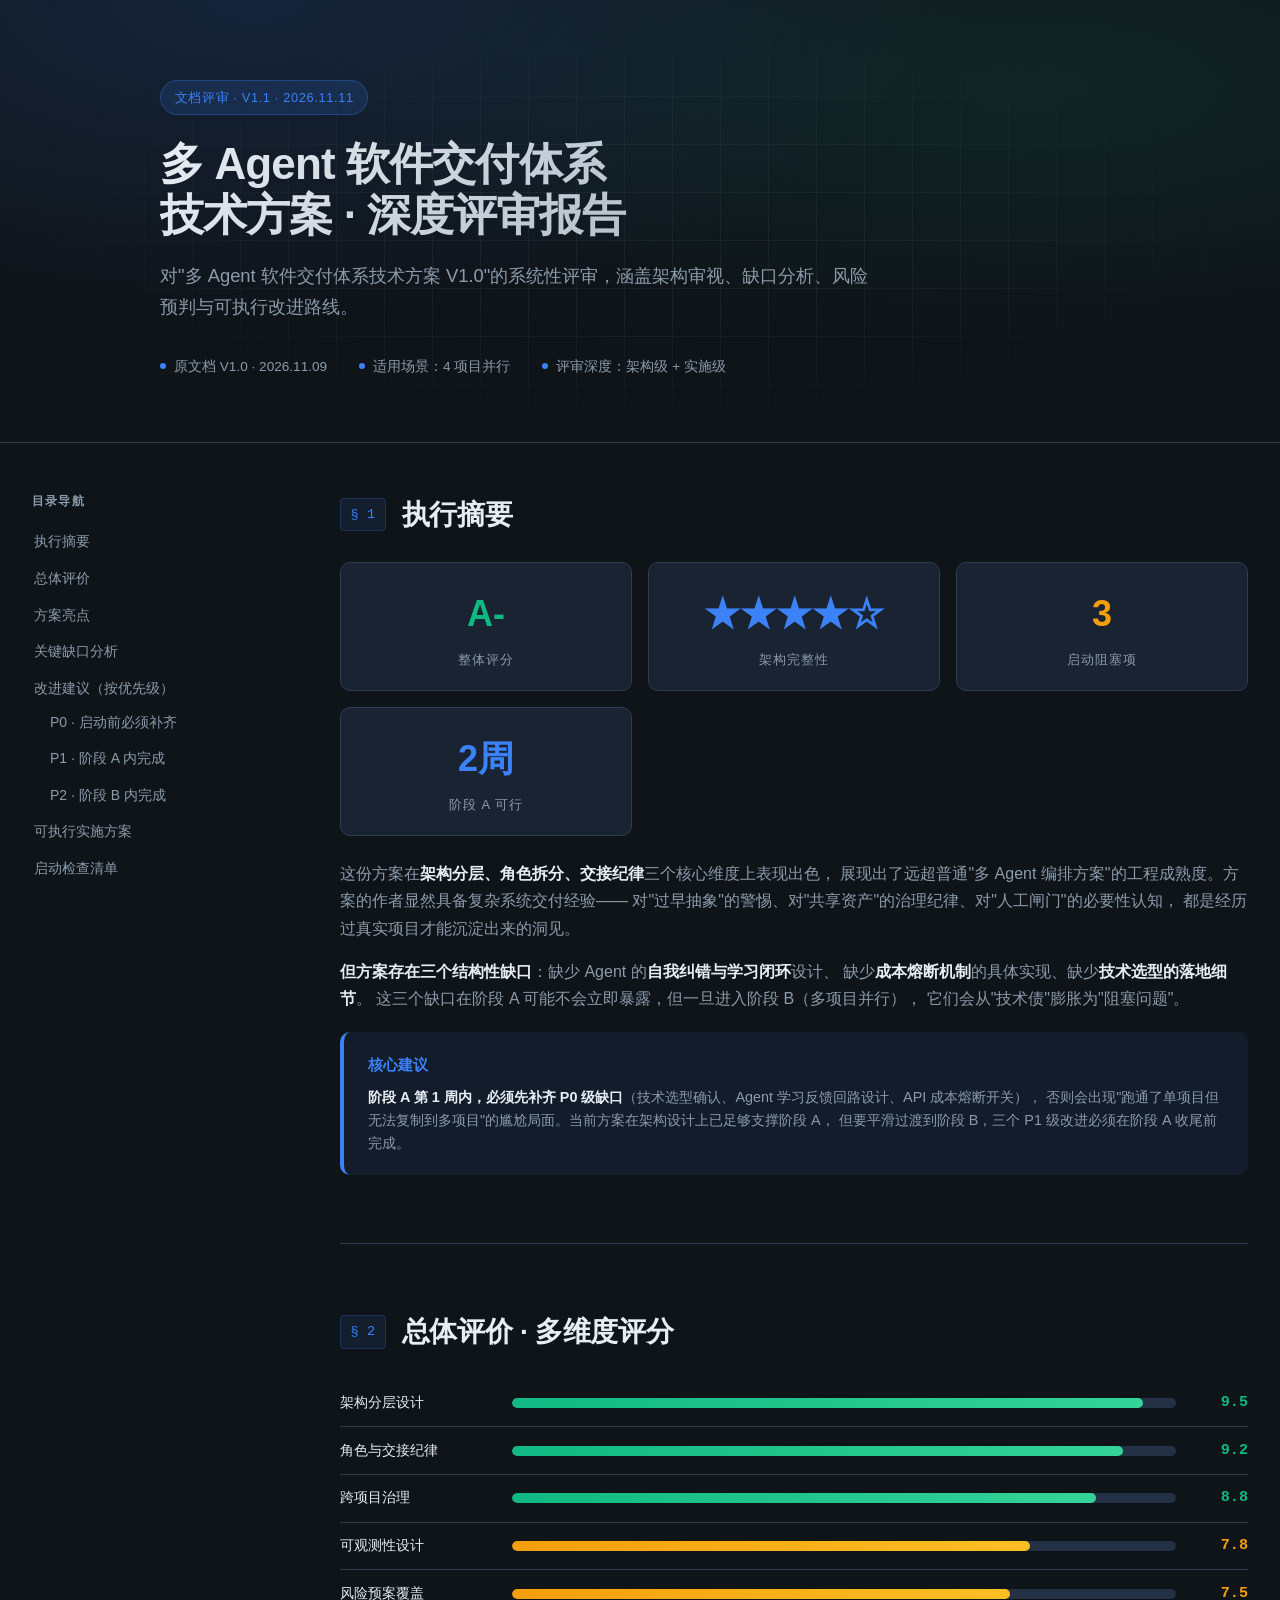
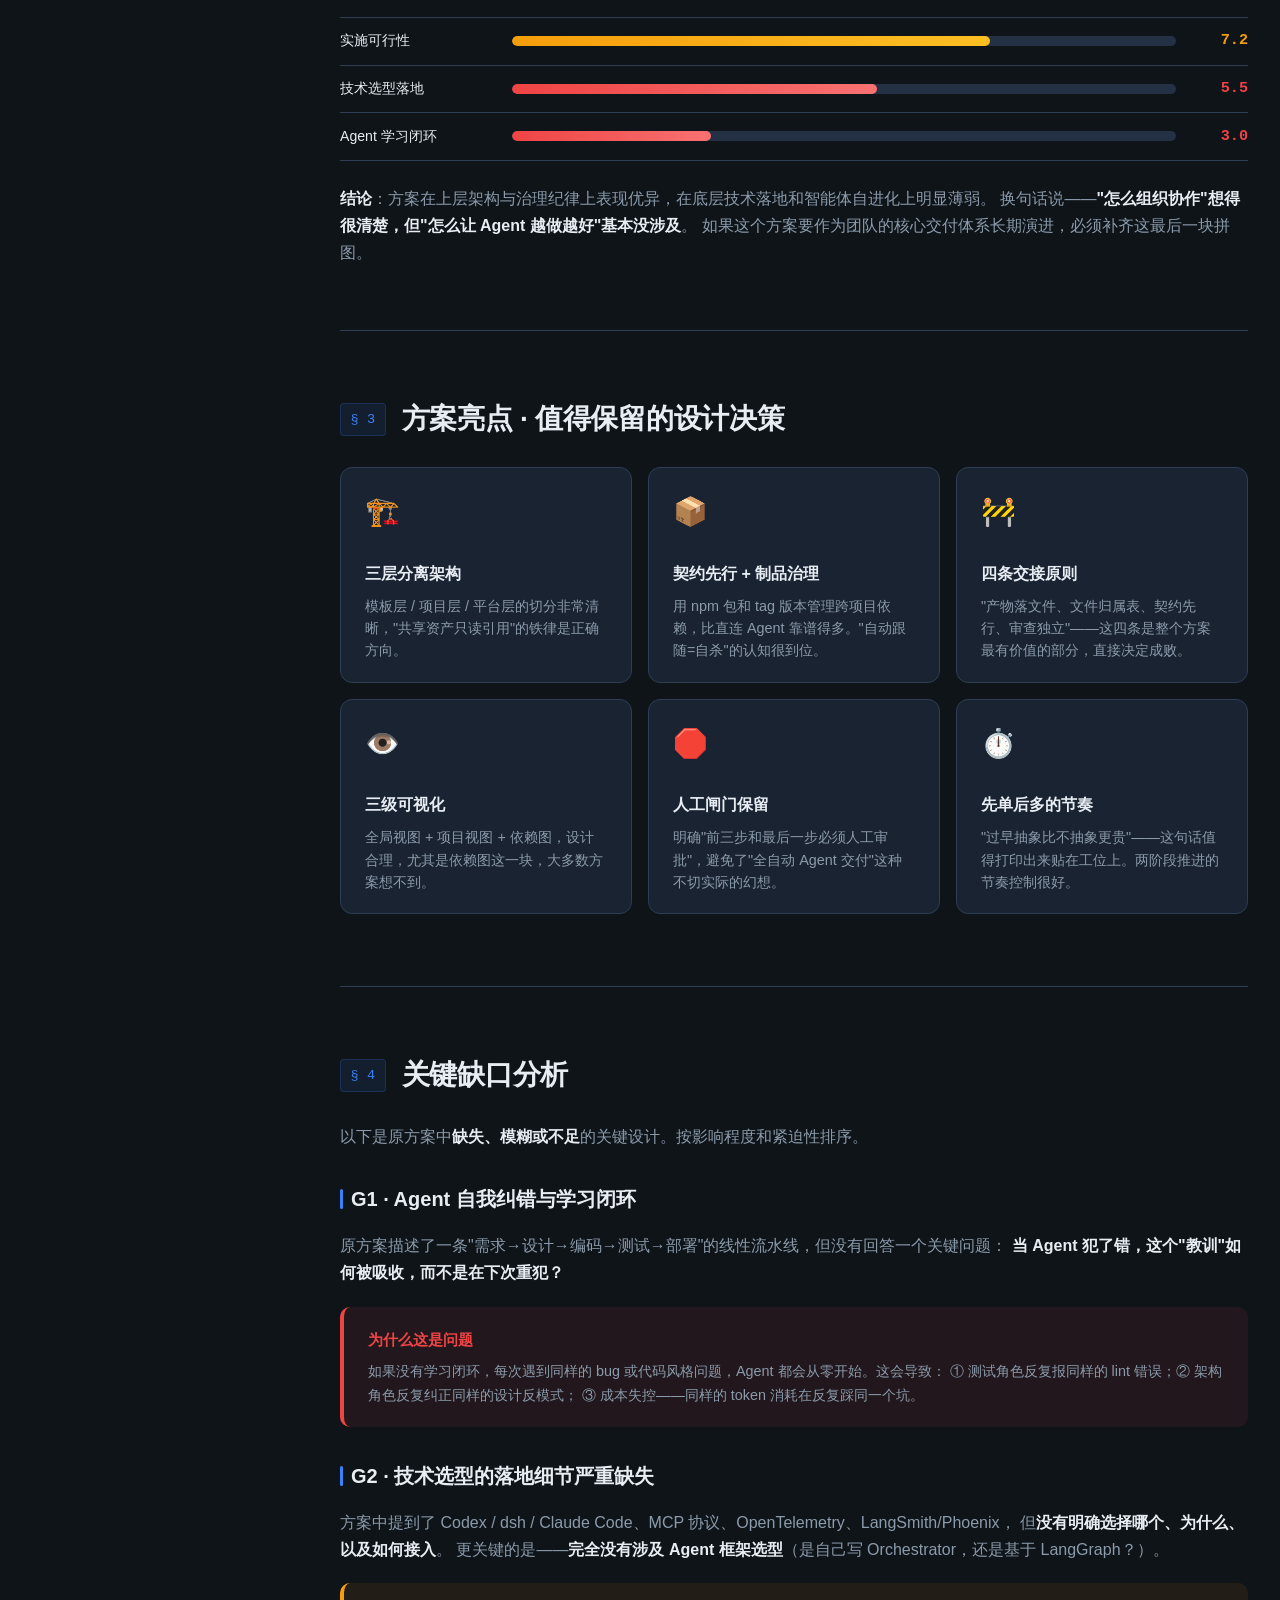
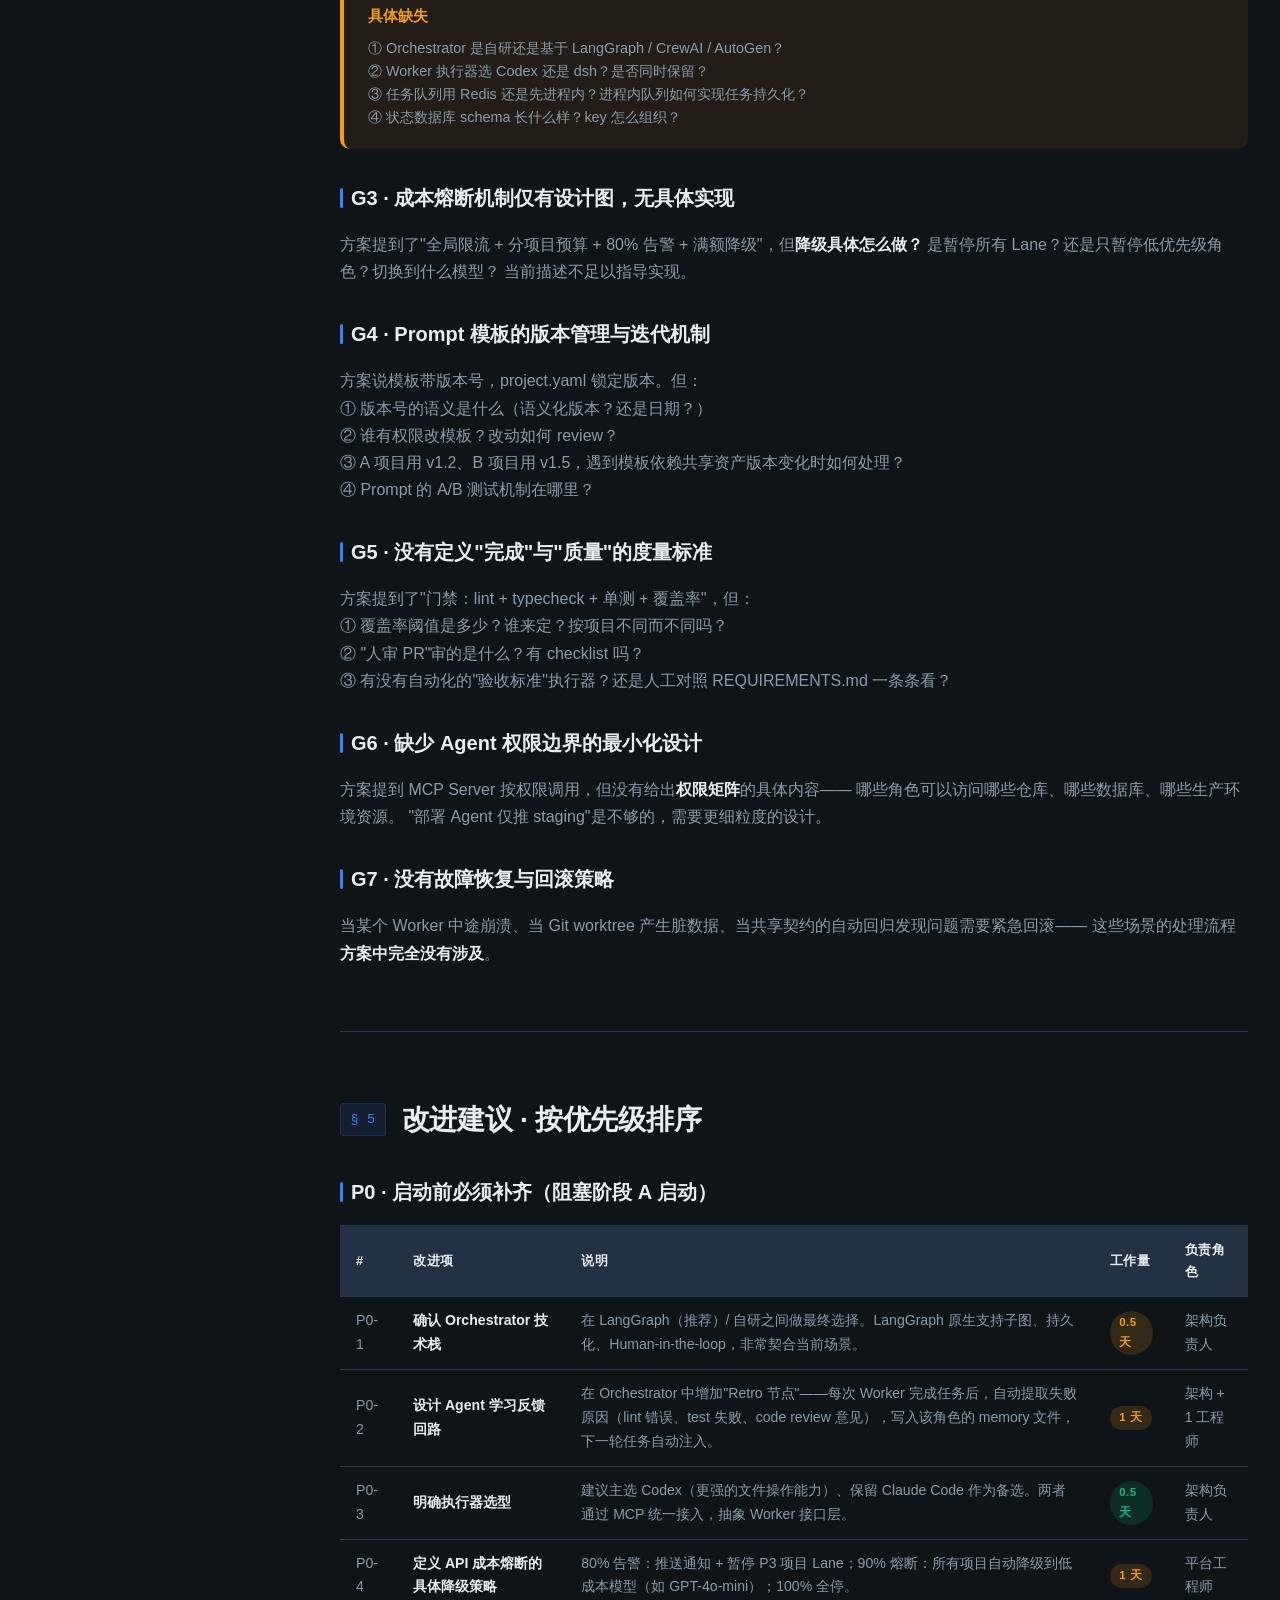
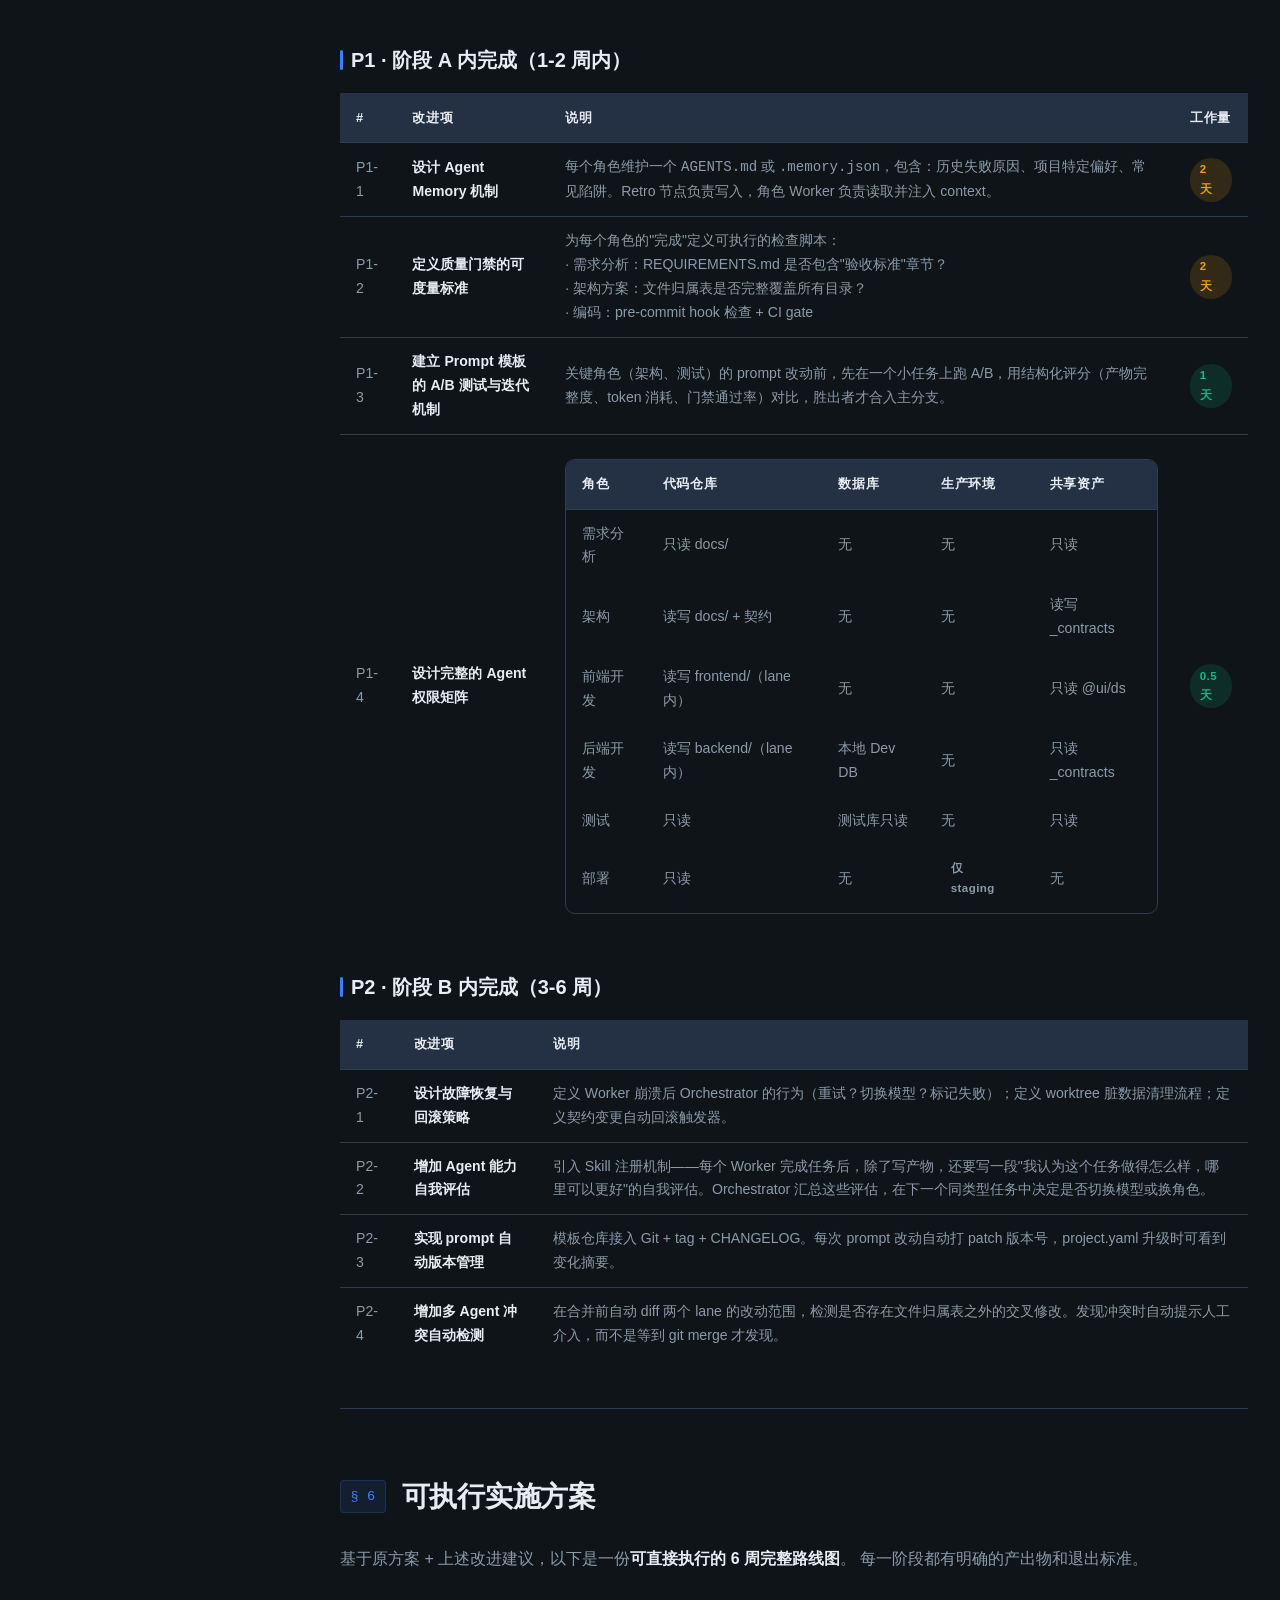
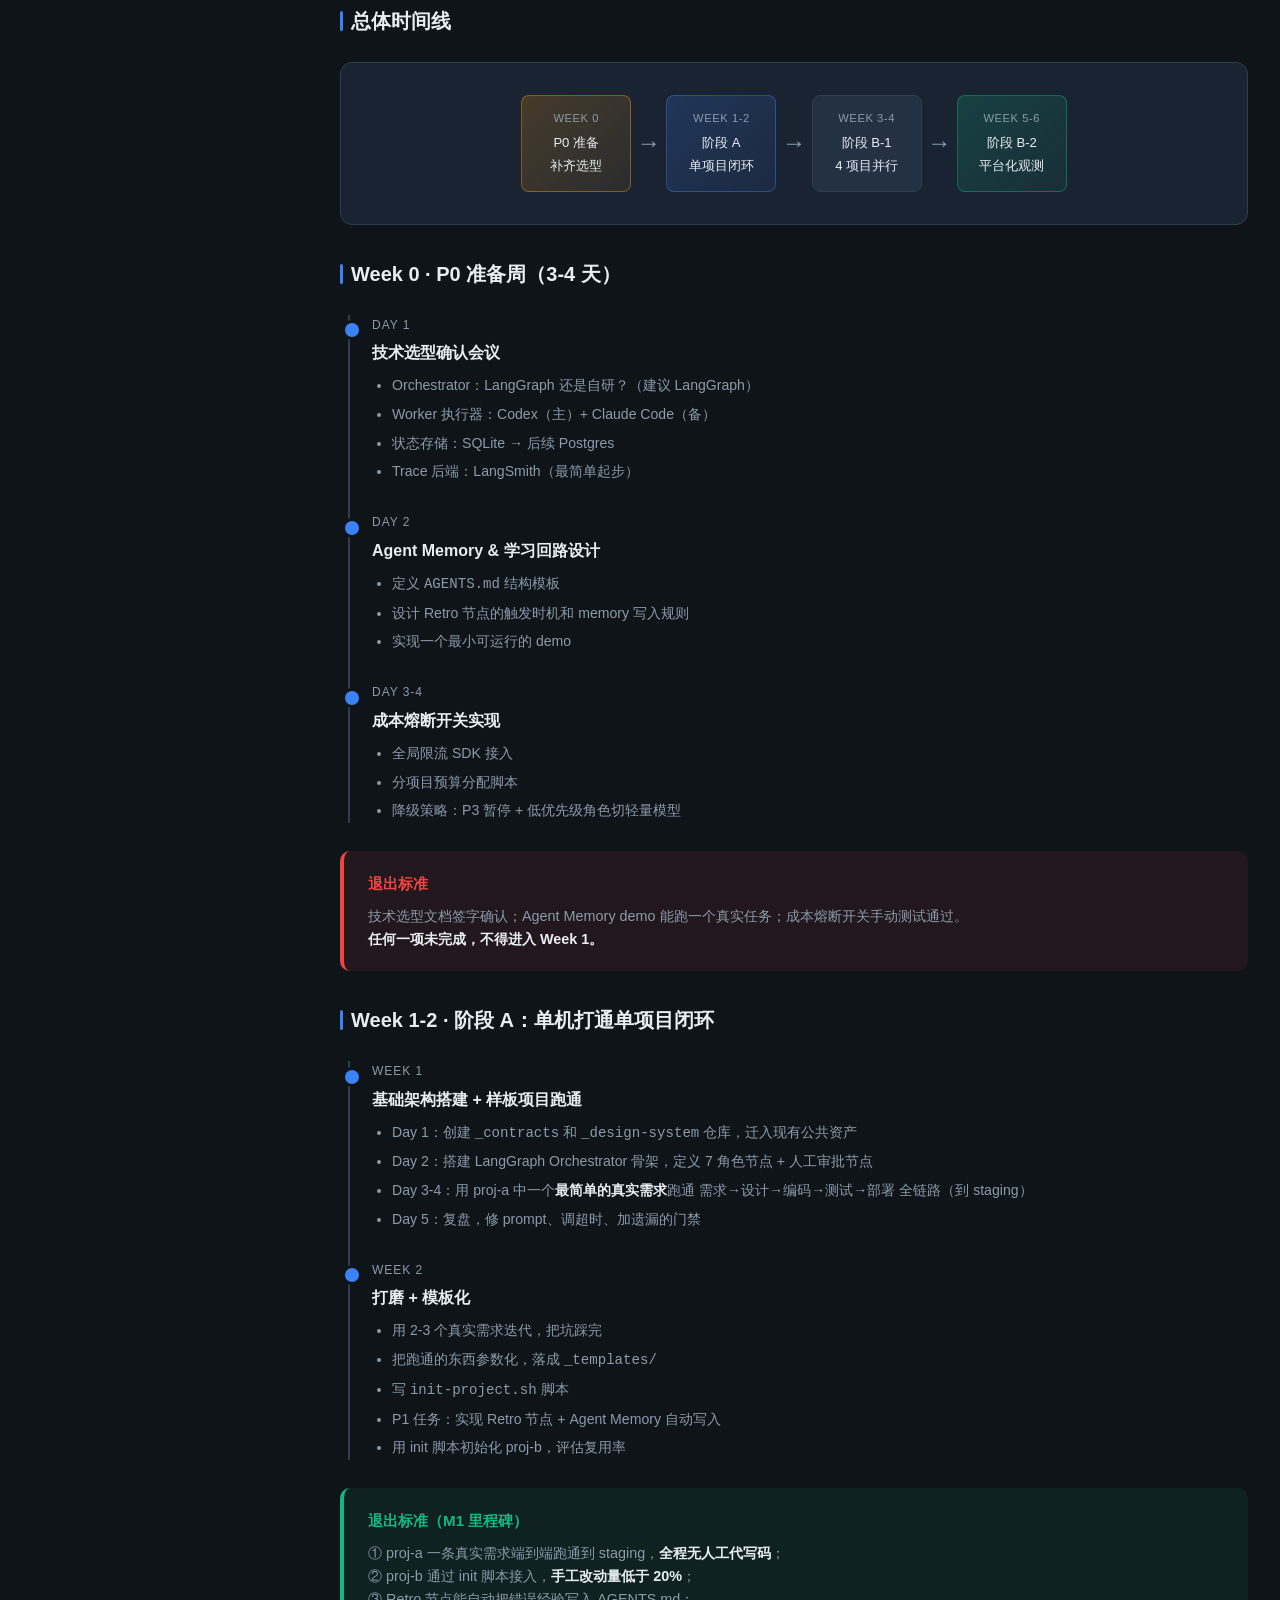
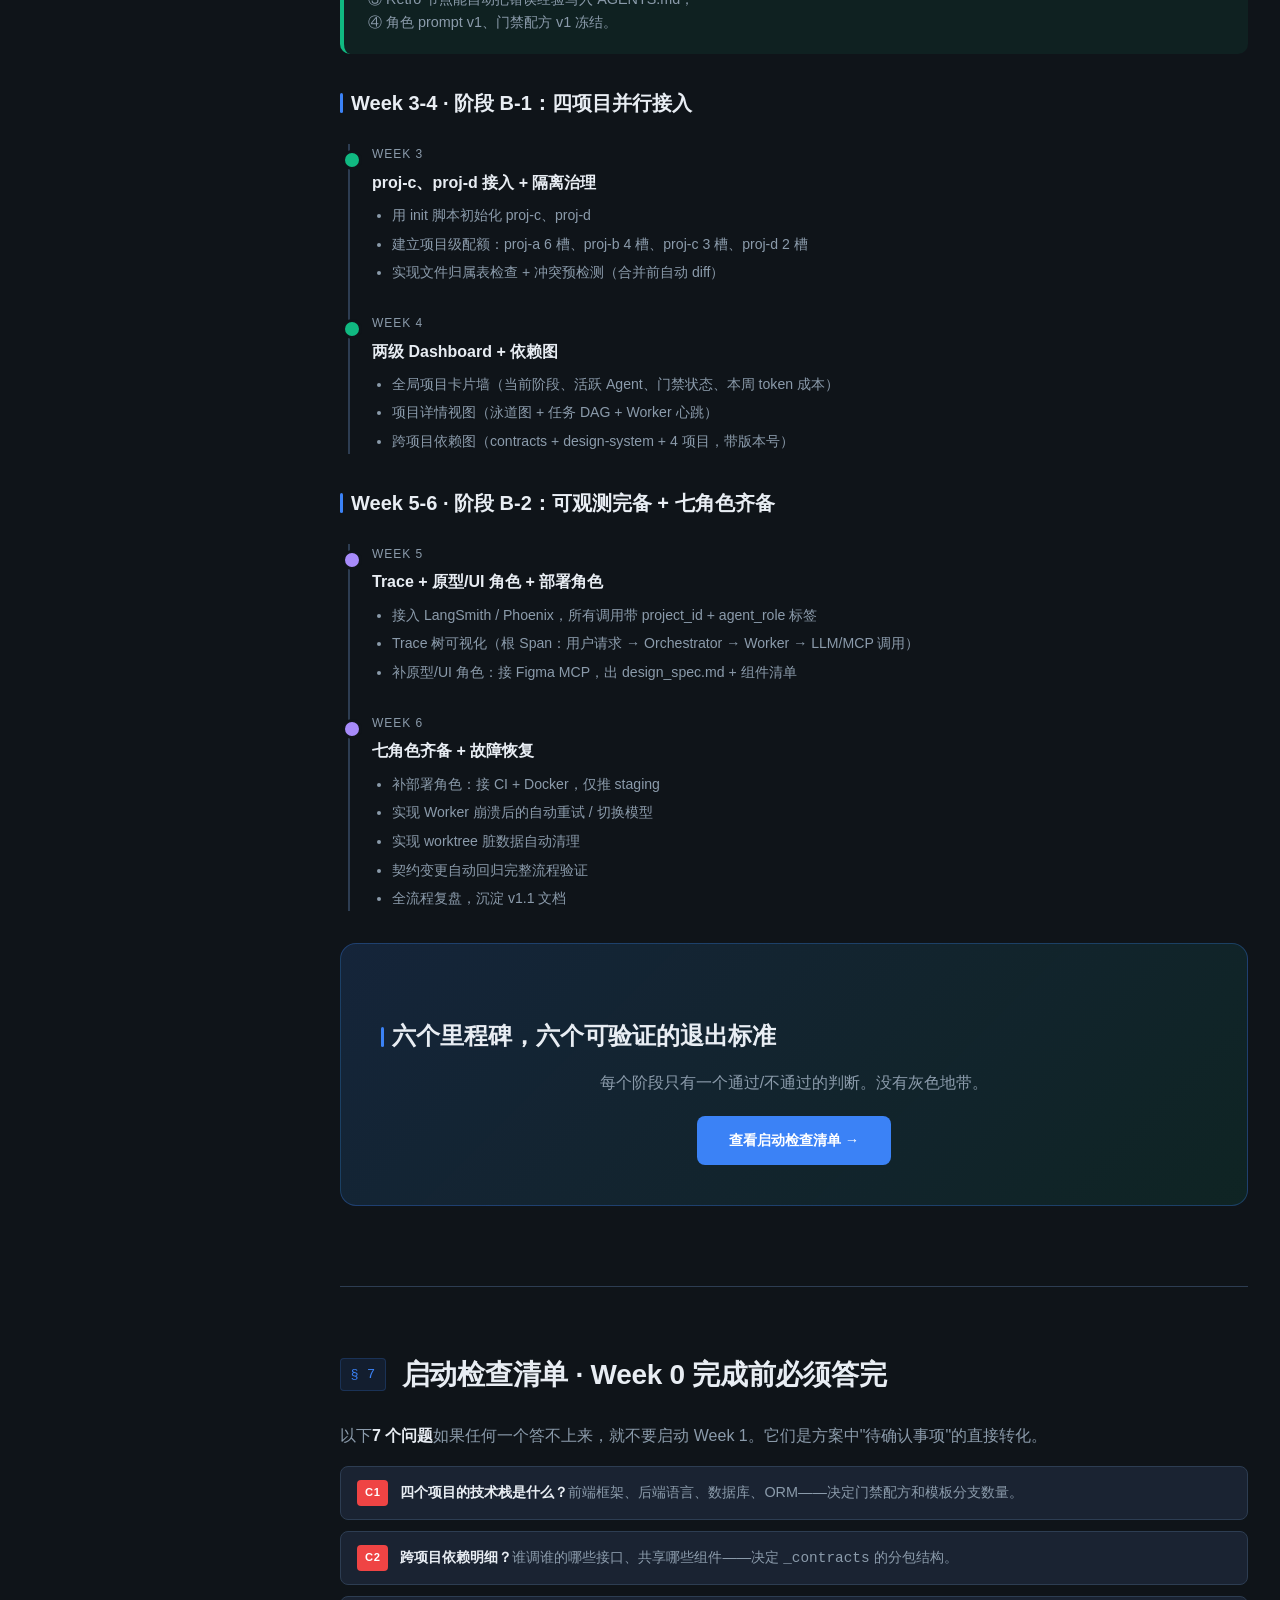
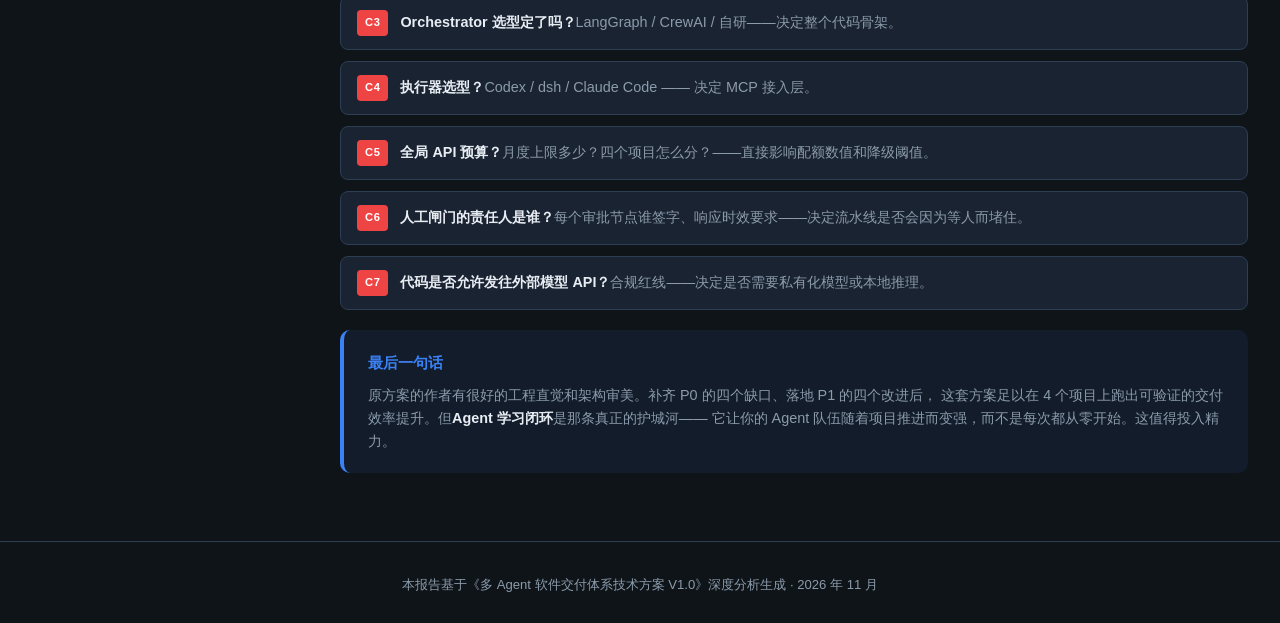
<file: multi-agent-review/multi-agent-review.html>
<!-- Generated by Trae Work -->
<!DOCTYPE html>
<html lang="zh-CN">
<head>
<meta charset="UTF-8">
<meta name="viewport" content="width=device-width, initial-scale=1.0">
<title>多 Agent 软件交付体系技术方案 · 评审与可执行方案</title>
<style>
:root {
  --bg: #0f1419;
  --bg2: #1a2332;
  --bg3: #243044;
  --ink: #e8edf3;
  --muted: #8b9bab;
  --rule: #2d3d52;
  --accent: #3b82f6;
  --accent2: #10b981;
  --warn: #f59e0b;
  --danger: #ef4444;
  --purple: #a78bfa;
}

* { margin: 0; padding: 0; box-sizing: border-box; }

@font-face {
  font-family: 'Inter';
  src: local('Segoe UI'), local('Inter'), local('PingFang SC'), local('Microsoft YaHei');
}

html { scroll-behavior: smooth; }

body {
  font-family: 'Inter', 'Segoe UI', 'PingFang SC', 'Microsoft YaHei', sans-serif;
  background: var(--bg);
  color: var(--ink);
  font-size: 16px;
  line-height: 1.7;
  -webkit-font-smoothing: antialiased;
}

/* Hero Section */
.hero {
  position: relative;
  padding: 5rem 2rem 4rem;
  background: 
    radial-gradient(ellipse at 20% 0%, rgba(59,130,246,0.15) 0%, transparent 50%),
    radial-gradient(ellipse at 80% 20%, rgba(16,185,129,0.1) 0%, transparent 50%),
    var(--bg);
  border-bottom: 1px solid var(--rule);
  overflow: hidden;
}

.hero::before {
  content: '';
  position: absolute;
  inset: 0;
  background-image: 
    linear-gradient(rgba(45,61,82,0.3) 1px, transparent 1px),
    linear-gradient(90deg, rgba(45,61,82,0.3) 1px, transparent 1px);
  background-size: 48px 48px;
  mask-image: radial-gradient(ellipse at center, black 30%, transparent 70%);
  pointer-events: none;
}

.hero-content {
  max-width: 960px;
  margin: 0 auto;
  position: relative;
  z-index: 1;
}

.hero-badge {
  display: inline-block;
  padding: 0.35rem 0.85rem;
  background: rgba(59,130,246,0.15);
  border: 1px solid rgba(59,130,246,0.3);
  border-radius: 999px;
  font-size: 0.8rem;
  color: var(--accent);
  margin-bottom: 1.5rem;
  letter-spacing: 0.05em;
}

.hero h1 {
  font-size: 2.75rem;
  font-weight: 800;
  line-height: 1.15;
  letter-spacing: -0.02em;
  margin-bottom: 1.25rem;
  background: linear-gradient(135deg, var(--ink) 0%, var(--muted) 100%);
  -webkit-background-clip: text;
  -webkit-text-fill-color: transparent;
  background-clip: text;
}

.hero-subtitle {
  font-size: 1.15rem;
  color: var(--muted);
  max-width: 720px;
  margin-bottom: 2rem;
}

.hero-meta {
  display: flex;
  gap: 2rem;
  flex-wrap: wrap;
  font-size: 0.85rem;
  color: var(--muted);
}

.hero-meta span { display: flex; align-items: center; gap: 0.5rem; }
.hero-meta span::before {
  content: '';
  width: 6px;
  height: 6px;
  border-radius: 50%;
  background: var(--accent);
}

/* TOC Sidebar */
.layout {
  display: grid;
  grid-template-columns: 260px 1fr;
  gap: 3rem;
  max-width: 1280px;
  margin: 0 auto;
  padding: 3rem 2rem;
}

.toc {
  position: sticky;
  top: 2rem;
  align-self: start;
  font-size: 0.875rem;
}

.toc h3 {
  font-size: 0.75rem;
  text-transform: uppercase;
  letter-spacing: 0.1em;
  color: var(--muted);
  margin-bottom: 1rem;
  font-weight: 600;
}

.toc ul { list-style: none; }
.toc ul ul { padding-left: 1rem; margin-top: 0.25rem; }

.toc li { margin-bottom: 0.4rem; }

.toc a {
  color: var(--muted);
  text-decoration: none;
  transition: color 0.2s;
  display: block;
  padding: 0.2rem 0;
  border-left: 2px solid transparent;
  padding-left: 0.75rem;
  margin-left: -0.75rem;
}

.toc a:hover { color: var(--ink); border-left-color: var(--accent); }

/* Main Content */
.content { min-width: 0; }

.section {
  margin-bottom: 4rem;
  padding-bottom: 3rem;
  border-bottom: 1px solid var(--rule);
}

.section:last-child { border-bottom: none; margin-bottom: 0; padding-bottom: 0; }

.section-header {
  display: flex;
  align-items: center;
  gap: 1rem;
  margin-bottom: 1.5rem;
}

.section-num {
  font-family: 'Consolas', 'Monaco', monospace;
  font-size: 0.85rem;
  color: var(--accent);
  background: rgba(59,130,246,0.1);
  padding: 0.25rem 0.6rem;
  border-radius: 4px;
  border: 1px solid rgba(59,130,246,0.2);
}

.section h2 {
  font-size: 1.75rem;
  font-weight: 700;
  letter-spacing: -0.01em;
}

.section h3 {
  font-size: 1.25rem;
  font-weight: 600;
  margin: 2rem 0 1rem;
  color: var(--ink);
  display: flex;
  align-items: center;
  gap: 0.5rem;
}

.section h3::before {
  content: '';
  width: 3px;
  height: 1.25rem;
  background: var(--accent);
  border-radius: 2px;
}

.section h4 {
  font-size: 1.05rem;
  font-weight: 600;
  margin: 1.5rem 0 0.75rem;
  color: var(--muted);
}

.section p { margin-bottom: 1rem; color: var(--muted); }
.section strong { color: var(--ink); font-weight: 600; }

/* Card Components */
.card-grid {
  display: grid;
  grid-template-columns: repeat(auto-fill, minmax(280px, 1fr));
  gap: 1rem;
  margin: 1.5rem 0;
}

.card {
  background: var(--bg2);
  border: 1px solid var(--rule);
  border-radius: 12px;
  padding: 1.25rem 1.5rem;
  transition: border-color 0.2s, transform 0.2s;
}

.card:hover {
  border-color: rgba(59,130,246,0.4);
  transform: translateY(-2px);
}

.card-icon {
  font-size: 1.75rem;
  margin-bottom: 0.75rem;
}

.card h4 {
  color: var(--ink);
  font-size: 1rem;
  margin-bottom: 0.5rem;
  border-left: none;
  padding: 0;
}

.card p {
  font-size: 0.9rem;
  margin: 0;
  line-height: 1.55;
}

/* Status Cards */
.status-row {
  display: grid;
  grid-template-columns: repeat(auto-fit, minmax(220px, 1fr));
  gap: 1rem;
  margin: 1.5rem 0;
}

.status-card {
  background: var(--bg2);
  border: 1px solid var(--rule);
  border-radius: 10px;
  padding: 1.25rem;
  text-align: center;
}

.status-num {
  font-size: 2.25rem;
  font-weight: 800;
  margin-bottom: 0.25rem;
}

.status-label {
  font-size: 0.8rem;
  color: var(--muted);
  text-transform: uppercase;
  letter-spacing: 0.08em;
}

.status-excellent .status-num { color: var(--accent2); }
.status-good .status-num { color: var(--accent); }
.status-moderate .status-num { color: var(--warn); }
.status-needs .status-num { color: var(--danger); }

/* Tables */
.table-wrap {
  overflow-x: auto;
  max-height: 600px;
  margin: 1.5rem 0;
  border-radius: 10px;
  border: 1px solid var(--rule);
}

table {
  width: 100%;
  border-collapse: collapse;
  font-size: 0.88rem;
}

thead {
  position: sticky;
  top: 0;
  z-index: 1;
}

th {
  background: var(--bg3);
  color: var(--ink);
  font-weight: 600;
  text-align: left;
  padding: 0.85rem 1rem;
  border-bottom: 1px solid var(--rule);
  font-size: 0.8rem;
  text-transform: uppercase;
  letter-spacing: 0.05em;
}

td {
  padding: 0.75rem 1rem;
  border-bottom: 1px solid var(--rule);
  color: var(--muted);
}

tr:last-child td { border-bottom: none; }
tr:hover td { background: rgba(59,130,246,0.04); }

.tag {
  display: inline-block;
  padding: 0.15rem 0.6rem;
  border-radius: 999px;
  font-size: 0.72rem;
  font-weight: 600;
  letter-spacing: 0.04em;
}

.tag-high { background: rgba(239,68,68,0.15); color: var(--danger); }
.tag-mid { background: rgba(245,158,11,0.15); color: var(--warn); }
.tag-low { background: rgba(16,185,129,0.15); color: var(--accent2); }
.tag-info { background: rgba(59,130,246,0.15); color: var(--accent); }

/* Callouts */
.callout {
  border-radius: 10px;
  padding: 1.25rem 1.5rem;
  margin: 1.25rem 0;
  border-left: 4px solid;
}

.callout h4 {
  margin: 0 0 0.5rem;
  font-size: 0.95rem;
  text-transform: none;
  letter-spacing: 0;
}

.callout p { margin: 0; font-size: 0.9rem; line-height: 1.6; }

.callout-strong {
  background: rgba(59,130,246,0.08);
  border-color: var(--accent);
}

.callout-strong h4 { color: var(--accent); }

.callout-warn {
  background: rgba(245,158,11,0.08);
  border-color: var(--warn);
}

.callout-warn h4 { color: var(--warn); }

.callout-danger {
  background: rgba(239,68,68,0.08);
  border-color: var(--danger);
}

.callout-danger h4 { color: var(--danger); }

.callout-success {
  background: rgba(16,185,129,0.08);
  border-color: var(--accent2);
}

.callout-success h4 { color: var(--accent2); }

/* Code Block */
.code-block {
  background: #0a0e14;
  border: 1px solid var(--rule);
  border-radius: 10px;
  padding: 1.25rem 1.5rem;
  margin: 1.25rem 0;
  font-family: 'Consolas', 'Fira Code', monospace;
  font-size: 0.82rem;
  line-height: 1.65;
  overflow-x: auto;
  color: #c8d6e5;
  white-space: pre;
}

/* Flow Diagram */
.flow-container {
  background: var(--bg2);
  border: 1px solid var(--rule);
  border-radius: 12px;
  padding: 2rem;
  margin: 1.5rem 0;
  overflow-x: auto;
}

.flow {
  display: flex;
  align-items: center;
  gap: 0;
  min-width: max-content;
  justify-content: center;
}

.flow-node {
  background: var(--bg3);
  border: 1px solid var(--rule);
  border-radius: 8px;
  padding: 0.85rem 1.25rem;
  min-width: 110px;
  text-align: center;
  font-size: 0.82rem;
  color: var(--ink);
}

.flow-node .fn-label {
  font-size: 0.7rem;
  color: var(--muted);
  text-transform: uppercase;
  letter-spacing: 0.05em;
  margin-bottom: 0.25rem;
}

.flow-node.accent {
  background: linear-gradient(135deg, rgba(59,130,246,0.2), rgba(59,130,246,0.08));
  border-color: rgba(59,130,246,0.4);
}

.flow-node.success {
  background: linear-gradient(135deg, rgba(16,185,129,0.2), rgba(16,185,129,0.08));
  border-color: rgba(16,185,129,0.4);
}

.flow-node.warn {
  background: linear-gradient(135deg, rgba(245,158,11,0.2), rgba(245,158,11,0.08));
  border-color: rgba(245,158,11,0.4);
}

.flow-node.danger {
  background: linear-gradient(135deg, rgba(239,68,68,0.2), rgba(239,68,68,0.08));
  border-color: rgba(239,68,68,0.4);
}

.flow-arrow {
  color: var(--muted);
  font-size: 1.5rem;
  padding: 0 0.35rem;
}

/* Timeline */
.timeline {
  position: relative;
  padding-left: 2rem;
  margin: 1.5rem 0;
}

.timeline::before {
  content: '';
  position: absolute;
  left: 0.5rem;
  top: 0;
  bottom: 0;
  width: 2px;
  background: var(--rule);
}

.timeline-item {
  position: relative;
  margin-bottom: 1.75rem;
}

.timeline-item::before {
  content: '';
  position: absolute;
  left: -1.875rem;
  top: 0.35rem;
  width: 14px;
  height: 14px;
  border-radius: 50%;
  background: var(--accent);
  border: 3px solid var(--bg);
  z-index: 1;
}

.timeline-item.phase-a::before { background: var(--accent); }
.timeline-item.phase-b::before { background: var(--accent2); }
.timeline-item.phase-c::before { background: var(--purple); }

.timeline-time {
  font-size: 0.75rem;
  color: var(--muted);
  text-transform: uppercase;
  letter-spacing: 0.08em;
  margin-bottom: 0.25rem;
}

.timeline h4 {
  color: var(--ink);
  margin: 0 0 0.5rem;
  font-size: 1rem;
}

.timeline ul {
  padding-left: 1.25rem;
  font-size: 0.88rem;
  color: var(--muted);
}

.timeline li { margin-bottom: 0.3rem; }

/* Action Items List */
.action-list {
  list-style: none;
  margin: 1rem 0;
}

.action-list li {
  display: flex;
  align-items: flex-start;
  gap: 0.75rem;
  padding: 0.85rem 1rem;
  background: var(--bg2);
  border: 1px solid var(--rule);
  border-radius: 8px;
  margin-bottom: 0.65rem;
}

.action-list .action-priority {
  flex-shrink: 0;
  font-size: 0.7rem;
  font-weight: 700;
  padding: 0.2rem 0.5rem;
  border-radius: 4px;
  text-transform: uppercase;
  letter-spacing: 0.05em;
}

.action-list.priority-critical .action-priority { background: var(--danger); color: white; }
.action-list.priority-high .action-priority { background: var(--warn); color: var(--bg); }
.action-list.priority-medium .action-priority { background: var(--accent); color: white; }

.action-text { font-size: 0.9rem; color: var(--muted); flex: 1; }

/* Rating */
.rating-row {
  display: flex;
  align-items: center;
  gap: 0.75rem;
  padding: 0.65rem 0;
  border-bottom: 1px solid var(--rule);
}

.rating-row:last-child { border-bottom: none; }

.rating-label {
  flex: 0 0 160px;
  font-size: 0.88rem;
  color: var(--ink);
}

.rating-bar {
  flex: 1;
  height: 10px;
  background: var(--bg3);
  border-radius: 5px;
  overflow: hidden;
}

.rating-fill {
  height: 100%;
  border-radius: 5px;
  transition: width 0.5s ease;
}

.rating-fill.high { background: linear-gradient(90deg, var(--accent2), #34d399); }
.rating-fill.mid { background: linear-gradient(90deg, var(--warn), #fbbf24); }
.rating-fill.low { background: linear-gradient(90deg, var(--danger), #f87171); }

.rating-score {
  flex: 0 0 60px;
  text-align: right;
  font-family: 'Consolas', monospace;
  font-weight: 700;
  font-size: 0.95rem;
}

/* Comparison Grid */
.compare-grid {
  display: grid;
  grid-template-columns: 1fr 1fr;
  gap: 1rem;
  margin: 1.5rem 0;
}

.compare-col {
  background: var(--bg2);
  border: 1px solid var(--rule);
  border-radius: 12px;
  padding: 1.5rem;
}

.compare-col h4 {
  margin-bottom: 1rem;
  font-size: 1rem;
  padding-bottom: 0.5rem;
  border-bottom: 2px solid;
}

.compare-col.good h4 { color: var(--accent2); border-color: var(--accent2); }
.compare-col.bad h4 { color: var(--danger); border-color: var(--danger); }

.compare-col ul { padding-left: 1.1rem; font-size: 0.88rem; color: var(--muted); }
.compare-col li { margin-bottom: 0.5rem; }

/* Visual CTA */
.cta-box {
  background: linear-gradient(135deg, rgba(59,130,246,0.15), rgba(16,185,129,0.1));
  border: 1px solid rgba(59,130,246,0.3);
  border-radius: 16px;
  padding: 2.5rem;
  margin: 2rem 0;
  text-align: center;
}

.cta-box h3 {
  font-size: 1.5rem;
  color: var(--ink);
  margin-bottom: 0.75rem;
  border: none;
}

.cta-box p { margin-bottom: 1.25rem; }

.cta-btn {
  display: inline-block;
  padding: 0.75rem 2rem;
  background: var(--accent);
  color: white;
  text-decoration: none;
  border-radius: 8px;
  font-weight: 600;
  font-size: 0.9rem;
  transition: transform 0.2s, box-shadow 0.2s;
}

.cta-btn:hover {
  transform: translateY(-2px);
  box-shadow: 0 8px 24px rgba(59,130,246,0.3);
}

/* Footer */
.footer {
  border-top: 1px solid var(--rule);
  padding: 2rem;
  text-align: center;
  color: var(--muted);
  font-size: 0.82rem;
}

/* Responsive */
@media (max-width: 900px) {
  .layout {
    grid-template-columns: 1fr;
    padding: 2rem 1.25rem;
  }
  .toc {
    position: relative;
    top: 0;
    order: -1;
  }
  .hero h1 { font-size: 2rem; }
  .compare-grid { grid-template-columns: 1fr; }
  .flow { flex-wrap: wrap; gap: 0.5rem; }
  .flow-arrow { transform: rotate(90deg); }
}

@media (max-width: 600px) {
  .hero { padding: 3rem 1.25rem 2rem; }
  .hero h1 { font-size: 1.75rem; }
  .status-row { grid-template-columns: repeat(2, 1fr); }
}
</style>
</head>
<body>

<!-- Hero -->
<header class="hero">
  <div class="hero-content">
    <span class="hero-badge">文档评审 · V1.1 · 2026.11.11</span>
    <h1>多 Agent 软件交付体系<br>技术方案 · 深度评审报告</h1>
    <p class="hero-subtitle">
      对"多 Agent 软件交付体系技术方案 V1.0"的系统性评审，涵盖架构审视、缺口分析、风险预判与可执行改进路线。
    </p>
    <div class="hero-meta">
      <span>原文档 V1.0 · 2026.11.09</span>
      <span>适用场景：4 项目并行</span>
      <span>评审深度：架构级 + 实施级</span>
    </div>
  </div>
</header>

<!-- Main Layout -->
<div class="layout">

  <!-- TOC Sidebar -->
  <aside class="toc">
    <h3>目录导航</h3>
    <ul>
      <li><a href="#exec-summary">执行摘要</a></li>
      <li><a href="#overall-assessment">总体评价</a></li>
      <li><a href="#strengths">方案亮点</a></li>
      <li><a href="#gaps">关键缺口分析</a></li>
      <li><a href="#improvements">改进建议（按优先级）</a>
        <ul>
          <li><a href="#imp-p0">P0 · 启动前必须补齐</a></li>
          <li><a href="#imp-p1">P1 · 阶段 A 内完成</a></li>
          <li><a href="#imp-p2">P2 · 阶段 B 内完成</a></li>
        </ul>
      </li>
      <li><a href="#executable-plan">可执行实施方案</a></li>
      <li><a href="#checklist">启动检查清单</a></li>
    </ul>
  </aside>

  <!-- Main Content -->
  <main class="content">

    <!-- Executive Summary -->
    <section class="section" id="exec-summary">
      <div class="section-header">
        <span class="section-num">§ 1</span>
        <h2>执行摘要</h2>
      </div>

      <div class="status-row">
        <div class="status-card status-excellent">
          <div class="status-num">A-</div>
          <div class="status-label">整体评分</div>
        </div>
        <div class="status-card status-good">
          <div class="status-num">★★★★☆</div>
          <div class="status-label">架构完整性</div>
        </div>
        <div class="status-card status-moderate">
          <div class="status-num">3</div>
          <div class="status-label">启动阻塞项</div>
        </div>
        <div class="status-card status-good">
          <div class="status-num">2周</div>
          <div class="status-label">阶段 A 可行</div>
        </div>
      </div>

      <p>
        这份方案在<strong>架构分层、角色拆分、交接纪律</strong>三个核心维度上表现出色，
        展现出了远超普通"多 Agent 编排方案"的工程成熟度。方案的作者显然具备复杂系统交付经验——
        对"过早抽象"的警惕、对"共享资产"的治理纪律、对"人工闸门"的必要性认知，
        都是经历过真实项目才能沉淀出来的洞见。
      </p>

      <p>
        <strong>但方案存在三个结构性缺口</strong>：缺少 Agent 的<strong>自我纠错与学习闭环</strong>设计、
        缺少<strong>成本熔断机制</strong>的具体实现、缺少<strong>技术选型的落地细节</strong>。
        这三个缺口在阶段 A 可能不会立即暴露，但一旦进入阶段 B（多项目并行），
        它们会从"技术债"膨胀为"阻塞问题"。
      </p>

      <div class="callout callout-strong">
        <h4>核心建议</h4>
        <p><strong>阶段 A 第 1 周内，必须先补齐 P0 级缺口</strong>（技术选型确认、Agent 学习反馈回路设计、API 成本熔断开关），
        否则会出现"跑通了单项目但无法复制到多项目"的尴尬局面。当前方案在架构设计上已足够支撑阶段 A，
        但要平滑过渡到阶段 B，三个 P1 级改进必须在阶段 A 收尾前完成。</p>
      </div>
    </section>

    <!-- Overall Assessment -->
    <section class="section" id="overall-assessment">
      <div class="section-header">
        <span class="section-num">§ 2</span>
        <h2>总体评价 · 多维度评分</h2>
      </div>

      <div class="rating-row">
        <span class="rating-label">架构分层设计</span>
        <div class="rating-bar"><div class="rating-fill high" style="width:95%"></div></div>
        <span class="rating-score" style="color:var(--accent2)">9.5</span>
      </div>
      <div class="rating-row">
        <span class="rating-label">角色与交接纪律</span>
        <div class="rating-bar"><div class="rating-fill high" style="width:92%"></div></div>
        <span class="rating-score" style="color:var(--accent2)">9.2</span>
      </div>
      <div class="rating-row">
        <span class="rating-label">跨项目治理</span>
        <div class="rating-bar"><div class="rating-fill high" style="width:88%"></div></div>
        <span class="rating-score" style="color:var(--accent2)">8.8</span>
      </div>
      <div class="rating-row">
        <span class="rating-label">可观测性设计</span>
        <div class="rating-bar"><div class="rating-fill mid" style="width:78%"></div></div>
        <span class="rating-score" style="color:var(--warn)">7.8</span>
      </div>
      <div class="rating-row">
        <span class="rating-label">风险预案覆盖</span>
        <div class="rating-bar"><div class="rating-fill mid" style="width:75%"></div></div>
        <span class="rating-score" style="color:var(--warn)">7.5</span>
      </div>
      <div class="rating-row">
        <span class="rating-label">实施可行性</span>
        <div class="rating-bar"><div class="rating-fill mid" style="width:72%"></div></div>
        <span class="rating-score" style="color:var(--warn)">7.2</span>
      </div>
      <div class="rating-row">
        <span class="rating-label">技术选型落地</span>
        <div class="rating-bar"><div class="rating-fill low" style="width:55%"></div></div>
        <span class="rating-score" style="color:var(--danger)">5.5</span>
      </div>
      <div class="rating-row">
        <span class="rating-label">Agent 学习闭环</span>
        <div class="rating-bar"><div class="rating-fill low" style="width:30%"></div></div>
        <span class="rating-score" style="color:var(--danger)">3.0</span>
      </div>

      <p style="margin-top:1.5rem">
        <strong>结论</strong>：方案在上层架构与治理纪律上表现优异，在底层技术落地和智能体自进化上明显薄弱。
        换句话说——<strong>"怎么组织协作"想得很清楚，但"怎么让 Agent 越做越好"基本没涉及</strong>。
        如果这个方案要作为团队的核心交付体系长期演进，必须补齐这最后一块拼图。
      </p>
    </section>

    <!-- Strengths -->
    <section class="section" id="strengths">
      <div class="section-header">
        <span class="section-num">§ 3</span>
        <h2>方案亮点 · 值得保留的设计决策</h2>
      </div>

      <div class="card-grid">
        <div class="card">
          <div class="card-icon">🏗️</div>
          <h4>三层分离架构</h4>
          <p>模板层 / 项目层 / 平台层的切分非常清晰，"共享资产只读引用"的铁律是正确方向。</p>
        </div>
        <div class="card">
          <div class="card-icon">📦</div>
          <h4>契约先行 + 制品治理</h4>
          <p>用 npm 包和 tag 版本管理跨项目依赖，比直连 Agent 靠谱得多。"自动跟随=自杀"的认知很到位。</p>
        </div>
        <div class="card">
          <div class="card-icon">🚧</div>
          <h4>四条交接原则</h4>
          <p>"产物落文件、文件归属表、契约先行、审查独立"——这四条是整个方案最有价值的部分，直接决定成败。</p>
        </div>
        <div class="card">
          <div class="card-icon">👁️</div>
          <h4>三级可视化</h4>
          <p>全局视图 + 项目视图 + 依赖图，设计合理，尤其是依赖图这一块，大多数方案想不到。</p>
        </div>
        <div class="card">
          <div class="card-icon">🛑</div>
          <h4>人工闸门保留</h4>
          <p>明确"前三步和最后一步必须人工审批"，避免了"全自动 Agent 交付"这种不切实际的幻想。</p>
        </div>
        <div class="card">
          <div class="card-icon">⏱️</div>
          <h4>先单后多的节奏</h4>
          <p>"过早抽象比不抽象更贵"——这句话值得打印出来贴在工位上。两阶段推进的节奏控制很好。</p>
        </div>
      </div>
    </section>

    <!-- Gaps -->
    <section class="section" id="gaps">
      <div class="section-header">
        <span class="section-num">§ 4</span>
        <h2>关键缺口分析</h2>
      </div>

      <p>
        以下是原方案中<strong>缺失、模糊或不足</strong>的关键设计。按影响程度和紧迫性排序。
      </p>

      <h3>G1 · Agent 自我纠错与学习闭环</h3>
      <p>
        原方案描述了一条"需求→设计→编码→测试→部署"的线性流水线，但没有回答一个关键问题：
        <strong>当 Agent 犯了错，这个"教训"如何被吸收，而不是在下次重犯？</strong>
      </p>
      <div class="callout callout-danger">
        <h4>为什么这是问题</h4>
        <p>如果没有学习闭环，每次遇到同样的 bug 或代码风格问题，Agent 都会从零开始。这会导致：
        ① 测试角色反复报同样的 lint 错误；② 架构角色反复纠正同样的设计反模式；
        ③ 成本失控——同样的 token 消耗在反复踩同一个坑。</p>
      </div>

      <h3>G2 · 技术选型的落地细节严重缺失</h3>
      <p>
        方案中提到了 Codex / dsh / Claude Code、MCP 协议、OpenTelemetry、LangSmith/Phoenix，
        但<strong>没有明确选择哪个、为什么、以及如何接入</strong>。
        更关键的是——<strong>完全没有涉及 Agent 框架选型</strong>（是自己写 Orchestrator，还是基于 LangGraph？）。
      </p>
      <div class="callout callout-warn">
        <h4>具体缺失</h4>
        <p>① Orchestrator 是自研还是基于 LangGraph / CrewAI / AutoGen？<br>
        ② Worker 执行器选 Codex 还是 dsh？是否同时保留？<br>
        ③ 任务队列用 Redis 还是先进程内？进程内队列如何实现任务持久化？<br>
        ④ 状态数据库 schema 长什么样？key 怎么组织？</p>
      </div>

      <h3>G3 · 成本熔断机制仅有设计图，无具体实现</h3>
      <p>
        方案提到了"全局限流 + 分项目预算 + 80% 告警 + 满额降级"，但<strong>降级具体怎么做？</strong>
        是暂停所有 Lane？还是只暂停低优先级角色？切换到什么模型？
        当前描述不足以指导实现。
      </p>

      <h3>G4 · Prompt 模板的版本管理与迭代机制</h3>
      <p>
        方案说模板带版本号，project.yaml 锁定版本。但：<br>
        ① 版本号的语义是什么（语义化版本？还是日期？）<br>
        ② 谁有权限改模板？改动如何 review？<br>
        ③ A 项目用 v1.2、B 项目用 v1.5，遇到模板依赖共享资产版本变化时如何处理？<br>
        ④ Prompt 的 A/B 测试机制在哪里？
      </p>

      <h3>G5 · 没有定义"完成"与"质量"的度量标准</h3>
      <p>
        方案提到了"门禁：lint + typecheck + 单测 + 覆盖率"，但：<br>
        ① 覆盖率阈值是多少？谁来定？按项目不同而不同吗？<br>
        ② "人审 PR"审的是什么？有 checklist 吗？<br>
        ③ 有没有自动化的"验收标准"执行器？还是人工对照 REQUIREMENTS.md 一条条看？
      </p>

      <h3>G6 · 缺少 Agent 权限边界的最小化设计</h3>
      <p>
        方案提到 MCP Server 按权限调用，但没有给出<strong>权限矩阵</strong>的具体内容——
        哪些角色可以访问哪些仓库、哪些数据库、哪些生产环境资源。
        "部署 Agent 仅推 staging"是不够的，需要更细粒度的设计。
      </p>

      <h3>G7 · 没有故障恢复与回滚策略</h3>
      <p>
        当某个 Worker 中途崩溃、当 Git worktree 产生脏数据、当共享契约的自动回归发现问题需要紧急回滚——
        这些场景的处理流程<strong>方案中完全没有涉及</strong>。
      </p>
    </section>

    <!-- Improvements -->
    <section class="section" id="improvements">
      <div class="section-header">
        <span class="section-num">§ 5</span>
        <h2>改进建议 · 按优先级排序</h2>
      </div>

      <h3 id="imp-p0">P0 · 启动前必须补齐（阻塞阶段 A 启动）</h3>

      <table>
        <thead><tr><th>#</th><th>改进项</th><th>说明</th><th>工作量</th><th>负责角色</th></tr></thead>
        <tbody>
          <tr>
            <td>P0-1</td>
            <td><strong>确认 Orchestrator 技术栈</strong></td>
            <td>在 LangGraph（推荐）/ 自研之间做最终选择。LangGraph 原生支持子图、持久化、Human-in-the-loop，非常契合当前场景。</td>
            <td><span class="tag tag-mid">0.5 天</span></td>
            <td>架构负责人</td>
          </tr>
          <tr>
            <td>P0-2</td>
            <td><strong>设计 Agent 学习反馈回路</strong></td>
            <td>在 Orchestrator 中增加"Retro 节点"——每次 Worker 完成任务后，自动提取失败原因（lint 错误、test 失败、code review 意见），写入该角色的 memory 文件，下一轮任务自动注入。</td>
            <td><span class="tag tag-mid">1 天</span></td>
            <td>架构 + 1 工程师</td>
          </tr>
          <tr>
            <td>P0-3</td>
            <td><strong>明确执行器选型</strong></td>
            <td>建议主选 Codex（更强的文件操作能力）、保留 Claude Code 作为备选。两者通过 MCP 统一接入，抽象 Worker 接口层。</td>
            <td><span class="tag tag-low">0.5 天</span></td>
            <td>架构负责人</td>
          </tr>
          <tr>
            <td>P0-4</td>
            <td><strong>定义 API 成本熔断的具体降级策略</strong></td>
            <td>80% 告警：推送通知 + 暂停 P3 项目 Lane；90% 熔断：所有项目自动降级到低成本模型（如 GPT-4o-mini）；100% 全停。</td>
            <td><span class="tag tag-mid">1 天</span></td>
            <td>平台工程师</td>
          </tr>
        </tbody>
      </table>

      <h3 id="imp-p1">P1 · 阶段 A 内完成（1-2 周内）</h3>

      <table>
        <thead><tr><th>#</th><th>改进项</th><th>说明</th><th>工作量</th></tr></thead>
        <tbody>
          <tr>
            <td>P1-1</td>
            <td><strong>设计 Agent Memory 机制</strong></td>
            <td>每个角色维护一个 <code>AGENTS.md</code> 或 <code>.memory.json</code>，包含：历史失败原因、项目特定偏好、常见陷阱。Retro 节点负责写入，角色 Worker 负责读取并注入 context。</td>
            <td><span class="tag tag-mid">2 天</span></td>
          </tr>
          <tr>
            <td>P1-2</td>
            <td><strong>定义质量门禁的可度量标准</strong></td>
            <td>为每个角色的"完成"定义可执行的检查脚本：<br>· 需求分析：REQUIREMENTS.md 是否包含"验收标准"章节？<br>· 架构方案：文件归属表是否完整覆盖所有目录？<br>· 编码：pre-commit hook 检查 + CI gate</td>
            <td><span class="tag tag-mid">2 天</span></td>
          </tr>
          <tr>
            <td>P1-3</td>
            <td><strong>建立 Prompt 模板的 A/B 测试与迭代机制</strong></td>
            <td>关键角色（架构、测试）的 prompt 改动前，先在一个小任务上跑 A/B，用结构化评分（产物完整度、token 消耗、门禁通过率）对比，胜出者才合入主分支。</td>
            <td><span class="tag tag-low">1 天</span></td>
          </tr>
          <tr>
            <td>P1-4</td>
            <td><strong>设计完整的 Agent 权限矩阵</strong></td>
            <td>
              <div class="table-wrap" style="margin:0.75rem 0">
                <table>
                  <thead><tr><th>角色</th><th>代码仓库</th><th>数据库</th><th>生产环境</th><th>共享资产</th></tr></thead>
                  <tbody>
                    <tr><td>需求分析</td><td>只读 docs/</td><td>无</td><td>无</td><td>只读</td></tr>
                    <tr><td>架构</td><td>读写 docs/ + 契约</td><td>无</td><td>无</td><td>读写 _contracts</td></tr>
                    <tr><td>前端开发</td><td>读写 frontend/（lane 内）</td><td>无</td><td>无</td><td>只读 @ui/ds</td></tr>
                    <tr><td>后端开发</td><td>读写 backend/（lane 内）</td><td>本地 Dev DB</td><td>无</td><td>只读 _contracts</td></tr>
                    <tr><td>测试</td><td>只读</td><td>测试库只读</td><td>无</td><td>只读</td></tr>
                    <tr><td>部署</td><td>只读</td><td>无</td><td><span class="tag tag-danger">仅 staging</span></td><td>无</td></tr>
                  </tbody>
                </table>
              </div>
            </td>
            <td><span class="tag tag-low">0.5 天</span></td>
          </tr>
        </tbody>
      </table>

      <h3 id="imp-p2">P2 · 阶段 B 内完成（3-6 周）</h3>

      <table>
        <thead><tr><th>#</th><th>改进项</th><th>说明</th></tr></thead>
        <tbody>
          <tr>
            <td>P2-1</td>
            <td><strong>设计故障恢复与回滚策略</strong></td>
            <td>定义 Worker 崩溃后 Orchestrator 的行为（重试？切换模型？标记失败）；定义 worktree 脏数据清理流程；定义契约变更自动回滚触发器。</td>
          </tr>
          <tr>
            <td>P2-2</td>
            <td><strong>增加 Agent 能力自我评估</strong></td>
            <td>引入 Skill 注册机制——每个 Worker 完成任务后，除了写产物，还要写一段"我认为这个任务做得怎么样，哪里可以更好"的自我评估。Orchestrator 汇总这些评估，在下一个同类型任务中决定是否切换模型或换角色。</td>
          </tr>
          <tr>
            <td>P2-3</td>
            <td><strong>实现 prompt 自动版本管理</strong></td>
            <td>模板仓库接入 Git + tag + CHANGELOG。每次 prompt 改动自动打 patch 版本号，project.yaml 升级时可看到变化摘要。</td>
          </tr>
          <tr>
            <td>P2-4</td>
            <td><strong>增加多 Agent 冲突自动检测</strong></td>
            <td>在合并前自动 diff 两个 lane 的改动范围，检测是否存在文件归属表之外的交叉修改。发现冲突时自动提示人工介入，而不是等到 git merge 才发现。</td>
          </tr>
        </tbody>
      </table>
    </section>

    <!-- Executable Plan -->
    <section class="section" id="executable-plan">
      <div class="section-header">
        <span class="section-num">§ 6</span>
        <h2>可执行实施方案</h2>
      </div>

      <p>
        基于原方案 + 上述改进建议，以下是一份<strong>可直接执行的 6 周完整路线图</strong>。
        每一阶段都有明确的产出物和退出标准。
      </p>

      <h3>总体时间线</h3>
      <div class="flow-container">
        <div class="flow">
          <div class="flow-node warn">
            <div class="fn-label">Week 0</div>
            P0 准备<br>补齐选型
          </div>
          <span class="flow-arrow">→</span>
          <div class="flow-node accent">
            <div class="fn-label">Week 1-2</div>
            阶段 A<br>单项目闭环
          </div>
          <span class="flow-arrow">→</span>
          <div class="flow-node">
            <div class="fn-label">Week 3-4</div>
            阶段 B-1<br>4 项目并行
          </div>
          <span class="flow-arrow">→</span>
          <div class="flow-node success">
            <div class="fn-label">Week 5-6</div>
            阶段 B-2<br>平台化观测
          </div>
        </div>
      </div>

      <h3>Week 0 · P0 准备周（3-4 天）</h3>

      <div class="timeline">
        <div class="timeline-item phase-a">
          <div class="timeline-time">Day 1</div>
          <h4>技术选型确认会议</h4>
          <ul>
            <li>Orchestrator：LangGraph 还是自研？（建议 LangGraph）</li>
            <li>Worker 执行器：Codex（主）+ Claude Code（备）</li>
            <li>状态存储：SQLite → 后续 Postgres</li>
            <li>Trace 后端：LangSmith（最简单起步）</li>
          </ul>
        </div>
        <div class="timeline-item phase-a">
          <div class="timeline-time">Day 2</div>
          <h4>Agent Memory & 学习回路设计</h4>
          <ul>
            <li>定义 <code>AGENTS.md</code> 结构模板</li>
            <li>设计 Retro 节点的触发时机和 memory 写入规则</li>
            <li>实现一个最小可运行的 demo</li>
          </ul>
        </div>
        <div class="timeline-item phase-a">
          <div class="timeline-time">Day 3-4</div>
          <h4>成本熔断开关实现</h4>
          <ul>
            <li>全局限流 SDK 接入</li>
            <li>分项目预算分配脚本</li>
            <li>降级策略：P3 暂停 + 低优先级角色切轻量模型</li>
          </ul>
        </div>
      </div>

      <div class="callout callout-danger">
        <h4>退出标准</h4>
        <p>技术选型文档签字确认；Agent Memory demo 能跑一个真实任务；成本熔断开关手动测试通过。<br>
        <strong>任何一项未完成，不得进入 Week 1。</strong></p>
      </div>

      <h3>Week 1-2 · 阶段 A：单机打通单项目闭环</h3>

      <div class="timeline">
        <div class="timeline-item phase-a">
          <div class="timeline-time">Week 1</div>
          <h4>基础架构搭建 + 样板项目跑通</h4>
          <ul>
            <li>Day 1：创建 <code>_contracts</code> 和 <code>_design-system</code> 仓库，迁入现有公共资产</li>
            <li>Day 2：搭建 LangGraph Orchestrator 骨架，定义 7 角色节点 + 人工审批节点</li>
            <li>Day 3-4：用 proj-a 中一个<strong>最简单的真实需求</strong>跑通 需求→设计→编码→测试→部署 全链路（到 staging）</li>
            <li>Day 5：复盘，修 prompt、调超时、加遗漏的门禁</li>
          </ul>
        </div>
        <div class="timeline-item phase-a">
          <div class="timeline-time">Week 2</div>
          <h4>打磨 + 模板化</h4>
          <ul>
            <li>用 2-3 个真实需求迭代，把坑踩完</li>
            <li>把跑通的东西参数化，落成 <code>_templates/</code></li>
            <li>写 <code>init-project.sh</code> 脚本</li>
            <li>P1 任务：实现 Retro 节点 + Agent Memory 自动写入</li>
            <li>用 init 脚本初始化 proj-b，评估复用率</li>
          </ul>
        </div>
      </div>

      <div class="callout callout-success">
        <h4>退出标准（M1 里程碑）</h4>
        <p>① proj-a 一条真实需求端到端跑通到 staging，<strong>全程无人工代写码</strong>；<br>
        ② proj-b 通过 init 脚本接入，<strong>手工改动量低于 20%</strong>；<br>
        ③ Retro 节点能自动把错误经验写入 AGENTS.md；<br>
        ④ 角色 prompt v1、门禁配方 v1 冻结。</p>
      </div>

      <h3>Week 3-4 · 阶段 B-1：四项目并行接入</h3>

      <div class="timeline">
        <div class="timeline-item phase-b">
          <div class="timeline-time">Week 3</div>
          <h4>proj-c、proj-d 接入 + 隔离治理</h4>
          <ul>
            <li>用 init 脚本初始化 proj-c、proj-d</li>
            <li>建立项目级配额：proj-a 6 槽、proj-b 4 槽、proj-c 3 槽、proj-d 2 槽</li>
            <li>实现文件归属表检查 + 冲突预检测（合并前自动 diff）</li>
          </ul>
        </div>
        <div class="timeline-item phase-b">
          <div class="timeline-time">Week 4</div>
          <h4>两级 Dashboard + 依赖图</h4>
          <ul>
            <li>全局项目卡片墙（当前阶段、活跃 Agent、门禁状态、本周 token 成本）</li>
            <li>项目详情视图（泳道图 + 任务 DAG + Worker 心跳）</li>
            <li>跨项目依赖图（contracts + design-system + 4 项目，带版本号）</li>
          </ul>
        </div>
      </div>

      <h3>Week 5-6 · 阶段 B-2：可观测完备 + 七角色齐备</h3>

      <div class="timeline">
        <div class="timeline-item phase-c">
          <div class="timeline-time">Week 5</div>
          <h4>Trace + 原型/UI 角色 + 部署角色</h4>
          <ul>
            <li>接入 LangSmith / Phoenix，所有调用带 project_id + agent_role 标签</li>
            <li>Trace 树可视化（根 Span：用户请求 → Orchestrator → Worker → LLM/MCP 调用）</li>
            <li>补原型/UI 角色：接 Figma MCP，出 design_spec.md + 组件清单</li>
          </ul>
        </div>
        <div class="timeline-item phase-c">
          <div class="timeline-time">Week 6</div>
          <h4>七角色齐备 + 故障恢复</h4>
          <ul>
            <li>补部署角色：接 CI + Docker，仅推 staging</li>
            <li>实现 Worker 崩溃后的自动重试 / 切换模型</li>
            <li>实现 worktree 脏数据自动清理</li>
            <li>契约变更自动回归完整流程验证</li>
            <li>全流程复盘，沉淀 v1.1 文档</li>
          </ul>
        </div>
      </div>

      <div class="cta-box">
        <h3>六个里程碑，六个可验证的退出标准</h3>
        <p>每个阶段只有一个通过/不通过的判断。没有灰色地带。</p>
        <a href="#checklist" class="cta-btn">查看启动检查清单 →</a>
      </div>
    </section>

    <!-- Checklist -->
    <section class="section" id="checklist">
      <div class="section-header">
        <span class="section-num">§ 7</span>
        <h2>启动检查清单 · Week 0 完成前必须答完</h2>
      </div>

      <p>以下<strong>7 个问题</strong>如果任何一个答不上来，就不要启动 Week 1。它们是方案中"待确认事项"的直接转化。</p>

      <ul class="action-list priority-critical">
        <li>
          <span class="action-priority">C1</span>
          <div class="action-text"><strong>四个项目的技术栈是什么？</strong>前端框架、后端语言、数据库、ORM——决定门禁配方和模板分支数量。</div>
        </li>
        <li>
          <span class="action-priority">C2</span>
          <div class="action-text"><strong>跨项目依赖明细？</strong>谁调谁的哪些接口、共享哪些组件——决定 <code>_contracts</code> 的分包结构。</div>
        </li>
        <li>
          <span class="action-priority">C3</span>
          <div class="action-text"><strong>Orchestrator 选型定了吗？</strong>LangGraph / CrewAI / 自研——决定整个代码骨架。</div>
        </li>
        <li>
          <span class="action-priority">C4</span>
          <div class="action-text"><strong>执行器选型？</strong>Codex / dsh / Claude Code —— 决定 MCP 接入层。</div>
        </li>
        <li>
          <span class="action-priority">C5</span>
          <div class="action-text"><strong>全局 API 预算？</strong>月度上限多少？四个项目怎么分？——直接影响配额数值和降级阈值。</div>
        </li>
        <li>
          <span class="action-priority">C6</span>
          <div class="action-text"><strong>人工闸门的责任人是谁？</strong>每个审批节点谁签字、响应时效要求——决定流水线是否会因为等人而堵住。</div>
        </li>
        <li>
          <span class="action-priority">C7</span>
          <div class="action-text"><strong>代码是否允许发往外部模型 API？</strong>合规红线——决定是否需要私有化模型或本地推理。</div>
        </li>
      </ul>

      <div class="callout callout-strong">
        <h4>最后一句话</h4>
        <p>原方案的作者有很好的工程直觉和架构审美。补齐 P0 的四个缺口、落地 P1 的四个改进后，
        这套方案足以在 4 个项目上跑出可验证的交付效率提升。但<strong>Agent 学习闭环</strong>是那条真正的护城河——
        它让你的 Agent 队伍随着项目推进而变强，而不是每次都从零开始。这值得投入精力。</p>
      </div>
    </section>

  </main>
</div>

<!-- Footer -->
<footer class="footer">
  <p>本报告基于《多 Agent 软件交付体系技术方案 V1.0》深度分析生成 · 2026 年 11 月</p>
</footer>

</body>
</html>
</file>
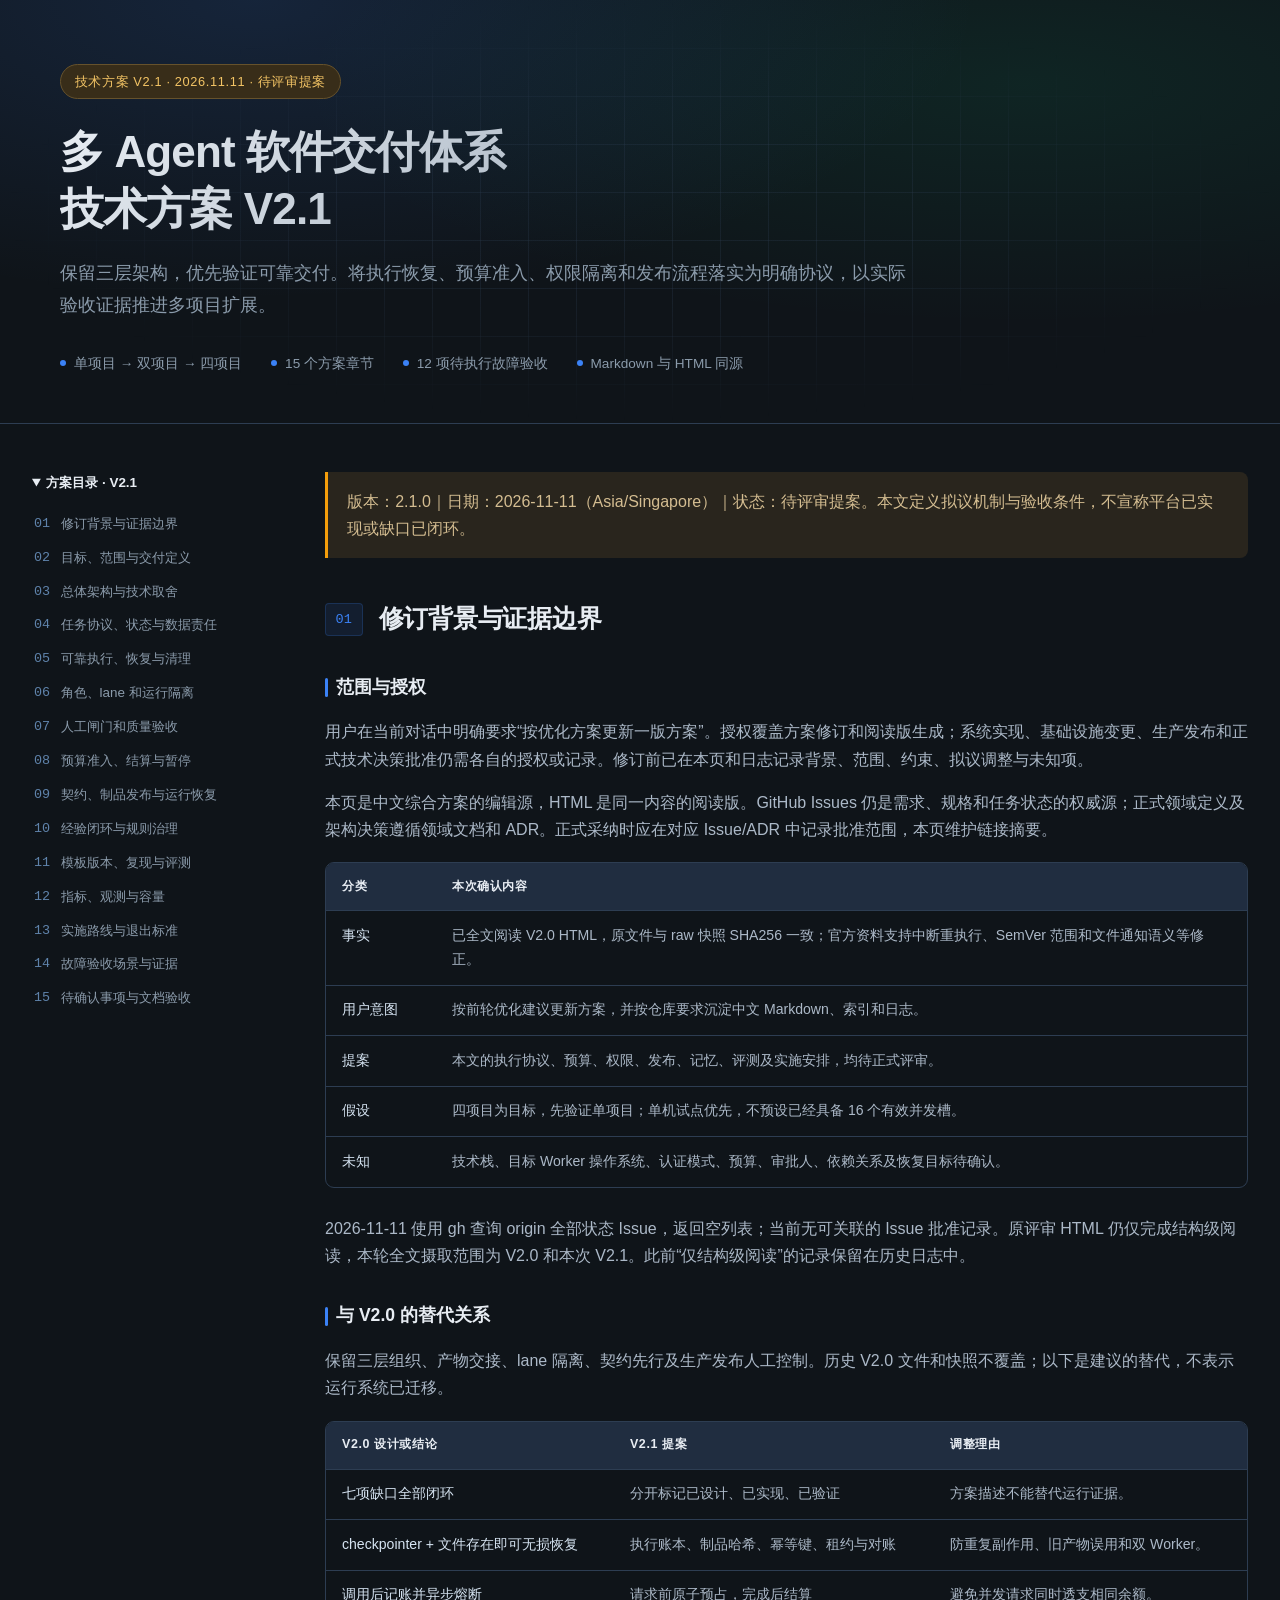
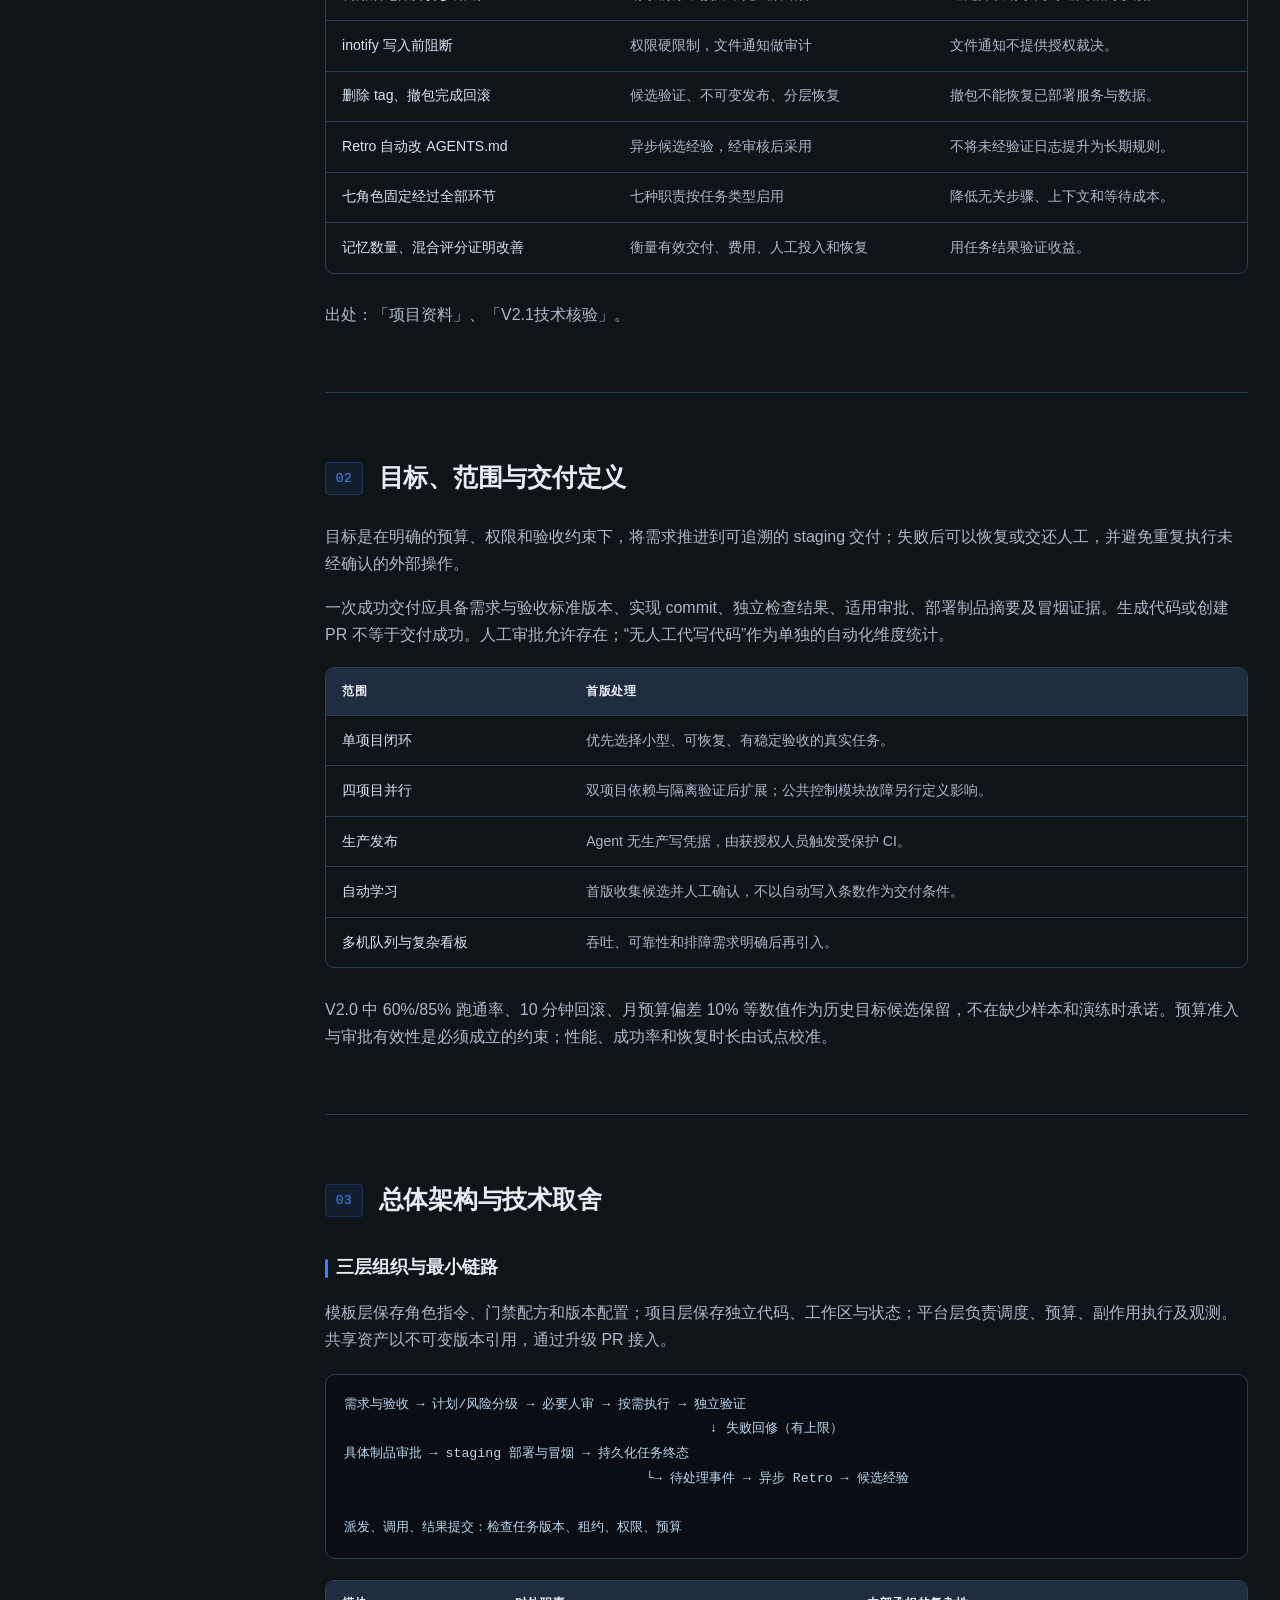
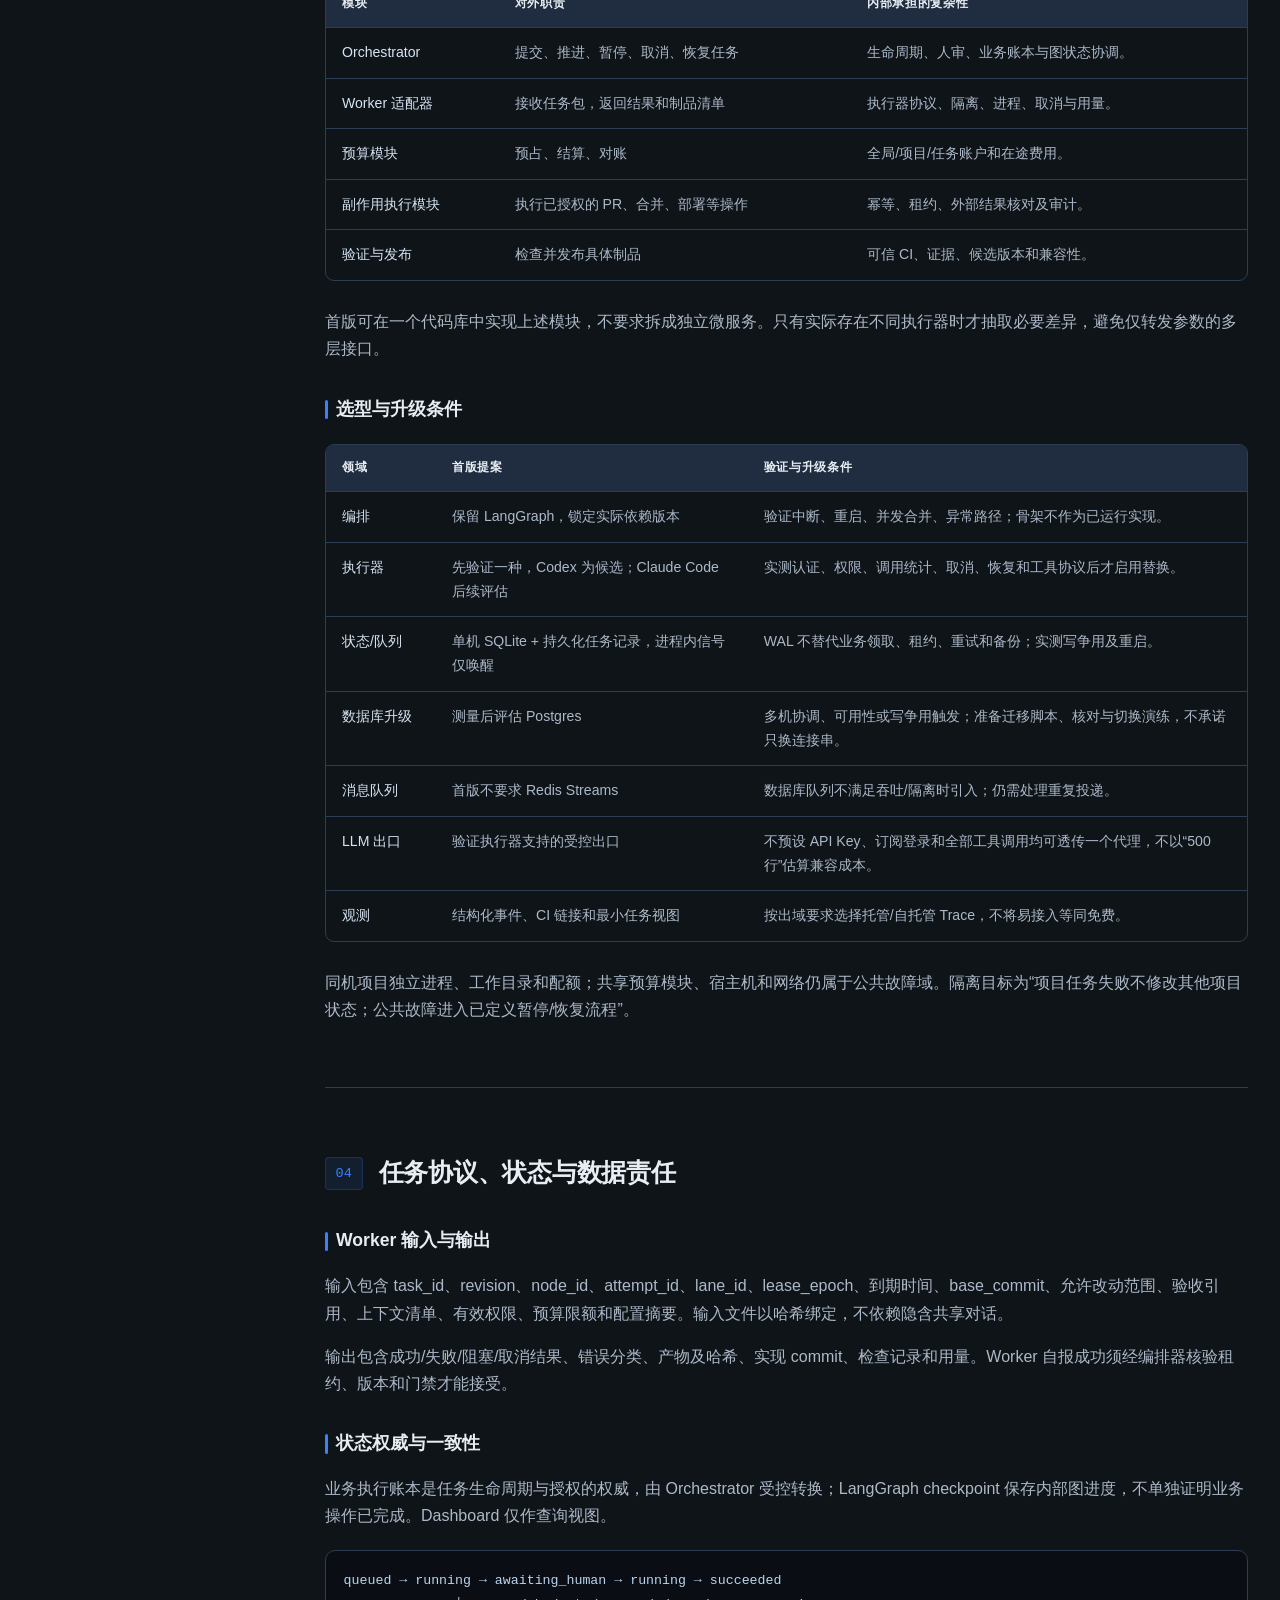
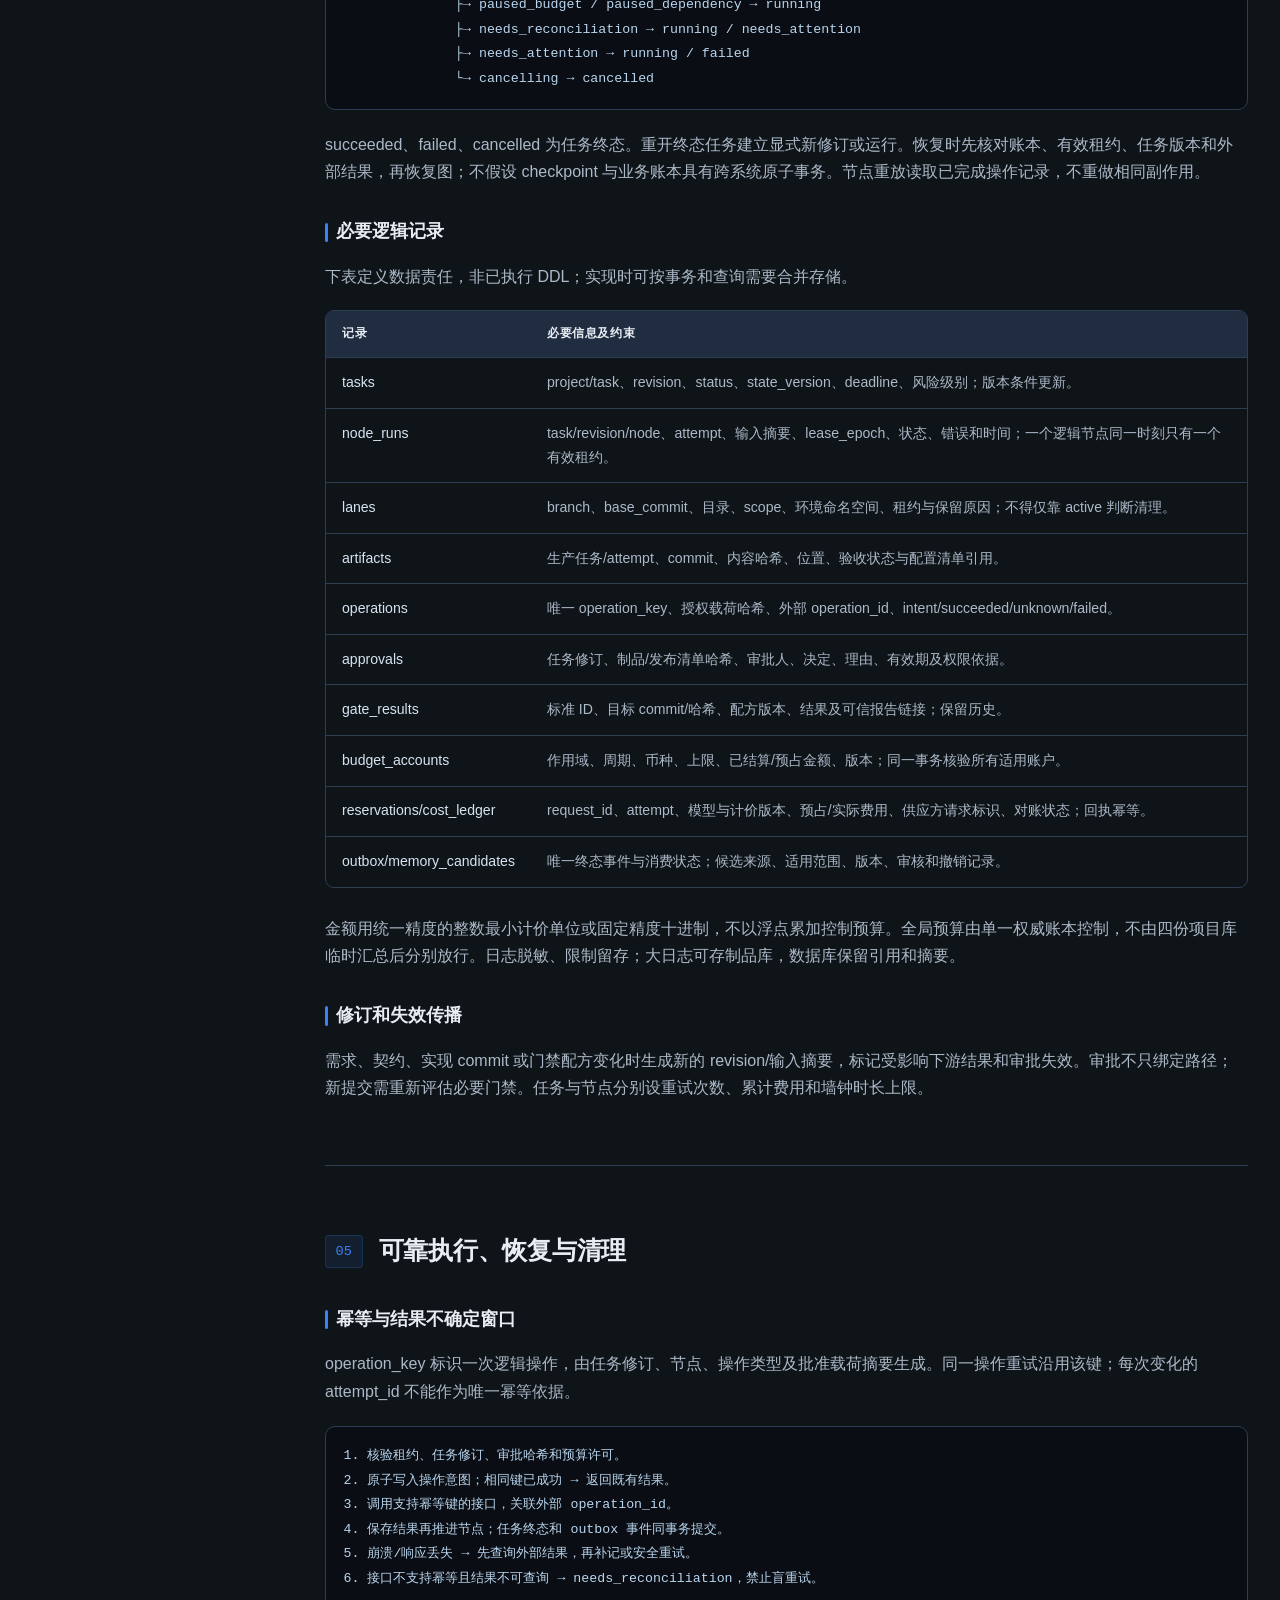
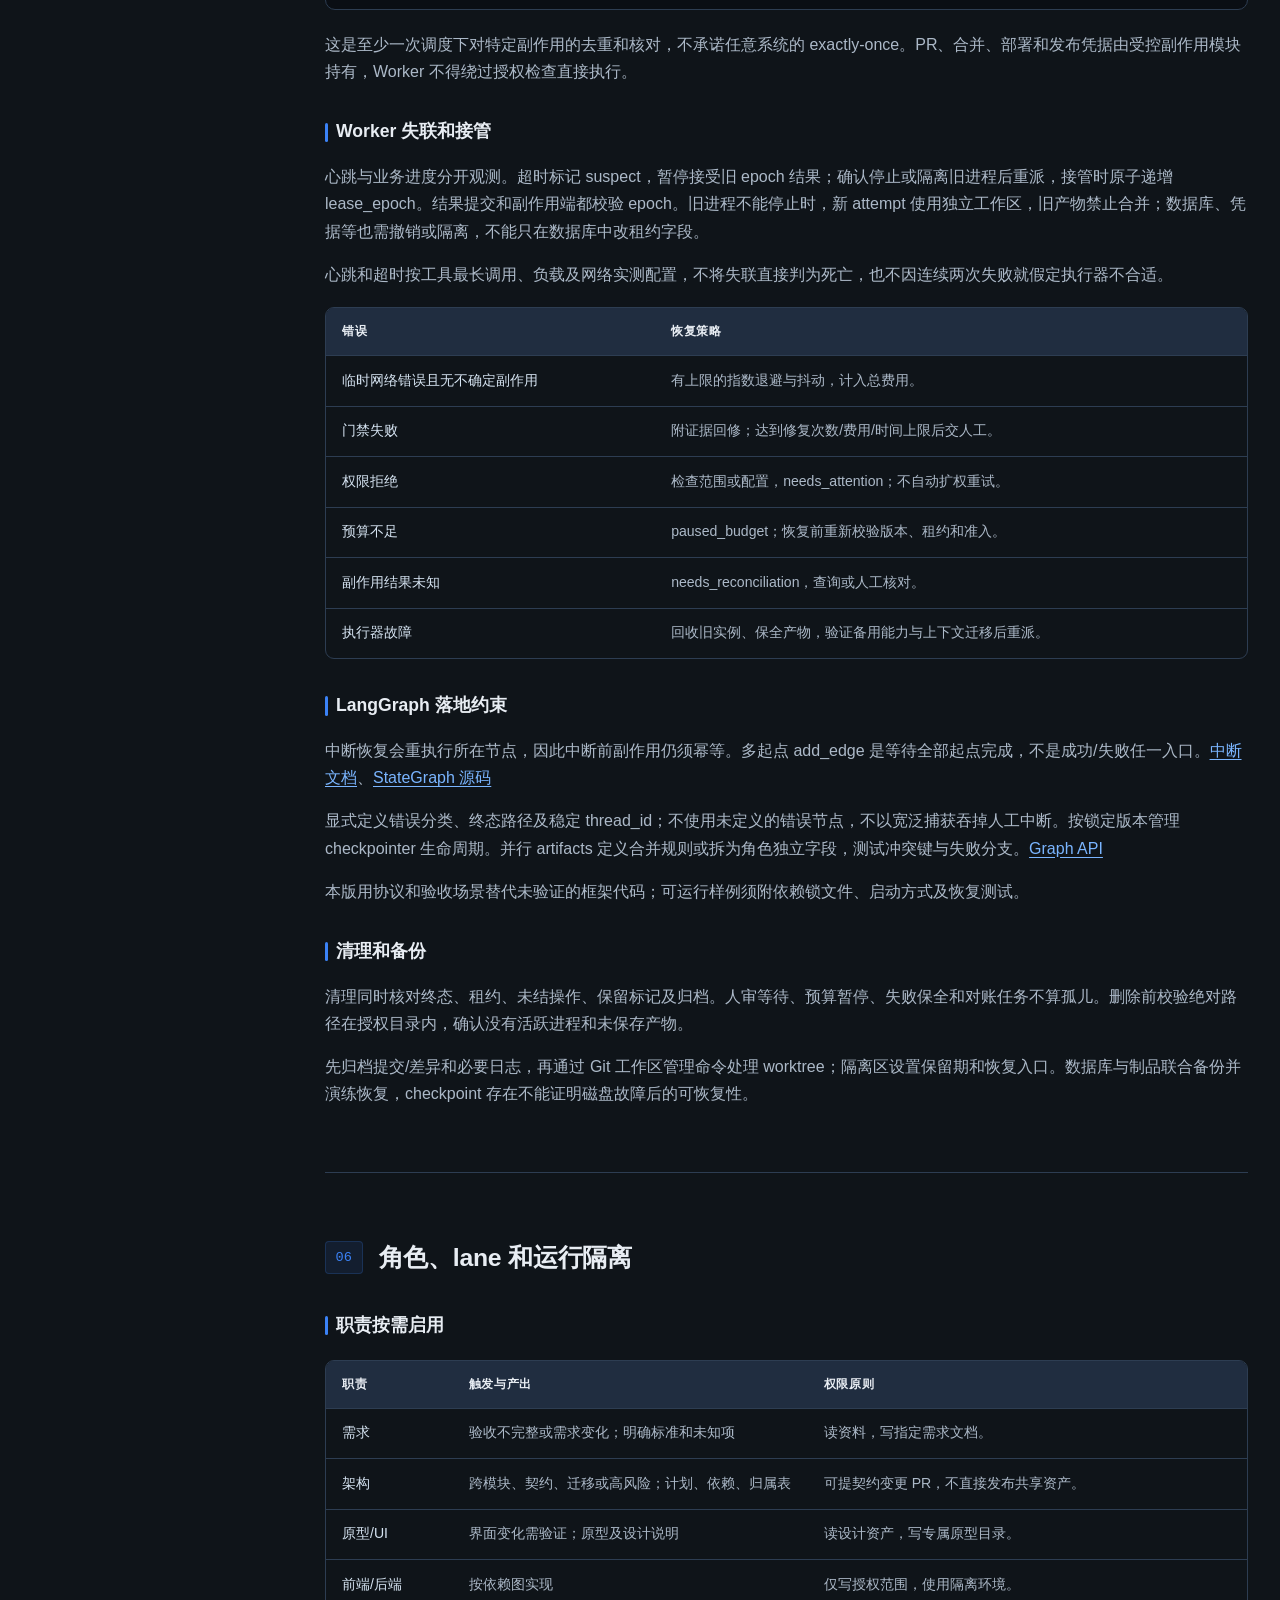
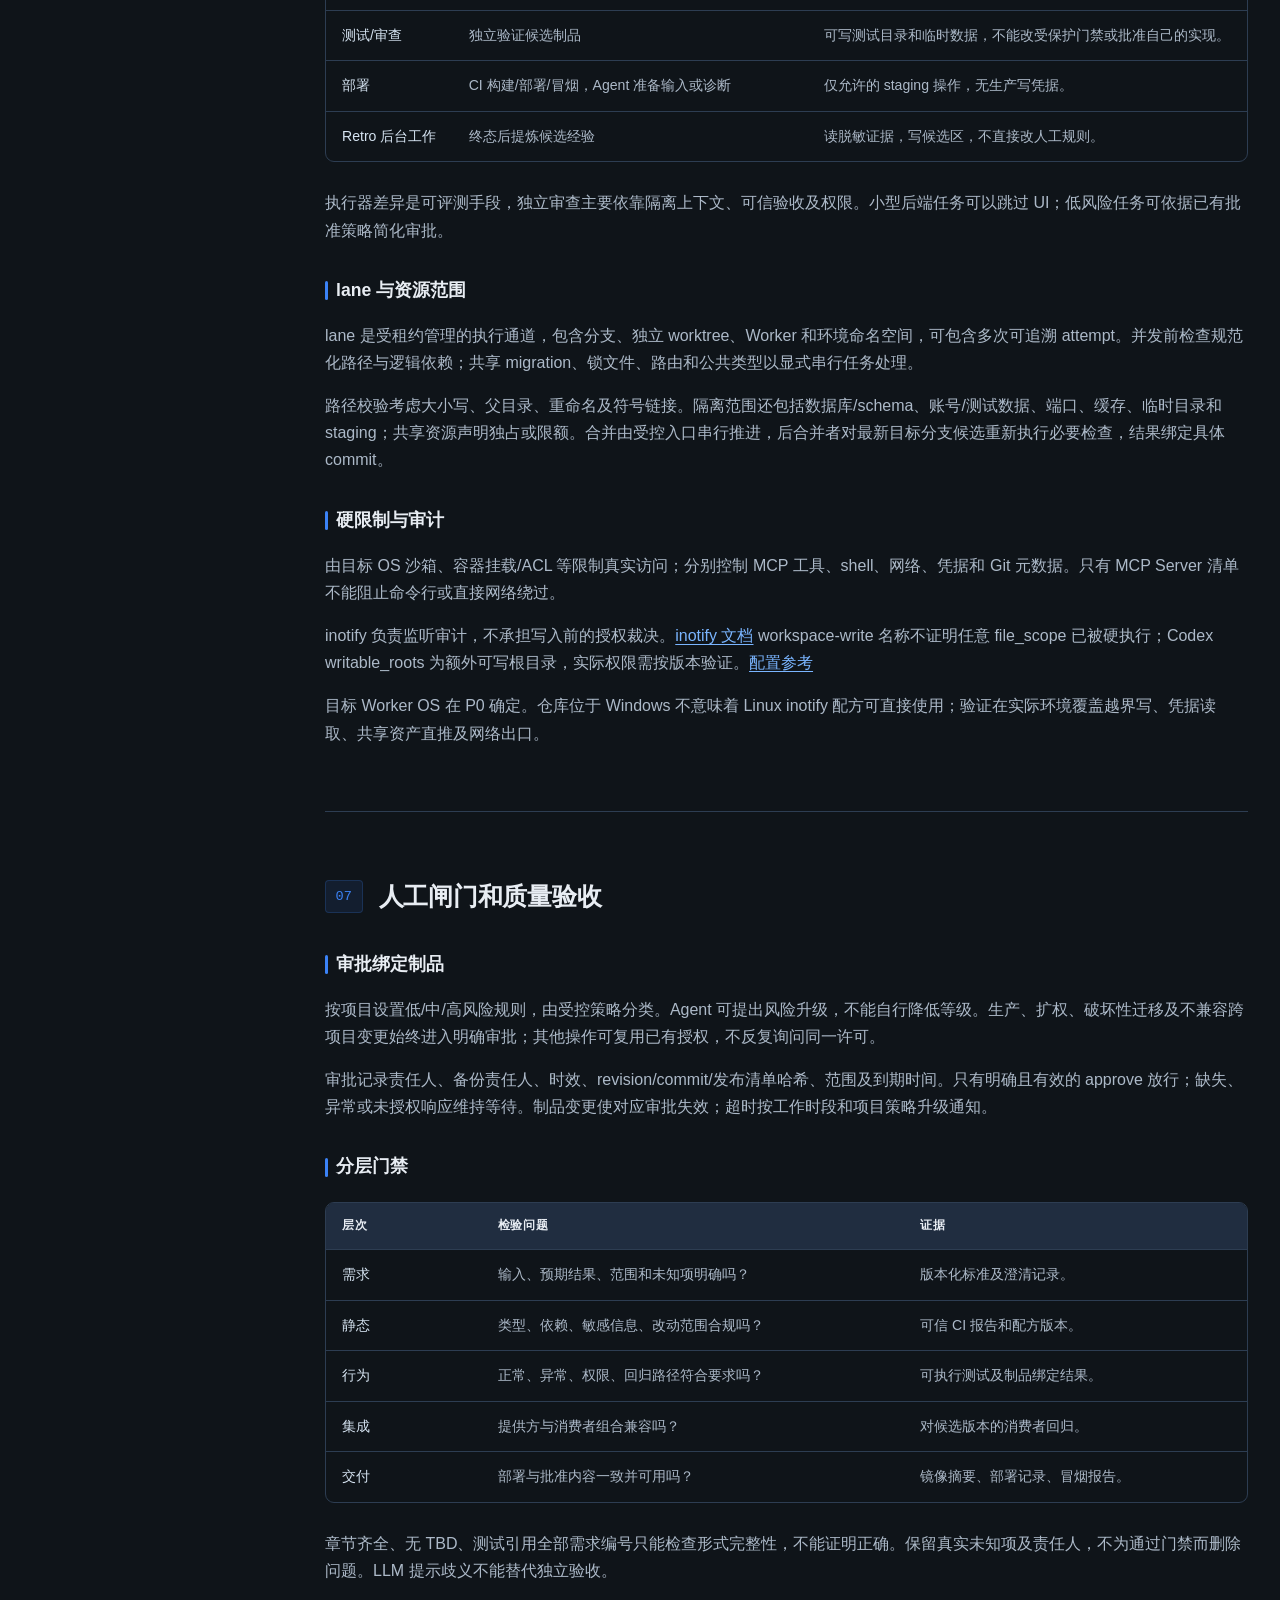
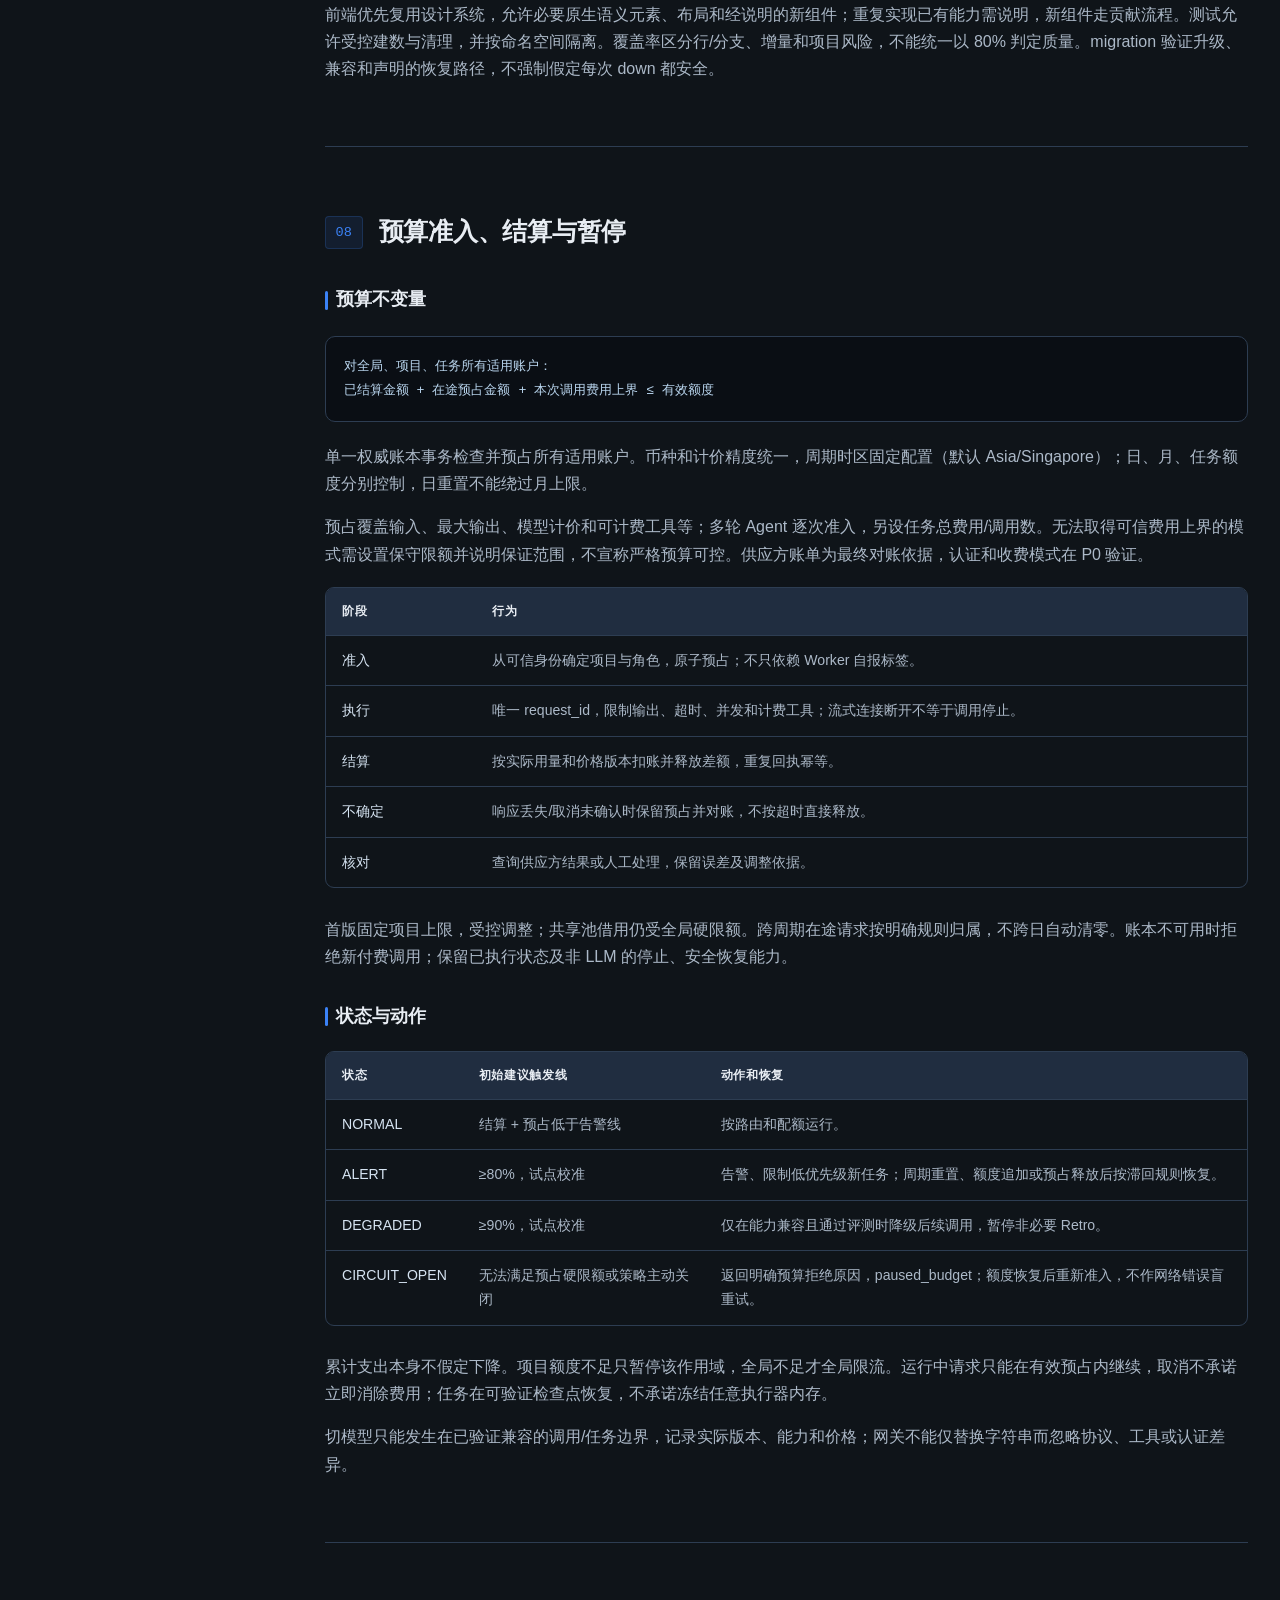
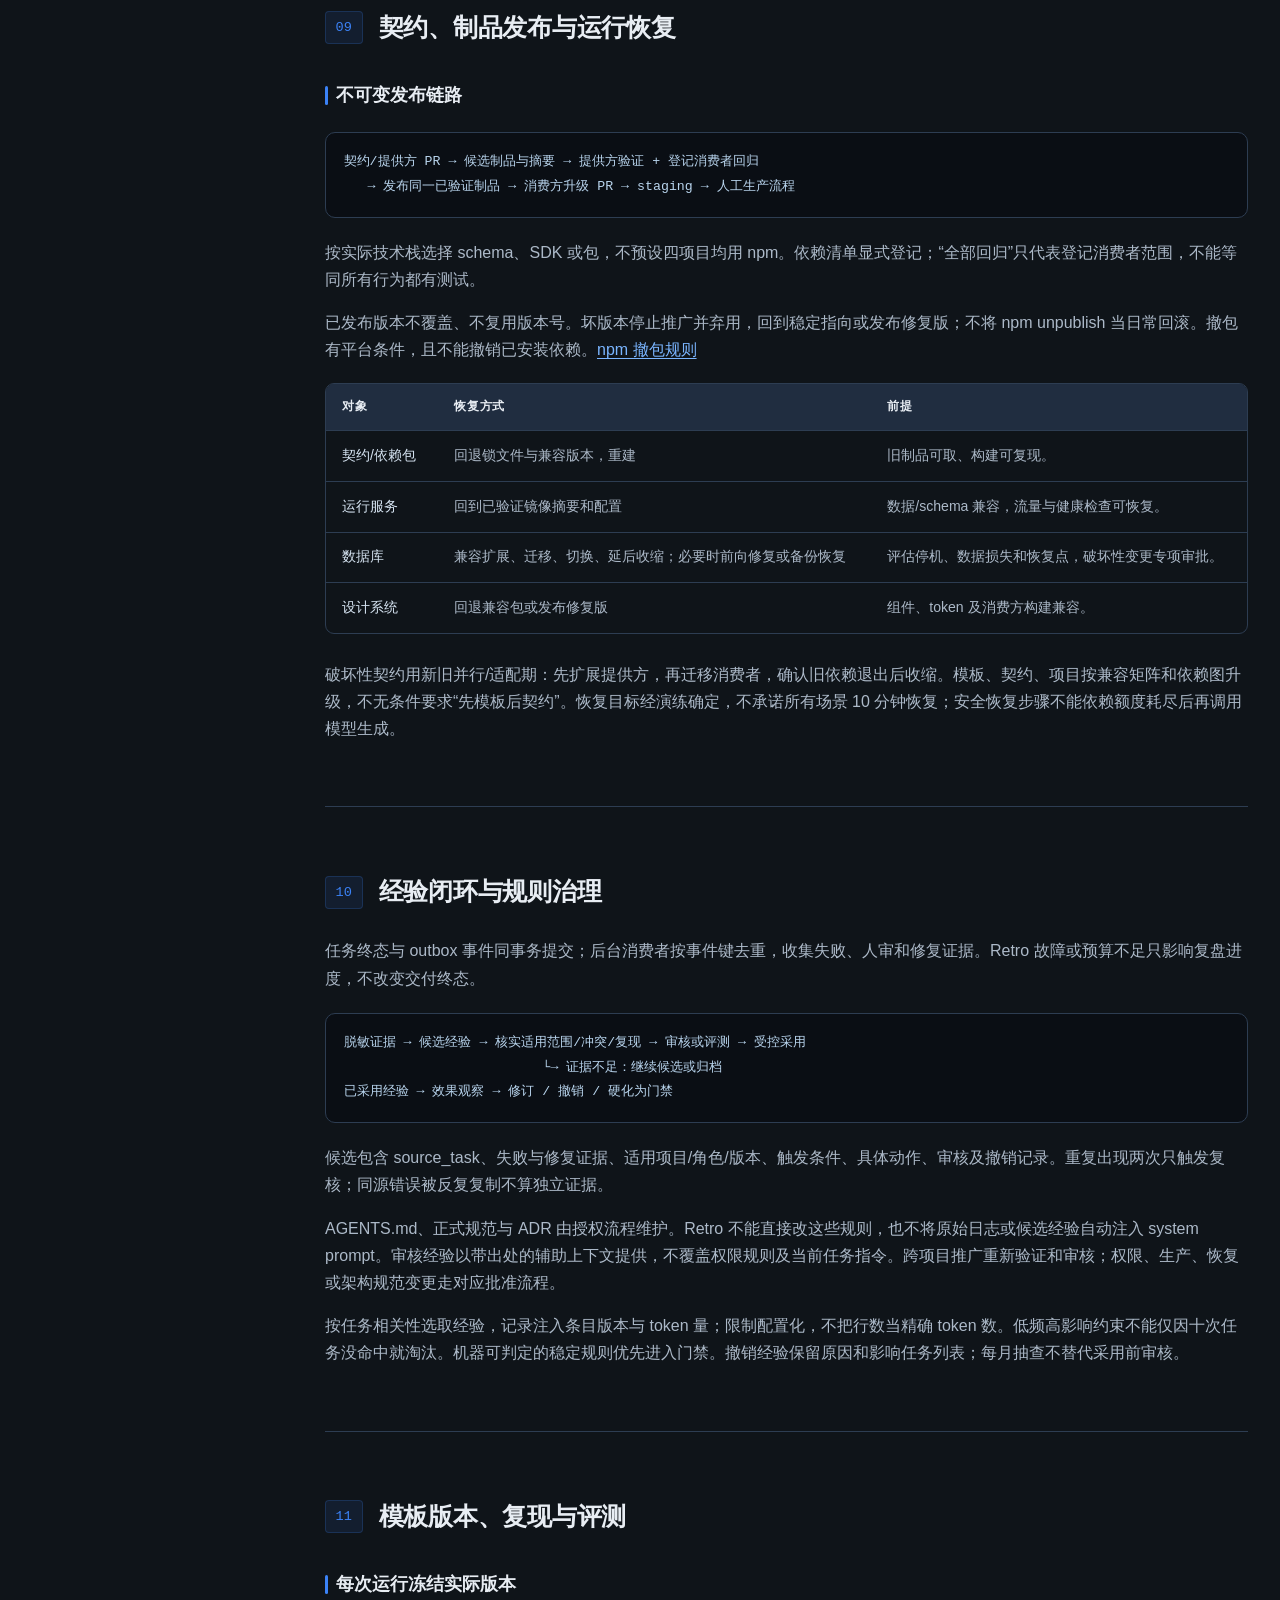
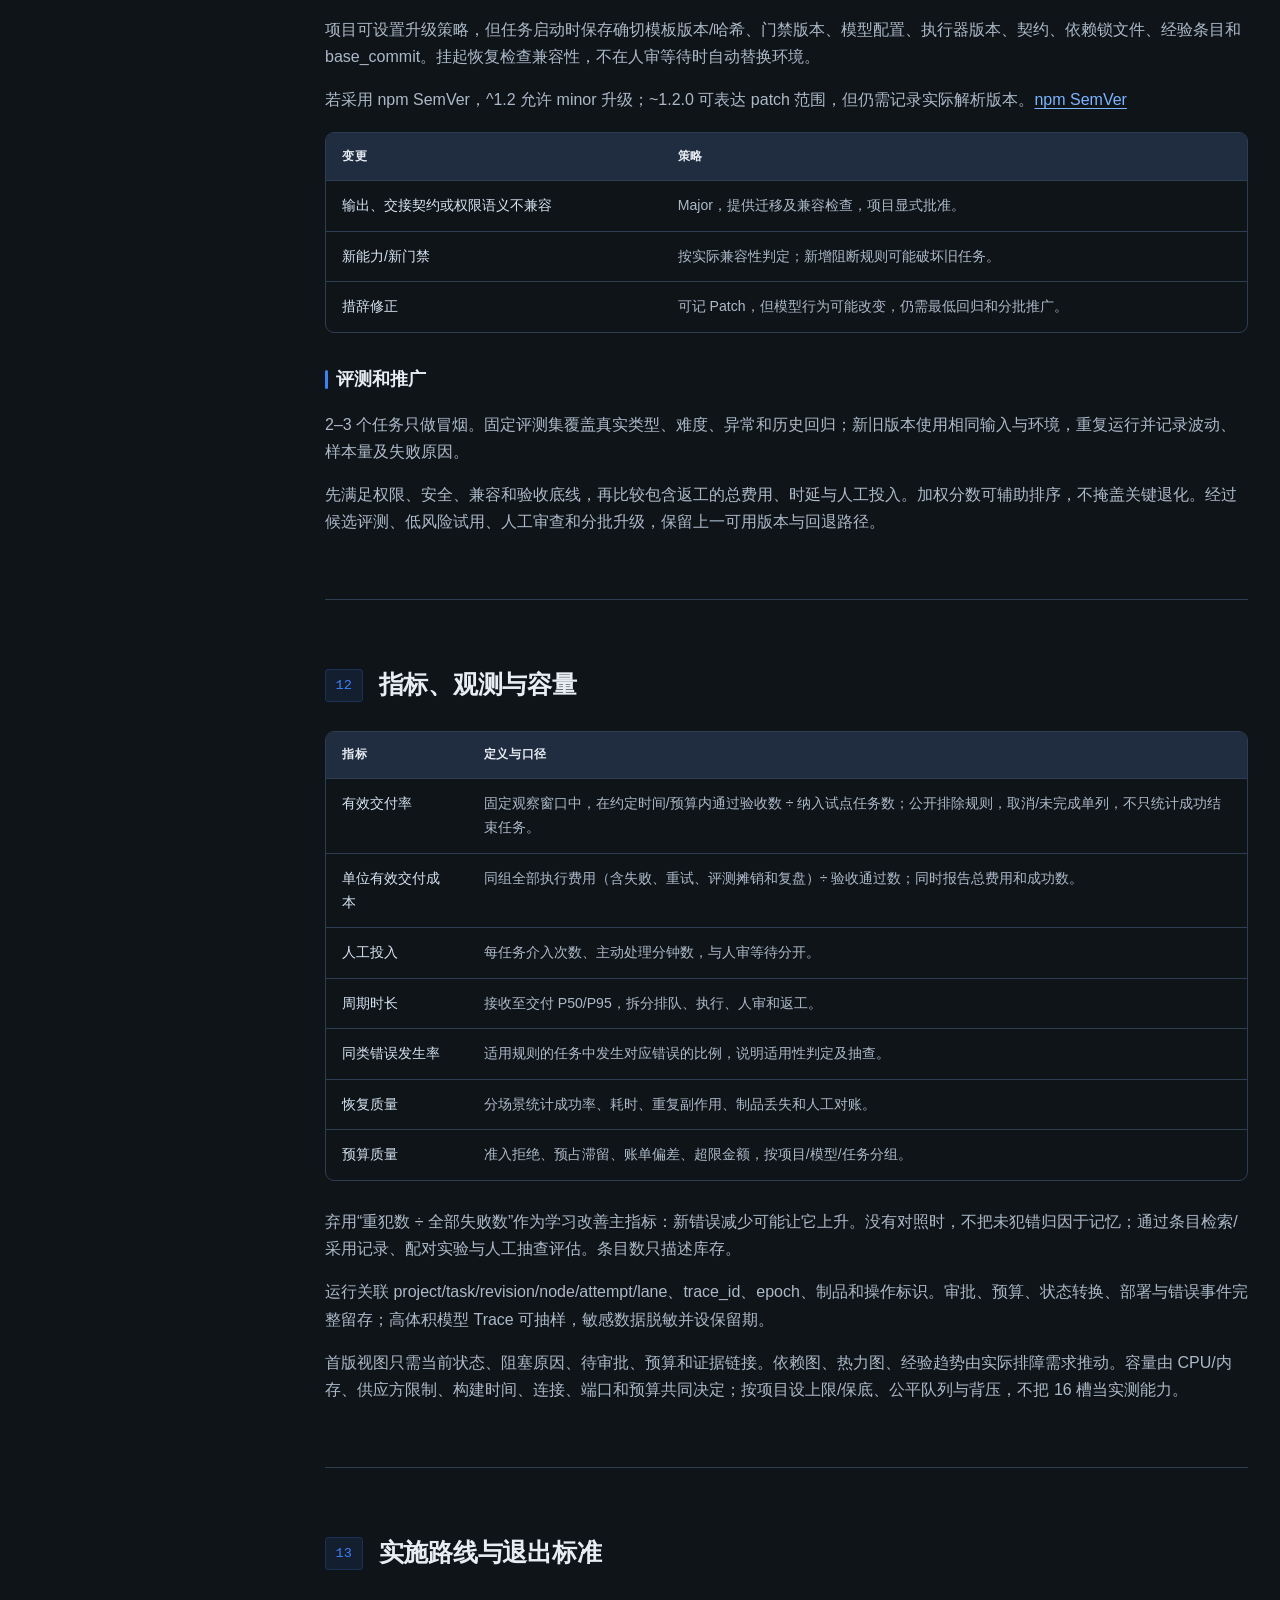
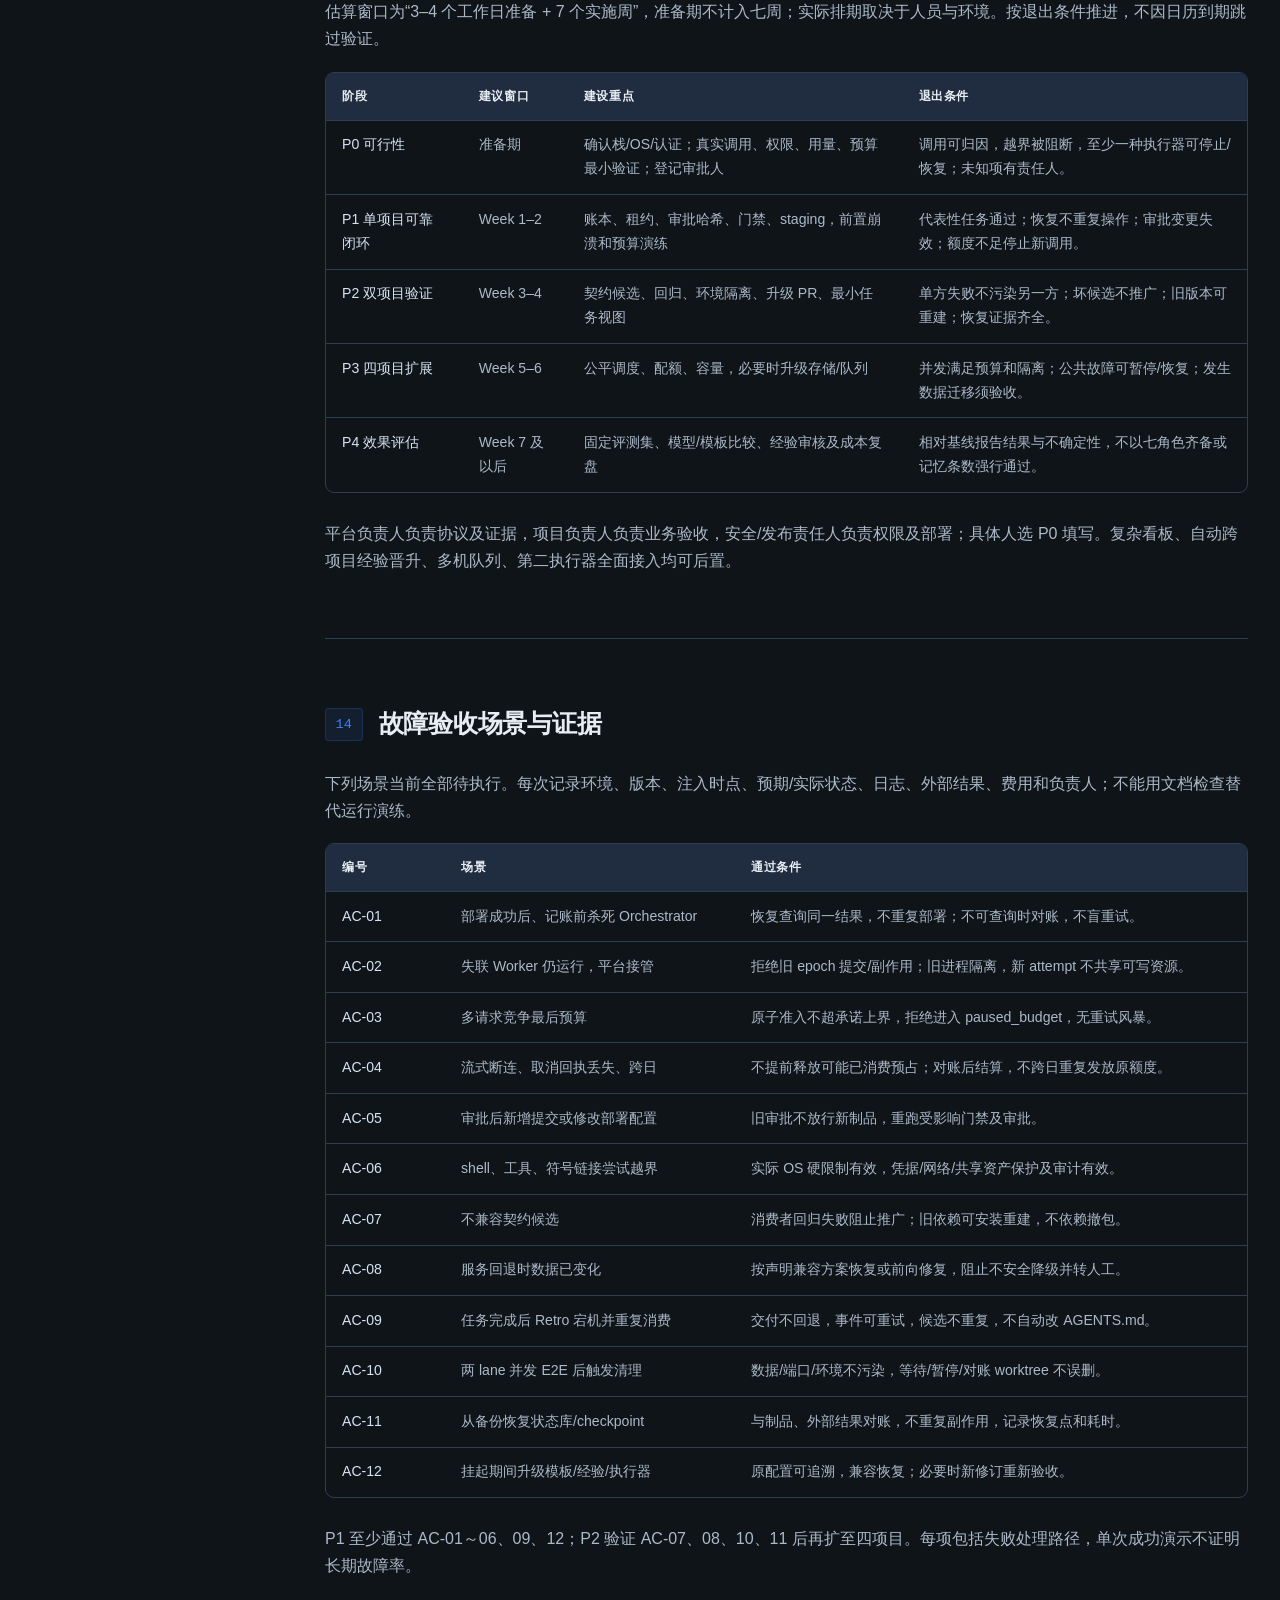
<file: multi-agent-scheme-v2.1/multi-agent-scheme-v2.1.html>
<!DOCTYPE html>
<html lang="zh-CN">
<head>
<meta charset="UTF-8">
<meta name="viewport" content="width=device-width, initial-scale=1.0">
<meta name="description" content="多 Agent 软件交付体系 V2.1 待评审方案：执行恢复、预算预占、权限隔离、不可变发布及十二项故障验收场景。">
<meta name="source-document" content="docs/agentwiki/wiki/方案演进.md">
<title>多 Agent 软件交付体系技术方案 V2.1</title>
<style>
:root {
  --bg: #0f1419;
  --bg2: #1a2332;
  --bg3: #243044;
  --ink: #e8edf3;
  --muted: #8b9bab;
  --rule: #2d3d52;
  --accent: #3b82f6;
  --accent2: #10b981;
  --warn: #f59e0b;
  --danger: #ef4444;
  --purple: #a78bfa;
}

* { margin: 0; padding: 0; box-sizing: border-box; }

body {
  font-family: 'Segoe UI', 'PingFang SC', 'Microsoft YaHei', sans-serif;
  background: var(--bg);
  color: var(--ink);
  font-size: 16px;
  line-height: 1.7;
  -webkit-font-smoothing: antialiased;
}

html { scroll-behavior: smooth; }

/* Hero */
.hero {
  position: relative;
  padding: 5rem 2rem 4rem;
  background:
    radial-gradient(ellipse at 20% 0%, rgba(59,130,246,0.15) 0%, transparent 50%),
    radial-gradient(ellipse at 80% 20%, rgba(16,185,129,0.1) 0%, transparent 50%),
    var(--bg);
  border-bottom: 1px solid var(--rule);
  overflow: hidden;
}

.hero::before {
  content: '';
  position: absolute; inset: 0;
  background-image:
    linear-gradient(rgba(45,61,82,0.3) 1px, transparent 1px),
    linear-gradient(90deg, rgba(45,61,82,0.3) 1px, transparent 1px);
  background-size: 48px 48px;
  mask-image: radial-gradient(ellipse at center, black 30%, transparent 70%);
  pointer-events: none;
}

.hero-content { max-width: 960px; margin: 0 auto; position: relative; z-index: 1; }

.hero-badge {
  display: inline-block;
  padding: 0.35rem 0.85rem;
  background: rgba(16,185,129,0.15);
  border: 1px solid rgba(16,185,129,0.35);
  border-radius: 999px;
  font-size: 0.8rem;
  color: var(--accent2);
  margin-bottom: 1.5rem;
  letter-spacing: 0.05em;
}

.hero h1 {
  font-size: 2.75rem; font-weight: 800; line-height: 1.15;
  letter-spacing: -0.02em; margin-bottom: 1.25rem;
  background: linear-gradient(135deg, var(--ink) 0%, var(--muted) 100%);
  -webkit-background-clip: text; -webkit-text-fill-color: transparent;
  background-clip: text;
}

.hero-subtitle { font-size: 1.15rem; color: var(--muted); max-width: 720px; margin-bottom: 2rem; }

.hero-meta { display: flex; gap: 2rem; flex-wrap: wrap; font-size: 0.85rem; color: var(--muted); }
.hero-meta span { display: flex; align-items: center; gap: 0.5rem; }
.hero-meta span::before { content: ''; width: 6px; height: 6px; border-radius: 50%; background: var(--accent); }

/* Layout */
.layout {
  display: grid;
  grid-template-columns: 270px 1fr;
  gap: 3rem;
  max-width: 1320px;
  margin: 0 auto;
  padding: 3rem 2rem;
}

.toc { position: sticky; top: 2rem; align-self: start; font-size: 0.85rem; max-height: calc(100vh - 4rem); overflow-y: auto; padding-right: 0.5rem; }
.toc h3 { font-size: 0.72rem; text-transform: uppercase; letter-spacing: 0.1em; color: var(--muted); margin: 1.25rem 0 0.75rem; font-weight: 600; }
.toc h3:first-child { margin-top: 0; }
.toc ul { list-style: none; }
.toc ul ul { padding-left: 0.9rem; margin-top: 0.2rem; }
.toc li { margin-bottom: 0.35rem; }
.toc a {
  color: var(--muted); text-decoration: none; transition: color 0.2s;
  display: block; padding: 0.18rem 0; border-left: 2px solid transparent;
  padding-left: 0.7rem; margin-left: -0.7rem;
}
.toc a:hover { color: var(--ink); border-left-color: var(--accent); }
.toc .toc-new { color: var(--accent2); font-size: 0.68rem; margin-left: 0.3rem; vertical-align: middle; }

.content { min-width: 0; }

.section { margin-bottom: 4rem; padding-bottom: 3rem; border-bottom: 1px solid var(--rule); }
.section:last-child { border-bottom: none; }

.section-header { display: flex; align-items: center; gap: 1rem; margin-bottom: 1.5rem; flex-wrap: wrap; }

.section-num {
  font-family: Consolas, Monaco, monospace;
  font-size: 0.85rem; color: var(--accent);
  background: rgba(59,130,246,0.1);
  padding: 0.25rem 0.6rem; border-radius: 4px;
  border: 1px solid rgba(59,130,246,0.2);
}

.section-num.patched { color: var(--accent2); background: rgba(16,185,129,0.1); border-color: rgba(16,185,129,0.25); }

.section h2 { font-size: 1.7rem; font-weight: 700; letter-spacing: -0.01em; }

.section h3 { font-size: 1.2rem; font-weight: 600; margin: 2rem 0 1rem; display: flex; align-items: center; gap: 0.5rem; flex-wrap: wrap; }
.section h3::before { content: ''; width: 3px; height: 1.2rem; background: var(--accent); border-radius: 2px; }

.section h4 { font-size: 1rem; font-weight: 600; margin: 1.5rem 0 0.7rem; color: var(--ink); }

.section p { margin-bottom: 1rem; color: var(--muted); }
.section strong { color: var(--ink); font-weight: 600; }
.section ul, .section ol { margin: 0 0 1rem 1.4rem; color: var(--muted); }
.section li { margin-bottom: 0.4rem; }
.section li strong { color: var(--ink); }

mark.key { background: none; color: var(--accent); font-weight: 600; }

/* Gap badge */
.gap-badge {
  font-size: 0.68rem; font-weight: 700; padding: 0.15rem 0.5rem;
  border-radius: 4px; letter-spacing: 0.04em;
  background: rgba(16,185,129,0.15); color: var(--accent2);
  border: 1px solid rgba(16,185,129,0.3);
}

/* Cards */
.card-grid { display: grid; grid-template-columns: repeat(auto-fill, minmax(270px, 1fr)); gap: 1rem; margin: 1.5rem 0; }
.card { background: var(--bg2); border: 1px solid var(--rule); border-radius: 12px; padding: 1.2rem 1.4rem; transition: border-color 0.2s, transform 0.2s; }
.card:hover { border-color: rgba(59,130,246,0.4); transform: translateY(-2px); }
.card-icon { font-size: 1.6rem; margin-bottom: 0.6rem; }
.card h4 { margin-bottom: 0.4rem; font-size: 0.98rem; }
.card p { font-size: 0.87rem; margin: 0; line-height: 1.55; }

/* Status */
.status-row { display: grid; grid-template-columns: repeat(auto-fit, minmax(200px, 1fr)); gap: 1rem; margin: 1.5rem 0; }
.status-card { background: var(--bg2); border: 1px solid var(--rule); border-radius: 10px; padding: 1.2rem; text-align: center; }
.status-num { font-size: 2rem; font-weight: 800; margin-bottom: 0.2rem; color: var(--accent2); }
.status-label { font-size: 0.78rem; color: var(--muted); text-transform: uppercase; letter-spacing: 0.08em; }

/* Tables */
.table-wrap { overflow-x: auto; overflow-y: auto; max-height: 600px; margin: 1.5rem 0; border-radius: 10px; border: 1px solid var(--rule); }
table { width: 100%; border-collapse: collapse; font-size: 0.87rem; }
thead { position: sticky; top: 0; z-index: 1; }
th { background: var(--bg3); color: var(--ink); font-weight: 600; text-align: left; padding: 0.8rem 1rem; border-bottom: 1px solid var(--rule); font-size: 0.78rem; text-transform: uppercase; letter-spacing: 0.05em; }
td { padding: 0.7rem 1rem; border-bottom: 1px solid var(--rule); color: var(--muted); vertical-align: top; }
tr:last-child td { border-bottom: none; }
tbody tr:hover td { background: rgba(59,130,246,0.04); }
td strong { color: var(--ink); }
td code { color: var(--accent2); }

.tag { display: inline-block; padding: 0.14rem 0.55rem; border-radius: 999px; font-size: 0.71rem; font-weight: 600; letter-spacing: 0.04em; white-space: nowrap; }
.tag-high { background: rgba(239,68,68,0.15); color: var(--danger); }
.tag-mid { background: rgba(245,158,11,0.15); color: var(--warn); }
.tag-low { background: rgba(16,185,129,0.15); color: var(--accent2); }
.tag-info { background: rgba(59,130,246,0.15); color: var(--accent); }
.tag-purple { background: rgba(167,139,250,0.15); color: var(--purple); }

/* Callouts */
.callout { border-radius: 10px; padding: 1.2rem 1.4rem; margin: 1.25rem 0; border-left: 4px solid; }
.callout h4 { margin: 0 0 0.5rem; font-size: 0.95rem; }
.callout p { margin: 0 0 0.4rem; font-size: 0.9rem; line-height: 1.6; }
.callout p:last-child { margin-bottom: 0; }
.callout ul { margin: 0.4rem 0 0 1.2rem; font-size: 0.9rem; }
.callout-strong { background: rgba(59,130,246,0.08); border-color: var(--accent); }
.callout-strong h4 { color: var(--accent); }
.callout-warn { background: rgba(245,158,11,0.08); border-color: var(--warn); }
.callout-warn h4 { color: var(--warn); }
.callout-danger { background: rgba(239,68,68,0.08); border-color: var(--danger); }
.callout-danger h4 { color: var(--danger); }
.callout-success { background: rgba(16,185,129,0.08); border-color: var(--accent2); }
.callout-success h4 { color: var(--accent2); }

/* Code */
.code-block {
  background: #0a0e14; border: 1px solid var(--rule); border-radius: 10px;
  padding: 1.2rem 1.4rem; margin: 1.25rem 0;
  font-family: Consolas, 'Fira Code', monospace;
  font-size: 0.8rem; line-height: 1.65; overflow-x: auto;
  color: #c8d6e5; white-space: pre;
}
.code-block .cm { color: #5c6f85; }
.code-block .kw { color: #a78bfa; }
.code-block .st { color: #7ee2b8; }
.code-title {
  font-size: 0.78rem; color: var(--accent); margin: 1.25rem 0 -0.8rem;
  font-family: Consolas, monospace;
}

/* Flow */
.flow-container { background: var(--bg2); border: 1px solid var(--rule); border-radius: 12px; padding: 1.75rem; margin: 1.5rem 0; overflow-x: auto; }
.flow { display: flex; align-items: center; min-width: max-content; justify-content: center; gap: 0; }
.flow-node { background: var(--bg3); border: 1px solid var(--rule); border-radius: 8px; padding: 0.8rem 1.15rem; min-width: 105px; text-align: center; font-size: 0.8rem; color: var(--ink); }
.flow-node .fn-label { font-size: 0.68rem; color: var(--muted); text-transform: uppercase; letter-spacing: 0.05em; margin-bottom: 0.2rem; }
.flow-node.accent { background: linear-gradient(135deg, rgba(59,130,246,0.2), rgba(59,130,246,0.08)); border-color: rgba(59,130,246,0.4); }
.flow-node.success { background: linear-gradient(135deg, rgba(16,185,129,0.2), rgba(16,185,129,0.08)); border-color: rgba(16,185,129,0.4); }
.flow-node.warn { background: linear-gradient(135deg, rgba(245,158,11,0.2), rgba(245,158,11,0.08)); border-color: rgba(245,158,11,0.4); }
.flow-node.danger { background: linear-gradient(135deg, rgba(239,68,68,0.2), rgba(239,68,68,0.08)); border-color: rgba(239,68,68,0.4); }
.flow-node.purple { background: linear-gradient(135deg, rgba(167,139,250,0.2), rgba(167,139,250,0.08)); border-color: rgba(167,139,250,0.4); }
.flow-arrow { color: var(--muted); font-size: 1.4rem; padding: 0 0.3rem; }

.flow-column { display: flex; flex-direction: column; gap: 0.6rem; min-width: max-content; margin: 0 auto; }
.flow-branch { display: flex; align-items: center; gap: 0; }

/* Timeline */
.timeline { position: relative; padding-left: 2rem; margin: 1.5rem 0; }
.timeline::before { content: ''; position: absolute; left: 0.5rem; top: 0; bottom: 0; width: 2px; background: var(--rule); }
.timeline-item { position: relative; margin-bottom: 1.6rem; }
.timeline-item::before {
  content: ''; position: absolute; left: -1.85rem; top: 0.35rem;
  width: 13px; height: 13px; border-radius: 50%;
  background: var(--accent); border: 3px solid var(--bg); z-index: 1;
}
.timeline-item.t-warn::before { background: var(--warn); }
.timeline-item.t-blue::before { background: var(--accent); }
.timeline-item.t-green::before { background: var(--accent2); }
.timeline-item.t-purple::before { background: var(--purple); }
.timeline-time { font-size: 0.72rem; color: var(--muted); text-transform: uppercase; letter-spacing: 0.08em; margin-bottom: 0.2rem; }
.timeline h4 { margin: 0 0 0.4rem; font-size: 0.98rem; }
.timeline ul { padding-left: 1.2rem; font-size: 0.87rem; color: var(--muted); margin-bottom: 0; }

/* Action list */
.action-list { list-style: none; margin: 1rem 0; }
.action-list li {
  display: flex; align-items: flex-start; gap: 0.75rem;
  padding: 0.8rem 1rem; background: var(--bg2);
  border: 1px solid var(--rule); border-radius: 8px; margin-bottom: 0.6rem;
}
.action-text { font-size: 0.88rem; color: var(--muted); flex: 1; }
.action-text strong { color: var(--ink); }

/* Compare */
.compare-grid { display: grid; grid-template-columns: 1fr 1fr; gap: 1rem; margin: 1.5rem 0; }
.compare-col { background: var(--bg2); border: 1px solid var(--rule); border-radius: 12px; padding: 1.4rem; }
.compare-col h4 { margin-bottom: 0.9rem; font-size: 0.98rem; padding-bottom: 0.5rem; border-bottom: 2px solid; }
.compare-col.good h4 { color: var(--accent2); border-color: var(--accent2); }
.compare-col.bad h4 { color: var(--danger); border-color: var(--danger); }
.compare-col ul { padding-left: 1.1rem; font-size: 0.87rem; color: var(--muted); margin-bottom: 0; }
.compare-col li { margin-bottom: 0.45rem; }

/* Checkbox */
.check-item { display: flex; gap: 0.75rem; align-items: flex-start; padding: 0.55rem 0; border-bottom: 1px solid var(--rule); font-size: 0.9rem; color: var(--muted); }
.check-item:last-child { border-bottom: none; }
.check-box { color: var(--accent); font-family: monospace; flex-shrink: 0; }

/* Footer */
.footer { border-top: 1px solid var(--rule); padding: 2rem; text-align: center; color: var(--muted); font-size: 0.82rem; }

@media (max-width: 900px) {
  .layout { grid-template-columns: 1fr; padding: 2rem 1.25rem; }
  .toc { position: relative; top: 0; order: -1; max-height: none; }
  .hero h1 { font-size: 2rem; }
  .compare-grid { grid-template-columns: 1fr; }
  .flow { flex-wrap: wrap; gap: 0.5rem; }
  .flow-arrow { transform: rotate(90deg); }
}
@media (max-width: 600px) {
  .hero { padding: 3rem 1.25rem 2rem; }
  .hero h1 { font-size: 1.7rem; }
  .status-row { grid-template-columns: repeat(2, 1fr); }
}

a { color: #7ab5ff; text-underline-offset: 3px; }
a:hover { color: #b6d7ff; }
a:focus-visible, summary:focus-visible, .table-wrap:focus-visible { outline: 2px solid #69b6ff; outline-offset: 4px; }
.skip-link { position: fixed; top: -80px; left: 1rem; background: #fff; color: #111; padding: .7rem; z-index: 10; }
.skip-link:focus { top: 1rem; }
.hero { padding: 4rem 2rem 3rem; }
.hero-content { max-width: 1160px; }
.hero-badge { color: #f3c465; background: #382d19; border-color: #66522c; }
.hero h1 { max-width: 850px; line-height: 1.3; }
.hero-subtitle { max-width: 860px; }
.hero-meta { gap: .6rem 1.8rem; }
.layout { grid-template-columns: 245px minmax(0,1fr); max-width: 1420px; gap: 3rem; }
.toc { font-size: .84rem; }
.toc summary { cursor: pointer; color: var(--ink); font-weight: 700; margin-bottom: 1rem; }
.toc li { margin-bottom: .5rem; }
.toc a { display: flex; gap: .65rem; line-height: 1.5; }
.toc a span { color: #5f83ab; font-family: Consolas, monospace; flex-shrink: 0; }
.document-status { margin-bottom: 2.5rem; }
blockquote { padding: 1rem 1.2rem; border-left: 3px solid var(--warn); background: #29251d; border-radius: 0 8px 8px 0; color: #d4bd91; }
blockquote p { margin: 0; }
.section { scroll-margin-top: 24px; }
.section p, .section li { color: #acb9c8; }
.section h2 { font-size: 1.55rem; }
.section h3 { font-size: 1.1rem; }
.table-wrap { overflow-x: auto; max-height: none; margin: 1.2rem 0 1.7rem; border: 1px solid var(--rule); border-radius: 9px; }
.table-wrap table { width: 100%; border-collapse: collapse; margin: 0; font-size: .88rem; }
th { background: #202d40; color: #e8edf3; text-align: left; font-weight: 650; }
th, td { padding: .8rem 1rem; vertical-align: top; border-bottom: 1px solid var(--rule); line-height: 1.7; }
td { color: #acb9c8; }
tr:last-child td { border-bottom: 0; }
td:first-child { color: #d6e4f2; min-width: 110px; }
pre { background: #0a0e14; border: 1px solid var(--rule); border-radius: 10px; padding: 1.1rem; overflow-x: auto; margin: 1.3rem 0; font: .83rem/1.85 Consolas,'Microsoft YaHei',monospace; color: #b9d5ee; }
.reference { border-bottom: 1px dotted #5c7289; }
.footer { line-height: 1.9; }
@media(max-width:900px) { .layout { grid-template-columns: minmax(0,1fr); gap: 2rem; padding: 2rem 1.2rem; } .toc { position: relative; top: 0; max-height: none; padding: 1rem; background: var(--bg2); border-radius: 8px; } .toc ul { columns: 2; } .toc li { break-inside: avoid; } .hero { padding: 2.8rem 1.2rem 2rem; } }
@media(max-width:600px) { .toc ul { columns: 1; max-height: 260px; overflow-y: auto; } .hero h1 { font-size: 1.8rem; } .hero-subtitle { font-size: 1rem; } .section h2 { font-size: 1.3rem; } th,td { padding: .65rem .8rem; } table { min-width: 620px; } .section { margin-bottom: 2.8rem; padding-bottom: 2rem; } }
@media(prefers-reduced-motion:reduce) { html { scroll-behavior: auto; } }
@media print { :root { --ink:#111; --muted:#333; --rule:#ccc; } body { background:#fff; color:#111; font-size:10pt; } .hero { background:none; padding:0 0 1rem; } .hero::before,.toc,.skip-link { display:none; } .hero h1 { -webkit-text-fill-color:#111; background:none; font-size:24pt; } .layout { display:block; padding:0; } .section { break-before:auto; } .section p,.section li,td { color:#222; } th { background:#eee; color:#111; } td:first-child { color:#111; } table { min-width:0; } .table-wrap,pre { overflow:visible; } pre { white-space:pre-wrap; background:#f5f5f5; color:#111; } h2,h3 { break-after:avoid; } tr { break-inside:avoid; } blockquote { background:#f5f5f5; color:#222; } a { color:#17579c; } }</style>
</head>
<body>
<a class="skip-link" href="#main">跳到正文</a>
<header class="hero"><div class="hero-content">
<span class="hero-badge">技术方案 V2.1 · 2026.11.11 · 待评审提案</span>
<h1>多 Agent 软件交付体系<br>技术方案 V2.1</h1>
<p class="hero-subtitle">保留三层架构，优先验证可靠交付。将执行恢复、预算准入、权限隔离和发布流程落实为明确协议，以实际验收证据推进多项目扩展。</p>
<div class="hero-meta"><span>单项目 → 双项目 → 四项目</span><span>15 个方案章节</span><span>12 项待执行故障验收</span><span>Markdown 与 HTML 同源</span></div>
</div></header>
<div class="layout">
<aside class="toc" aria-label="文档目录"><details open><summary>方案目录 · V2.1</summary><nav><ul><li><a href="#section-01"><span>01</span>修订背景与证据边界</a></li>
<li><a href="#section-02"><span>02</span>目标、范围与交付定义</a></li>
<li><a href="#section-03"><span>03</span>总体架构与技术取舍</a></li>
<li><a href="#section-04"><span>04</span>任务协议、状态与数据责任</a></li>
<li><a href="#section-05"><span>05</span>可靠执行、恢复与清理</a></li>
<li><a href="#section-06"><span>06</span>角色、lane 和运行隔离</a></li>
<li><a href="#section-07"><span>07</span>人工闸门和质量验收</a></li>
<li><a href="#section-08"><span>08</span>预算准入、结算与暂停</a></li>
<li><a href="#section-09"><span>09</span>契约、制品发布与运行恢复</a></li>
<li><a href="#section-10"><span>10</span>经验闭环与规则治理</a></li>
<li><a href="#section-11"><span>11</span>模板版本、复现与评测</a></li>
<li><a href="#section-12"><span>12</span>指标、观测与容量</a></li>
<li><a href="#section-13"><span>13</span>实施路线与退出标准</a></li>
<li><a href="#section-14"><span>14</span>故障验收场景与证据</a></li>
<li><a href="#section-15"><span>15</span>待确认事项与文档验收</a></li></ul></nav></details></aside>
<main class="content" id="main"><div class="document-status">
<blockquote>
<p>版本：2.1.0｜日期：2026-11-11（Asia/Singapore）｜状态：待评审提案。本文定义拟议机制与验收条件，不宣称平台已实现或缺口已闭环。</p>
</blockquote>
</div>
<section class="section" id="section-01"><div class="section-header"><span class="section-num">01</span><h2>修订背景与证据边界</h2></div>
<h3>范围与授权</h3>
<p>用户在当前对话中明确要求“按优化方案更新一版方案”。授权覆盖方案修订和阅读版生成；系统实现、基础设施变更、生产发布和正式技术决策批准仍需各自的授权或记录。修订前已在本页和日志记录背景、范围、约束、拟议调整与未知项。</p>
<p>本页是中文综合方案的编辑源，HTML 是同一内容的阅读版。GitHub Issues 仍是需求、规格和任务状态的权威源；正式领域定义及架构决策遵循领域文档和 ADR。正式采纳时应在对应 Issue/ADR 中记录批准范围，本页维护链接摘要。</p>
<div class="table-wrap" tabindex="0" role="region" aria-label="方案对照表，可横向滚动"><table>
<thead>
<tr>
<th>分类</th>
<th>本次确认内容</th>
</tr>
</thead>
<tbody>
<tr>
<td>事实</td>
<td>已全文阅读 V2.0 HTML，原文件与 raw 快照 SHA256 一致；官方资料支持中断重执行、SemVer 范围和文件通知语义等修正。</td>
</tr>
<tr>
<td>用户意图</td>
<td>按前轮优化建议更新方案，并按仓库要求沉淀中文 Markdown、索引和日志。</td>
</tr>
<tr>
<td>提案</td>
<td>本文的执行协议、预算、权限、发布、记忆、评测及实施安排，均待正式评审。</td>
</tr>
<tr>
<td>假设</td>
<td>四项目为目标，先验证单项目；单机试点优先，不预设已经具备 16 个有效并发槽。</td>
</tr>
<tr>
<td>未知</td>
<td>技术栈、目标 Worker 操作系统、认证模式、预算、审批人、依赖关系及恢复目标待确认。</td>
</tr>
</tbody>
</table></div>
<p>2026-11-11 使用 gh 查询 origin 全部状态 Issue，返回空列表；当前无可关联的 Issue 批准记录。原评审 HTML 仍仅完成结构级阅读，本轮全文摄取范围为 V2.0 和本次 V2.1。此前“仅结构级阅读”的记录保留在历史日志中。</p>
<h3>与 V2.0 的替代关系</h3>
<p>保留三层组织、产物交接、lane 隔离、契约先行及生产发布人工控制。历史 V2.0 文件和快照不覆盖；以下是建议的替代，不表示运行系统已迁移。</p>
<div class="table-wrap" tabindex="0" role="region" aria-label="方案对照表，可横向滚动"><table>
<thead>
<tr>
<th>V2.0 设计或结论</th>
<th>V2.1 提案</th>
<th>调整理由</th>
</tr>
</thead>
<tbody>
<tr>
<td>七项缺口全部闭环</td>
<td>分开标记已设计、已实现、已验证</td>
<td>方案描述不能替代运行证据。</td>
</tr>
<tr>
<td>checkpointer + 文件存在即可无损恢复</td>
<td>执行账本、制品哈希、幂等键、租约与对账</td>
<td>防重复副作用、旧产物误用和双 Worker。</td>
</tr>
<tr>
<td>调用后记账并异步熔断</td>
<td>请求前原子预占，完成后结算</td>
<td>避免并发请求同时透支相同余额。</td>
</tr>
<tr>
<td>inotify 写入前阻断</td>
<td>权限硬限制，文件通知做审计</td>
<td>文件通知不提供授权裁决。</td>
</tr>
<tr>
<td>删除 tag、撤包完成回滚</td>
<td>候选验证、不可变发布、分层恢复</td>
<td>撤包不能恢复已部署服务与数据。</td>
</tr>
<tr>
<td>Retro 自动改 AGENTS.md</td>
<td>异步候选经验，经审核后采用</td>
<td>不将未经验证日志提升为长期规则。</td>
</tr>
<tr>
<td>七角色固定经过全部环节</td>
<td>七种职责按任务类型启用</td>
<td>降低无关步骤、上下文和等待成本。</td>
</tr>
<tr>
<td>记忆数量、混合评分证明改善</td>
<td>衡量有效交付、费用、人工投入和恢复</td>
<td>用任务结果验证收益。</td>
</tr>
</tbody>
</table></div>
<p>出处：「项目资料」、「V2.1技术核验」。</p>
</section>
<section class="section" id="section-02"><div class="section-header"><span class="section-num">02</span><h2>目标、范围与交付定义</h2></div>
<p>目标是在明确的预算、权限和验收约束下，将需求推进到可追溯的 staging 交付；失败后可以恢复或交还人工，并避免重复执行未经确认的外部操作。</p>
<p>一次成功交付应具备需求与验收标准版本、实现 commit、独立检查结果、适用审批、部署制品摘要及冒烟证据。生成代码或创建 PR 不等于交付成功。人工审批允许存在；“无人工代写代码”作为单独的自动化维度统计。</p>
<div class="table-wrap" tabindex="0" role="region" aria-label="方案对照表，可横向滚动"><table>
<thead>
<tr>
<th>范围</th>
<th>首版处理</th>
</tr>
</thead>
<tbody>
<tr>
<td>单项目闭环</td>
<td>优先选择小型、可恢复、有稳定验收的真实任务。</td>
</tr>
<tr>
<td>四项目并行</td>
<td>双项目依赖与隔离验证后扩展；公共控制模块故障另行定义影响。</td>
</tr>
<tr>
<td>生产发布</td>
<td>Agent 无生产写凭据，由获授权人员触发受保护 CI。</td>
</tr>
<tr>
<td>自动学习</td>
<td>首版收集候选并人工确认，不以自动写入条数作为交付条件。</td>
</tr>
<tr>
<td>多机队列与复杂看板</td>
<td>吞吐、可靠性和排障需求明确后再引入。</td>
</tr>
</tbody>
</table></div>
<p>V2.0 中 60%/85% 跑通率、10 分钟回滚、月预算偏差 10% 等数值作为历史目标候选保留，不在缺少样本和演练时承诺。预算准入与审批有效性是必须成立的约束；性能、成功率和恢复时长由试点校准。</p>
</section>
<section class="section" id="section-03"><div class="section-header"><span class="section-num">03</span><h2>总体架构与技术取舍</h2></div>
<h3>三层组织与最小链路</h3>
<p>模板层保存角色指令、门禁配方和版本配置；项目层保存独立代码、工作区与状态；平台层负责调度、预算、副作用执行及观测。共享资产以不可变版本引用，通过升级 PR 接入。</p>
<pre><code class="language-text">需求与验收 → 计划/风险分级 → 必要人审 → 按需执行 → 独立验证
                                              ↓ 失败回修（有上限）
具体制品审批 → staging 部署与冒烟 → 持久化任务终态
                                      └→ 待处理事件 → 异步 Retro → 候选经验

派发、调用、结果提交：检查任务版本、租约、权限、预算
</code></pre>
<div class="table-wrap" tabindex="0" role="region" aria-label="方案对照表，可横向滚动"><table>
<thead>
<tr>
<th>模块</th>
<th>对外职责</th>
<th>内部承担的复杂性</th>
</tr>
</thead>
<tbody>
<tr>
<td>Orchestrator</td>
<td>提交、推进、暂停、取消、恢复任务</td>
<td>生命周期、人审、业务账本与图状态协调。</td>
</tr>
<tr>
<td>Worker 适配器</td>
<td>接收任务包，返回结果和制品清单</td>
<td>执行器协议、隔离、进程、取消与用量。</td>
</tr>
<tr>
<td>预算模块</td>
<td>预占、结算、对账</td>
<td>全局/项目/任务账户和在途费用。</td>
</tr>
<tr>
<td>副作用执行模块</td>
<td>执行已授权的 PR、合并、部署等操作</td>
<td>幂等、租约、外部结果核对及审计。</td>
</tr>
<tr>
<td>验证与发布</td>
<td>检查并发布具体制品</td>
<td>可信 CI、证据、候选版本和兼容性。</td>
</tr>
</tbody>
</table></div>
<p>首版可在一个代码库中实现上述模块，不要求拆成独立微服务。只有实际存在不同执行器时才抽取必要差异，避免仅转发参数的多层接口。</p>
<h3>选型与升级条件</h3>
<div class="table-wrap" tabindex="0" role="region" aria-label="方案对照表，可横向滚动"><table>
<thead>
<tr>
<th>领域</th>
<th>首版提案</th>
<th>验证与升级条件</th>
</tr>
</thead>
<tbody>
<tr>
<td>编排</td>
<td>保留 LangGraph，锁定实际依赖版本</td>
<td>验证中断、重启、并发合并、异常路径；骨架不作为已运行实现。</td>
</tr>
<tr>
<td>执行器</td>
<td>先验证一种，Codex 为候选；Claude Code 后续评估</td>
<td>实测认证、权限、调用统计、取消、恢复和工具协议后才启用替换。</td>
</tr>
<tr>
<td>状态/队列</td>
<td>单机 SQLite + 持久化任务记录，进程内信号仅唤醒</td>
<td>WAL 不替代业务领取、租约、重试和备份；实测写争用及重启。</td>
</tr>
<tr>
<td>数据库升级</td>
<td>测量后评估 Postgres</td>
<td>多机协调、可用性或写争用触发；准备迁移脚本、核对与切换演练，不承诺只换连接串。</td>
</tr>
<tr>
<td>消息队列</td>
<td>首版不要求 Redis Streams</td>
<td>数据库队列不满足吞吐/隔离时引入；仍需处理重复投递。</td>
</tr>
<tr>
<td>LLM 出口</td>
<td>验证执行器支持的受控出口</td>
<td>不预设 API Key、订阅登录和全部工具调用均可透传一个代理，不以“500 行”估算兼容成本。</td>
</tr>
<tr>
<td>观测</td>
<td>结构化事件、CI 链接和最小任务视图</td>
<td>按出域要求选择托管/自托管 Trace，不将易接入等同免费。</td>
</tr>
</tbody>
</table></div>
<p>同机项目独立进程、工作目录和配额；共享预算模块、宿主机和网络仍属于公共故障域。隔离目标为“项目任务失败不修改其他项目状态；公共故障进入已定义暂停/恢复流程”。</p>
</section>
<section class="section" id="section-04"><div class="section-header"><span class="section-num">04</span><h2>任务协议、状态与数据责任</h2></div>
<h3>Worker 输入与输出</h3>
<p>输入包含 task_id、revision、node_id、attempt_id、lane_id、lease_epoch、到期时间、base_commit、允许改动范围、验收引用、上下文清单、有效权限、预算限额和配置摘要。输入文件以哈希绑定，不依赖隐含共享对话。</p>
<p>输出包含成功/失败/阻塞/取消结果、错误分类、产物及哈希、实现 commit、检查记录和用量。Worker 自报成功须经编排器核验租约、版本和门禁才能接受。</p>
<h3>状态权威与一致性</h3>
<p>业务执行账本是任务生命周期与授权的权威，由 Orchestrator 受控转换；LangGraph checkpoint 保存内部图进度，不单独证明业务操作已完成。Dashboard 仅作查询视图。</p>
<pre><code class="language-text">queued → running → awaiting_human → running → succeeded
              ├→ paused_budget / paused_dependency → running
              ├→ needs_reconciliation → running / needs_attention
              ├→ needs_attention → running / failed
              └→ cancelling → cancelled
</code></pre>
<p>succeeded、failed、cancelled 为任务终态。重开终态任务建立显式新修订或运行。恢复时先核对账本、有效租约、任务版本和外部结果，再恢复图；不假设 checkpoint 与业务账本具有跨系统原子事务。节点重放读取已完成操作记录，不重做相同副作用。</p>
<h3>必要逻辑记录</h3>
<p>下表定义数据责任，非已执行 DDL；实现时可按事务和查询需要合并存储。</p>
<div class="table-wrap" tabindex="0" role="region" aria-label="方案对照表，可横向滚动"><table>
<thead>
<tr>
<th>记录</th>
<th>必要信息及约束</th>
</tr>
</thead>
<tbody>
<tr>
<td>tasks</td>
<td>project/task、revision、status、state_version、deadline、风险级别；版本条件更新。</td>
</tr>
<tr>
<td>node_runs</td>
<td>task/revision/node、attempt、输入摘要、lease_epoch、状态、错误和时间；一个逻辑节点同一时刻只有一个有效租约。</td>
</tr>
<tr>
<td>lanes</td>
<td>branch、base_commit、目录、scope、环境命名空间、租约与保留原因；不得仅靠 active 判断清理。</td>
</tr>
<tr>
<td>artifacts</td>
<td>生产任务/attempt、commit、内容哈希、位置、验收状态与配置清单引用。</td>
</tr>
<tr>
<td>operations</td>
<td>唯一 operation_key、授权载荷哈希、外部 operation_id、intent/succeeded/unknown/failed。</td>
</tr>
<tr>
<td>approvals</td>
<td>任务修订、制品/发布清单哈希、审批人、决定、理由、有效期及权限依据。</td>
</tr>
<tr>
<td>gate_results</td>
<td>标准 ID、目标 commit/哈希、配方版本、结果及可信报告链接；保留历史。</td>
</tr>
<tr>
<td>budget_accounts</td>
<td>作用域、周期、币种、上限、已结算/预占金额、版本；同一事务核验所有适用账户。</td>
</tr>
<tr>
<td>reservations/cost_ledger</td>
<td>request_id、attempt、模型与计价版本、预占/实际费用、供应方请求标识、对账状态；回执幂等。</td>
</tr>
<tr>
<td>outbox/memory_candidates</td>
<td>唯一终态事件与消费状态；候选来源、适用范围、版本、审核和撤销记录。</td>
</tr>
</tbody>
</table></div>
<p>金额用统一精度的整数最小计价单位或固定精度十进制，不以浮点累加控制预算。全局预算由单一权威账本控制，不由四份项目库临时汇总后分别放行。日志脱敏、限制留存；大日志可存制品库，数据库保留引用和摘要。</p>
<h3>修订和失效传播</h3>
<p>需求、契约、实现 commit 或门禁配方变化时生成新的 revision/输入摘要，标记受影响下游结果和审批失效。审批不只绑定路径；新提交需重新评估必要门禁。任务与节点分别设重试次数、累计费用和墙钟时长上限。</p>
</section>
<section class="section" id="section-05"><div class="section-header"><span class="section-num">05</span><h2>可靠执行、恢复与清理</h2></div>
<h3>幂等与结果不确定窗口</h3>
<p>operation_key 标识一次逻辑操作，由任务修订、节点、操作类型及批准载荷摘要生成。同一操作重试沿用该键；每次变化的 attempt_id 不能作为唯一幂等依据。</p>
<pre><code class="language-text">1. 核验租约、任务修订、审批哈希和预算许可。
2. 原子写入操作意图；相同键已成功 → 返回既有结果。
3. 调用支持幂等键的接口，关联外部 operation_id。
4. 保存结果再推进节点；任务终态和 outbox 事件同事务提交。
5. 崩溃/响应丢失 → 先查询外部结果，再补记或安全重试。
6. 接口不支持幂等且结果不可查询 → needs_reconciliation，禁止盲重试。
</code></pre>
<p>这是至少一次调度下对特定副作用的去重和核对，不承诺任意系统的 exactly-once。PR、合并、部署和发布凭据由受控副作用模块持有，Worker 不得绕过授权检查直接执行。</p>
<h3>Worker 失联和接管</h3>
<p>心跳与业务进度分开观测。超时标记 suspect，暂停接受旧 epoch 结果；确认停止或隔离旧进程后重派，接管时原子递增 lease_epoch。结果提交和副作用端都校验 epoch。旧进程不能停止时，新 attempt 使用独立工作区，旧产物禁止合并；数据库、凭据等也需撤销或隔离，不能只在数据库中改租约字段。</p>
<p>心跳和超时按工具最长调用、负载及网络实测配置，不将失联直接判为死亡，也不因连续两次失败就假定执行器不合适。</p>
<div class="table-wrap" tabindex="0" role="region" aria-label="方案对照表，可横向滚动"><table>
<thead>
<tr>
<th>错误</th>
<th>恢复策略</th>
</tr>
</thead>
<tbody>
<tr>
<td>临时网络错误且无不确定副作用</td>
<td>有上限的指数退避与抖动，计入总费用。</td>
</tr>
<tr>
<td>门禁失败</td>
<td>附证据回修；达到修复次数/费用/时间上限后交人工。</td>
</tr>
<tr>
<td>权限拒绝</td>
<td>检查范围或配置，needs_attention；不自动扩权重试。</td>
</tr>
<tr>
<td>预算不足</td>
<td>paused_budget；恢复前重新校验版本、租约和准入。</td>
</tr>
<tr>
<td>副作用结果未知</td>
<td>needs_reconciliation，查询或人工核对。</td>
</tr>
<tr>
<td>执行器故障</td>
<td>回收旧实例、保全产物，验证备用能力与上下文迁移后重派。</td>
</tr>
</tbody>
</table></div>
<h3>LangGraph 落地约束</h3>
<p>中断恢复会重执行所在节点，因此中断前副作用仍须幂等。多起点 add_edge 是等待全部起点完成，不是成功/失败任一入口。<a href="https://docs.langchain.com/oss/python/langgraph/interrupts">中断文档</a>、<a href="https://github.com/langchain-ai/langgraph/blob/main/libs/langgraph/langgraph/graph/state.py">StateGraph 源码</a></p>
<p>显式定义错误分类、终态路径及稳定 thread_id；不使用未定义的错误节点，不以宽泛捕获吞掉人工中断。按锁定版本管理 checkpointer 生命周期。并行 artifacts 定义合并规则或拆为角色独立字段，测试冲突键与失败分支。<a href="https://docs.langchain.com/oss/python/langgraph/graph-api">Graph API</a></p>
<p>本版用协议和验收场景替代未验证的框架代码；可运行样例须附依赖锁文件、启动方式及恢复测试。</p>
<h3>清理和备份</h3>
<p>清理同时核对终态、租约、未结操作、保留标记及归档。人审等待、预算暂停、失败保全和对账任务不算孤儿。删除前校验绝对路径在授权目录内，确认没有活跃进程和未保存产物。</p>
<p>先归档提交/差异和必要日志，再通过 Git 工作区管理命令处理 worktree；隔离区设置保留期和恢复入口。数据库与制品联合备份并演练恢复，checkpoint 存在不能证明磁盘故障后的可恢复性。</p>
</section>
<section class="section" id="section-06"><div class="section-header"><span class="section-num">06</span><h2>角色、lane 和运行隔离</h2></div>
<h3>职责按需启用</h3>
<div class="table-wrap" tabindex="0" role="region" aria-label="方案对照表，可横向滚动"><table>
<thead>
<tr>
<th>职责</th>
<th>触发与产出</th>
<th>权限原则</th>
</tr>
</thead>
<tbody>
<tr>
<td>需求</td>
<td>验收不完整或需求变化；明确标准和未知项</td>
<td>读资料，写指定需求文档。</td>
</tr>
<tr>
<td>架构</td>
<td>跨模块、契约、迁移或高风险；计划、依赖、归属表</td>
<td>可提契约变更 PR，不直接发布共享资产。</td>
</tr>
<tr>
<td>原型/UI</td>
<td>界面变化需验证；原型及设计说明</td>
<td>读设计资产，写专属原型目录。</td>
</tr>
<tr>
<td>前端/后端</td>
<td>按依赖图实现</td>
<td>仅写授权范围，使用隔离环境。</td>
</tr>
<tr>
<td>测试/审查</td>
<td>独立验证候选制品</td>
<td>可写测试目录和临时数据，不能改受保护门禁或批准自己的实现。</td>
</tr>
<tr>
<td>部署</td>
<td>CI 构建/部署/冒烟，Agent 准备输入或诊断</td>
<td>仅允许的 staging 操作，无生产写凭据。</td>
</tr>
<tr>
<td>Retro 后台工作</td>
<td>终态后提炼候选经验</td>
<td>读脱敏证据，写候选区，不直接改人工规则。</td>
</tr>
</tbody>
</table></div>
<p>执行器差异是可评测手段，独立审查主要依靠隔离上下文、可信验收及权限。小型后端任务可以跳过 UI；低风险任务可依据已有批准策略简化审批。</p>
<h3>lane 与资源范围</h3>
<p>lane 是受租约管理的执行通道，包含分支、独立 worktree、Worker 和环境命名空间，可包含多次可追溯 attempt。并发前检查规范化路径与逻辑依赖；共享 migration、锁文件、路由和公共类型以显式串行任务处理。</p>
<p>路径校验考虑大小写、父目录、重命名及符号链接。隔离范围还包括数据库/schema、账号/测试数据、端口、缓存、临时目录和 staging；共享资源声明独占或限额。合并由受控入口串行推进，后合并者对最新目标分支候选重新执行必要检查，结果绑定具体 commit。</p>
<h3>硬限制与审计</h3>
<p>由目标 OS 沙箱、容器挂载/ACL 等限制真实访问；分别控制 MCP 工具、shell、网络、凭据和 Git 元数据。只有 MCP Server 清单不能阻止命令行或直接网络绕过。</p>
<p>inotify 负责监听审计，不承担写入前的授权裁决。<a href="https://man7.org/linux/man-pages/man7/inotify.7.html">inotify 文档</a> workspace-write 名称不证明任意 file_scope 已被硬执行；Codex writable_roots 为额外可写根目录，实际权限需按版本验证。<a href="https://learn.chatgpt.com/docs/config-file/config-reference">配置参考</a></p>
<p>目标 Worker OS 在 P0 确定。仓库位于 Windows 不意味着 Linux inotify 配方可直接使用；验证在实际环境覆盖越界写、凭据读取、共享资产直推及网络出口。</p>
</section>
<section class="section" id="section-07"><div class="section-header"><span class="section-num">07</span><h2>人工闸门和质量验收</h2></div>
<h3>审批绑定制品</h3>
<p>按项目设置低/中/高风险规则，由受控策略分类。Agent 可提出风险升级，不能自行降低等级。生产、扩权、破坏性迁移及不兼容跨项目变更始终进入明确审批；其他操作可复用已有授权，不反复询问同一许可。</p>
<p>审批记录责任人、备份责任人、时效、revision/commit/发布清单哈希、范围及到期时间。只有明确且有效的 approve 放行；缺失、异常或未授权响应维持等待。制品变更使对应审批失效；超时按工作时段和项目策略升级通知。</p>
<h3>分层门禁</h3>
<div class="table-wrap" tabindex="0" role="region" aria-label="方案对照表，可横向滚动"><table>
<thead>
<tr>
<th>层次</th>
<th>检验问题</th>
<th>证据</th>
</tr>
</thead>
<tbody>
<tr>
<td>需求</td>
<td>输入、预期结果、范围和未知项明确吗？</td>
<td>版本化标准及澄清记录。</td>
</tr>
<tr>
<td>静态</td>
<td>类型、依赖、敏感信息、改动范围合规吗？</td>
<td>可信 CI 报告和配方版本。</td>
</tr>
<tr>
<td>行为</td>
<td>正常、异常、权限、回归路径符合要求吗？</td>
<td>可执行测试及制品绑定结果。</td>
</tr>
<tr>
<td>集成</td>
<td>提供方与消费者组合兼容吗？</td>
<td>对候选版本的消费者回归。</td>
</tr>
<tr>
<td>交付</td>
<td>部署与批准内容一致并可用吗？</td>
<td>镜像摘要、部署记录、冒烟报告。</td>
</tr>
</tbody>
</table></div>
<p>章节齐全、无 TBD、测试引用全部需求编号只能检查形式完整性，不能证明正确。保留真实未知项及责任人，不为通过门禁而删除问题。LLM 提示歧义不能替代独立验收。</p>
<p>前端优先复用设计系统，允许必要原生语义元素、布局和经说明的新组件；重复实现已有能力需说明，新组件走贡献流程。测试允许受控建数与清理，并按命名空间隔离。覆盖率区分行/分支、增量和项目风险，不能统一以 80% 判定质量。migration 验证升级、兼容和声明的恢复路径，不强制假定每次 down 都安全。</p>
</section>
<section class="section" id="section-08"><div class="section-header"><span class="section-num">08</span><h2>预算准入、结算与暂停</h2></div>
<h3>预算不变量</h3>
<pre><code class="language-text">对全局、项目、任务所有适用账户：
已结算金额 + 在途预占金额 + 本次调用费用上界 ≤ 有效额度
</code></pre>
<p>单一权威账本事务检查并预占所有适用账户。币种和计价精度统一，周期时区固定配置（默认 Asia/Singapore）；日、月、任务额度分别控制，日重置不能绕过月上限。</p>
<p>预占覆盖输入、最大输出、模型计价和可计费工具等；多轮 Agent 逐次准入，另设任务总费用/调用数。无法取得可信费用上界的模式需设置保守限额并说明保证范围，不宣称严格预算可控。供应方账单为最终对账依据，认证和收费模式在 P0 验证。</p>
<div class="table-wrap" tabindex="0" role="region" aria-label="方案对照表，可横向滚动"><table>
<thead>
<tr>
<th>阶段</th>
<th>行为</th>
</tr>
</thead>
<tbody>
<tr>
<td>准入</td>
<td>从可信身份确定项目与角色，原子预占；不只依赖 Worker 自报标签。</td>
</tr>
<tr>
<td>执行</td>
<td>唯一 request_id，限制输出、超时、并发和计费工具；流式连接断开不等于调用停止。</td>
</tr>
<tr>
<td>结算</td>
<td>按实际用量和价格版本扣账并释放差额，重复回执幂等。</td>
</tr>
<tr>
<td>不确定</td>
<td>响应丢失/取消未确认时保留预占并对账，不按超时直接释放。</td>
</tr>
<tr>
<td>核对</td>
<td>查询供应方结果或人工处理，保留误差及调整依据。</td>
</tr>
</tbody>
</table></div>
<p>首版固定项目上限，受控调整；共享池借用仍受全局硬限额。跨周期在途请求按明确规则归属，不跨日自动清零。账本不可用时拒绝新付费调用；保留已执行状态及非 LLM 的停止、安全恢复能力。</p>
<h3>状态与动作</h3>
<div class="table-wrap" tabindex="0" role="region" aria-label="方案对照表，可横向滚动"><table>
<thead>
<tr>
<th>状态</th>
<th>初始建议触发线</th>
<th>动作和恢复</th>
</tr>
</thead>
<tbody>
<tr>
<td>NORMAL</td>
<td>结算 + 预占低于告警线</td>
<td>按路由和配额运行。</td>
</tr>
<tr>
<td>ALERT</td>
<td>≥80%，试点校准</td>
<td>告警、限制低优先级新任务；周期重置、额度追加或预占释放后按滞回规则恢复。</td>
</tr>
<tr>
<td>DEGRADED</td>
<td>≥90%，试点校准</td>
<td>仅在能力兼容且通过评测时降级后续调用，暂停非必要 Retro。</td>
</tr>
<tr>
<td>CIRCUIT_OPEN</td>
<td>无法满足预占硬限额或策略主动关闭</td>
<td>返回明确预算拒绝原因，paused_budget；额度恢复后重新准入，不作网络错误盲重试。</td>
</tr>
</tbody>
</table></div>
<p>累计支出本身不假定下降。项目额度不足只暂停该作用域，全局不足才全局限流。运行中请求只能在有效预占内继续，取消不承诺立即消除费用；任务在可验证检查点恢复，不承诺冻结任意执行器内存。</p>
<p>切模型只能发生在已验证兼容的调用/任务边界，记录实际版本、能力和价格；网关不能仅替换字符串而忽略协议、工具或认证差异。</p>
</section>
<section class="section" id="section-09"><div class="section-header"><span class="section-num">09</span><h2>契约、制品发布与运行恢复</h2></div>
<h3>不可变发布链路</h3>
<pre><code class="language-text">契约/提供方 PR → 候选制品与摘要 → 提供方验证 + 登记消费者回归
   → 发布同一已验证制品 → 消费方升级 PR → staging → 人工生产流程
</code></pre>
<p>按实际技术栈选择 schema、SDK 或包，不预设四项目均用 npm。依赖清单显式登记；“全部回归”只代表登记消费者范围，不能等同所有行为都有测试。</p>
<p>已发布版本不覆盖、不复用版本号。坏版本停止推广并弃用，回到稳定指向或发布修复版；不将 npm unpublish 当日常回滚。撤包有平台条件，且不能撤销已安装依赖。<a href="https://docs.npmjs.com/unpublishing-packages-from-the-registry/">npm 撤包规则</a></p>
<div class="table-wrap" tabindex="0" role="region" aria-label="方案对照表，可横向滚动"><table>
<thead>
<tr>
<th>对象</th>
<th>恢复方式</th>
<th>前提</th>
</tr>
</thead>
<tbody>
<tr>
<td>契约/依赖包</td>
<td>回退锁文件与兼容版本，重建</td>
<td>旧制品可取、构建可复现。</td>
</tr>
<tr>
<td>运行服务</td>
<td>回到已验证镜像摘要和配置</td>
<td>数据/schema 兼容，流量与健康检查可恢复。</td>
</tr>
<tr>
<td>数据库</td>
<td>兼容扩展、迁移、切换、延后收缩；必要时前向修复或备份恢复</td>
<td>评估停机、数据损失和恢复点，破坏性变更专项审批。</td>
</tr>
<tr>
<td>设计系统</td>
<td>回退兼容包或发布修复版</td>
<td>组件、token 及消费方构建兼容。</td>
</tr>
</tbody>
</table></div>
<p>破坏性契约用新旧并行/适配期：先扩展提供方，再迁移消费者，确认旧依赖退出后收缩。模板、契约、项目按兼容矩阵和依赖图升级，不无条件要求“先模板后契约”。恢复目标经演练确定，不承诺所有场景 10 分钟恢复；安全恢复步骤不能依赖额度耗尽后再调用模型生成。</p>
</section>
<section class="section" id="section-10"><div class="section-header"><span class="section-num">10</span><h2>经验闭环与规则治理</h2></div>
<p>任务终态与 outbox 事件同事务提交；后台消费者按事件键去重，收集失败、人审和修复证据。Retro 故障或预算不足只影响复盘进度，不改变交付终态。</p>
<pre><code class="language-text">脱敏证据 → 候选经验 → 核实适用范围/冲突/复现 → 审核或评测 → 受控采用
                         └→ 证据不足：继续候选或归档
已采用经验 → 效果观察 → 修订 / 撤销 / 硬化为门禁
</code></pre>
<p>候选包含 source_task、失败与修复证据、适用项目/角色/版本、触发条件、具体动作、审核及撤销记录。重复出现两次只触发复核；同源错误被反复复制不算独立证据。</p>
<p>AGENTS.md、正式规范与 ADR 由授权流程维护。Retro 不能直接改这些规则，也不将原始日志或候选经验自动注入 system prompt。审核经验以带出处的辅助上下文提供，不覆盖权限规则及当前任务指令。跨项目推广重新验证和审核；权限、生产、恢复或架构规范变更走对应批准流程。</p>
<p>按任务相关性选取经验，记录注入条目版本与 token 量；限制配置化，不把行数当精确 token 数。低频高影响约束不能仅因十次任务没命中就淘汰。机器可判定的稳定规则优先进入门禁。撤销经验保留原因和影响任务列表；每月抽查不替代采用前审核。</p>
</section>
<section class="section" id="section-11"><div class="section-header"><span class="section-num">11</span><h2>模板版本、复现与评测</h2></div>
<h3>每次运行冻结实际版本</h3>
<p>项目可设置升级策略，但任务启动时保存确切模板版本/哈希、门禁版本、模型配置、执行器版本、契约、依赖锁文件、经验条目和 base_commit。挂起恢复检查兼容性，不在人审等待时自动替换环境。</p>
<p>若采用 npm SemVer，^1.2 允许 minor 升级；~1.2.0 可表达 patch 范围，但仍需记录实际解析版本。<a href="https://github.com/npm/node-semver">npm SemVer</a></p>
<div class="table-wrap" tabindex="0" role="region" aria-label="方案对照表，可横向滚动"><table>
<thead>
<tr>
<th>变更</th>
<th>策略</th>
</tr>
</thead>
<tbody>
<tr>
<td>输出、交接契约或权限语义不兼容</td>
<td>Major，提供迁移及兼容检查，项目显式批准。</td>
</tr>
<tr>
<td>新能力/新门禁</td>
<td>按实际兼容性判定；新增阻断规则可能破坏旧任务。</td>
</tr>
<tr>
<td>措辞修正</td>
<td>可记 Patch，但模型行为可能改变，仍需最低回归和分批推广。</td>
</tr>
</tbody>
</table></div>
<h3>评测和推广</h3>
<p>2–3 个任务只做冒烟。固定评测集覆盖真实类型、难度、异常和历史回归；新旧版本使用相同输入与环境，重复运行并记录波动、样本量及失败原因。</p>
<p>先满足权限、安全、兼容和验收底线，再比较包含返工的总费用、时延与人工投入。加权分数可辅助排序，不掩盖关键退化。经过候选评测、低风险试用、人工审查和分批升级，保留上一可用版本与回退路径。</p>
</section>
<section class="section" id="section-12"><div class="section-header"><span class="section-num">12</span><h2>指标、观测与容量</h2></div>
<div class="table-wrap" tabindex="0" role="region" aria-label="方案对照表，可横向滚动"><table>
<thead>
<tr>
<th>指标</th>
<th>定义与口径</th>
</tr>
</thead>
<tbody>
<tr>
<td>有效交付率</td>
<td>固定观察窗口中，在约定时间/预算内通过验收数 ÷ 纳入试点任务数；公开排除规则，取消/未完成单列，不只统计成功结束任务。</td>
</tr>
<tr>
<td>单位有效交付成本</td>
<td>同组全部执行费用（含失败、重试、评测摊销和复盘）÷ 验收通过数；同时报告总费用和成功数。</td>
</tr>
<tr>
<td>人工投入</td>
<td>每任务介入次数、主动处理分钟数，与人审等待分开。</td>
</tr>
<tr>
<td>周期时长</td>
<td>接收至交付 P50/P95，拆分排队、执行、人审和返工。</td>
</tr>
<tr>
<td>同类错误发生率</td>
<td>适用规则的任务中发生对应错误的比例，说明适用性判定及抽查。</td>
</tr>
<tr>
<td>恢复质量</td>
<td>分场景统计成功率、耗时、重复副作用、制品丢失和人工对账。</td>
</tr>
<tr>
<td>预算质量</td>
<td>准入拒绝、预占滞留、账单偏差、超限金额，按项目/模型/任务分组。</td>
</tr>
</tbody>
</table></div>
<p>弃用“重犯数 ÷ 全部失败数”作为学习改善主指标：新错误减少可能让它上升。没有对照时，不把未犯错归因于记忆；通过条目检索/采用记录、配对实验与人工抽查评估。条目数只描述库存。</p>
<p>运行关联 project/task/revision/node/attempt/lane、trace_id、epoch、制品和操作标识。审批、预算、状态转换、部署与错误事件完整留存；高体积模型 Trace 可抽样，敏感数据脱敏并设保留期。</p>
<p>首版视图只需当前状态、阻塞原因、待审批、预算和证据链接。依赖图、热力图、经验趋势由实际排障需求推动。容量由 CPU/内存、供应方限制、构建时间、连接、端口和预算共同决定；按项目设上限/保底、公平队列与背压，不把 16 槽当实测能力。</p>
</section>
<section class="section" id="section-13"><div class="section-header"><span class="section-num">13</span><h2>实施路线与退出标准</h2></div>
<p>估算窗口为“3–4 个工作日准备 + 7 个实施周”，准备期不计入七周；实际排期取决于人员与环境。按退出条件推进，不因日历到期跳过验证。</p>
<div class="table-wrap" tabindex="0" role="region" aria-label="方案对照表，可横向滚动"><table>
<thead>
<tr>
<th>阶段</th>
<th>建议窗口</th>
<th>建设重点</th>
<th>退出条件</th>
</tr>
</thead>
<tbody>
<tr>
<td>P0 可行性</td>
<td>准备期</td>
<td>确认栈/OS/认证；真实调用、权限、用量、预算最小验证；登记审批人</td>
<td>调用可归因，越界被阻断，至少一种执行器可停止/恢复；未知项有责任人。</td>
</tr>
<tr>
<td>P1 单项目可靠闭环</td>
<td>Week 1–2</td>
<td>账本、租约、审批哈希、门禁、staging，前置崩溃和预算演练</td>
<td>代表性任务通过；恢复不重复操作；审批变更失效；额度不足停止新调用。</td>
</tr>
<tr>
<td>P2 双项目验证</td>
<td>Week 3–4</td>
<td>契约候选、回归、环境隔离、升级 PR、最小任务视图</td>
<td>单方失败不污染另一方；坏候选不推广；旧版本可重建；恢复证据齐全。</td>
</tr>
<tr>
<td>P3 四项目扩展</td>
<td>Week 5–6</td>
<td>公平调度、配额、容量，必要时升级存储/队列</td>
<td>并发满足预算和隔离；公共故障可暂停/恢复；发生数据迁移须验收。</td>
</tr>
<tr>
<td>P4 效果评估</td>
<td>Week 7 及以后</td>
<td>固定评测集、模型/模板比较、经验审核及成本复盘</td>
<td>相对基线报告结果与不确定性，不以七角色齐备或记忆条数强行通过。</td>
</tr>
</tbody>
</table></div>
<p>平台负责人负责协议及证据，项目负责人负责业务验收，安全/发布责任人负责权限及部署；具体人选 P0 填写。复杂看板、自动跨项目经验晋升、多机队列、第二执行器全面接入均可后置。</p>
</section>
<section class="section" id="section-14"><div class="section-header"><span class="section-num">14</span><h2>故障验收场景与证据</h2></div>
<p>下列场景当前全部待执行。每次记录环境、版本、注入时点、预期/实际状态、日志、外部结果、费用和负责人；不能用文档检查替代运行演练。</p>
<div class="table-wrap" tabindex="0" role="region" aria-label="方案对照表，可横向滚动"><table>
<thead>
<tr>
<th>编号</th>
<th>场景</th>
<th>通过条件</th>
</tr>
</thead>
<tbody>
<tr>
<td>AC-01</td>
<td>部署成功后、记账前杀死 Orchestrator</td>
<td>恢复查询同一结果，不重复部署；不可查询时对账，不盲重试。</td>
</tr>
<tr>
<td>AC-02</td>
<td>失联 Worker 仍运行，平台接管</td>
<td>拒绝旧 epoch 提交/副作用；旧进程隔离，新 attempt 不共享可写资源。</td>
</tr>
<tr>
<td>AC-03</td>
<td>多请求竞争最后预算</td>
<td>原子准入不超承诺上界，拒绝进入 paused_budget，无重试风暴。</td>
</tr>
<tr>
<td>AC-04</td>
<td>流式断连、取消回执丢失、跨日</td>
<td>不提前释放可能已消费预占；对账后结算，不跨日重复发放原额度。</td>
</tr>
<tr>
<td>AC-05</td>
<td>审批后新增提交或修改部署配置</td>
<td>旧审批不放行新制品，重跑受影响门禁及审批。</td>
</tr>
<tr>
<td>AC-06</td>
<td>shell、工具、符号链接尝试越界</td>
<td>实际 OS 硬限制有效，凭据/网络/共享资产保护及审计有效。</td>
</tr>
<tr>
<td>AC-07</td>
<td>不兼容契约候选</td>
<td>消费者回归失败阻止推广；旧依赖可安装重建，不依赖撤包。</td>
</tr>
<tr>
<td>AC-08</td>
<td>服务回退时数据已变化</td>
<td>按声明兼容方案恢复或前向修复，阻止不安全降级并转人工。</td>
</tr>
<tr>
<td>AC-09</td>
<td>任务完成后 Retro 宕机并重复消费</td>
<td>交付不回退，事件可重试，候选不重复，不自动改 AGENTS.md。</td>
</tr>
<tr>
<td>AC-10</td>
<td>两 lane 并发 E2E 后触发清理</td>
<td>数据/端口/环境不污染，等待/暂停/对账 worktree 不误删。</td>
</tr>
<tr>
<td>AC-11</td>
<td>从备份恢复状态库/checkpoint</td>
<td>与制品、外部结果对账，不重复副作用，记录恢复点和耗时。</td>
</tr>
<tr>
<td>AC-12</td>
<td>挂起期间升级模板/经验/执行器</td>
<td>原配置可追溯，兼容恢复；必要时新修订重新验收。</td>
</tr>
</tbody>
</table></div>
<p>P1 至少通过 AC-01～06、09、12；P2 验证 AC-07、08、10、11 后再扩至四项目。每项包括失败处理路径，单次成功演示不证明长期故障率。</p>
</section>
<section class="section" id="section-15"><div class="section-header"><span class="section-num">15</span><h2>待确认事项与文档验收</h2></div>
<div class="table-wrap" tabindex="0" role="region" aria-label="方案对照表，可横向滚动"><table>
<thead>
<tr>
<th>待确认项</th>
<th>影响与处理</th>
</tr>
</thead>
<tbody>
<tr>
<td>四项目栈及依赖清单</td>
<td>项目负责人提供，决定契约格式、门禁与共享资产。</td>
</tr>
<tr>
<td>Worker OS、沙箱、认证</td>
<td>真实环境验证权限、代理和恢复能力。</td>
</tr>
<tr>
<td>计费、工具费用和预算</td>
<td>明确费用上界、对账及保证范围，不假设全部订阅用量可精确折算美元。</td>
</tr>
<tr>
<td>审批人、风险规则、工作时段</td>
<td>明确自动放行、等待与通知范围。</td>
</tr>
<tr>
<td>服务恢复目标与数据容忍度</td>
<td>决定备份、恢复流程及迁移限制。</td>
</tr>
<tr>
<td>出域与留存</td>
<td>决定观测后端、脱敏和保留策略。</td>
</tr>
<tr>
<td>正式采纳记录</td>
<td>当前无关联批准；采纳时在 Issue/ADR 登记，本页保持 draft。</td>
</tr>
</tbody>
</table></div>
<h3>本次实际结果</h3>
<p>已形成完整 V2.1 提案，保留历史替代理由，补齐任务协议、数据责任、预算权限、发布学习流程、分阶段退出标准与十二项验收场景。未实现平台、未执行 AC-01～12、未完成人工核验。</p>
<p>HTML 已生成并完成桌面 1440×1100、手机 390×844 排版检查；15 个目录章节、17 张表、12 个验收编号均完整，目录跳转有效，页面无横向溢出或浏览器脚本错误。初次结构检查发现自动生成的三级标题锚点与章节锚点重名，已修复并复测通过。表格和代码块在窄屏内独立滚动。</p>
<p>最终 UTF-8、内部链接和快照一致性结果记录于<span class="reference" title="仓库引用：../../../multi-agent-scheme-v2.1/validation.json">文档验证报告</span>。阅读版与哈希登记在 「项目资料」；外部技术核验见 「V2.1技术核验」。未验证打印成品、其他浏览器或任何运行验收场景。阅读版可由同目录 render.ps1 从本页重新生成；raw 快照只新增，不自动覆盖。</p>
<h3>关联与来源</h3>
<p>「项目概览」 · 「待核实问题」 · 「文档与决策规范」 · 「项目资料」 · 「V2.1技术核验」 · 「log」</p>
<p><span class="reference" title="仓库引用：../../../multi-agent-scheme-v2/multi-agent-scheme-v2.html">V2.0 原文</span> · <span class="reference" title="仓库引用：../../../AGENTS.md">仓库规则</span> · <span class="reference" title="仓库引用：../../agents/issue-tracker.md">Issue 约定</span> · <span class="reference" title="仓库引用：../../agents/domain.md">领域文档约定</span></p>
</section></main>
</div>
<footer class="footer">多 Agent 软件交付体系 · V2.1.0 · 2026-11-11（Asia/Singapore）<br>编辑源：docs/agentwiki/wiki/方案演进.md · 实现与运行验收待执行</footer>
</body></html>
</file>
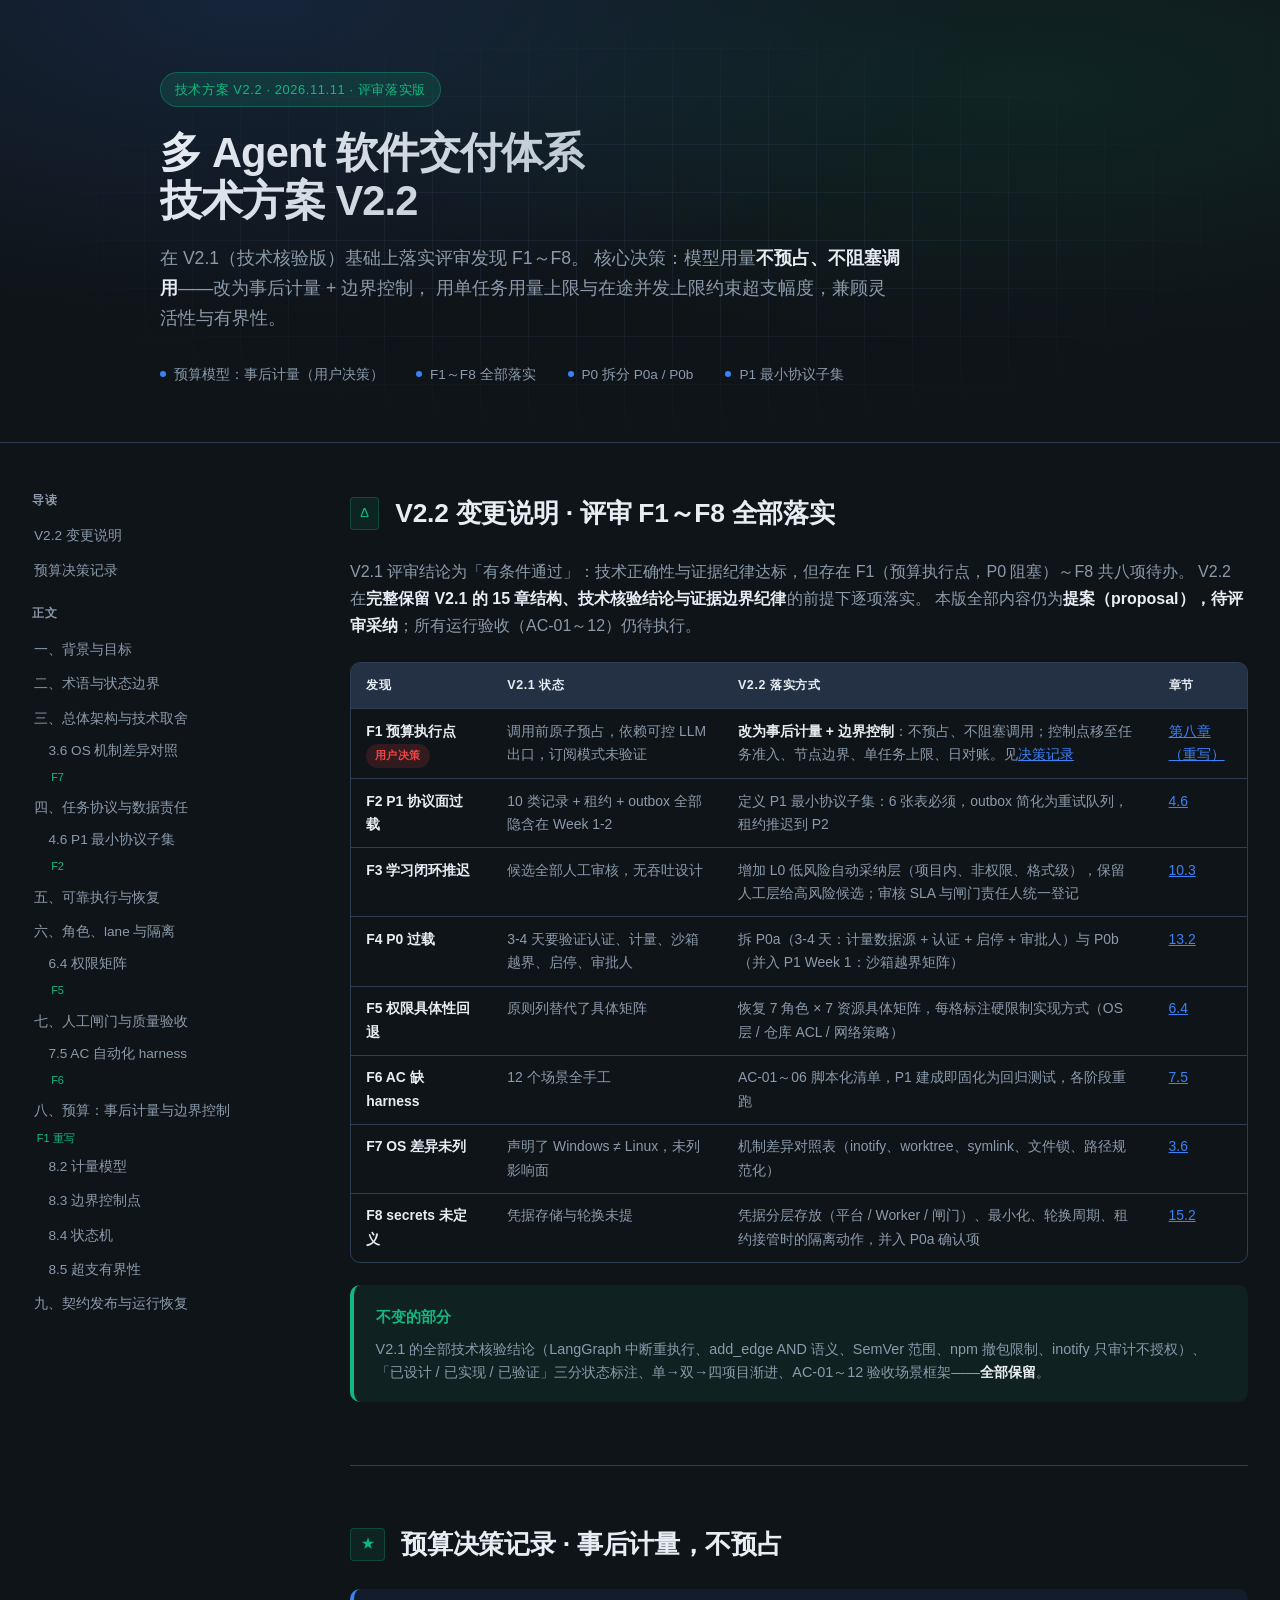
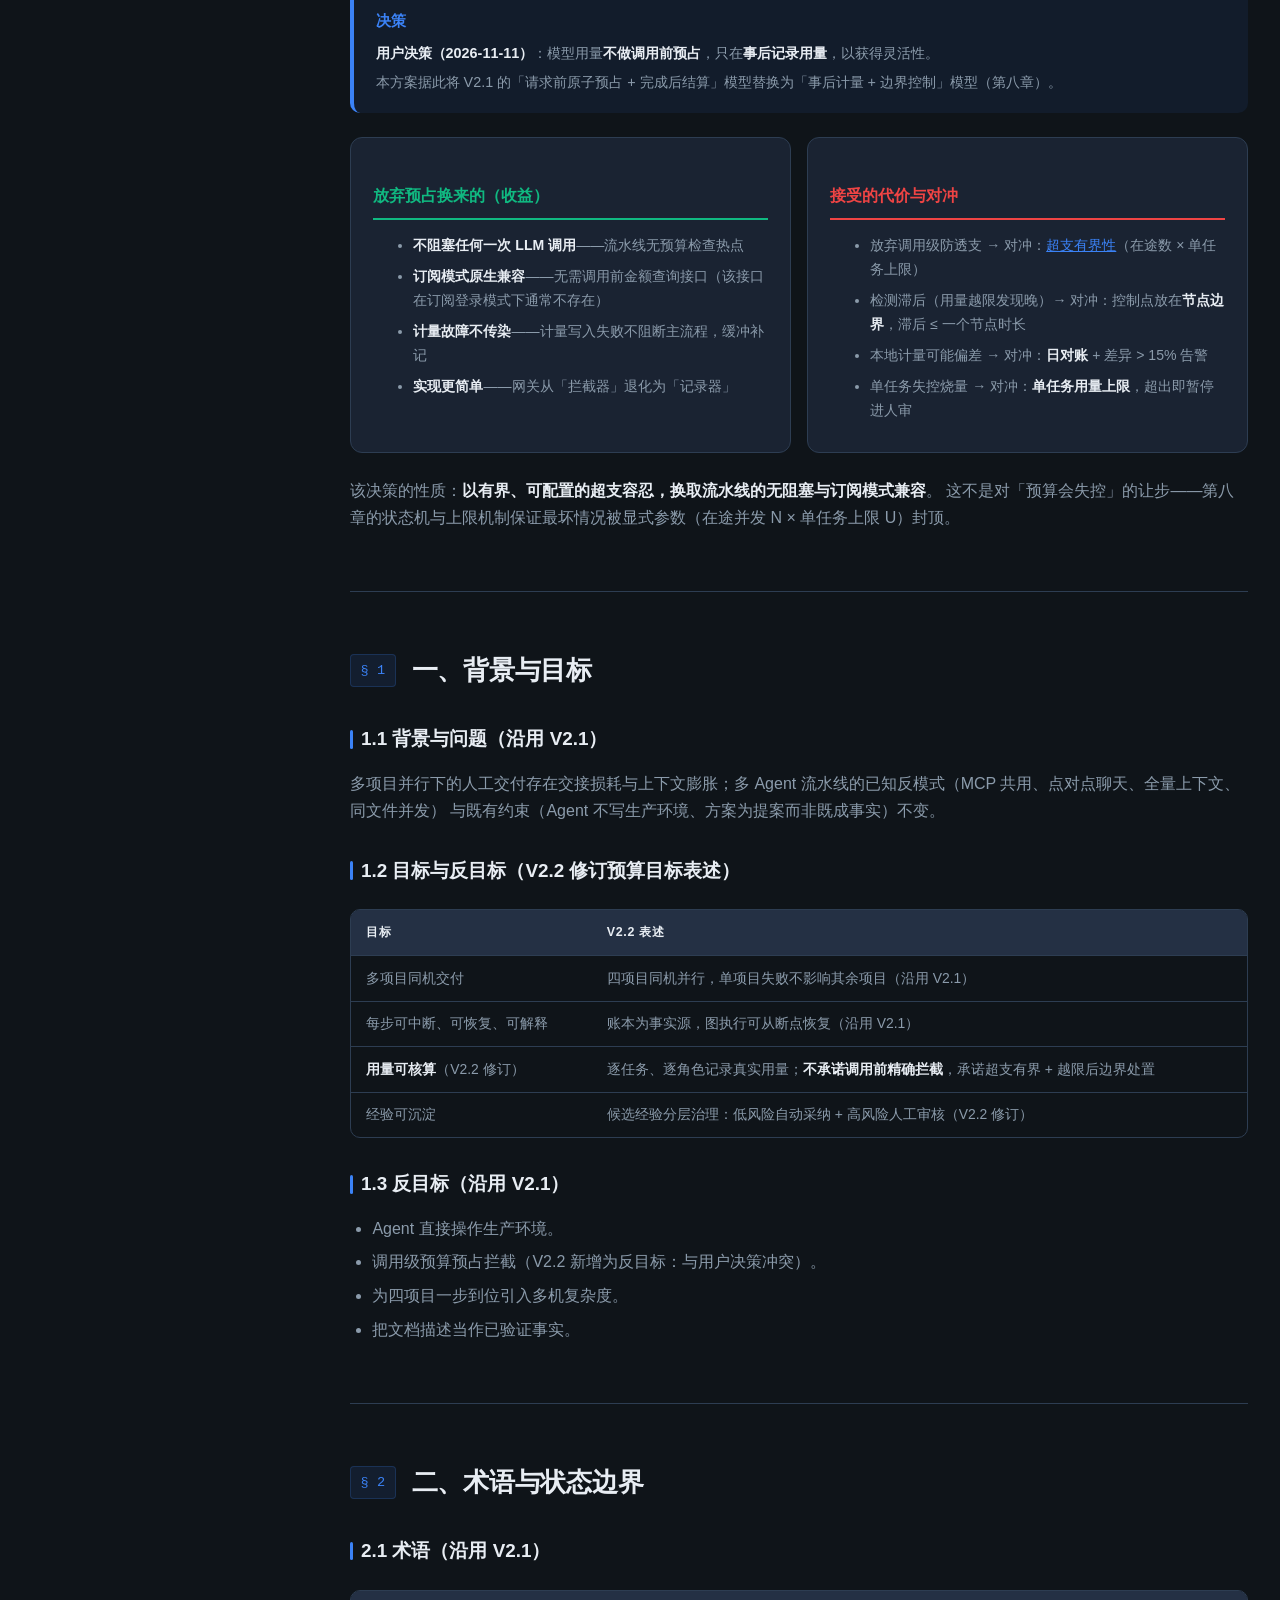
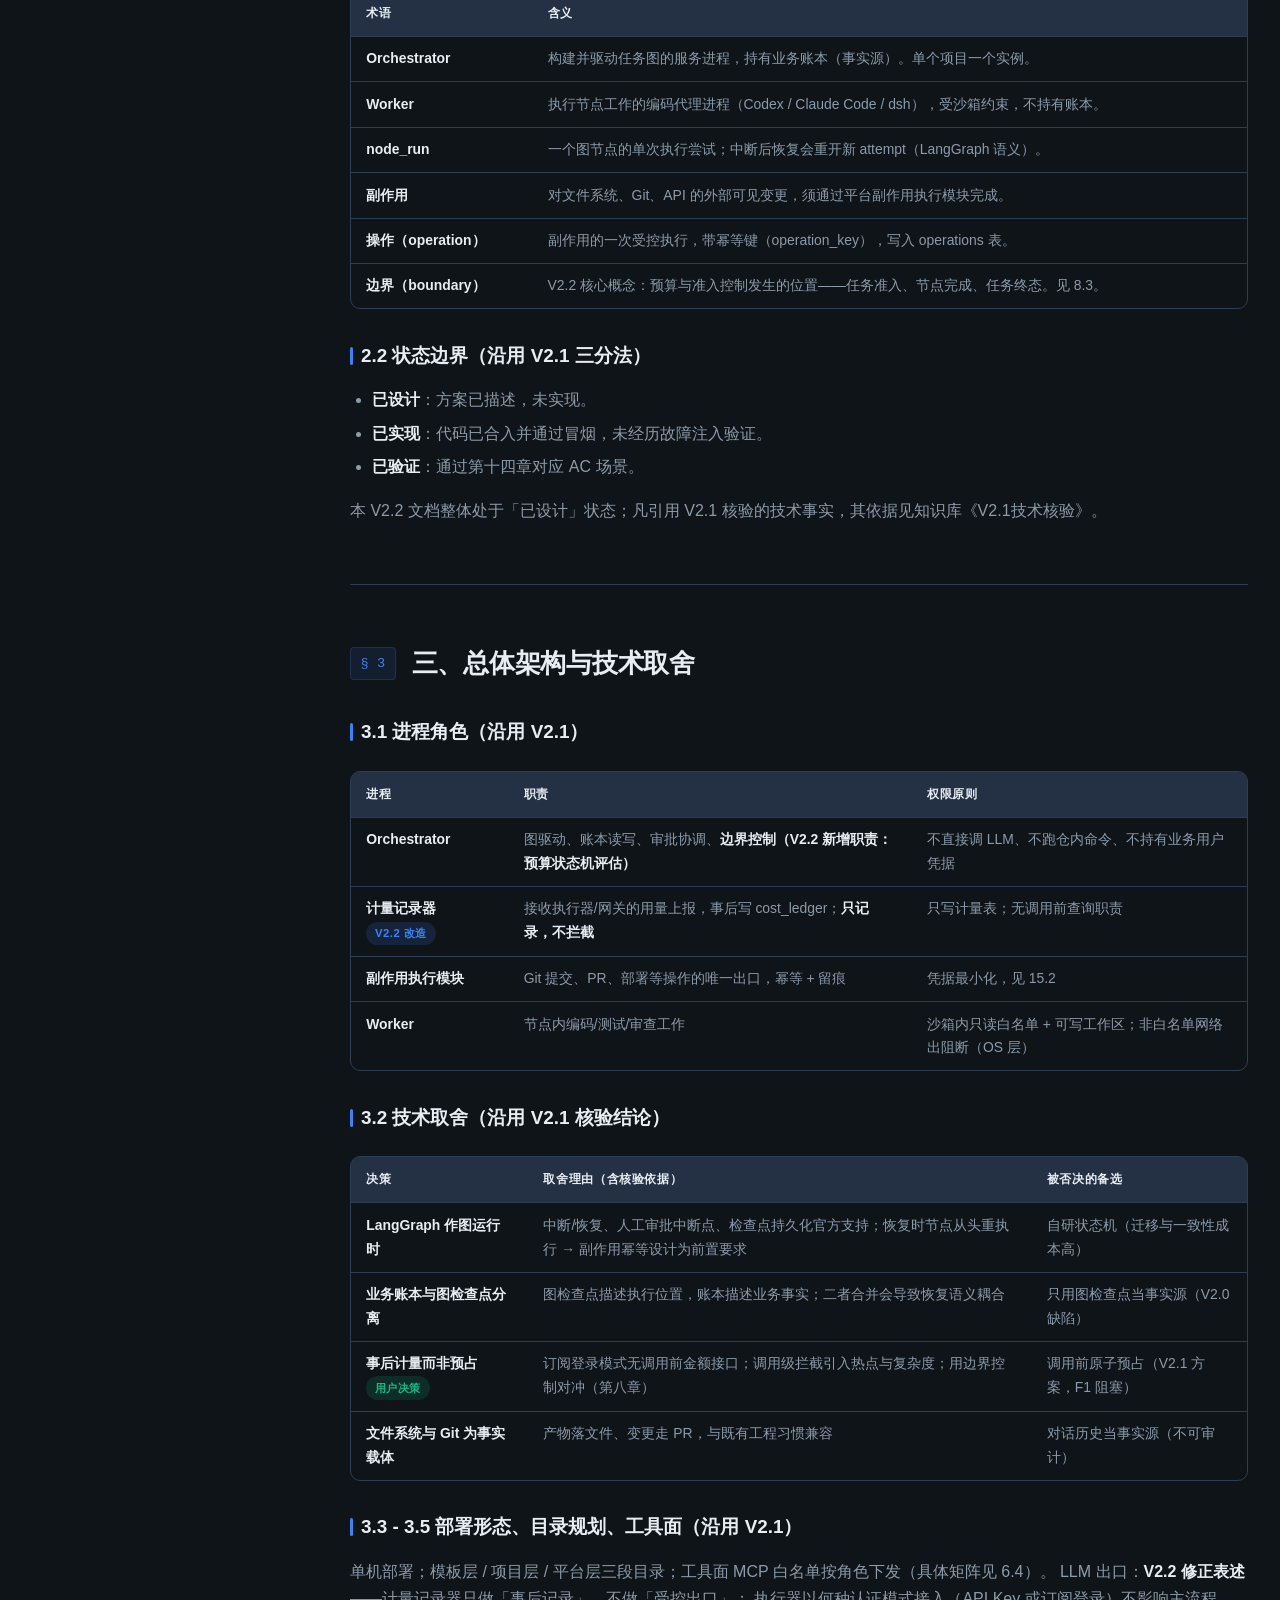
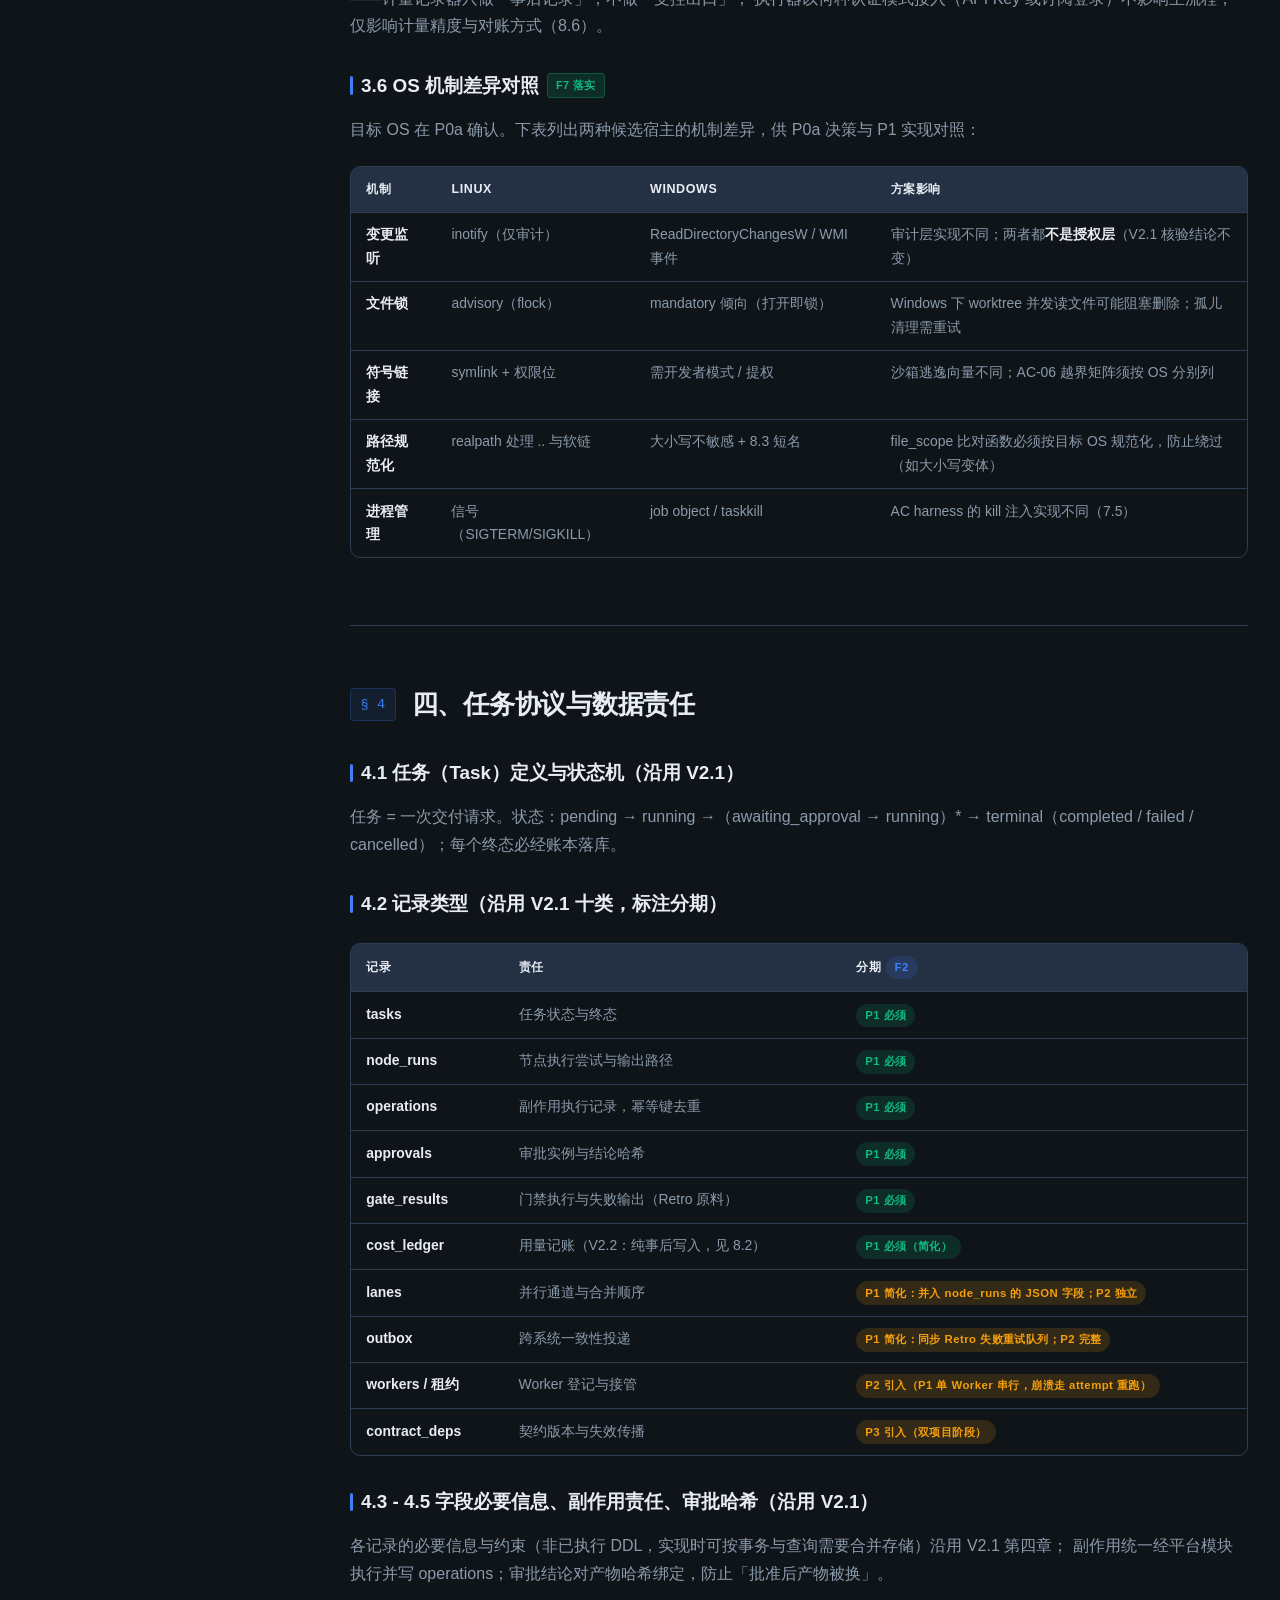
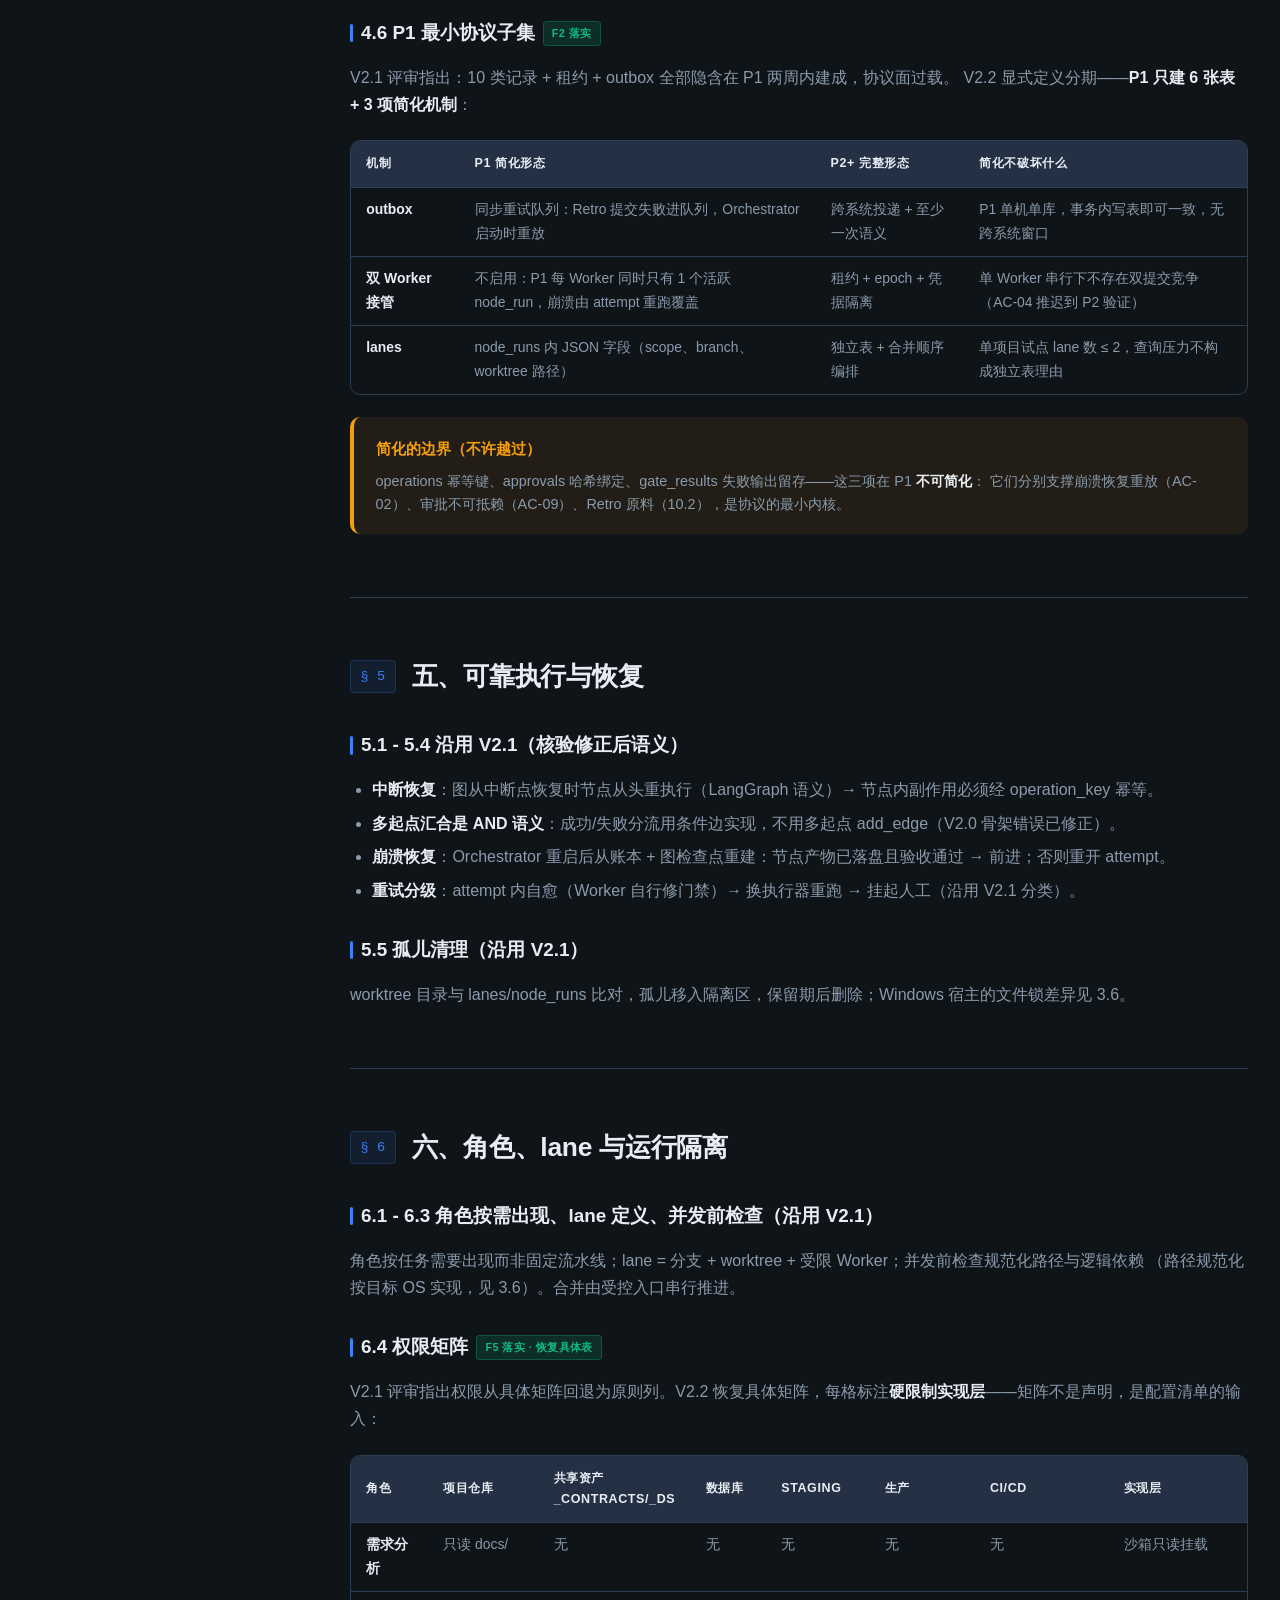
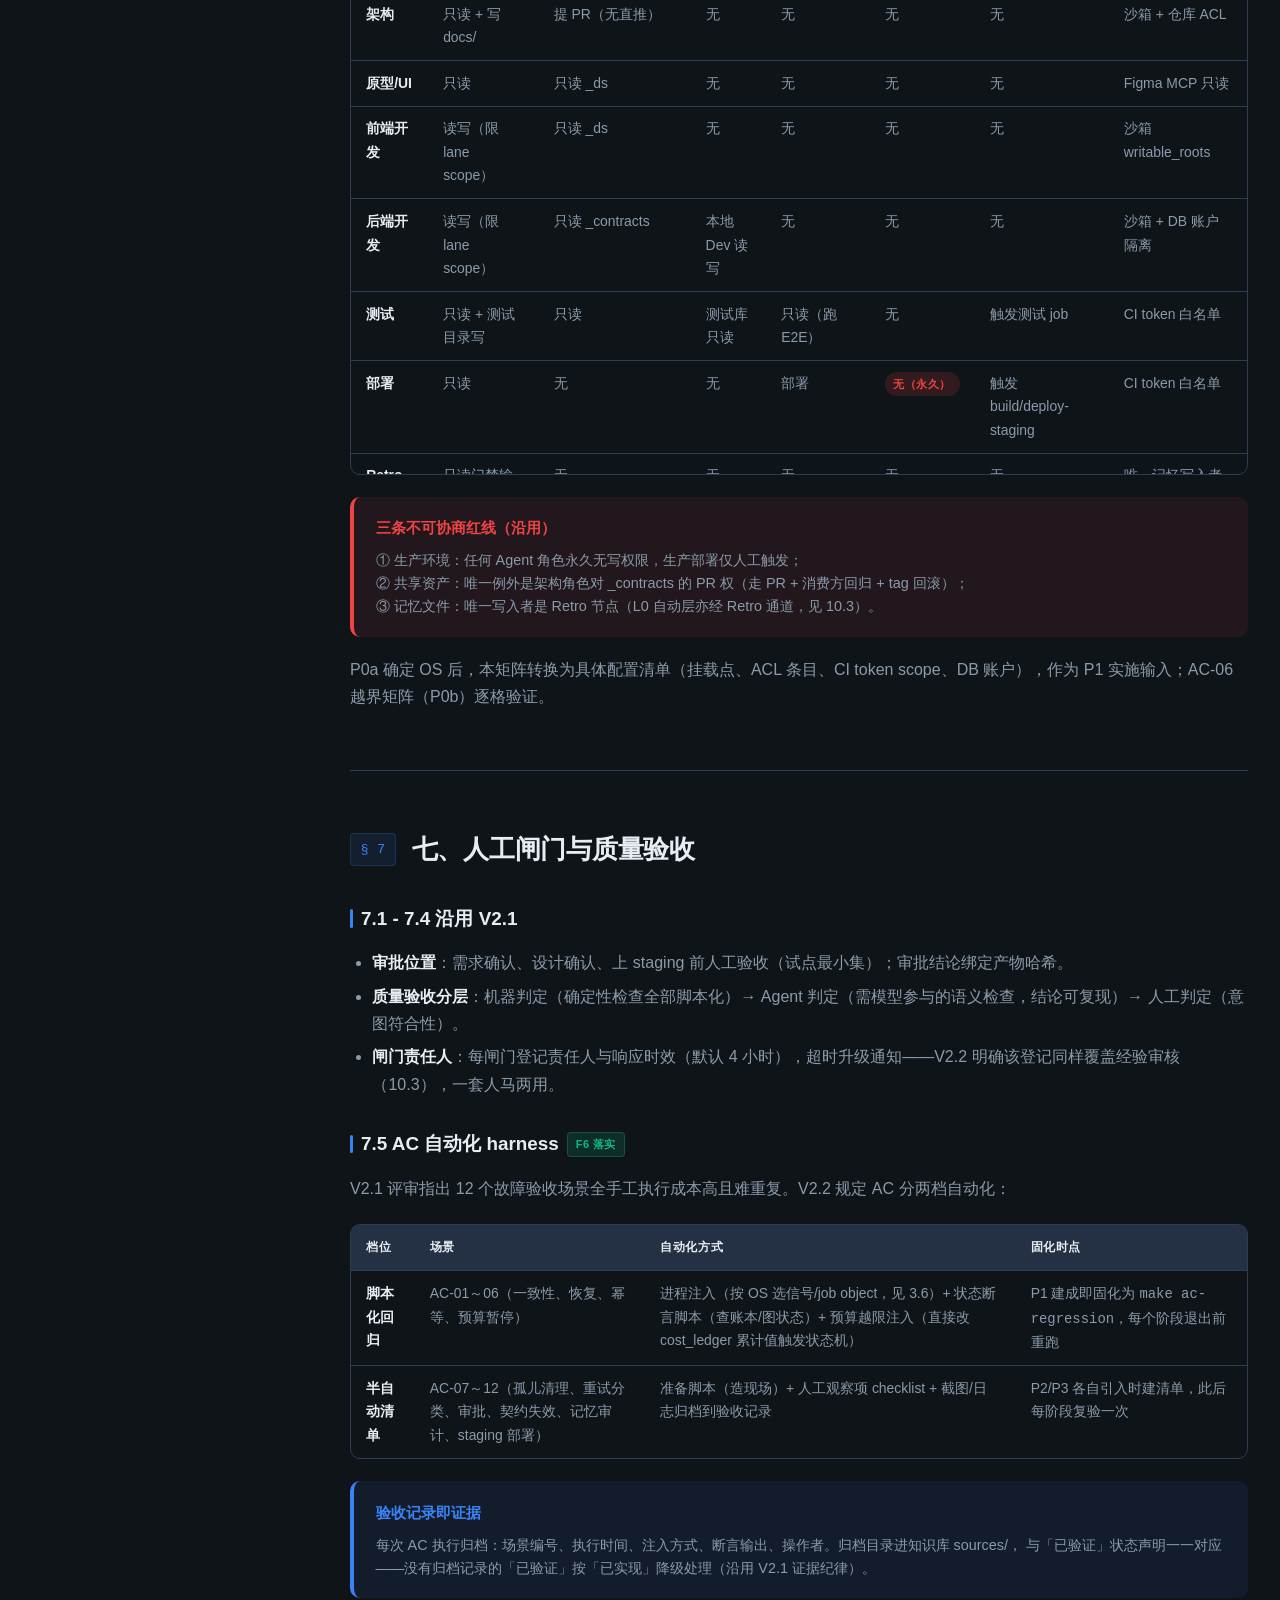
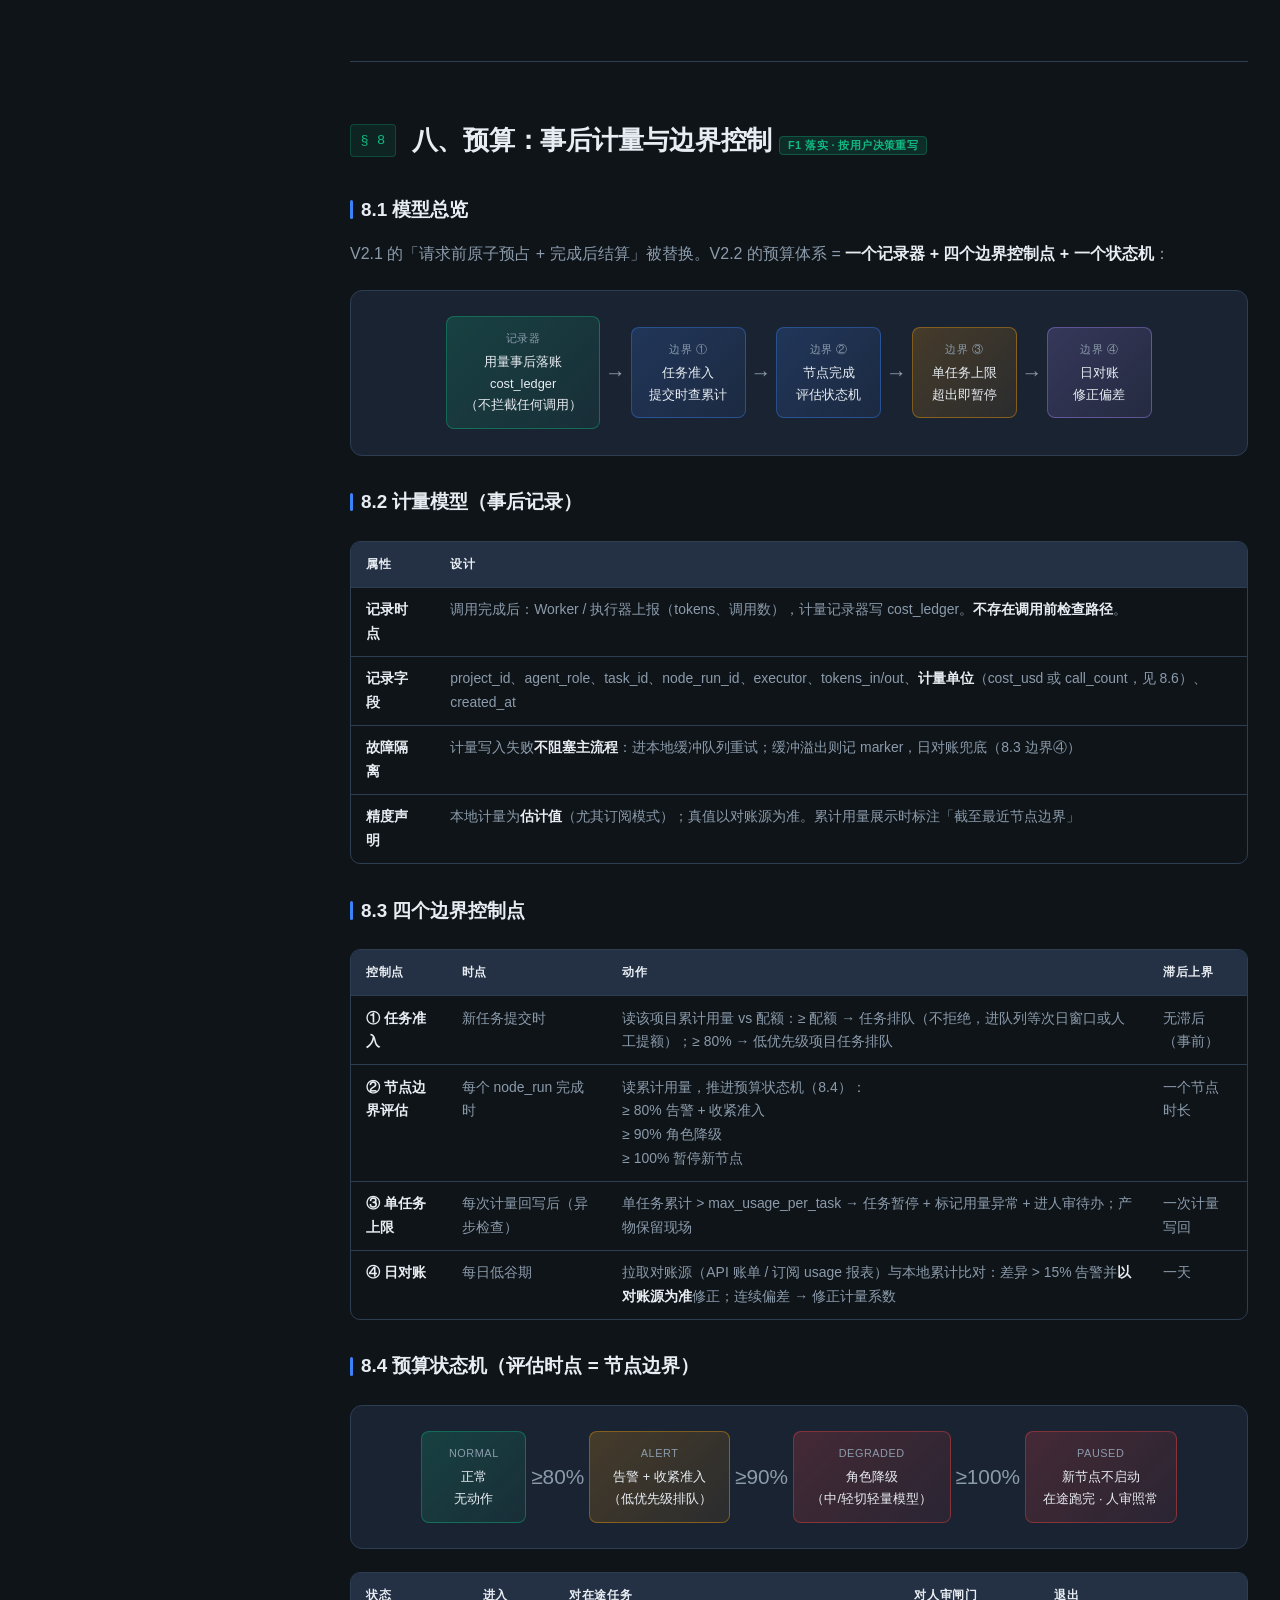
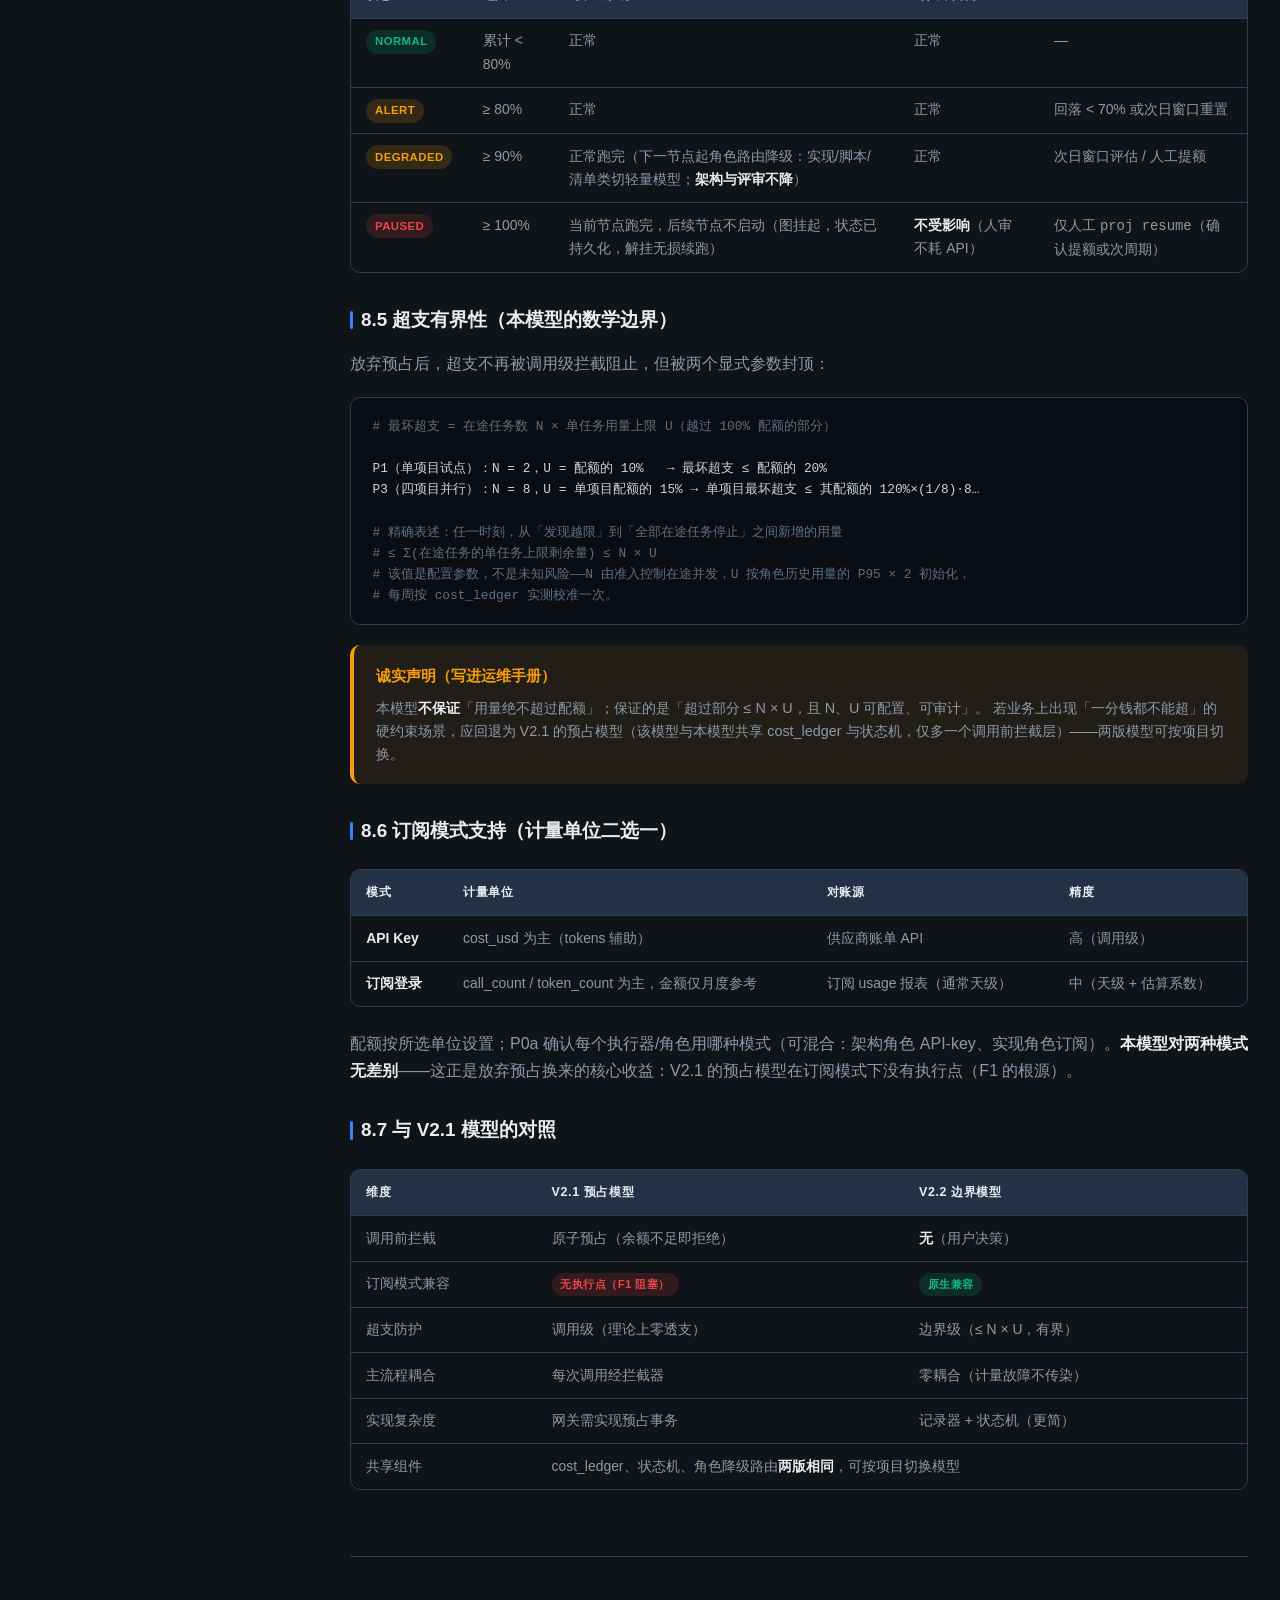
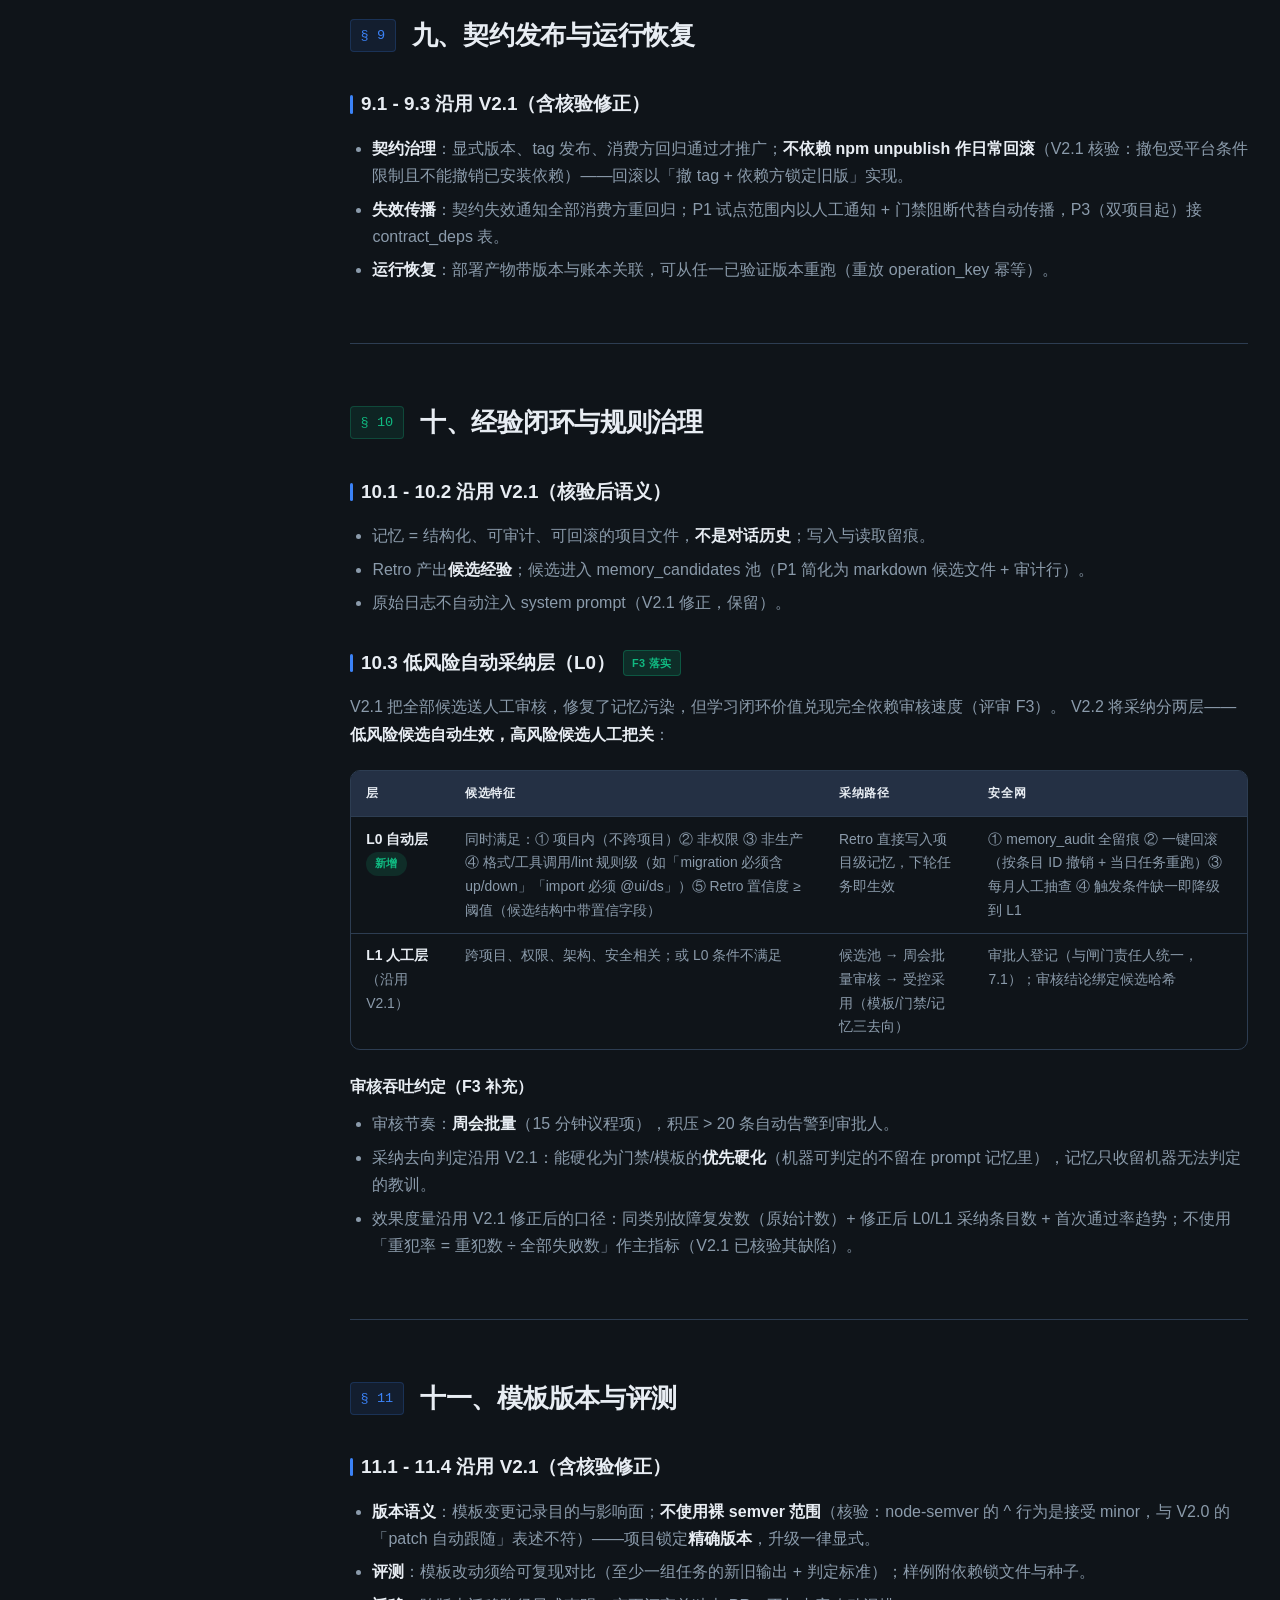
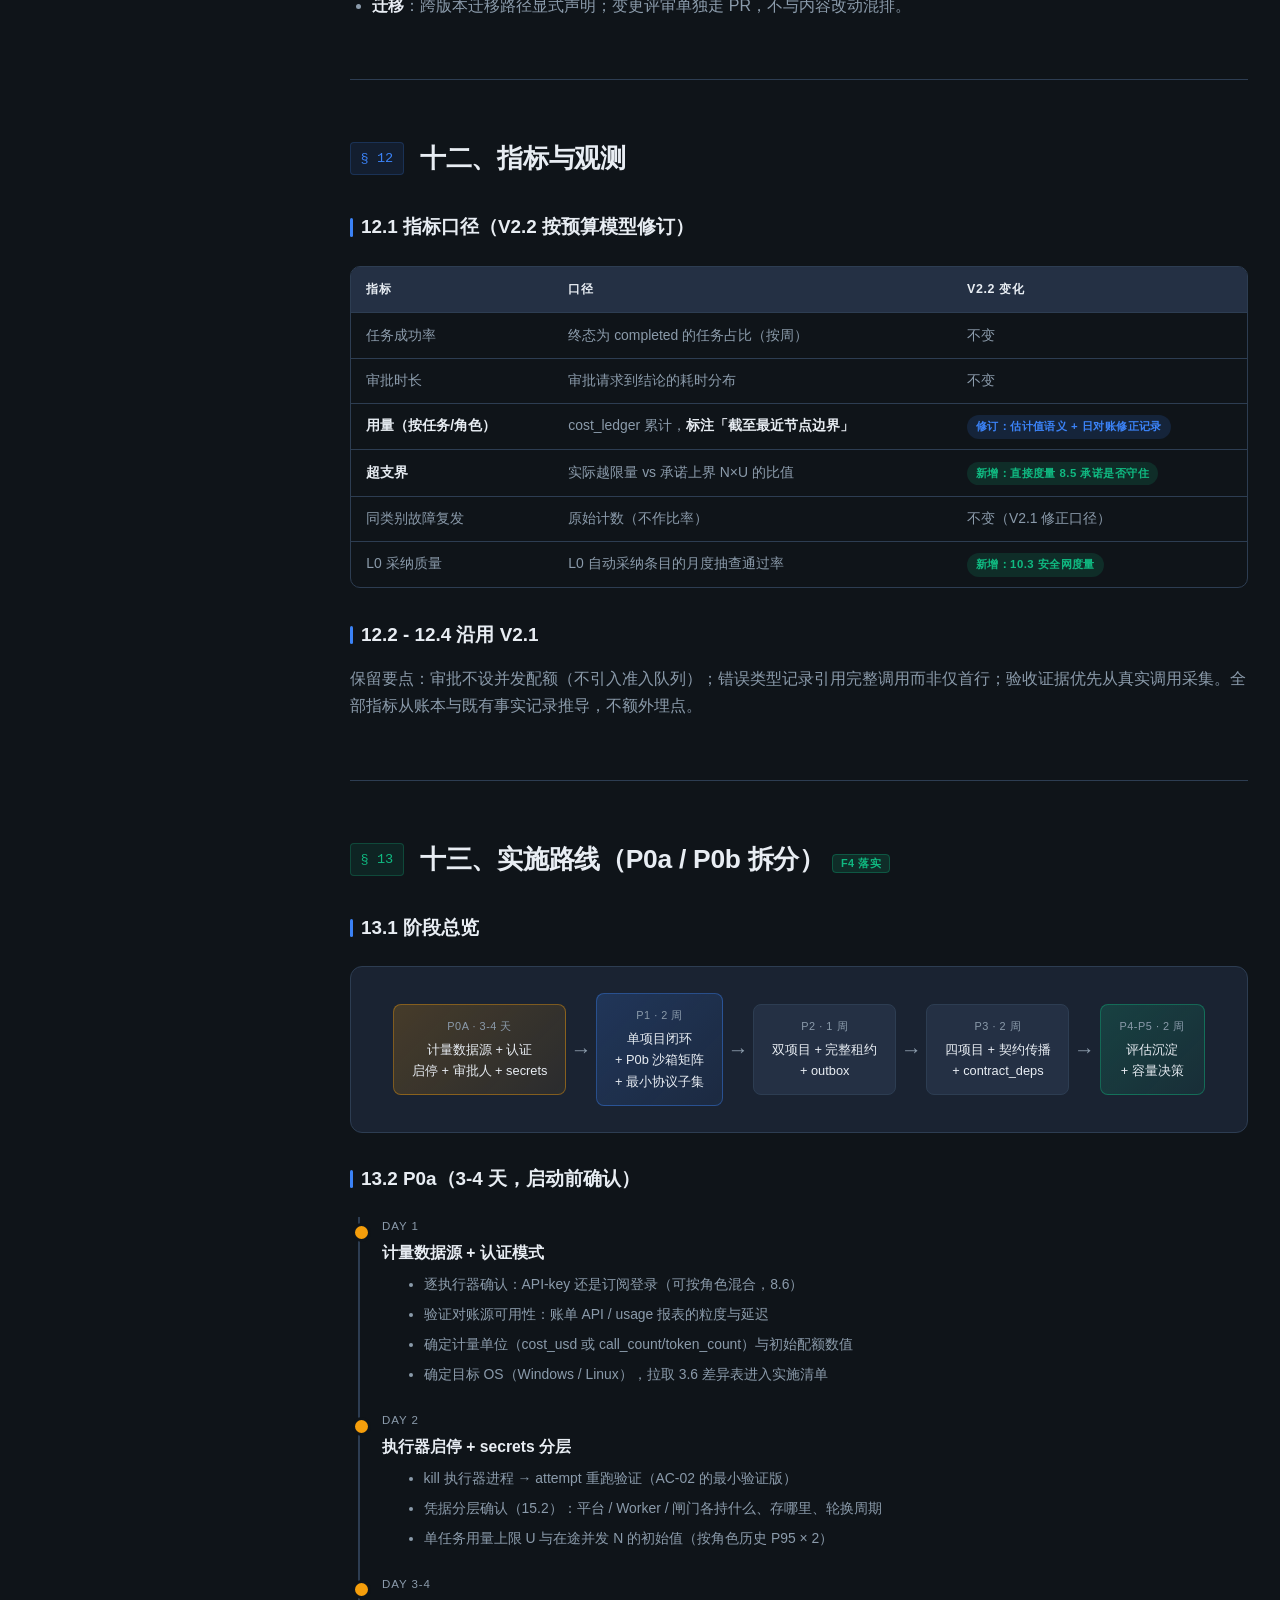
<file: multi-agent-scheme-v2.2/multi-agent-scheme-v2.2.html>
<!-- Generated by Trae Work -->
<!DOCTYPE html>
<html lang="zh-CN">
<head>
<meta charset="UTF-8">
<meta name="viewport" content="width=device-width, initial-scale=1.0">
<title>多 Agent 软件交付体系技术方案 V2.2</title>
<style>
:root{--bg:#0f1419;--bg2:#1a2332;--bg3:#243044;--ink:#e8edf3;--muted:#8b9bab;--rule:#2d3d52;--accent:#3b82f6;--accent2:#10b981;--warn:#f59e0b;--danger:#ef4444;--purple:#a78bfa}
*{margin:0;padding:0;box-sizing:border-box}
body{font-family:'Segoe UI','PingFang SC','Microsoft YaHei',sans-serif;background:var(--bg);color:var(--ink);font-size:16px;line-height:1.7;-webkit-font-smoothing:antialiased}
html{scroll-behavior:smooth}
.hero{position:relative;padding:4.5rem 2rem 3.5rem;background:radial-gradient(ellipse at 20% 0%,rgba(59,130,246,.15) 0%,transparent 50%),radial-gradient(ellipse at 80% 20%,rgba(16,185,129,.1) 0%,transparent 50%),var(--bg);border-bottom:1px solid var(--rule);overflow:hidden}
.hero::before{content:'';position:absolute;inset:0;background-image:linear-gradient(rgba(45,61,82,.3) 1px,transparent 1px),linear-gradient(90deg,rgba(45,61,82,.3) 1px,transparent 1px);background-size:48px 48px;mask-image:radial-gradient(ellipse at center,black 30%,transparent 70%);pointer-events:none}
.hero-content{max-width:960px;margin:0 auto;position:relative;z-index:1}
.hero-badge{display:inline-block;padding:.35rem .85rem;background:rgba(16,185,129,.15);border:1px solid rgba(16,185,129,.35);border-radius:999px;font-size:.8rem;color:var(--accent2);margin-bottom:1.4rem;letter-spacing:.05em}
.hero h1{font-size:2.6rem;font-weight:800;line-height:1.15;letter-spacing:-.02em;margin-bottom:1.2rem;background:linear-gradient(135deg,var(--ink) 0%,var(--muted) 100%);-webkit-background-clip:text;-webkit-text-fill-color:transparent;background-clip:text}
.hero-subtitle{font-size:1.1rem;color:var(--muted);max-width:740px;margin-bottom:1.8rem}
.hero-meta{display:flex;gap:2rem;flex-wrap:wrap;font-size:.85rem;color:var(--muted)}
.hero-meta span{display:flex;align-items:center;gap:.5rem}
.hero-meta span::before{content:'';width:6px;height:6px;border-radius:50%;background:var(--accent)}
.layout{display:grid;grid-template-columns:270px 1fr;gap:3rem;max-width:1320px;margin:0 auto;padding:3rem 2rem}
.toc{position:sticky;top:2rem;align-self:start;font-size:.85rem;max-height:calc(100vh - 4rem);overflow-y:auto;padding-right:.5rem}
.toc h3{font-size:.72rem;text-transform:uppercase;letter-spacing:.1em;color:var(--muted);margin:1.2rem 0 .7rem;font-weight:600}
.toc h3:first-child{margin-top:0}
.toc ul{list-style:none}
.toc ul ul{padding-left:.9rem;margin-top:.2rem}
.toc li{margin-bottom:.35rem}
.toc a{color:var(--muted);text-decoration:none;transition:color .2s;display:block;padding:.18rem 0;border-left:2px solid transparent;padding-left:.7rem;margin-left:-.7rem}
.toc a:hover{color:var(--ink);border-left-color:var(--accent)}
.toc .toc-new{color:var(--accent2);font-size:.68rem;margin-left:.3rem;vertical-align:middle}
.content{min-width:0}
.section{margin-bottom:3.5rem;padding-bottom:2.75rem;border-bottom:1px solid var(--rule)}
.section:last-child{border-bottom:none}
.section-header{display:flex;align-items:center;gap:1rem;margin-bottom:1.4rem;flex-wrap:wrap}
.section-num{font-family:Consolas,Monaco,monospace;font-size:.85rem;color:var(--accent);background:rgba(59,130,246,.1);padding:.25rem .6rem;border-radius:4px;border:1px solid rgba(59,130,246,.2)}
.section-num.patched{color:var(--accent2);background:rgba(16,185,129,.1);border-color:rgba(16,185,129,.25)}
.section h2{font-size:1.65rem;font-weight:700;letter-spacing:-.01em}
.section h3{font-size:1.18rem;font-weight:600;margin:1.9rem 0 .9rem;display:flex;align-items:center;gap:.5rem;flex-wrap:wrap}
.section h3::before{content:'';width:3px;height:1.15rem;background:var(--accent);border-radius:2px}
.section h4{font-size:1rem;font-weight:600;margin:1.4rem 0 .65rem;color:var(--ink)}
.section p{margin-bottom:1rem;color:var(--muted)}
.section strong{color:var(--ink);font-weight:600}
.section ul,.section ol{margin:0 0 1rem 1.4rem;color:var(--muted)}
.section li{margin-bottom:.4rem}
.section li strong{color:var(--ink)}
mark.key{background:none;color:var(--accent);font-weight:600}
.gap-badge{font-size:.68rem;font-weight:700;padding:.15rem .5rem;border-radius:4px;letter-spacing:.04em;background:rgba(16,185,129,.15);color:var(--accent2);border:1px solid rgba(16,185,129,.3)}
.table-wrap{overflow-x:auto;overflow-y:auto;max-height:620px;margin:1.4rem 0;border-radius:10px;border:1px solid var(--rule)}
table{width:100%;border-collapse:collapse;font-size:.87rem}
thead{position:sticky;top:0;z-index:1}
th{background:var(--bg3);color:var(--ink);font-weight:600;text-align:left;padding:.75rem .95rem;border-bottom:1px solid var(--rule);font-size:.78rem;text-transform:uppercase;letter-spacing:.05em}
td{padding:.65rem .95rem;border-bottom:1px solid var(--rule);color:var(--muted);vertical-align:top}
tr:last-child td{border-bottom:none}
tbody tr:hover td{background:rgba(59,130,246,.04)}
td strong{color:var(--ink)}
.tag{display:inline-block;padding:.14rem .55rem;border-radius:999px;font-size:.71rem;font-weight:600;letter-spacing:.04em;white-space:nowrap}
.tag-high{background:rgba(239,68,68,.15);color:var(--danger)}
.tag-mid{background:rgba(245,158,11,.15);color:var(--warn)}
.tag-low{background:rgba(16,185,129,.15);color:var(--accent2)}
.tag-info{background:rgba(59,130,246,.15);color:var(--accent)}
.tag-purple{background:rgba(167,139,250,.15);color:var(--purple)}
.callout{border-radius:10px;padding:1.15rem 1.35rem;margin:1.2rem 0;border-left:4px solid}
.callout h4{margin:0 0 .5rem;font-size:.95rem}
.callout p{margin:0 0 .4rem;font-size:.9rem;line-height:1.6}
.callout p:last-child{margin-bottom:0}
.callout ul{margin:.4rem 0 0 1.2rem;font-size:.9rem}
.callout-strong{background:rgba(59,130,246,.08);border-color:var(--accent)}
.callout-strong h4{color:var(--accent)}
.callout-warn{background:rgba(245,158,11,.08);border-color:var(--warn)}
.callout-warn h4{color:var(--warn)}
.callout-danger{background:rgba(239,68,68,.08);border-color:var(--danger)}
.callout-danger h4{color:var(--danger)}
.callout-success{background:rgba(16,185,129,.08);border-color:var(--accent2)}
.callout-success h4{color:var(--accent2)}
.code-block{background:#0a0e14;border:1px solid var(--rule);border-radius:10px;padding:1.15rem 1.35rem;margin:1.2rem 0;font-family:Consolas,'Fira Code',monospace;font-size:.8rem;line-height:1.65;overflow-x:auto;color:#c8d6e5;white-space:pre}
.code-block .cm{color:#5c6f85}
.flow-container{background:var(--bg2);border:1px solid var(--rule);border-radius:12px;padding:1.6rem;margin:1.4rem 0;overflow-x:auto}
.flow{display:flex;align-items:center;min-width:max-content;justify-content:center;gap:0}
.flow-node{background:var(--bg3);border:1px solid var(--rule);border-radius:8px;padding:.75rem 1.1rem;min-width:105px;text-align:center;font-size:.8rem;color:var(--ink)}
.flow-node .fn-label{font-size:.68rem;color:var(--muted);text-transform:uppercase;letter-spacing:.05em;margin-bottom:.2rem}
.flow-node.accent{background:linear-gradient(135deg,rgba(59,130,246,.2),rgba(59,130,246,.08));border-color:rgba(59,130,246,.4)}
.flow-node.success{background:linear-gradient(135deg,rgba(16,185,129,.2),rgba(16,185,129,.08));border-color:rgba(16,185,129,.4)}
.flow-node.warn{background:linear-gradient(135deg,rgba(245,158,11,.2),rgba(245,158,11,.08));border-color:rgba(245,158,11,.4)}
.flow-node.danger{background:linear-gradient(135deg,rgba(239,68,68,.2),rgba(239,68,68,.08));border-color:rgba(239,68,68,.4)}
.flow-node.purple{background:linear-gradient(135deg,rgba(167,139,250,.2),rgba(167,139,250,.08));border-color:rgba(167,139,250,.4)}
.flow-arrow{color:var(--muted);font-size:1.3rem;padding:0 .3rem}
.timeline{position:relative;padding-left:2rem;margin:1.4rem 0}
.timeline::before{content:'';position:absolute;left:.5rem;top:0;bottom:0;width:2px;background:var(--rule)}
.timeline-item{position:relative;margin-bottom:1.5rem}
.timeline-item::before{content:'';position:absolute;left:-1.85rem;top:.35rem;width:13px;height:13px;border-radius:50%;background:var(--accent);border:3px solid var(--bg);z-index:1}
.timeline-item.t-warn::before{background:var(--warn)}
.timeline-item.t-blue::before{background:var(--accent)}
.timeline-item.t-green::before{background:var(--accent2)}
.timeline-item.t-purple::before{background:var(--purple)}
.timeline-time{font-size:.72rem;color:var(--muted);text-transform:uppercase;letter-spacing:.08em;margin-bottom:.2rem}
.timeline h4{margin:0 0 .4rem;font-size:.98rem}
.timeline ul{padding-left:1.2rem;font-size:.87rem;color:var(--muted);margin-bottom:0}
.check-item{display:flex;gap:.75rem;align-items:flex-start;padding:.5rem 0;border-bottom:1px solid var(--rule);font-size:.9rem;color:var(--muted)}
.check-item:last-child{border-bottom:none}
.check-box{color:var(--accent);font-family:monospace;flex-shrink:0}
.footer{border-top:1px solid var(--rule);padding:2rem;text-align:center;color:var(--muted);font-size:.82rem}
@media (max-width:900px){.layout{grid-template-columns:1fr;padding:2rem 1.25rem}.toc{position:relative;top:0;order:-1;max-height:none}.hero h1{font-size:2rem}.flow{flex-wrap:wrap;gap:.5rem}.flow-arrow{transform:rotate(90deg)}}
@media (max-width:600px){.hero{padding:3rem 1.25rem 2rem}.hero h1{font-size:1.7rem}}
</style>
</head>
<body>

<header class="hero">
  <div class="hero-content">
    <span class="hero-badge">技术方案 V2.2 · 2026.11.11 · 评审落实版</span>
    <h1>多 Agent 软件交付体系<br>技术方案 V2.2</h1>
    <p class="hero-subtitle">
      在 V2.1（技术核验版）基础上落实评审发现 F1～F8。
      核心决策：模型用量<strong style="color:var(--ink)">不预占、不阻塞调用</strong>——改为事后计量 + 边界控制，
      用单任务用量上限与在途并发上限约束超支幅度，兼顾灵活性与有界性。
    </p>
    <div class="hero-meta">
      <span>预算模型：事后计量（用户决策）</span>
      <span>F1～F8 全部落实</span>
      <span>P0 拆分 P0a / P0b</span>
      <span>P1 最小协议子集</span>
    </div>
  </div>
</header>

<div class="layout">

<aside class="toc">
  <h3>导读</h3>
  <ul>
    <li><a href="#v22-changelog">V2.2 变更说明</a></li>
    <li><a href="#budget-decision">预算决策记录</a></li>
  </ul>
  <h3>正文</h3>
  <ul>
    <li><a href="#ch1">一、背景与目标</a></li>
    <li><a href="#ch2">二、术语与状态边界</a></li>
    <li><a href="#ch3">三、总体架构与技术取舍</a>
      <ul><li><a href="#ch3-os">3.6 OS 机制差异对照</a><span class="toc-new">F7</span></li></ul>
    </li>
    <li><a href="#ch4">四、任务协议与数据责任</a>
      <ul><li><a href="#ch4-subset">4.6 P1 最小协议子集</a><span class="toc-new">F2</span></li></ul>
    </li>
    <li><a href="#ch5">五、可靠执行与恢复</a></li>
    <li><a href="#ch6">六、角色、lane 与隔离</a>
      <ul><li><a href="#ch6-matrix">6.4 权限矩阵</a><span class="toc-new">F5</span></li></ul>
    </li>
    <li><a href="#ch7">七、人工闸门与质量验收</a>
      <ul><li><a href="#ch7-harness">7.5 AC 自动化 harness</a><span class="toc-new">F6</span></li></ul>
    </li>
    <li><a href="#ch8">八、预算：事后计量与边界控制</a><span class="toc-new">F1 重写</span>
      <ul>
        <li><a href="#ch8-model">8.2 计量模型</a></li>
        <li><a href="#ch8-boundary">8.3 边界控制点</a></li>
        <li><a href="#ch8-state">8.4 状态机</a></li>
        <li><a href="#ch8-bounded">8.5 超支有界性</a></li>
      </ul>
    </li>
    <li><a href="#ch9">九、契约发布与运行恢复</a></li>
    <li><a href="#ch10">十、经验闭环与规则治理</a>
      <ul><li><a href="#ch10-l0">10.3 低风险自动采纳层</a><span class="toc-new">F3</span></li></ul>
    </li>
    <li><a href="#ch11">十一、模板版本与评测</a></li>
    <li><a href="#ch12">十二、指标与观测</a></li>
    <li><a href="#ch13">十三、实施路线（P0a/P0b）</a><span class="toc-new">F4</span></li>
    <li><a href="#ch14">十四、故障验收场景（AC）</a></li>
    <li><a href="#ch15">十五、待确认事项</a></li>
  </ul>
</aside>

<main class="content">

<!-- ============ 变更说明 ============ -->
<section class="section" id="v22-changelog">
  <div class="section-header">
    <span class="section-num patched">Δ</span>
    <h2>V2.2 变更说明 · 评审 F1～F8 全部落实</h2>
  </div>

  <p>
    V2.1 评审结论为「有条件通过」：技术正确性与证据纪律达标，但存在 F1（预算执行点，P0 阻塞）～F8 共八项待办。
    V2.2 在<strong>完整保留 V2.1 的 15 章结构、技术核验结论与证据边界纪律</strong>的前提下逐项落实。
    本版全部内容仍为<strong>提案（proposal），待评审采纳</strong>；所有运行验收（AC-01～12）仍待执行。
  </p>

  <div class="table-wrap">
    <table>
      <thead><tr><th>发现</th><th>V2.1 状态</th><th>V2.2 落实方式</th><th>章节</th></tr></thead>
      <tbody>
        <tr>
          <td><strong>F1 预算执行点</strong> <span class="tag tag-high">用户决策</span></td>
          <td>调用前原子预占，依赖可控 LLM 出口，订阅模式未验证</td>
          <td><strong>改为事后计量 + 边界控制</strong>：不预占、不阻塞调用；控制点移至任务准入、节点边界、单任务上限、日对账。见<a href="#budget-decision" style="color:var(--accent)">决策记录</a></td>
          <td><a href="#ch8" style="color:var(--accent)">第八章（重写）</a></td>
        </tr>
        <tr>
          <td><strong>F2 P1 协议面过载</strong></td>
          <td>10 类记录 + 租约 + outbox 全部隐含在 Week 1-2</td>
          <td>定义 P1 最小协议子集：6 张表必须，outbox 简化为重试队列，租约推迟到 P2</td>
          <td><a href="#ch4-subset" style="color:var(--accent)">4.6</a></td>
        </tr>
        <tr>
          <td><strong>F3 学习闭环推迟</strong></td>
          <td>候选全部人工审核，无吞吐设计</td>
          <td>增加 L0 低风险自动采纳层（项目内、非权限、格式级），保留人工层给高风险候选；审核 SLA 与闸门责任人统一登记</td>
          <td><a href="#ch10-l0" style="color:var(--accent)">10.3</a></td>
        </tr>
        <tr>
          <td><strong>F4 P0 过载</strong></td>
          <td>3-4 天要验证认证、计量、沙箱越界、启停、审批人</td>
          <td>拆 P0a（3-4 天：计量数据源 + 认证 + 启停 + 审批人）与 P0b（并入 P1 Week 1：沙箱越界矩阵）</td>
          <td><a href="#ch13" style="color:var(--accent)">13.2</a></td>
        </tr>
        <tr>
          <td><strong>F5 权限具体性回退</strong></td>
          <td>原则列替代了具体矩阵</td>
          <td>恢复 7 角色 × 7 资源具体矩阵，每格标注硬限制实现方式（OS 层 / 仓库 ACL / 网络策略）</td>
          <td><a href="#ch6-matrix" style="color:var(--accent)">6.4</a></td>
        </tr>
        <tr>
          <td><strong>F6 AC 缺 harness</strong></td>
          <td>12 个场景全手工</td>
          <td>AC-01～06 脚本化清单，P1 建成即固化为回归测试，各阶段重跑</td>
          <td><a href="#ch7-harness" style="color:var(--accent)">7.5</a></td>
        </tr>
        <tr>
          <td><strong>F7 OS 差异未列</strong></td>
          <td>声明了 Windows ≠ Linux，未列影响面</td>
          <td>机制差异对照表（inotify、worktree、symlink、文件锁、路径规范化）</td>
          <td><a href="#ch3-os" style="color:var(--accent)">3.6</a></td>
        </tr>
        <tr>
          <td><strong>F8 secrets 未定义</strong></td>
          <td>凭据存储与轮换未提</td>
          <td>凭据分层存放（平台 / Worker / 闸门）、最小化、轮换周期、租约接管时的隔离动作，并入 P0a 确认项</td>
          <td><a href="#ch15" style="color:var(--accent)">15.2</a></td>
        </tr>
      </tbody>
    </table>
  </div>

  <div class="callout callout-success">
    <h4>不变的部分</h4>
    <p>V2.1 的全部技术核验结论（LangGraph 中断重执行、add_edge AND 语义、SemVer 范围、npm 撤包限制、inotify 只审计不授权）、
    「已设计 / 已实现 / 已验证」三分状态标注、单→双→四项目渐进、AC-01～12 验收场景框架——<strong>全部保留</strong>。</p>
  </div>
</section>

<!-- ============ 预算决策记录 ============ -->
<section class="section" id="budget-decision">
  <div class="section-header">
    <span class="section-num patched">★</span>
    <h2>预算决策记录 · 事后计量，不预占</h2>
  </div>

  <div class="callout callout-strong">
    <h4>决策</h4>
    <p><strong>用户决策（2026-11-11）</strong>：模型用量<strong>不做调用前预占</strong>，只在<strong>事后记录用量</strong>，以获得灵活性。</p>
    <p>本方案据此将 V2.1 的「请求前原子预占 + 完成后结算」模型替换为「事后计量 + 边界控制」模型（第八章）。</p>
  </div>

  <div class="compare-grid" style="display:grid;grid-template-columns:1fr 1fr;gap:1rem;margin:1.5rem 0">
    <div style="background:var(--bg2);border:1px solid var(--rule);border-radius:12px;padding:1.4rem">
      <h4 style="color:var(--accent2);border-bottom:2px solid var(--accent2);padding-bottom:.5rem;margin-bottom:.9rem">放弃预占换来的（收益）</h4>
      <ul style="padding-left:1.1rem;font-size:.88rem;color:var(--muted);margin-bottom:0">
        <li style="margin-bottom:.45rem"><strong style="color:var(--ink)">不阻塞任何一次 LLM 调用</strong>——流水线无预算检查热点</li>
        <li style="margin-bottom:.45rem"><strong style="color:var(--ink)">订阅模式原生兼容</strong>——无需调用前金额查询接口（该接口在订阅登录模式下通常不存在）</li>
        <li style="margin-bottom:.45rem"><strong style="color:var(--ink)">计量故障不传染</strong>——计量写入失败不阻断主流程，缓冲补记</li>
        <li><strong style="color:var(--ink)">实现更简单</strong>——网关从「拦截器」退化为「记录器」</li>
      </ul>
    </div>
    <div style="background:var(--bg2);border:1px solid var(--rule);border-radius:12px;padding:1.4rem">
      <h4 style="color:var(--danger);border-bottom:2px solid var(--danger);padding-bottom:.5rem;margin-bottom:.9rem">接受的代价与对冲</h4>
      <ul style="padding-left:1.1rem;font-size:.88rem;color:var(--muted);margin-bottom:0">
        <li style="margin-bottom:.45rem">放弃调用级防透支 → 对冲：<a href="#ch8-bounded" style="color:var(--accent)">超支有界性</a>（在途数 × 单任务上限）</li>
        <li style="margin-bottom:.45rem">检测滞后（用量越限发现晚）→ 对冲：控制点放在<strong style="color:var(--ink)">节点边界</strong>，滞后 ≤ 一个节点时长</li>
        <li style="margin-bottom:.45rem">本地计量可能偏差 → 对冲：<strong style="color:var(--ink)">日对账</strong> + 差异 &gt; 15% 告警</li>
        <li>单任务失控烧量 → 对冲：<strong style="color:var(--ink)">单任务用量上限</strong>，超出即暂停进人审</li>
      </ul>
    </div>
  </div>

  <p>
    该决策的性质：<strong>以有界、可配置的超支容忍，换取流水线的无阻塞与订阅模式兼容</strong>。
    这不是对「预算会失控」的让步——第八章的状态机与上限机制保证最坏情况被显式参数（在途并发 N × 单任务上限 U）封顶。
  </p>
</section>

<!-- ============ 第一章 ============ -->
<section class="section" id="ch1">
  <div class="section-header">
    <span class="section-num">§ 1</span>
    <h2>一、背景与目标</h2>
  </div>

  <h3>1.1 背景与问题（沿用 V2.1）</h3>
  <p>
    多项目并行下的人工交付存在交接损耗与上下文膨胀；多 Agent 流水线的已知反模式（MCP 共用、点对点聊天、全量上下文、同文件并发）
    与既有约束（Agent 不写生产环境、方案为提案而非既成事实）不变。
  </p>

  <h3>1.2 目标与反目标（V2.2 修订预算目标表述）</h3>
  <div class="table-wrap">
    <table>
      <thead><tr><th>目标</th><th>V2.2 表述</th></tr></thead>
      <tbody>
        <tr><td>多项目同机交付</td><td>四项目同机并行，单项目失败不影响其余项目（沿用 V2.1）</td></tr>
        <tr><td>每步可中断、可恢复、可解释</td><td>账本为事实源，图执行可从断点恢复（沿用 V2.1）</td></tr>
        <tr><td><strong>用量可核算</strong>（V2.2 修订）</td><td>逐任务、逐角色记录真实用量；<strong>不承诺调用前精确拦截</strong>，承诺超支有界 + 越限后边界处置</td></tr>
        <tr><td>经验可沉淀</td><td>候选经验分层治理：低风险自动采纳 + 高风险人工审核（V2.2 修订）</td></tr>
      </tbody>
    </table>
  </div>

  <h3>1.3 反目标（沿用 V2.1）</h3>
  <ul>
    <li>Agent 直接操作生产环境。</li>
    <li>调用级预算预占拦截（V2.2 新增为反目标：与用户决策冲突）。</li>
    <li>为四项目一步到位引入多机复杂度。</li>
    <li>把文档描述当作已验证事实。</li>
  </ul>
</section>

<!-- ============ 第二章 ============ -->
<section class="section" id="ch2">
  <div class="section-header">
    <span class="section-num">§ 2</span>
    <h2>二、术语与状态边界</h2>
  </div>

  <h3>2.1 术语（沿用 V2.1）</h3>
  <div class="table-wrap">
    <table>
      <thead><tr><th>术语</th><th>含义</th></tr></thead>
      <tbody>
        <tr><td><strong>Orchestrator</strong></td><td>构建并驱动任务图的服务进程，持有业务账本（事实源）。单个项目一个实例。</td></tr>
        <tr><td><strong>Worker</strong></td><td>执行节点工作的编码代理进程（Codex / Claude Code / dsh），受沙箱约束，不持有账本。</td></tr>
        <tr><td><strong>node_run</strong></td><td>一个图节点的单次执行尝试；中断后恢复会重开新 attempt（LangGraph 语义）。</td></tr>
        <tr><td><strong>副作用</strong></td><td>对文件系统、Git、API 的外部可见变更，须通过平台副作用执行模块完成。</td></tr>
        <tr><td><strong>操作（operation）</strong></td><td>副作用的一次受控执行，带幂等键（operation_key），写入 operations 表。</td></tr>
        <tr><td><strong>边界（boundary）</strong></td><td>V2.2 核心概念：预算与准入控制发生的位置——任务准入、节点完成、任务终态。见 8.3。</td></tr>
      </tbody>
    </table>
  </div>

  <h3>2.2 状态边界（沿用 V2.1 三分法）</h3>
  <ul>
    <li><strong>已设计</strong>：方案已描述，未实现。</li>
    <li><strong>已实现</strong>：代码已合入并通过冒烟，未经历故障注入验证。</li>
    <li><strong>已验证</strong>：通过第十四章对应 AC 场景。</li>
  </ul>
  <p>本 V2.2 文档整体处于「已设计」状态；凡引用 V2.1 核验的技术事实，其依据见知识库《V2.1技术核验》。</p>
</section>

<!-- ============ 第三章 ============ -->
<section class="section" id="ch3">
  <div class="section-header">
    <span class="section-num">§ 3</span>
    <h2>三、总体架构与技术取舍</h2>
  </div>

  <h3>3.1 进程角色（沿用 V2.1）</h3>
  <div class="table-wrap">
    <table>
      <thead><tr><th>进程</th><th>职责</th><th>权限原则</th></tr></thead>
      <tbody>
        <tr><td><strong>Orchestrator</strong></td><td>图驱动、账本读写、审批协调、<strong style="color:var(--ink)">边界控制（V2.2 新增职责：预算状态机评估）</strong></td><td>不直接调 LLM、不跑仓内命令、不持有业务用户凭据</td></tr>
        <tr><td><strong>计量记录器</strong> <span class="tag tag-info">V2.2 改造</span></td><td>接收执行器/网关的用量上报，事后写 cost_ledger；<strong style="color:var(--ink)">只记录，不拦截</strong></td><td>只写计量表；无调用前查询职责</td></tr>
        <tr><td><strong>副作用执行模块</strong></td><td>Git 提交、PR、部署等操作的唯一出口，幂等 + 留痕</td><td>凭据最小化，见 15.2</td></tr>
        <tr><td><strong>Worker</strong></td><td>节点内编码/测试/审查工作</td><td>沙箱内只读白名单 + 可写工作区；非白名单网络出阻断（OS 层）</td></tr>
      </tbody>
    </table>
  </div>

  <h3>3.2 技术取舍（沿用 V2.1 核验结论）</h3>
  <div class="table-wrap">
    <table>
      <thead><tr><th>决策</th><th>取舍理由（含核验依据）</th><th>被否决的备选</th></tr></thead>
      <tbody>
        <tr><td><strong>LangGraph 作图运行时</strong></td><td>中断/恢复、人工审批中断点、检查点持久化官方支持；恢复时节点从头重执行 → 副作用幂等设计为前置要求</td><td>自研状态机（迁移与一致性成本高）</td></tr>
        <tr><td><strong>业务账本与图检查点分离</strong></td><td>图检查点描述执行位置，账本描述业务事实；二者合并会导致恢复语义耦合</td><td>只用图检查点当事实源（V2.0 缺陷）</td></tr>
        <tr><td><strong>事后计量而非预占</strong> <span class="tag tag-low">用户决策</span></td><td>订阅登录模式无调用前金额接口；调用级拦截引入热点与复杂度；用边界控制对冲（第八章）</td><td>调用前原子预占（V2.1 方案，F1 阻塞）</td></tr>
        <tr><td><strong>文件系统与 Git 为事实载体</strong></td><td>产物落文件、变更走 PR，与既有工程习惯兼容</td><td>对话历史当事实源（不可审计）</td></tr>
      </tbody>
    </table>
  </div>

  <h3>3.3 - 3.5 部署形态、目录规划、工具面（沿用 V2.1）</h3>
  <p>
    单机部署；模板层 / 项目层 / 平台层三段目录；工具面 MCP 白名单按角色下发（具体矩阵见 6.4）。
    LLM 出口：<strong>V2.2 修正表述</strong>——计量记录器只做「事后记录」，不做「受控出口」；
    执行器以何种认证模式接入（API Key 或订阅登录）不影响主流程，仅影响计量精度与对账方式（8.6）。
  </p>

  <h3 id="ch3-os">3.6 OS 机制差异对照 <span class="gap-badge">F7 落实</span></h3>
  <p>目标 OS 在 P0a 确认。下表列出两种候选宿主的机制差异，供 P0a 决策与 P1 实现对照：</p>
  <div class="table-wrap">
    <table>
      <thead><tr><th>机制</th><th>Linux</th><th>Windows</th><th>方案影响</th></tr></thead>
      <tbody>
        <tr><td><strong>变更监听</strong></td><td>inotify（仅审计）</td><td>ReadDirectoryChangesW / WMI 事件</td><td>审计层实现不同；两者都<strong>不是授权层</strong>（V2.1 核验结论不变）</td></tr>
        <tr><td><strong>文件锁</strong></td><td>advisory（flock）</td><td>mandatory 倾向（打开即锁）</td><td>Windows 下 worktree 并发读文件可能阻塞删除；孤儿清理需重试</td></tr>
        <tr><td><strong>符号链接</strong></td><td>symlink + 权限位</td><td>需开发者模式 / 提权</td><td>沙箱逃逸向量不同；AC-06 越界矩阵须按 OS 分别列</td></tr>
        <tr><td><strong>路径规范化</strong></td><td>realpath 处理 .. 与软链</td><td>大小写不敏感 + 8.3 短名</td><td>file_scope 比对函数必须按目标 OS 规范化，防止绕过（如大小写变体）</td></tr>
        <tr><td><strong>进程管理</strong></td><td>信号（SIGTERM/SIGKILL）</td><td>job object / taskkill</td><td>AC harness 的 kill 注入实现不同（7.5）</td></tr>
      </tbody>
    </table>
  </div>
</section>

<!-- ============ 第四章 ============ -->
<section class="section" id="ch4">
  <div class="section-header">
    <span class="section-num">§ 4</span>
    <h2>四、任务协议与数据责任</h2>
  </div>

  <h3>4.1 任务（Task）定义与状态机（沿用 V2.1）</h3>
  <p>任务 = 一次交付请求。状态：pending → running →（awaiting_approval → running）* → terminal（completed / failed / cancelled）；每个终态必经账本落库。</p>

  <h3>4.2 记录类型（沿用 V2.1 十类，标注分期）</h3>
  <div class="table-wrap">
    <table>
      <thead><tr><th>记录</th><th>责任</th><th>分期 <span class="tag tag-info">F2</span></th></tr></thead>
      <tbody>
        <tr><td><strong>tasks</strong></td><td>任务状态与终态</td><td><span class="tag tag-low">P1 必须</span></td></tr>
        <tr><td><strong>node_runs</strong></td><td>节点执行尝试与输出路径</td><td><span class="tag tag-low">P1 必须</span></td></tr>
        <tr><td><strong>operations</strong></td><td>副作用执行记录，幂等键去重</td><td><span class="tag tag-low">P1 必须</span></td></tr>
        <tr><td><strong>approvals</strong></td><td>审批实例与结论哈希</td><td><span class="tag tag-low">P1 必须</span></td></tr>
        <tr><td><strong>gate_results</strong></td><td>门禁执行与失败输出（Retro 原料）</td><td><span class="tag tag-low">P1 必须</span></td></tr>
        <tr><td><strong>cost_ledger</strong></td><td>用量记账（V2.2：纯事后写入，见 8.2）</td><td><span class="tag tag-low">P1 必须（简化）</span></td></tr>
        <tr><td><strong>lanes</strong></td><td>并行通道与合并顺序</td><td><span class="tag tag-mid">P1 简化：并入 node_runs 的 JSON 字段；P2 独立</span></td></tr>
        <tr><td><strong>outbox</strong></td><td>跨系统一致性投递</td><td><span class="tag tag-mid">P1 简化：同步 Retro 失败重试队列；P2 完整</span></td></tr>
        <tr><td><strong>workers / 租约</strong></td><td>Worker 登记与接管</td><td><span class="tag tag-mid">P2 引入（P1 单 Worker 串行，崩溃走 attempt 重跑）</span></td></tr>
        <tr><td><strong>contract_deps</strong></td><td>契约版本与失效传播</td><td><span class="tag tag-mid">P3 引入（双项目阶段）</span></td></tr>
      </tbody>
    </table>
  </div>

  <h3>4.3 - 4.5 字段必要信息、副作用责任、审批哈希（沿用 V2.1）</h3>
  <p>
    各记录的必要信息与约束（非已执行 DDL，实现时可按事务与查询需要合并存储）沿用 V2.1 第四章；
    副作用统一经平台模块执行并写 operations；审批结论对产物哈希绑定，防止「批准后产物被换」。
  </p>

  <h3 id="ch4-subset">4.6 P1 最小协议子集 <span class="gap-badge">F2 落实</span></h3>

  <p>
    V2.1 评审指出：10 类记录 + 租约 + outbox 全部隐含在 P1 两周内建成，协议面过载。
    V2.2 显式定义分期——<strong>P1 只建 6 张表 + 3 项简化机制</strong>：
  </p>

  <div class="table-wrap">
    <table>
      <thead><tr><th>机制</th><th>P1 简化形态</th><th>P2+ 完整形态</th><th>简化不破坏什么</th></tr></thead>
      <tbody>
        <tr><td><strong>outbox</strong></td><td>同步重试队列：Retro 提交失败进队列，Orchestrator 启动时重放</td><td>跨系统投递 + 至少一次语义</td><td>P1 单机单库，事务内写表即可一致，无跨系统窗口</td></tr>
        <tr><td><strong>双 Worker 接管</strong></td><td>不启用：P1 每 Worker 同时只有 1 个活跃 node_run，崩溃由 attempt 重跑覆盖</td><td>租约 + epoch + 凭据隔离</td><td>单 Worker 串行下不存在双提交竞争（AC-04 推迟到 P2 验证）</td></tr>
        <tr><td><strong>lanes</strong></td><td>node_runs 内 JSON 字段（scope、branch、worktree 路径）</td><td>独立表 + 合并顺序编排</td><td>单项目试点 lane 数 ≤ 2，查询压力不构成独立表理由</td></tr>
      </tbody>
    </table>
  </div>

  <div class="callout callout-warn">
    <h4>简化的边界（不许越过）</h4>
    <p>operations 幂等键、approvals 哈希绑定、gate_results 失败输出留存——这三项在 P1 <strong>不可简化</strong>：
    它们分别支撑崩溃恢复重放（AC-02）、审批不可抵赖（AC-09）、Retro 原料（10.2），是协议的最小内核。</p>
  </div>
</section>

<!-- ============ 第五章 ============ -->
<section class="section" id="ch5">
  <div class="section-header">
    <span class="section-num">§ 5</span>
    <h2>五、可靠执行与恢复</h2>
  </div>

  <h3>5.1 - 5.4 沿用 V2.1（核验修正后语义）</h3>
  <ul>
    <li><strong>中断恢复</strong>：图从中断点恢复时节点从头重执行（LangGraph 语义）→ 节点内副作用必须经 operation_key 幂等。</li>
    <li><strong>多起点汇合是 AND 语义</strong>：成功/失败分流用条件边实现，不用多起点 add_edge（V2.0 骨架错误已修正）。</li>
    <li><strong>崩溃恢复</strong>：Orchestrator 重启后从账本 + 图检查点重建：节点产物已落盘且验收通过 → 前进；否则重开 attempt。</li>
    <li><strong>重试分级</strong>：attempt 内自愈（Worker 自行修门禁）→ 换执行器重跑 → 挂起人工（沿用 V2.1 分类）。</li>
  </ul>

  <h3>5.5 孤儿清理（沿用 V2.1）</h3>
  <p>worktree 目录与 lanes/node_runs 比对，孤儿移入隔离区，保留期后删除；Windows 宿主的文件锁差异见 3.6。</p>
</section>

<!-- ============ 第六章 ============ -->
<section class="section" id="ch6">
  <div class="section-header">
    <span class="section-num">§ 6</span>
    <h2>六、角色、lane 与运行隔离</h2>
  </div>

  <h3>6.1 - 6.3 角色按需出现、lane 定义、并发前检查（沿用 V2.1）</h3>
  <p>
    角色按任务需要出现而非固定流水线；lane = 分支 + worktree + 受限 Worker；并发前检查规范化路径与逻辑依赖
    （路径规范化按目标 OS 实现，见 3.6）。合并由受控入口串行推进。
  </p>

  <h3 id="ch6-matrix">6.4 权限矩阵 <span class="gap-badge">F5 落实 · 恢复具体表</span></h3>

  <p>V2.1 评审指出权限从具体矩阵回退为原则列。V2.2 恢复具体矩阵，每格标注<strong>硬限制实现层</strong>——矩阵不是声明，是配置清单的输入：</p>

  <div class="table-wrap">
    <table>
      <thead><tr><th>角色</th><th>项目仓库</th><th>共享资产<br>_contracts/_ds</th><th>数据库</th><th>staging</th><th>生产</th><th>CI/CD</th><th>实现层</th></tr></thead>
      <tbody>
        <tr><td><strong>需求分析</strong></td><td>只读 docs/</td><td>无</td><td>无</td><td>无</td><td>无</td><td>无</td><td>沙箱只读挂载</td></tr>
        <tr><td><strong>架构</strong></td><td>只读 + 写 docs/</td><td>提 PR（无直推）</td><td>无</td><td>无</td><td>无</td><td>无</td><td>沙箱 + 仓库 ACL</td></tr>
        <tr><td><strong>原型/UI</strong></td><td>只读</td><td>只读 _ds</td><td>无</td><td>无</td><td>无</td><td>无</td><td>Figma MCP 只读</td></tr>
        <tr><td><strong>前端开发</strong></td><td>读写（限 lane scope）</td><td>只读 _ds</td><td>无</td><td>无</td><td>无</td><td>无</td><td>沙箱 writable_roots</td></tr>
        <tr><td><strong>后端开发</strong></td><td>读写（限 lane scope）</td><td>只读 _contracts</td><td>本地 Dev 读写</td><td>无</td><td>无</td><td>无</td><td>沙箱 + DB 账户隔离</td></tr>
        <tr><td><strong>测试</strong></td><td>只读 + 测试目录写</td><td>只读</td><td>测试库只读</td><td>只读（跑 E2E）</td><td>无</td><td>触发测试 job</td><td>CI token 白名单</td></tr>
        <tr><td><strong>部署</strong></td><td>只读</td><td>无</td><td>无</td><td>部署</td><td><span class="tag tag-high">无（永久）</span></td><td>触发 build/deploy-staging</td><td>CI token 白名单</td></tr>
        <tr><td><strong>Retro 节点</strong></td><td>只读门禁输出</td><td>无</td><td>无</td><td>无</td><td>无</td><td>无</td><td>唯一记忆写入者（10.2）</td></tr>
      </tbody>
    </table>
  </div>

  <div class="callout callout-danger">
    <h4>三条不可协商红线（沿用）</h4>
    <p>① 生产环境：任何 Agent 角色永久无写权限，生产部署仅人工触发；<br>
    ② 共享资产：唯一例外是架构角色对 _contracts 的 PR 权（走 PR + 消费方回归 + tag 回滚）；<br>
    ③ 记忆文件：唯一写入者是 Retro 节点（L0 自动层亦经 Retro 通道，见 10.3）。</p>
  </div>

  <p>P0a 确定 OS 后，本矩阵转换为具体配置清单（挂载点、ACL 条目、CI token scope、DB 账户），作为 P1 实施输入；AC-06 越界矩阵（P0b）逐格验证。</p>
</section>

<!-- ============ 第七章 ============ -->
<section class="section" id="ch7">
  <div class="section-header">
    <span class="section-num">§ 7</span>
    <h2>七、人工闸门与质量验收</h2>
  </div>

  <h3>7.1 - 7.4 沿用 V2.1</h3>
  <ul>
    <li><strong>审批位置</strong>：需求确认、设计确认、上 staging 前人工验收（试点最小集）；审批结论绑定产物哈希。</li>
    <li><strong>质量验收分层</strong>：机器判定（确定性检查全部脚本化）→ Agent 判定（需模型参与的语义检查，结论可复现）→ 人工判定（意图符合性）。</li>
    <li><strong>闸门责任人</strong>：每闸门登记责任人与响应时效（默认 4 小时），超时升级通知——V2.2 明确该登记同样覆盖经验审核（10.3），一套人马两用。</li>
  </ul>

  <h3 id="ch7-harness">7.5 AC 自动化 harness <span class="gap-badge">F6 落实</span></h3>

  <p>V2.1 评审指出 12 个故障验收场景全手工执行成本高且难重复。V2.2 规定 AC 分两档自动化：</p>

  <div class="table-wrap">
    <table>
      <thead><tr><th>档位</th><th>场景</th><th>自动化方式</th><th>固化时点</th></tr></thead>
      <tbody>
        <tr>
          <td><strong>脚本化回归</strong></td>
          <td>AC-01～06（一致性、恢复、幂等、预算暂停）</td>
          <td>进程注入（按 OS 选信号/job object，见 3.6）+ 状态断言脚本（查账本/图状态）+ 预算越限注入（直接改 cost_ledger 累计值触发状态机）</td>
          <td>P1 建成即固化为 <code>make ac-regression</code>，每个阶段退出前重跑</td>
        </tr>
        <tr>
          <td><strong>半自动清单</strong></td>
          <td>AC-07～12（孤儿清理、重试分类、审批、契约失效、记忆审计、staging 部署）</td>
          <td>准备脚本（造现场）+ 人工观察项 checklist + 截图/日志归档到验收记录</td>
          <td>P2/P3 各自引入时建清单，此后每阶段复验一次</td>
        </tr>
      </tbody>
    </table>
  </div>

  <div class="callout callout-strong">
    <h4>验收记录即证据</h4>
    <p>每次 AC 执行归档：场景编号、执行时间、注入方式、断言输出、操作者。归档目录进知识库 sources/，
    与「已验证」状态声明一一对应——没有归档记录的「已验证」按「已实现」降级处理（沿用 V2.1 证据纪律）。</p>
  </div>
</section>

<!-- ============ 第八章（重写 F1）============ -->
<section class="section" id="ch8">
  <div class="section-header">
    <span class="section-num patched">§ 8</span>
    <h2>八、预算：事后计量与边界控制 <span class="gap-badge">F1 落实 · 按用户决策重写</span></h2>
  </div>

  <h3>8.1 模型总览</h3>
  <p>
    V2.1 的「请求前原子预占 + 完成后结算」被替换。V2.2 的预算体系 = <strong>一个记录器 + 四个边界控制点 + 一个状态机</strong>：
  </p>

  <div class="flow-container">
    <div class="flow">
      <div class="flow-node success">
        <div class="fn-label">记录器</div>
        用量事后落账<br>cost_ledger<br>（不拦截任何调用）
      </div>
      <span class="flow-arrow">→</span>
      <div class="flow-node accent">
        <div class="fn-label">边界 ①</div>
        任务准入<br>提交时查累计
      </div>
      <span class="flow-arrow">→</span>
      <div class="flow-node accent">
        <div class="fn-label">边界 ②</div>
        节点完成<br>评估状态机
      </div>
      <span class="flow-arrow">→</span>
      <div class="flow-node warn">
        <div class="fn-label">边界 ③</div>
        单任务上限<br>超出即暂停
      </div>
      <span class="flow-arrow">→</span>
      <div class="flow-node purple">
        <div class="fn-label">边界 ④</div>
        日对账<br>修正偏差
      </div>
    </div>
  </div>

  <h3 id="ch8-model">8.2 计量模型（事后记录）</h3>

  <div class="table-wrap">
    <table>
      <thead><tr><th>属性</th><th>设计</th></tr></thead>
      <tbody>
        <tr><td><strong>记录时点</strong></td><td>调用完成后：Worker / 执行器上报（tokens、调用数），计量记录器写 cost_ledger。<strong>不存在调用前检查路径</strong>。</td></tr>
        <tr><td><strong>记录字段</strong></td><td>project_id、agent_role、task_id、node_run_id、executor、tokens_in/out、<strong>计量单位</strong>（cost_usd 或 call_count，见 8.6）、created_at</td></tr>
        <tr><td><strong>故障隔离</strong></td><td>计量写入失败<strong>不阻塞主流程</strong>：进本地缓冲队列重试；缓冲溢出则记 marker，日对账兜底（8.3 边界④）</td></tr>
        <tr><td><strong>精度声明</strong></td><td>本地计量为<strong>估计值</strong>（尤其订阅模式）；真值以对账源为准。累计用量展示时标注「截至最近节点边界」</td></tr>
      </tbody>
    </table>
  </div>

  <h3 id="ch8-boundary">8.3 四个边界控制点</h3>

  <div class="table-wrap">
    <table>
      <thead><tr><th>控制点</th><th>时点</th><th>动作</th><th>滞后上界</th></tr></thead>
      <tbody>
        <tr>
          <td><strong>① 任务准入</strong></td>
          <td>新任务提交时</td>
          <td>读该项目累计用量 vs 配额：≥ 配额 → 任务排队（不拒绝，进队列等次日窗口或人工提额）；≥ 80% → 低优先级项目任务排队</td>
          <td>无滞后（事前）</td>
        </tr>
        <tr>
          <td><strong>② 节点边界评估</strong></td>
          <td>每个 node_run 完成时</td>
          <td>读累计用量，推进预算状态机（8.4）：<br>≥ 80% 告警 + 收紧准入<br>≥ 90% 角色降级<br>≥ 100% 暂停新节点</td>
          <td>一个节点时长</td>
        </tr>
        <tr>
          <td><strong>③ 单任务上限</strong></td>
          <td>每次计量回写后（异步检查）</td>
          <td>单任务累计 &gt; max_usage_per_task → 任务暂停 + 标记用量异常 + 进人审待办；产物保留现场</td>
          <td>一次计量写回</td>
        </tr>
        <tr>
          <td><strong>④ 日对账</strong></td>
          <td>每日低谷期</td>
          <td>拉取对账源（API 账单 / 订阅 usage 报表）与本地累计比对：差异 &gt; 15% 告警并<strong>以对账源为准</strong>修正；连续偏差 → 修正计量系数</td>
          <td>一天</td>
        </tr>
      </tbody>
    </table>
  </div>

  <h3 id="ch8-state">8.4 预算状态机（评估时点 = 节点边界）</h3>

  <div class="flow-container">
    <div class="flow">
      <div class="flow-node success">
        <div class="fn-label">NORMAL</div>
        正常<br>无动作
      </div>
      <span class="flow-arrow">≥80%</span>
      <div class="flow-node warn">
        <div class="fn-label">ALERT</div>
        告警 + 收紧准入<br>（低优先级排队）
      </div>
      <span class="flow-arrow">≥90%</span>
      <div class="flow-node danger">
        <div class="fn-label">DEGRADED</div>
        角色降级<br>（中/轻切轻量模型）
      </div>
      <span class="flow-arrow">≥100%</span>
      <div class="flow-node danger">
        <div class="fn-label">PAUSED</div>
        新节点不启动<br>在途跑完 · 人审照常
      </div>
    </div>
  </div>

  <div class="table-wrap">
    <table>
      <thead><tr><th>状态</th><th>进入</th><th>对在途任务</th><th>对人审闸门</th><th>退出</th></tr></thead>
      <tbody>
        <tr><td><span class="tag tag-low">NORMAL</span></td><td>累计 &lt; 80%</td><td>正常</td><td>正常</td><td>—</td></tr>
        <tr><td><span class="tag tag-mid">ALERT</span></td><td>≥ 80%</td><td>正常</td><td>正常</td><td>回落 &lt; 70% 或次日窗口重置</td></tr>
        <tr><td><span class="tag tag-mid">DEGRADED</span></td><td>≥ 90%</td><td>正常跑完（下一节点起角色路由降级：实现/脚本/清单类切轻量模型；<strong>架构与评审不降</strong>）</td><td>正常</td><td>次日窗口评估 / 人工提额</td></tr>
        <tr><td><span class="tag tag-high">PAUSED</span></td><td>≥ 100%</td><td>当前节点跑完，后续节点不启动（图挂起，状态已持久化，解挂无损续跑）</td><td><strong>不受影响</strong>（人审不耗 API）</td><td>仅人工 <code>proj resume</code>（确认提额或次周期）</td></tr>
      </tbody>
    </table>
  </div>

  <h3 id="ch8-bounded">8.5 超支有界性（本模型的数学边界）</h3>

  <p>放弃预占后，超支不再被调用级拦截阻止，但被两个显式参数封顶：</p>

  <div class="code-block"><span class="cm"># 最坏超支 = 在途任务数 N × 单任务用量上限 U（越过 100% 配额的部分）</span>

P1（单项目试点）：N = 2，U = 配额的 10%   → 最坏超支 ≤ 配额的 20%
P3（四项目并行）：N = 8，U = 单项目配额的 15% → 单项目最坏超支 ≤ 其配额的 120%×(1/8)·8… 

<span class="cm"># 精确表述：任一时刻，从「发现越限」到「全部在途任务停止」之间新增的用量</span>
<span class="cm"># ≤ Σ(在途任务的单任务上限剩余量) ≤ N × U</span>
<span class="cm"># 该值是配置参数，不是未知风险——N 由准入控制在途并发，U 按角色历史用量的 P95 × 2 初始化，</span>
<span class="cm"># 每周按 cost_ledger 实测校准一次。</span></div>

  <div class="callout callout-warn">
    <h4>诚实声明（写进运维手册）</h4>
    <p>本模型<strong>不保证</strong>「用量绝不超过配额」；保证的是「超过部分 ≤ N × U，且 N、U 可配置、可审计」。
    若业务上出现「一分钱都不能超」的硬约束场景，应回退为 V2.1 的预占模型（该模型与本模型共享 cost_ledger 与状态机，仅多一个调用前拦截层）——两版模型可按项目切换。</p>
  </div>

  <h3>8.6 订阅模式支持（计量单位二选一）</h3>
  <div class="table-wrap">
    <table>
      <thead><tr><th>模式</th><th>计量单位</th><th>对账源</th><th>精度</th></tr></thead>
      <tbody>
        <tr><td><strong>API Key</strong></td><td>cost_usd 为主（tokens 辅助）</td><td>供应商账单 API</td><td>高（调用级）</td></tr>
        <tr><td><strong>订阅登录</strong></td><td>call_count / token_count 为主，金额仅月度参考</td><td>订阅 usage 报表（通常天级）</td><td>中（天级 + 估算系数）</td></tr>
      </tbody>
    </table>
  </div>
  <p>配额按所选单位设置；P0a 确认每个执行器/角色用哪种模式（可混合：架构角色 API-key、实现角色订阅）。<strong>本模型对两种模式无差别</strong>——这正是放弃预占换来的核心收益：V2.1 的预占模型在订阅模式下没有执行点（F1 的根源）。</p>

  <h3>8.7 与 V2.1 模型的对照</h3>
  <div class="table-wrap">
    <table>
      <thead><tr><th>维度</th><th>V2.1 预占模型</th><th>V2.2 边界模型</th></tr></thead>
      <tbody>
        <tr><td>调用前拦截</td><td>原子预占（余额不足即拒绝）</td><td><strong>无</strong>（用户决策）</td></tr>
        <tr><td>订阅模式兼容</td><td><span class="tag tag-high">无执行点（F1 阻塞）</span></td><td><span class="tag tag-low">原生兼容</span></td></tr>
        <tr><td>超支防护</td><td>调用级（理论上零透支）</td><td>边界级（≤ N × U，有界）</td></tr>
        <tr><td>主流程耦合</td><td>每次调用经拦截器</td><td>零耦合（计量故障不传染）</td></tr>
        <tr><td>实现复杂度</td><td>网关需实现预占事务</td><td>记录器 + 状态机（更简）</td></tr>
        <tr><td>共享组件</td><td colspan="2">cost_ledger、状态机、角色降级路由<strong>两版相同</strong>，可按项目切换模型</td></tr>
      </tbody>
    </table>
  </div>
</section>

<!-- ============ 第九章 ============ -->
<section class="section" id="ch9">
  <div class="section-header">
    <span class="section-num">§ 9</span>
    <h2>九、契约发布与运行恢复</h2>
  </div>

  <h3>9.1 - 9.3 沿用 V2.1（含核验修正）</h3>
  <ul>
    <li><strong>契约治理</strong>：显式版本、tag 发布、消费方回归通过才推广；<strong>不依赖 npm unpublish 作日常回滚</strong>（V2.1 核验：撤包受平台条件限制且不能撤销已安装依赖）——回滚以「撤 tag + 依赖方锁定旧版」实现。</li>
    <li><strong>失效传播</strong>：契约失效通知全部消费方重回归；P1 试点范围内以人工通知 + 门禁阻断代替自动传播，P3（双项目起）接 contract_deps 表。</li>
    <li><strong>运行恢复</strong>：部署产物带版本与账本关联，可从任一已验证版本重跑（重放 operation_key 幂等）。</li>
  </ul>
</section>

<!-- ============ 第十章 ============ -->
<section class="section" id="ch10">
  <div class="section-header">
    <span class="section-num patched">§ 10</span>
    <h2>十、经验闭环与规则治理</h2>
  </div>

  <h3>10.1 - 10.2 沿用 V2.1（核验后语义）</h3>
  <ul>
    <li>记忆 = 结构化、可审计、可回滚的项目文件，<strong>不是对话历史</strong>；写入与读取留痕。</li>
    <li>Retro 产出<strong>候选经验</strong>；候选进入 memory_candidates 池（P1 简化为 markdown 候选文件 + 审计行）。</li>
    <li>原始日志不自动注入 system prompt（V2.1 修正，保留）。</li>
  </ul>

  <h3 id="ch10-l0">10.3 低风险自动采纳层（L0）<span class="gap-badge">F3 落实</span></h3>

  <p>
    V2.1 把全部候选送人工审核，修复了记忆污染，但学习闭环价值兑现完全依赖审核速度（评审 F3）。
    V2.2 将采纳分两层——<strong>低风险候选自动生效，高风险候选人工把关</strong>：
  </p>

  <div class="table-wrap">
    <table>
      <thead><tr><th>层</th><th>候选特征</th><th>采纳路径</th><th>安全网</th></tr></thead>
      <tbody>
        <tr>
          <td><strong>L0 自动层</strong> <span class="tag tag-low">新增</span></td>
          <td>同时满足：① 项目内（不跨项目）② 非权限 ③ 非生产 ④ 格式/工具调用/lint 规则级（如「migration 必须含 up/down」「import 必须 @ui/ds」）⑤ Retro 置信度 ≥ 阈值（候选结构中带置信字段）</td>
          <td>Retro 直接写入项目级记忆，下轮任务即生效</td>
          <td>① memory_audit 全留痕 ② 一键回滚（按条目 ID 撤销 + 当日任务重跑）③ 每月人工抽查 ④ 触发条件缺一即降级到 L1</td>
        </tr>
        <tr>
          <td><strong>L1 人工层</strong>（沿用 V2.1）</td>
          <td>跨项目、权限、架构、安全相关；或 L0 条件不满足</td>
          <td>候选池 → 周会批量审核 → 受控采用（模板/门禁/记忆三去向）</td>
          <td>审批人登记（与闸门责任人统一，7.1）；审核结论绑定候选哈希</td>
        </tr>
      </tbody>
    </table>
  </div>

  <h4>审核吞吐约定（F3 补充）</h4>
  <ul>
    <li>审核节奏：<strong>周会批量</strong>（15 分钟议程项），积压 &gt; 20 条自动告警到审批人。</li>
    <li>采纳去向判定沿用 V2.1：能硬化为门禁/模板的<strong>优先硬化</strong>（机器可判定的不留在 prompt 记忆里），记忆只收留机器无法判定的教训。</li>
    <li>效果度量沿用 V2.1 修正后的口径：同类别故障复发数（原始计数）+ 修正后 L0/L1 采纳条目数 + 首次通过率趋势；不使用「重犯率 = 重犯数 ÷ 全部失败数」作主指标（V2.1 已核验其缺陷）。</li>
  </ul>
</section>

<!-- ============ 第十一章 ============ -->
<section class="section" id="ch11">
  <div class="section-header">
    <span class="section-num">§ 11</span>
    <h2>十一、模板版本与评测</h2>
  </div>

  <h3>11.1 - 11.4 沿用 V2.1（含核验修正）</h3>
  <ul>
    <li><strong>版本语义</strong>：模板变更记录目的与影响面；<strong>不使用裸 semver 范围</strong>（核验：node-semver 的 ^ 行为是接受 minor，与 V2.0 的「patch 自动跟随」表述不符）——项目锁定<strong>精确版本</strong>，升级一律显式。</li>
    <li><strong>评测</strong>：模板改动须给可复现对比（至少一组任务的新旧输出 + 判定标准）；样例附依赖锁文件与种子。</li>
    <li><strong>迁移</strong>：跨版本迁移路径显式声明；变更评审单独走 PR，不与内容改动混排。</li>
  </ul>
</section>

<!-- ============ 第十二章 ============ -->
<section class="section" id="ch12">
  <div class="section-header">
    <span class="section-num">§ 12</span>
    <h2>十二、指标与观测</h2>
  </div>

  <h3>12.1 指标口径（V2.2 按预算模型修订）</h3>
  <div class="table-wrap">
    <table>
      <thead><tr><th>指标</th><th>口径</th><th>V2.2 变化</th></tr></thead>
      <tbody>
        <tr><td>任务成功率</td><td>终态为 completed 的任务占比（按周）</td><td>不变</td></tr>
        <tr><td>审批时长</td><td>审批请求到结论的耗时分布</td><td>不变</td></tr>
        <tr><td><strong>用量（按任务/角色）</strong></td><td>cost_ledger 累计，<strong>标注「截至最近节点边界」</strong></td><td><span class="tag tag-info">修订：估计值语义 + 日对账修正记录</span></td></tr>
        <tr><td><strong>超支界</strong></td><td>实际越限量 vs 承诺上界 N×U 的比值</td><td><span class="tag tag-low">新增：直接度量 8.5 承诺是否守住</span></td></tr>
        <tr><td>同类别故障复发</td><td>原始计数（不作比率）</td><td>不变（V2.1 修正口径）</td></tr>
        <tr><td>L0 采纳质量</td><td>L0 自动采纳条目的月度抽查通过率</td><td><span class="tag tag-low">新增：10.3 安全网度量</span></td></tr>
      </tbody>
    </table>
  </div>

  <h3>12.2 - 12.4 沿用 V2.1</h3>
  <p>保留要点：审批不设并发配额（不引入准入队列）；错误类型记录引用完整调用而非仅首行；验收证据优先从真实调用采集。全部指标从账本与既有事实记录推导，不额外埋点。</p>
</section>

<!-- ============ 第十三章 ============ -->
<section class="section" id="ch13">
  <div class="section-header">
    <span class="section-num patched">§ 13</span>
    <h2>十三、实施路线（P0a / P0b 拆分） <span class="gap-badge">F4 落实</span></h2>
  </div>

  <h3>13.1 阶段总览</h3>
  <div class="flow-container">
    <div class="flow">
      <div class="flow-node warn">
        <div class="fn-label">P0a · 3-4 天</div>
        计量数据源 + 认证<br>启停 + 审批人 + secrets
      </div>
      <span class="flow-arrow">→</span>
      <div class="flow-node accent">
        <div class="fn-label">P1 · 2 周</div>
        单项目闭环<br>+ P0b 沙箱矩阵<br>+ 最小协议子集
      </div>
      <span class="flow-arrow">→</span>
      <div class="flow-node">
        <div class="fn-label">P2 · 1 周</div>
        双项目 + 完整租约<br>+ outbox
      </div>
      <span class="flow-arrow">→</span>
      <div class="flow-node">
        <div class="fn-label">P3 · 2 周</div>
        四项目 + 契约传播<br>+ contract_deps
      </div>
      <span class="flow-arrow">→</span>
      <div class="flow-node success">
        <div class="fn-label">P4-P5 · 2 周</div>
        评估沉淀<br>+ 容量决策
      </div>
    </div>
  </div>

  <h3>13.2 P0a（3-4 天，启动前确认）</h3>
  <div class="timeline">
    <div class="timeline-item t-warn">
      <div class="timeline-time">Day 1</div>
      <h4>计量数据源 + 认证模式</h4>
      <ul>
        <li>逐执行器确认：API-key 还是订阅登录（可按角色混合，8.6）</li>
        <li>验证对账源可用性：账单 API / usage 报表的粒度与延迟</li>
        <li>确定计量单位（cost_usd 或 call_count/token_count）与初始配额数值</li>
        <li>确定目标 OS（Windows / Linux），拉取 3.6 差异表进入实施清单</li>
      </ul>
    </div>
    <div class="timeline-item t-warn">
      <div class="timeline-time">Day 2</div>
      <h4>执行器启停 + secrets 分层</h4>
      <ul>
        <li>kill 执行器进程 → attempt 重跑验证（AC-02 的最小验证版）</li>
        <li>凭据分层确认（15.2）：平台 / Worker / 闸门各持什么、存哪里、轮换周期</li>
        <li>单任务用量上限 U 与在途并发 N 的初始值（按角色历史 P95 × 2）</li>
      </ul>
    </div>
    <div class="timeline-item t-warn">
      <div class="timeline-time">Day 3-4</div>
      <h4>审批人登记 + 技术栈清单</h4>
      <ul>
        <li>每闸门责任人 + 响应时效（同时覆盖 L1 经验审核，10.3）</li>
        <li>四项目技术栈与跨项目依赖明细（决定门禁分支与契约分包）</li>
        <li>P0a 退出评审：全部确认项签字</li>
      </ul>
    </div>
  </div>

  <div class="callout callout-danger">
    <h4>P0a 退出标准（不达标不进 P1）</h4>
    <p>① 每执行器的计量单位与对账源确认可用；② kill/重跑最小验证通过；③ 全部审批人登记完毕；
    ④ 凭据分层与轮换周期书面确认；⑤ U/N 初始值设定。<br>
    <strong>注意：V2.1 的 F1（预算执行点）在 V2.2 中已由模型重写消解——P0a 只验证计量数据源，不再要求验证预占接口。</strong></p>
  </div>

  <h3>13.3 P1（2 周，单项目闭环 + P0b）</h3>
  <div class="timeline">
    <div class="timeline-item t-blue">
      <div class="timeline-time">Week 1</div>
      <h4>最小协议子集 + 单任务闭环</h4>
      <ul>
        <li>建 6 张表（4.2 P1 必须）+ 3 项简化机制（4.6）</li>
        <li>最简真实任务跑通：需求 → [人审] → 设计 → [人审] → 实现 → 门禁 → [人审] → staging</li>
        <li><strong>P0b（并入本周）</strong>：沙箱越界矩阵（AC-06 级）：符号链接、越界写、非白名单网络、凭据访问逐项验证</li>
        <li>计量记录器上线（只记录不拦截），首个日对账跑通</li>
      </ul>
    </div>
    <div class="timeline-item t-blue">
      <div class="timeline-time">Week 2</div>
      <h4>边界控制 + AC 固化 + Retro</h4>
      <ul>
        <li>预算状态机四态全部触发验证（注入累计值）→ 固化进 <code>ac-regression</code></li>
        <li>AC-01～06 脚本化回归建成（7.5）；单任务上限触发一次演练</li>
        <li>Retro + L0/L1 分层上线；候选 ≥ 5 条且 L0 至少 1 条自动采纳</li>
        <li>2-3 个真实任务迭代；U/N 按实测首次校准</li>
      </ul>
    </div>
  </div>

  <h3>13.4 P2（1 周）</h3>
  <p>proj-b 接入；完整租约 epoch + outbox（AC-04 首验）；权限矩阵转具体配置清单并复查。</p>

  <h3>13.5 P3（2 周）</h3>
  <p>proj-c/d 接入；契约失效传播 + contract_deps（AC-10）；跨项目公平准入；在途并发 N 全局生效。</p>

  <h3>13.6 P4-P5（2 周）</h3>
  <p>阶段效果评估（超支界、L0 质量、故障复发出数）；容量与拆机判据决策；沉淀 V2.3 或 ADR。</p>

  <h3>13.7 里程碑</h3>
  <div class="table-wrap">
    <table>
      <thead><tr><th>里程碑</th><th>判定标准</th></tr></thead>
      <tbody>
        <tr><td><strong>M0 准备就绪</strong></td><td>P0a 五项退出标准全部签字（含计量数据源确认）</td></tr>
        <tr><td><strong>M1 单项目闭环</strong></td><td>真实任务端到端到 staging，无人工代写码</td></tr>
        <tr><td><strong>M1+ 预算边界生效</strong> <span class="tag tag-info">V2.2 新增</span></td><td>状态机四态触发验证 + 单任务上限演练 + 首次日对账无 &gt; 15% 偏差（或已修正）</td></tr>
        <tr><td><strong>M1+ 经验分层生效</strong> <span class="tag tag-info">V2.2 新增</span></td><td>Retro 产出 ≥ 5 候选，L0 自动采纳 ≥ 1 且抽查通过</td></tr>
        <tr><td><strong>M2 协议完整</strong></td><td>租约 + outbox 上线，AC-04 通过</td></tr>
        <tr><td><strong>M3 四项目并行</strong></td><td>四项目同跑，单项目失败零影响，超支界 ≤ N×U</td></tr>
        <tr><td><strong>M4 依赖可控</strong></td><td>契约失效传播 + 回滚演练（AC-10）通过</td></tr>
        <tr><td><strong>M5 评估沉淀</strong></td><td>指标周报 + 容量决策记录</td></tr>
      </tbody>
    </table>
  </div>
</section>

<!-- ============ 第十四章 ============ -->
<section class="section" id="ch14">
  <div class="section-header">
    <span class="section-num">§ 14</span>
    <h2>十四、故障验收场景（AC-01～12）</h2>
  </div>

  <p>沿用 V2.1 十二个场景框架，标注 V2.2 变化（预算相关场景按新模型重写）与自动化档位：</p>

  <div class="table-wrap">
    <table>
      <thead><tr><th>编号</th><th>场景</th><th>通过标准</th><th>自动化</th></tr></thead>
      <tbody>
        <tr><td><strong>AC-01</strong></td><td>账本与图状态一致性：多任务交叉后比对</td><td>账本能完整解释图状态，无孤儿记录</td><td><span class="tag tag-info">脚本</span></td></tr>
        <tr><td><strong>AC-02</strong></td><td>Worker 中断：节点执行中 kill 进程</td><td>attempt 重开，副作用经幂等键不重复</td><td><span class="tag tag-info">脚本</span></td></tr>
        <tr><td><strong>AC-03</strong></td><td>Orchestrator 中断后恢复</td><td>从账本+检查点重建，审批状态不丢失</td><td><span class="tag tag-info">脚本</span></td></tr>
        <tr><td><strong>AC-04</strong></td><td>双 Worker 接管（租约）</td><td>epoch 旧写被拒，凭据已隔离</td><td><span class="tag tag-mid">P2 半自动</span></td></tr>
        <tr><td><strong>AC-05</strong></td><td>迁移脚本中断续跑</td><td>重放不产生重复迁移</td><td><span class="tag tag-info">脚本</span></td></tr>
        <tr><td><strong>AC-06</strong></td><td>沙箱越界矩阵</td><td>符号链接/越界写/网络/凭据全部被 OS 层阻断</td><td><span class="tag tag-mid">P0b 清单</span></td></tr>
        <tr><td><strong>AC-07</strong></td><td>孤儿 worktree 清理</td><td>隔离区保留期后删除，活跃目录不受影响</td><td><span class="tag tag-mid">半自动</span></td></tr>
        <tr><td><strong>AC-08</strong></td><td>错误重试分类</td><td>瞬时/内容/越界错误分别走自愈/重跑/人工</td><td><span class="tag tag-mid">半自动</span></td></tr>
        <tr><td><strong>AC-09</strong></td><td>审批中断与恢复</td><td>审批期间产物哈希变更 → 自动失效重审</td><td><span class="tag tag-mid">半自动</span></td></tr>
        <tr><td><strong>AC-10</strong></td><td>契约版本失效传播</td><td>消费方回归失败 → tag 撤销 + 旧版继续运行</td><td><span class="tag tag-mid">P3 半自动</span></td></tr>
        <tr><td><strong>AC-11</strong></td><td>记忆审计与回滚</td><td>任意记忆条目可溯源到来源任务，可一键回滚</td><td><span class="tag tag-mid">半自动</span></td></tr>
        <tr><td><strong>AC-12</strong></td><td>staging 部署回退</td><td>从任一已验证版本重跑成功</td><td><span class="tag tag-info">脚本</span></td></tr>
        <tr><td><strong>AC-13</strong> <span class="tag tag-low">V2.2 新增</span></td><td><strong>预算边界（重写）</strong>：注入累计用量使状态机逐态推进</td><td>① 80% 低优先级任务排队 ② 90% 角色降级路由生效 ③ 100% 新节点不启动、在途跑完、人审照常 ④ <code>proj resume</code> 解挂 ⑤ 单任务超 U 暂停进人审 ⑥ 全程无 LLM 调用被阻塞（正常路径）</td><td><span class="tag tag-info">脚本</span></td></tr>
        <tr><td><strong>AC-14</strong> <span class="tag tag-low">V2.2 新增</span></td><td><strong>计量故障隔离</strong>：计量写入失败注入</td><td>主流程不受影响；缓冲补记后累计值收敛；日对账修正偏差</td><td><span class="tag tag-info">脚本</span></td></tr>
      </tbody>
    </table>
  </div>
</section>

<!-- ============ 第十五章 ============ -->
<section class="section" id="ch15">
  <div class="section-header">
    <span class="section-num">§ 15</span>
    <h2>十五、待确认事项</h2>
  </div>

  <h3>15.1 P0a 确认项</h3>
  <ul class="action-list" style="list-style:none">
    <li style="display:flex;gap:.75rem;padding:.55rem 0;border-bottom:1px solid var(--rule);font-size:.9rem;color:var(--muted)"><span style="color:var(--accent);font-family:monospace;flex-shrink:0">[ ]</span><div>四项目技术栈与跨项目依赖明细</div></li>
    <li style="display:flex;gap:.75rem;padding:.55rem 0;border-bottom:1px solid var(--rule);font-size:.9rem;color:var(--muted)"><span style="color:var(--accent);font-family:monospace;flex-shrink:0">[ ]</span><div>每执行器/角色的认证模式与计量单位（8.6）；对账源粒度与延迟</div></li>
    <li style="display:flex;gap:.75rem;padding:.55rem 0;border-bottom:1px solid var(--rule);font-size:.9rem;color:var(--muted)"><span style="color:var(--accent);font-family:monospace;flex-shrink:0">[ ]</span><div>目标 OS（Windows / Linux）——决定 3.6 差异表与 AC harness 实现</div></li>
    <li style="display:flex;gap:.75rem;padding:.55rem 0;border-bottom:1px solid var(--rule);font-size:.9rem;color:var(--muted)"><span style="color:var(--accent);font-family:monospace;flex-shrink:0">[ ]</span><div>配额数值、单任务上限 U、在途并发 N 初始值</div></li>
    <li style="display:flex;gap:.75rem;padding:.55rem 0;font-size:.9rem;color:var(--muted)"><span style="color:var(--accent);font-family:monospace;flex-shrink:0">[ ]</span><div>闸门 + L1 经验审核的责任人与时效</div></li>
  </ul>

  <h3>15.2 凭据分层（F8 落实）</h3>
  <div class="table-wrap">
    <table>
      <thead><tr><th>层</th><th>持有内容</th><th>存放</th><th>轮换</th></tr></thead>
      <tbody>
        <tr><td><strong>平台</strong></td><td>Git push / PR / merge token、CI 触发凭据、staging 部署凭据</td><td>OS 凭据库（Windows Credential Manager / libsecret），进程环境注入</td><td>90 天或泄漏即换；租约接管时旧凭据作废</td></tr>
        <tr><td><strong>Worker</strong></td><td><strong>不持有任何长期凭据</strong>——LLM 认证由执行器自带会话；Git 操作经平台副作用模块代理</td><td>—</td><td>—</td></tr>
        <tr><td><strong>闸门人</strong></td><td>个人审批身份（SSO）</td><td>个人身份，不入系统</td><td>随人事流程</td></tr>
      </tbody>
    </table>
  </div>
  <p>红线：凭据不落仓库、不进记忆文件、不进 gate_results / 日志归档；AC-06 凭据访问项验证 Worker 层确实无凭据可读。</p>

  <h3>15.3 文档验收（本方案自身）</h3>
  <ul>
    <li>本 V2.2 为<strong>提案</strong>；采纳与否以评审结论与 Issue/ADR 记录为准。</li>
    <li>所有「沿用 V2.1」引用的内容，其状态声明（已设计/已实现/已验证）以知识库《方案演进》与《V2.1技术核验》为准，本方案不重复标注。</li>
    <li>F1 的模型替换以用户决策（2026-11-11）为授权依据；两版预算模型共享组件、可按项目切换（8.7），该决策不排斥未来局部回退。</li>
  </ul>
</section>

</main>
</div>

<footer class="footer">
  <p>多 Agent 软件交付体系技术方案 V2.2 · 落实 V2.1 评审 F1～F8 · 预算模型：事后计量 + 边界控制（用户决策）· 2026-11-11</p>
</footer>

</body>
</html>
</file>
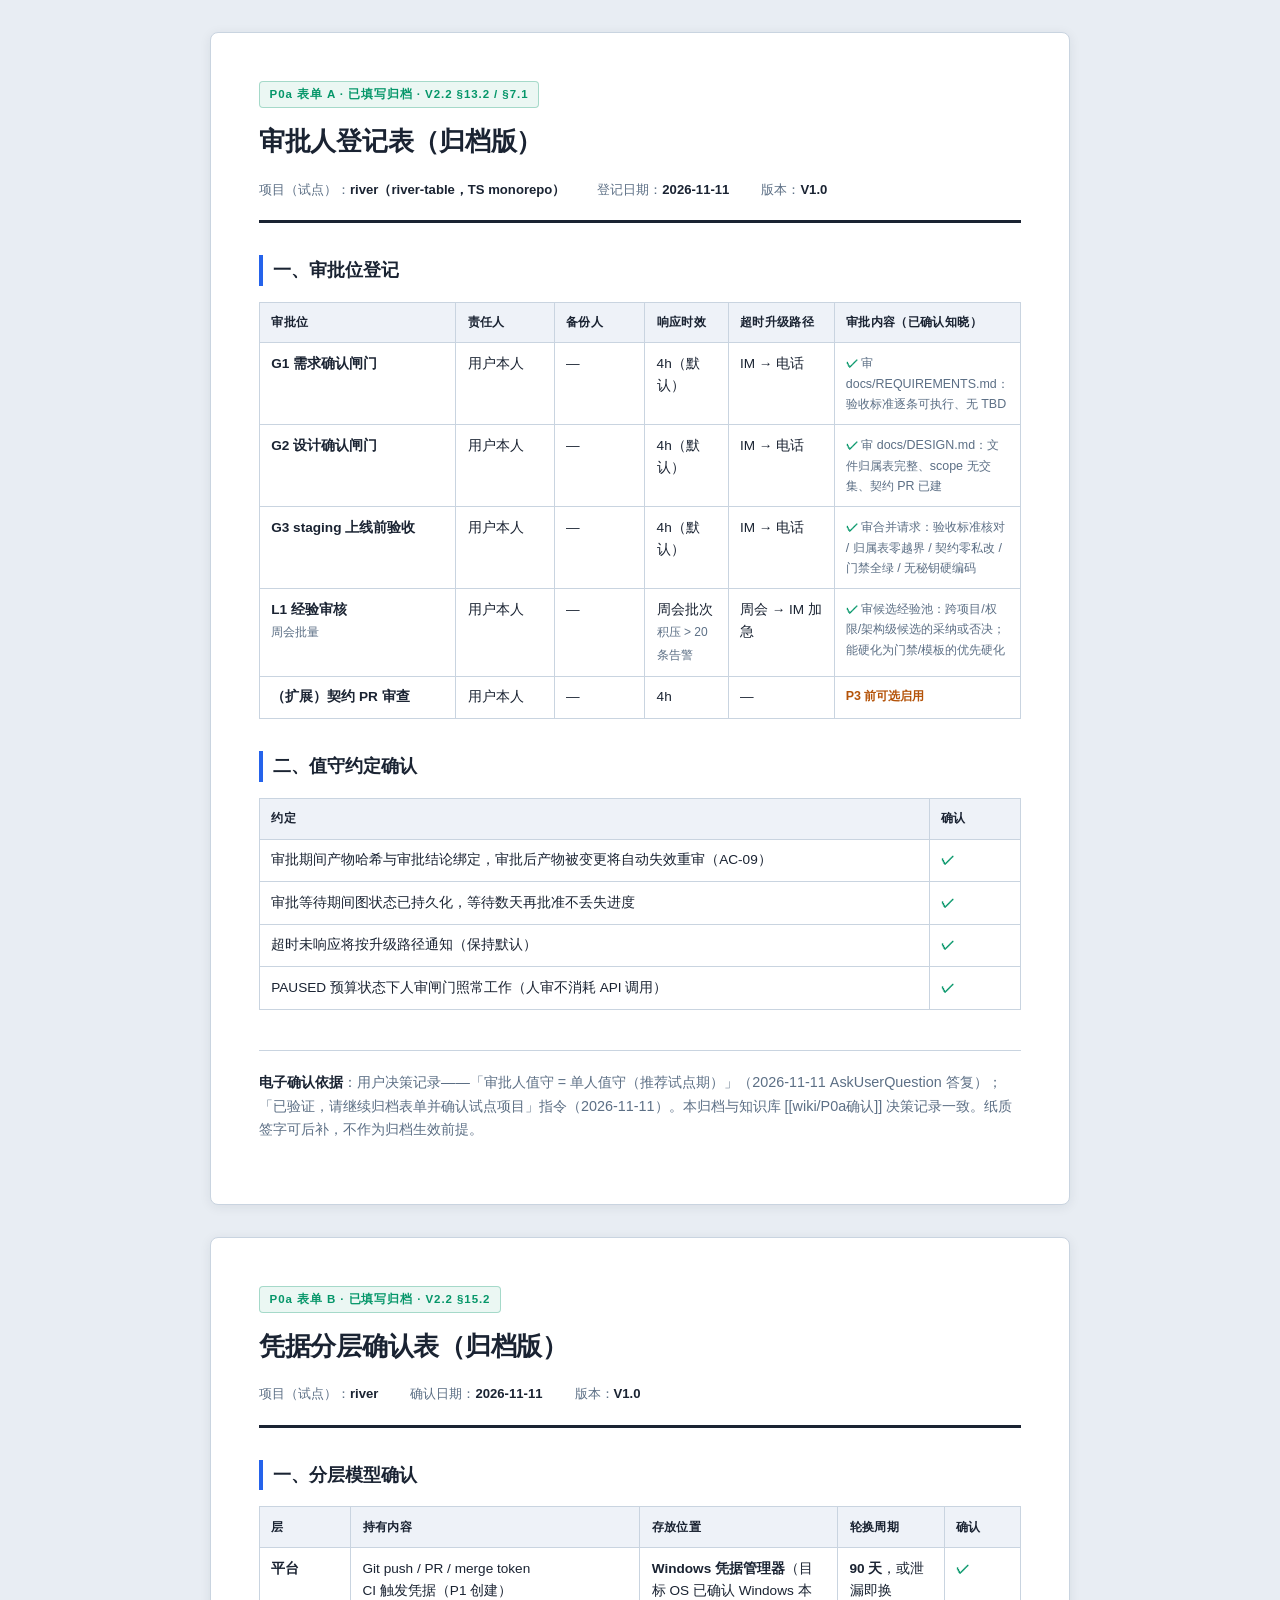
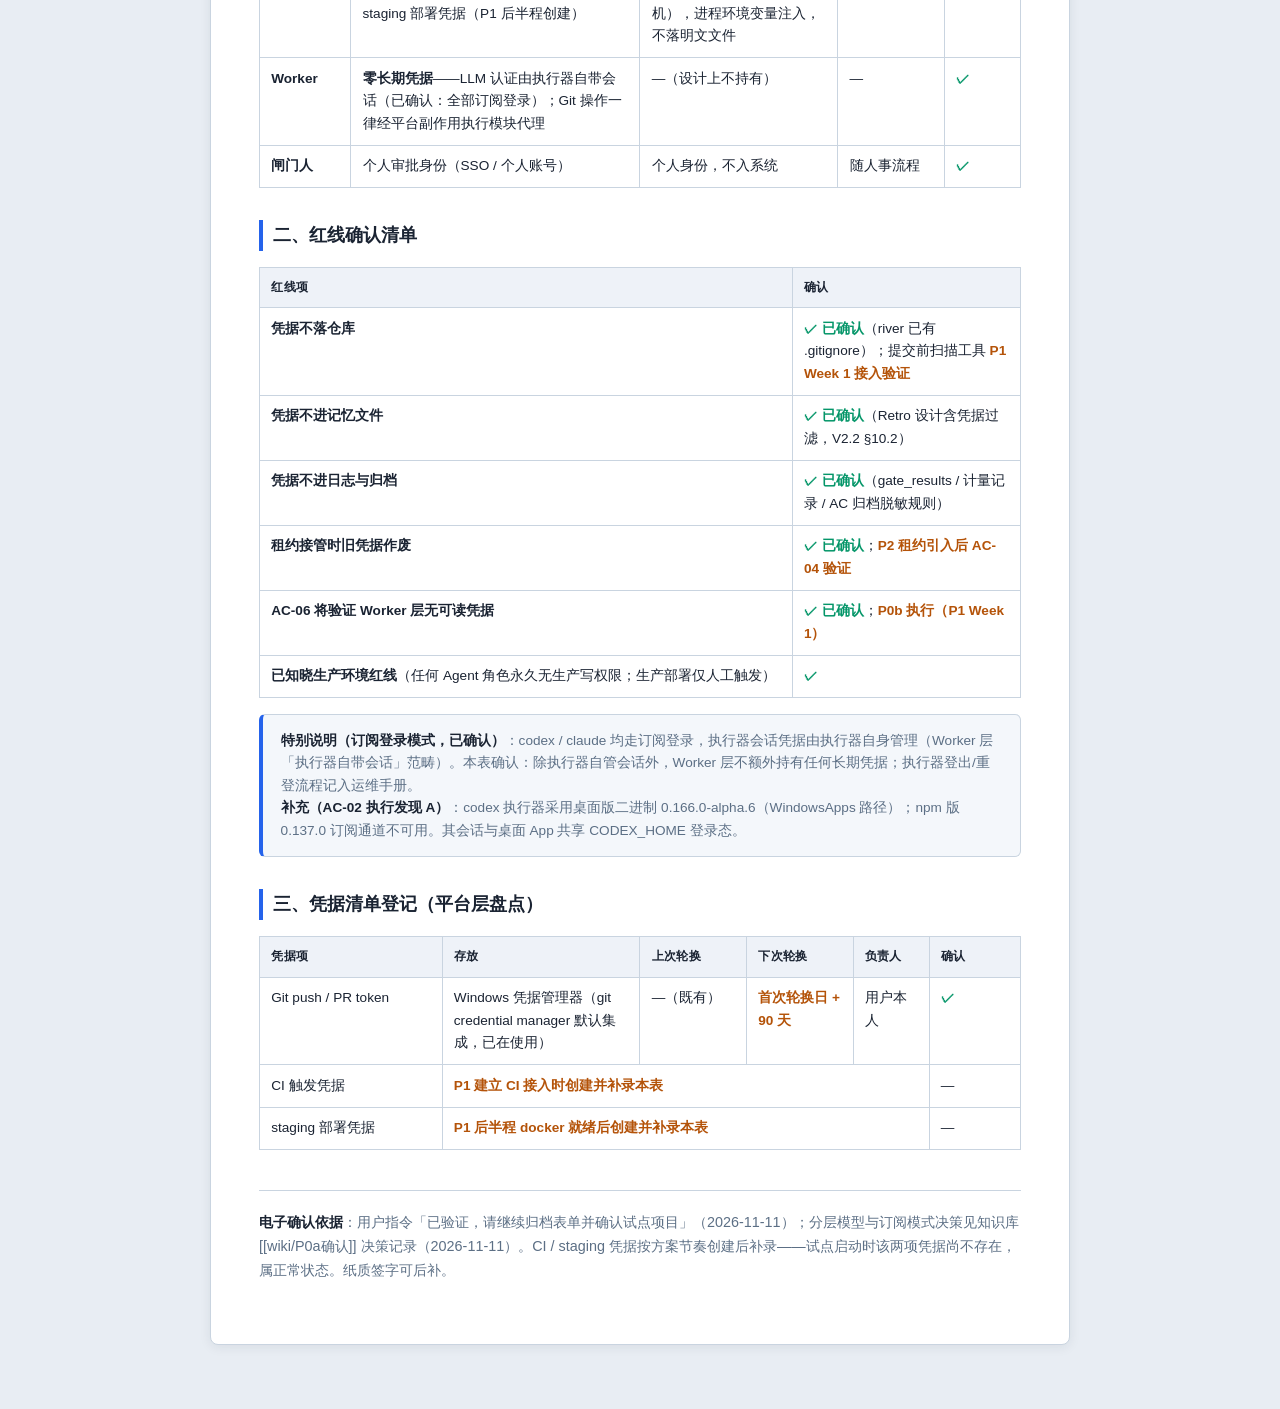
<file: p0a-forms/p0a-forms-filled.html>
<!-- Generated by Trae Work -->
<!DOCTYPE html>
<html lang="zh-CN">
<head>
<meta charset="UTF-8">
<meta name="viewport" content="width=device-width, initial-scale=1.0">
<title>P0a 归档表单（已填写）· 审批人登记 + 凭据确认</title>
<style>
:root{--ink:#1a2332;--muted:#5c6f85;--rule:#c9d4e0;--accent:#2563eb;--accent2:#059669;--warn:#b45309;--bg:#ffffff;--soft:#f4f7fb;--soft2:#eef2f8}
*{margin:0;padding:0;box-sizing:border-box}
body{font-family:'Segoe UI','PingFang SC','Microsoft YaHei',sans-serif;background:#e8edf3;color:var(--ink);font-size:15px;line-height:1.65;-webkit-font-smoothing:antialiased;padding:2rem 1rem}
.sheet{max-width:860px;margin:0 auto 2rem;background:var(--bg);border:1px solid var(--rule);border-radius:8px;padding:3rem;box-shadow:0 2px 12px rgba(26,35,50,.08)}
.doc-header{border-bottom:3px solid var(--ink);padding-bottom:1.25rem;margin-bottom:1.75rem}
.doc-tag{display:inline-block;font-size:.72rem;font-weight:700;letter-spacing:.08em;color:var(--accent);background:rgba(37,99,235,.08);border:1px solid rgba(37,99,235,.25);border-radius:4px;padding:.2rem .6rem;margin-bottom:.75rem}
.doc-tag.filled{color:var(--accent2);background:rgba(5,150,105,.08);border-color:rgba(5,150,105,.3)}
.doc-header h1{font-size:1.6rem;font-weight:800;letter-spacing:-.01em;margin-bottom:.4rem}
.doc-header p{color:var(--muted);font-size:.88rem}
.doc-meta{display:flex;gap:2rem;flex-wrap:wrap;margin-top:1rem;font-size:.82rem;color:var(--muted)}
.doc-meta span b{color:var(--ink)}
h2{font-size:1.15rem;font-weight:700;margin:2rem 0 .75rem;padding-left:.6rem;border-left:4px solid var(--accent)}
h3{font-size:.98rem;font-weight:700;margin:1.4rem 0 .5rem}
p{color:var(--muted);margin-bottom:.85rem;font-size:.9rem}
p b,p strong{color:var(--ink)}
.note{background:var(--soft);border:1px solid var(--rule);border-left:4px solid var(--accent);border-radius:6px;padding:.9rem 1.1rem;margin:1rem 0;font-size:.85rem;color:var(--muted)}
.note b{color:var(--ink)}
table{width:100%;border-collapse:collapse;font-size:.85rem;margin:1rem 0}
th{background:var(--soft2);color:var(--ink);font-weight:700;text-align:left;padding:.6rem .7rem;border:1px solid var(--rule);font-size:.78rem;letter-spacing:.03em}
td{padding:.6rem .7rem;border:1px solid var(--rule);color:var(--ink);vertical-align:top}
td.hint{color:var(--muted);font-size:.78rem}
.yes{color:var(--accent2);font-weight:700}
.pend{color:var(--warn);font-weight:600}
.small{font-size:.75rem;color:var(--muted)}
.foot{margin-top:2.5rem;padding-top:1.25rem;border-top:1px solid var(--rule);font-size:.85rem;color:var(--muted)}
@media print{body{background:#fff;padding:0}.sheet{border:none;box-shadow:none;border-radius:0;padding:1.5rem;max-width:none;page-break-after:always}}
</style>
</head>
<body>

<!-- ==================== 表单 A 归档 ==================== -->
<div class="sheet">
  <div class="doc-header">
    <span class="doc-tag filled">P0a 表单 A · 已填写归档 · V2.2 §13.2 / §7.1</span>
    <h1>审批人登记表（归档版）</h1>
    <div class="doc-meta">
      <span>项目（试点）：<b>river（river-table，TS monorepo）</b></span>
      <span>登记日期：<b>2026-11-11</b></span>
      <span>版本：<b>V1.0</b></span>
    </div>
  </div>

  <h2>一、审批位登记</h2>
  <table>
    <thead>
      <tr><th style="width:26%">审批位</th><th style="width:13%">责任人</th><th style="width:12%">备份人</th><th style="width:11%">响应时效</th><th style="width:14%">超时升级路径</th><th>审批内容（已确认知晓）</th></tr>
    </thead>
    <tbody>
      <tr>
        <td><b>G1 需求确认闸门</b></td>
        <td>用户本人</td><td>—</td><td>4h（默认）</td><td>IM → 电话</td>
        <td class="hint"><span class="yes">✓</span> 审 docs/REQUIREMENTS.md：验收标准逐条可执行、无 TBD</td>
      </tr>
      <tr>
        <td><b>G2 设计确认闸门</b></td>
        <td>用户本人</td><td>—</td><td>4h（默认）</td><td>IM → 电话</td>
        <td class="hint"><span class="yes">✓</span> 审 docs/DESIGN.md：文件归属表完整、scope 无交集、契约 PR 已建</td>
      </tr>
      <tr>
        <td><b>G3 staging 上线前验收</b></td>
        <td>用户本人</td><td>—</td><td>4h（默认）</td><td>IM → 电话</td>
        <td class="hint"><span class="yes">✓</span> 审合并请求：验收标准核对 / 归属表零越界 / 契约零私改 / 门禁全绿 / 无秘钥硬编码</td>
      </tr>
      <tr>
        <td><b>L1 经验审核</b><br><span class="small">周会批量</span></td>
        <td>用户本人</td><td>—</td><td>周会批次<br><span class="small">积压 &gt; 20 条告警</span></td><td>周会 → IM 加急</td>
        <td class="hint"><span class="yes">✓</span> 审候选经验池：跨项目/权限/架构级候选的采纳或否决；能硬化为门禁/模板的优先硬化</td>
      </tr>
      <tr>
        <td><b>（扩展）契约 PR 审查</b></td>
        <td>用户本人</td><td>—</td><td>4h</td><td>—</td>
        <td class="hint"><span class="pend">P3 前可选启用</span></td>
      </tr>
    </tbody>
  </table>

  <h2>二、值守约定确认</h2>
  <table>
    <thead><tr><th>约定</th><th style="width:12%">确认</th></tr></thead>
    <tbody>
      <tr><td>审批期间产物哈希与审批结论绑定，审批后产物被变更将自动失效重审（AC-09）</td><td><span class="yes">✓</span></td></tr>
      <tr><td>审批等待期间图状态已持久化，等待数天再批准不丢失进度</td><td><span class="yes">✓</span></td></tr>
      <tr><td>超时未响应将按升级路径通知（保持默认）</td><td><span class="yes">✓</span></td></tr>
      <tr><td>PAUSED 预算状态下人审闸门照常工作（人审不消耗 API 调用）</td><td><span class="yes">✓</span></td></tr>
    </tbody>
  </table>

  <div class="foot">
    <p><b>电子确认依据</b>：用户决策记录——「审批人值守 = 单人值守（推荐试点期）」（2026-11-11 AskUserQuestion 答复）；「已验证，请继续归档表单并确认试点项目」指令（2026-11-11）。本归档与知识库 [[wiki/P0a确认]] 决策记录一致。纸质签字可后补，不作为归档生效前提。</p>
  </div>
</div>

<!-- ==================== 表单 B 归档 ==================== -->
<div class="sheet">
  <div class="doc-header">
    <span class="doc-tag filled">P0a 表单 B · 已填写归档 · V2.2 §15.2</span>
    <h1>凭据分层确认表（归档版）</h1>
    <div class="doc-meta">
      <span>项目（试点）：<b>river</b></span>
      <span>确认日期：<b>2026-11-11</b></span>
      <span>版本：<b>V1.0</b></span>
    </div>
  </div>

  <h2>一、分层模型确认</h2>
  <table>
    <thead><tr><th style="width:12%">层</th><th style="width:38%">持有内容</th><th style="width:26%">存放位置</th><th style="width:14%">轮换周期</th><th style="width:10%">确认</th></tr></thead>
    <tbody>
      <tr>
        <td><b>平台</b></td>
        <td>Git push / PR / merge token<br>CI 触发凭据（P1 创建）<br>staging 部署凭据（P1 后半程创建）</td>
        <td><b>Windows 凭据管理器</b>（目标 OS 已确认 Windows 本机），进程环境变量注入，不落明文文件</td>
        <td><b>90 天</b>，或泄漏即换</td>
        <td><span class="yes">✓</span></td>
      </tr>
      <tr>
        <td><b>Worker</b></td>
        <td><b>零长期凭据</b>——LLM 认证由执行器自带会话（已确认：全部订阅登录）；Git 操作一律经平台副作用执行模块代理</td>
        <td>—（设计上不持有）</td>
        <td>—</td>
        <td><span class="yes">✓</span></td>
      </tr>
      <tr>
        <td><b>闸门人</b></td>
        <td>个人审批身份（SSO / 个人账号）</td>
        <td>个人身份，不入系统</td>
        <td>随人事流程</td>
        <td><span class="yes">✓</span></td>
      </tr>
    </tbody>
  </table>

  <h2>二、红线确认清单</h2>
  <table>
    <thead><tr><th>红线项</th><th style="width:30%">确认</th></tr></thead>
    <tbody>
      <tr><td><b>凭据不落仓库</b></td><td><span class="yes">✓ 已确认</span>（river 已有 .gitignore）；提交前扫描工具 <span class="pend">P1 Week 1 接入验证</span></td></tr>
      <tr><td><b>凭据不进记忆文件</b></td><td><span class="yes">✓ 已确认</span>（Retro 设计含凭据过滤，V2.2 §10.2）</td></tr>
      <tr><td><b>凭据不进日志与归档</b></td><td><span class="yes">✓ 已确认</span>（gate_results / 计量记录 / AC 归档脱敏规则）</td></tr>
      <tr><td><b>租约接管时旧凭据作废</b></td><td><span class="yes">✓ 已确认</span>；<span class="pend">P2 租约引入后 AC-04 验证</span></td></tr>
      <tr><td><b>AC-06 将验证 Worker 层无可读凭据</b></td><td><span class="yes">✓ 已确认</span>；<span class="pend">P0b 执行（P1 Week 1）</span></td></tr>
      <tr><td><b>已知晓生产环境红线</b>（任何 Agent 角色永久无生产写权限；生产部署仅人工触发）</td><td><span class="yes">✓</span></td></tr>
    </tbody>
  </table>

  <div class="note">
    <b>特别说明（订阅登录模式，已确认）</b>：codex / claude 均走订阅登录，执行器会话凭据由执行器自身管理（Worker 层「执行器自带会话」范畴）。本表确认：除执行器自管会话外，Worker 层不额外持有任何长期凭据；执行器登出/重登流程记入运维手册。<br>
    <b>补充（AC-02 执行发现 A）</b>：codex 执行器采用桌面版二进制 0.166.0-alpha.6（WindowsApps 路径）；npm 版 0.137.0 订阅通道不可用。其会话与桌面 App 共享 CODEX_HOME 登录态。
  </div>

  <h2>三、凭据清单登记（平台层盘点）</h2>
  <table>
    <thead><tr><th style="width:24%">凭据项</th><th style="width:26%">存放</th><th style="width:14%">上次轮换</th><th style="width:14%">下次轮换</th><th style="width:10%">负责人</th><th>确认</th></tr></thead>
    <tbody>
      <tr><td>Git push / PR token</td><td>Windows 凭据管理器（git credential manager 默认集成，已在使用）</td><td>—（既有）</td><td><span class="pend">首次轮换日 + 90 天</span></td><td>用户本人</td><td><span class="yes">✓</span></td></tr>
      <tr><td>CI 触发凭据</td><td colspan="4"><span class="pend">P1 建立 CI 接入时创建并补录本表</span></td><td>—</td></tr>
      <tr><td>staging 部署凭据</td><td colspan="4"><span class="pend">P1 后半程 docker 就绪后创建并补录本表</span></td><td>—</td></tr>
    </tbody>
  </table>

  <div class="foot">
    <p><b>电子确认依据</b>：用户指令「已验证，请继续归档表单并确认试点项目」（2026-11-11）；分层模型与订阅模式决策见知识库 [[wiki/P0a确认]] 决策记录（2026-11-11）。CI / staging 凭据按方案节奏创建后补录——试点启动时该两项凭据尚不存在，属正常状态。纸质签字可后补。</p>
  </div>
</div>

</body>
</html>
</file>
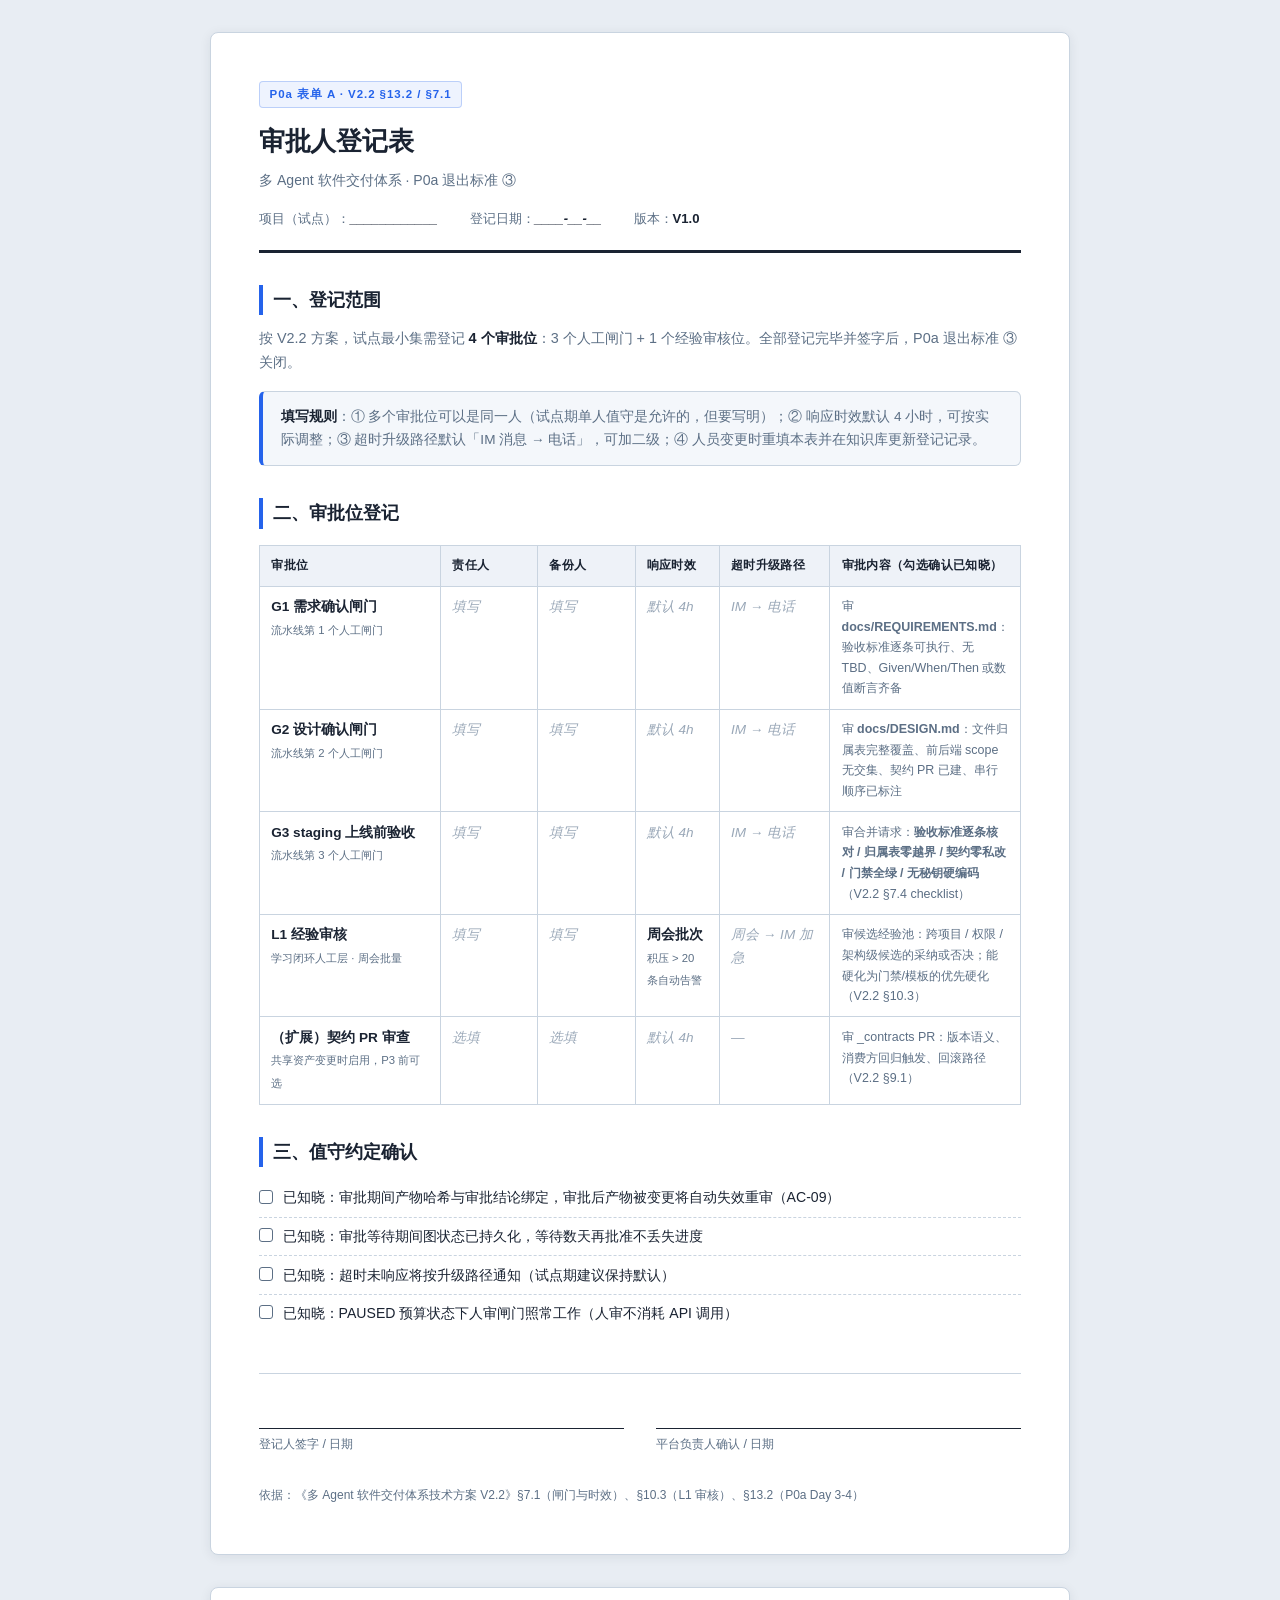
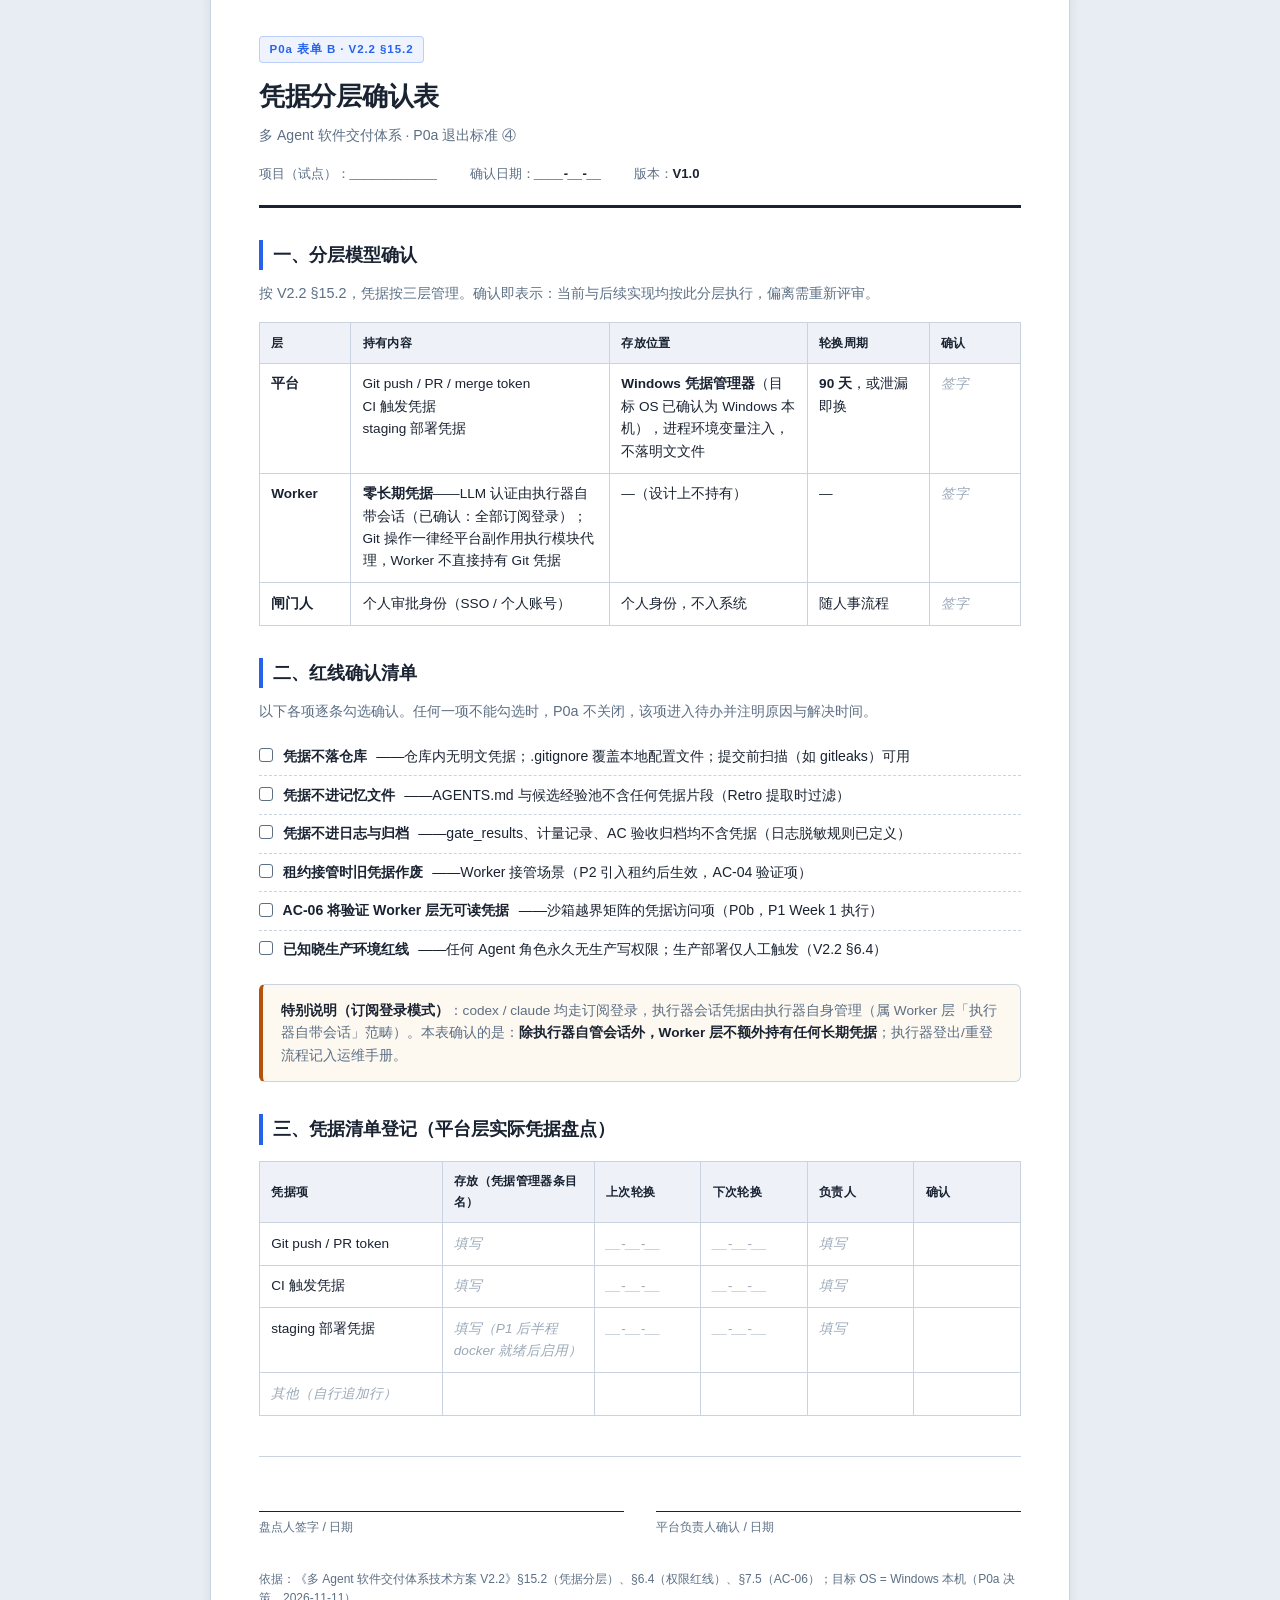
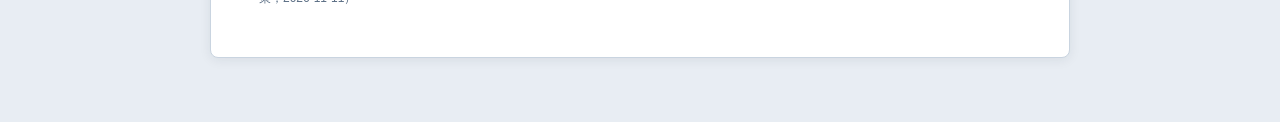
<file: p0a-forms/p0a-forms.html>
<!-- Generated by Trae Work -->
<!DOCTYPE html>
<html lang="zh-CN">
<head>
<meta charset="UTF-8">
<meta name="viewport" content="width=device-width, initial-scale=1.0">
<title>P0a 确认表单 · 审批人登记 + 凭据确认</title>
<style>
:root{--ink:#1a2332;--muted:#5c6f85;--rule:#c9d4e0;--accent:#2563eb;--accent2:#059669;--warn:#b45309;--bg:#ffffff;--soft:#f4f7fb;--soft2:#eef2f8}
*{margin:0;padding:0;box-sizing:border-box}
body{font-family:'Segoe UI','PingFang SC','Microsoft YaHei',sans-serif;background:#e8edf3;color:var(--ink);font-size:15px;line-height:1.65;-webkit-font-smoothing:antialiased;padding:2rem 1rem}
.sheet{max-width:860px;margin:0 auto 2rem;background:var(--bg);border:1px solid var(--rule);border-radius:8px;padding:3rem;box-shadow:0 2px 12px rgba(26,35,50,.08)}
.doc-header{border-bottom:3px solid var(--ink);padding-bottom:1.25rem;margin-bottom:1.75rem}
.doc-tag{display:inline-block;font-size:.72rem;font-weight:700;letter-spacing:.08em;color:var(--accent);background:rgba(37,99,235,.08);border:1px solid rgba(37,99,235,.25);border-radius:4px;padding:.2rem .6rem;margin-bottom:.75rem}
.doc-header h1{font-size:1.6rem;font-weight:800;letter-spacing:-.01em;margin-bottom:.4rem}
.doc-header p{color:var(--muted);font-size:.88rem}
.doc-meta{display:flex;gap:2rem;flex-wrap:wrap;margin-top:1rem;font-size:.82rem;color:var(--muted)}
.doc-meta span b{color:var(--ink)}
h2{font-size:1.15rem;font-weight:700;margin:2rem 0 .75rem;padding-left:.6rem;border-left:4px solid var(--accent)}
h3{font-size:.98rem;font-weight:700;margin:1.4rem 0 .5rem;color:var(--ink)}
p{color:var(--muted);margin-bottom:.85rem;font-size:.9rem}
p b,p strong{color:var(--ink)}
.note{background:var(--soft);border:1px solid var(--rule);border-left:4px solid var(--accent);border-radius:6px;padding:.9rem 1.1rem;margin:1rem 0;font-size:.85rem;color:var(--muted)}
.note b{color:var(--ink)}
.note.warn{border-left-color:var(--warn);background:#fdf8f0}
table{width:100%;border-collapse:collapse;font-size:.85rem;margin:1rem 0}
th{background:var(--soft2);color:var(--ink);font-weight:700;text-align:left;padding:.6rem .7rem;border:1px solid var(--rule);font-size:.78rem;letter-spacing:.03em}
td{padding:.6rem .7rem;border:1px solid var(--rule);color:var(--ink);vertical-align:top}
td.hint{color:var(--muted);font-size:.78rem}
.fill{color:#9aa8b8;font-style:italic}
.sig-row td{height:2.6rem}
.check{list-style:none;margin:.75rem 0}
.check li{display:flex;gap:.6rem;align-items:flex-start;padding:.45rem 0;border-bottom:1px dashed var(--rule);font-size:.88rem;color:var(--ink)}
.check li:last-child{border-bottom:none}
.check .box{width:14px;height:14px;border:1.5px solid var(--muted);border-radius:3px;flex-shrink:0;margin-top:.2rem;display:inline-block}
.foot{margin-top:2.5rem;padding-top:1.25rem;border-top:1px solid var(--rule);display:flex;justify-content:space-between;gap:2rem;flex-wrap:wrap}
.sig-block{flex:1;min-width:220px}
.sig-block .sig-line{border-bottom:1px solid var(--ink);height:2.2rem;margin-bottom:.3rem}
.sig-block .sig-label{font-size:.78rem;color:var(--muted)}
small.src{display:block;margin-top:2rem;font-size:.75rem;color:var(--muted)}
@media print{body{background:#fff;padding:0}.sheet{border:none;box-shadow:none;border-radius:0;padding:1.5rem;max-width:none;page-break-after:always}}
</style>
</head>
<body>

<!-- ==================== 表单一：审批人登记 ==================== -->
<div class="sheet">
  <div class="doc-header">
    <span class="doc-tag">P0a 表单 A · V2.2 §13.2 / §7.1</span>
    <h1>审批人登记表</h1>
    <p>多 Agent 软件交付体系 · P0a 退出标准 ③</p>
    <div class="doc-meta">
      <span>项目（试点）：<b class="fill">____________</b></span>
      <span>登记日期：<b class="fill">____-__-__</b></span>
      <span>版本：<b>V1.0</b></span>
    </div>
  </div>

  <h2>一、登记范围</h2>
  <p>按 V2.2 方案，试点最小集需登记 <b>4 个审批位</b>：3 个人工闸门 + 1 个经验审核位。全部登记完毕并签字后，P0a 退出标准 ③ 关闭。</p>

  <div class="note">
    <b>填写规则</b>：① 多个审批位可以是同一人（试点期单人值守是允许的，但要写明）；② 响应时效默认 4 小时，可按实际调整；③ 超时升级路径默认「IM 消息 → 电话」，可加二级；④ 人员变更时重填本表并在知识库更新登记记录。
  </div>

  <h2>二、审批位登记</h2>
  <table>
    <thead>
      <tr>
        <th style="width:26%">审批位</th>
        <th style="width:14%">责任人</th>
        <th style="width:14%">备份人</th>
        <th style="width:12%">响应时效</th>
        <th style="width:16%">超时升级路径</th>
        <th style="width:18%">审批内容（勾选确认已知晓）</th>
      </tr>
    </thead>
    <tbody>
      <tr>
        <td><b>G1 需求确认闸门</b><br><small style="color:var(--muted)">流水线第 1 个人工闸门</small></td>
        <td class="fill">填写</td>
        <td class="fill">填写</td>
        <td class="fill">默认 4h</td>
        <td class="fill">IM → 电话</td>
        <td class="hint">审 <b>docs/REQUIREMENTS.md</b>：验收标准逐条可执行、无 TBD、Given/When/Then 或数值断言齐备</td>
      </tr>
      <tr>
        <td><b>G2 设计确认闸门</b><br><small style="color:var(--muted)">流水线第 2 个人工闸门</small></td>
        <td class="fill">填写</td>
        <td class="fill">填写</td>
        <td class="fill">默认 4h</td>
        <td class="fill">IM → 电话</td>
        <td class="hint">审 <b>docs/DESIGN.md</b>：文件归属表完整覆盖、前后端 scope 无交集、契约 PR 已建、串行顺序已标注</td>
      </tr>
      <tr>
        <td><b>G3 staging 上线前验收</b><br><small style="color:var(--muted)">流水线第 3 个人工闸门</small></td>
        <td class="fill">填写</td>
        <td class="fill">填写</td>
        <td class="fill">默认 4h</td>
        <td class="fill">IM → 电话</td>
        <td class="hint">审合并请求：<b>验收标准逐条核对 / 归属表零越界 / 契约零私改 / 门禁全绿 / 无秘钥硬编码</b>（V2.2 §7.4 checklist）</td>
      </tr>
      <tr>
        <td><b>L1 经验审核</b><br><small style="color:var(--muted)">学习闭环人工层 · 周会批量</small></td>
        <td class="fill">填写</td>
        <td class="fill">填写</td>
        <td><b>周会批次</b><br><small style="color:var(--muted)">积压 &gt; 20 条自动告警</small></td>
        <td class="fill">周会 → IM 加急</td>
        <td class="hint">审候选经验池：跨项目 / 权限 / 架构级候选的采纳或否决；能硬化为门禁/模板的优先硬化（V2.2 §10.3）</td>
      </tr>
      <tr>
        <td><b>（扩展）契约 PR 审查</b><br><small style="color:var(--muted)">共享资产变更时启用，P3 前可选</small></td>
        <td class="fill">选填</td>
        <td class="fill">选填</td>
        <td class="fill">默认 4h</td>
        <td class="fill">—</td>
        <td class="hint">审 _contracts PR：版本语义、消费方回归触发、回滚路径（V2.2 §9.1）</td>
      </tr>
    </tbody>
  </table>

  <h2>三、值守约定确认</h2>
  <ul class="check">
    <li><span class="box"></span>已知晓：审批期间产物哈希与审批结论绑定，审批后产物被变更将自动失效重审（AC-09）</li>
    <li><span class="box"></span>已知晓：审批等待期间图状态已持久化，等待数天再批准不丢失进度</li>
    <li><span class="box"></span>已知晓：超时未响应将按升级路径通知（试点期建议保持默认）</li>
    <li><span class="box"></span>已知晓：PAUSED 预算状态下人审闸门照常工作（人审不消耗 API 调用）</li>
  </ul>

  <div class="foot">
    <div class="sig-block">
      <div class="sig-line"></div>
      <div class="sig-label">登记人签字 / 日期</div>
    </div>
    <div class="sig-block">
      <div class="sig-line"></div>
      <div class="sig-label">平台负责人确认 / 日期</div>
    </div>
  </div>

  <small class="src">依据：《多 Agent 软件交付体系技术方案 V2.2》§7.1（闸门与时效）、§10.3（L1 审核）、§13.2（P0a Day 3-4）</small>
</div>

<!-- ==================== 表单二：凭据确认 ==================== -->
<div class="sheet">
  <div class="doc-header">
    <span class="doc-tag">P0a 表单 B · V2.2 §15.2</span>
    <h1>凭据分层确认表</h1>
    <p>多 Agent 软件交付体系 · P0a 退出标准 ④</p>
    <div class="doc-meta">
      <span>项目（试点）：<b class="fill">____________</b></span>
      <span>确认日期：<b class="fill">____-__-__</b></span>
      <span>版本：<b>V1.0</b></span>
    </div>
  </div>

  <h2>一、分层模型确认</h2>
  <p>按 V2.2 §15.2，凭据按三层管理。确认即表示：当前与后续实现均按此分层执行，偏离需重新评审。</p>

  <table>
    <thead>
      <tr>
        <th style="width:12%">层</th>
        <th style="width:34%">持有内容</th>
        <th style="width:26%">存放位置</th>
        <th style="width:16%">轮换周期</th>
        <th style="width:12%">确认</th>
      </tr>
    </thead>
    <tbody>
      <tr>
        <td><b>平台</b></td>
        <td>Git push / PR / merge token<br>CI 触发凭据<br>staging 部署凭据</td>
        <td><b>Windows 凭据管理器</b>（目标 OS 已确认为 Windows 本机），进程环境变量注入，不落明文文件</td>
        <td><b>90 天</b>，或泄漏即换</td>
        <td class="fill">签字</td>
      </tr>
      <tr>
        <td><b>Worker</b></td>
        <td><b>零长期凭据</b>——LLM 认证由执行器自带会话（已确认：全部订阅登录）；Git 操作一律经平台副作用执行模块代理，Worker 不直接持有 Git 凭据</td>
        <td>—（设计上不持有）</td>
        <td>—</td>
        <td class="fill">签字</td>
      </tr>
      <tr>
        <td><b>闸门人</b></td>
        <td>个人审批身份（SSO / 个人账号）</td>
        <td>个人身份，不入系统</td>
        <td>随人事流程</td>
        <td class="fill">签字</td>
      </tr>
    </tbody>
  </table>

  <h2>二、红线确认清单</h2>
  <p>以下各项逐条勾选确认。任何一项不能勾选时，P0a 不关闭，该项进入待办并注明原因与解决时间。</p>
  <ul class="check">
    <li><span class="box"></span><b>凭据不落仓库</b>——仓库内无明文凭据；.gitignore 覆盖本地配置文件；提交前扫描（如 gitleaks）可用</li>
    <li><span class="box"></span><b>凭据不进记忆文件</b>——AGENTS.md 与候选经验池不含任何凭据片段（Retro 提取时过滤）</li>
    <li><span class="box"></span><b>凭据不进日志与归档</b>——gate_results、计量记录、AC 验收归档均不含凭据（日志脱敏规则已定义）</li>
    <li><span class="box"></span><b>租约接管时旧凭据作废</b>——Worker 接管场景（P2 引入租约后生效，AC-04 验证项）</li>
    <li><span class="box"></span><b>AC-06 将验证 Worker 层无可读凭据</b>——沙箱越界矩阵的凭据访问项（P0b，P1 Week 1 执行）</li>
    <li><span class="box"></span><b>已知晓生产环境红线</b>——任何 Agent 角色永久无生产写权限；生产部署仅人工触发（V2.2 §6.4）</li>
  </ul>

  <div class="note warn">
    <b>特别说明（订阅登录模式）</b>：codex / claude 均走订阅登录，执行器会话凭据由执行器自身管理（属 Worker 层「执行器自带会话」范畴）。本表确认的是：<b>除执行器自管会话外，Worker 层不额外持有任何长期凭据</b>；执行器登出/重登流程记入运维手册。
  </div>

  <h2>三、凭据清单登记（平台层实际凭据盘点）</h2>
  <table>
    <thead>
      <tr>
        <th style="width:24%">凭据项</th>
        <th style="width:20%">存放（凭据管理器条目名）</th>
        <th style="width:14%">上次轮换</th>
        <th style="width:14%">下次轮换</th>
        <th style="width:14%">负责人</th>
        <th style="width:14%">确认</th>
      </tr>
    </thead>
    <tbody>
      <tr><td>Git push / PR token</td><td class="fill">填写</td><td class="fill">__-__-__</td><td class="fill">__-__-__</td><td class="fill">填写</td><td class="fill"></td></tr>
      <tr><td>CI 触发凭据</td><td class="fill">填写</td><td class="fill">__-__-__</td><td class="fill">__-__-__</td><td class="fill">填写</td><td class="fill"></td></tr>
      <tr><td>staging 部署凭据</td><td class="fill">填写（P1 后半程 docker 就绪后启用）</td><td class="fill">__-__-__</td><td class="fill">__-__-__</td><td class="fill">填写</td><td class="fill"></td></tr>
      <tr><td class="fill">其他（自行追加行）</td><td class="fill"></td><td class="fill"></td><td class="fill"></td><td class="fill"></td><td class="fill"></td></tr>
    </tbody>
  </table>

  <div class="foot">
    <div class="sig-block">
      <div class="sig-line"></div>
      <div class="sig-label">盘点人签字 / 日期</div>
    </div>
    <div class="sig-block">
      <div class="sig-line"></div>
      <div class="sig-label">平台负责人确认 / 日期</div>
    </div>
  </div>

  <small class="src">依据：《多 Agent 软件交付体系技术方案 V2.2》§15.2（凭据分层）、§6.4（权限红线）、§7.5（AC-06）；目标 OS = Windows 本机（P0a 决策，2026-11-11）</small>
</div>

</body>
</html>
</file>
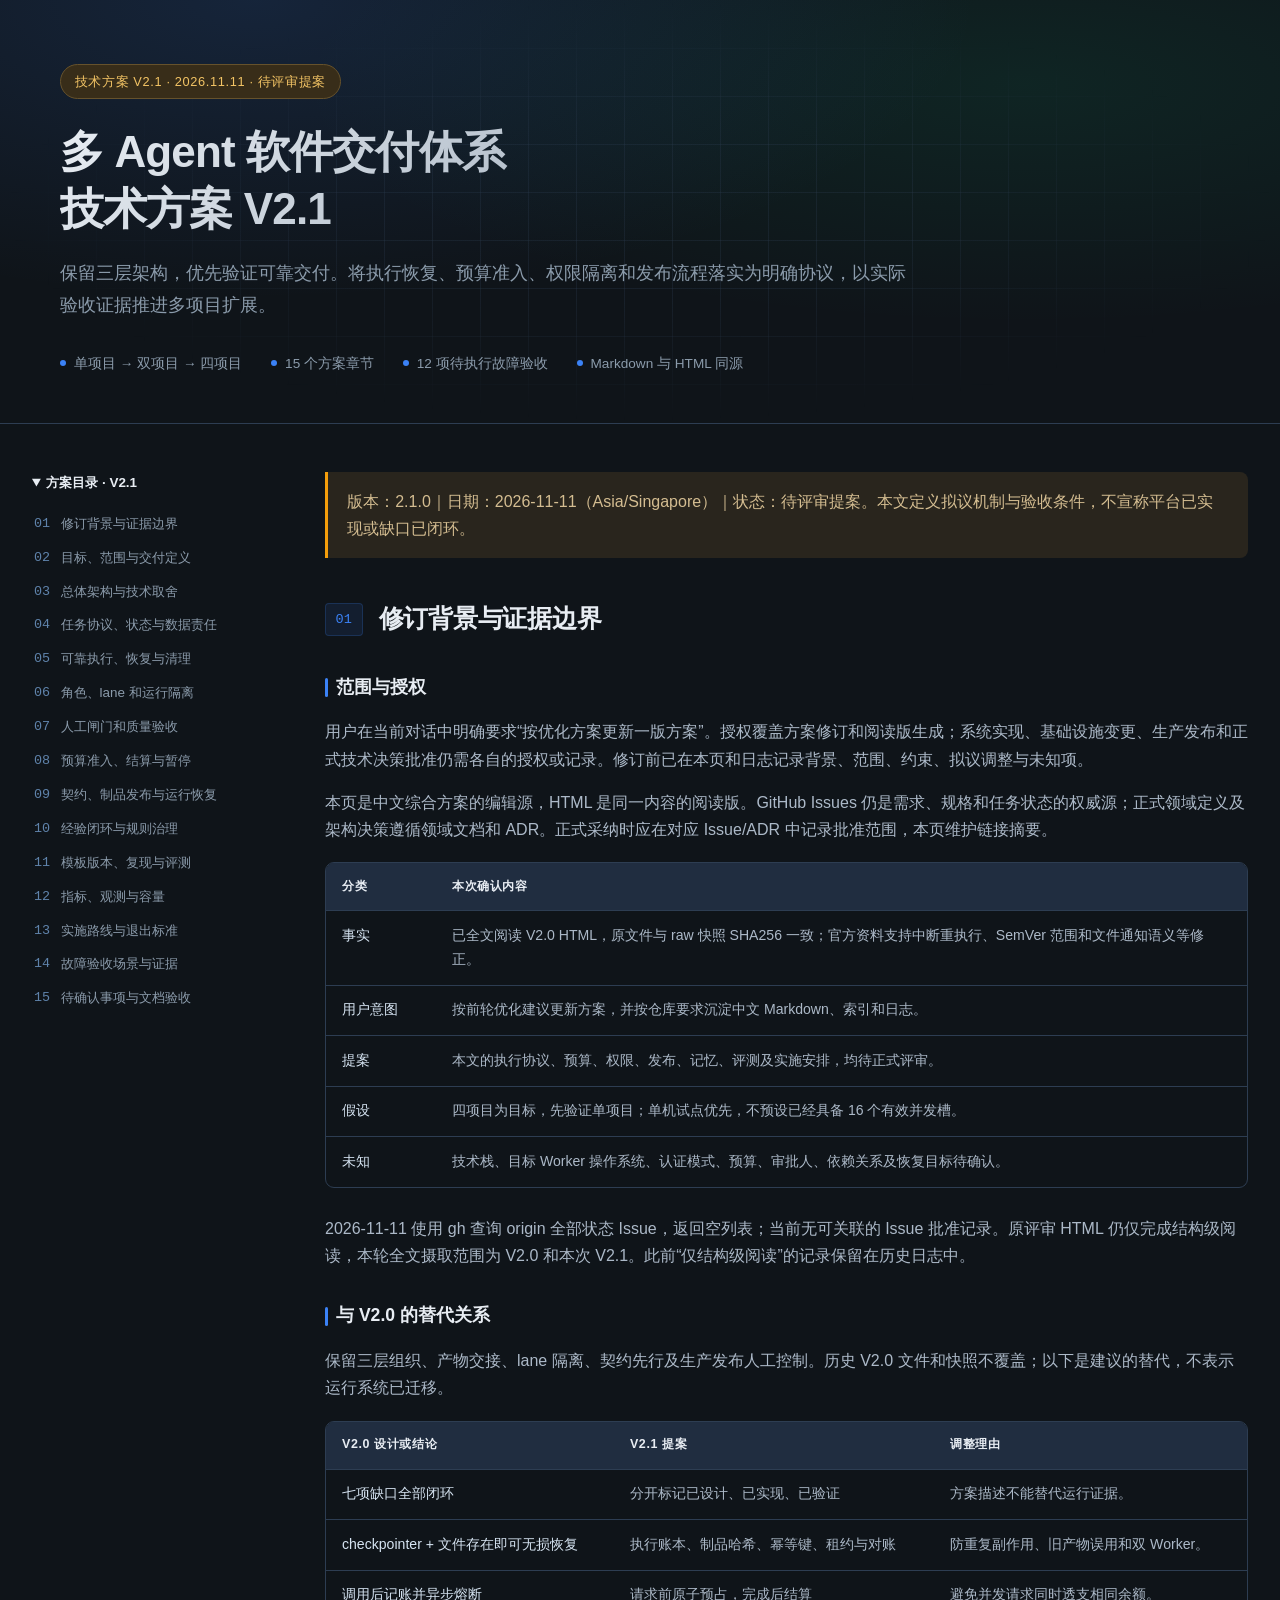
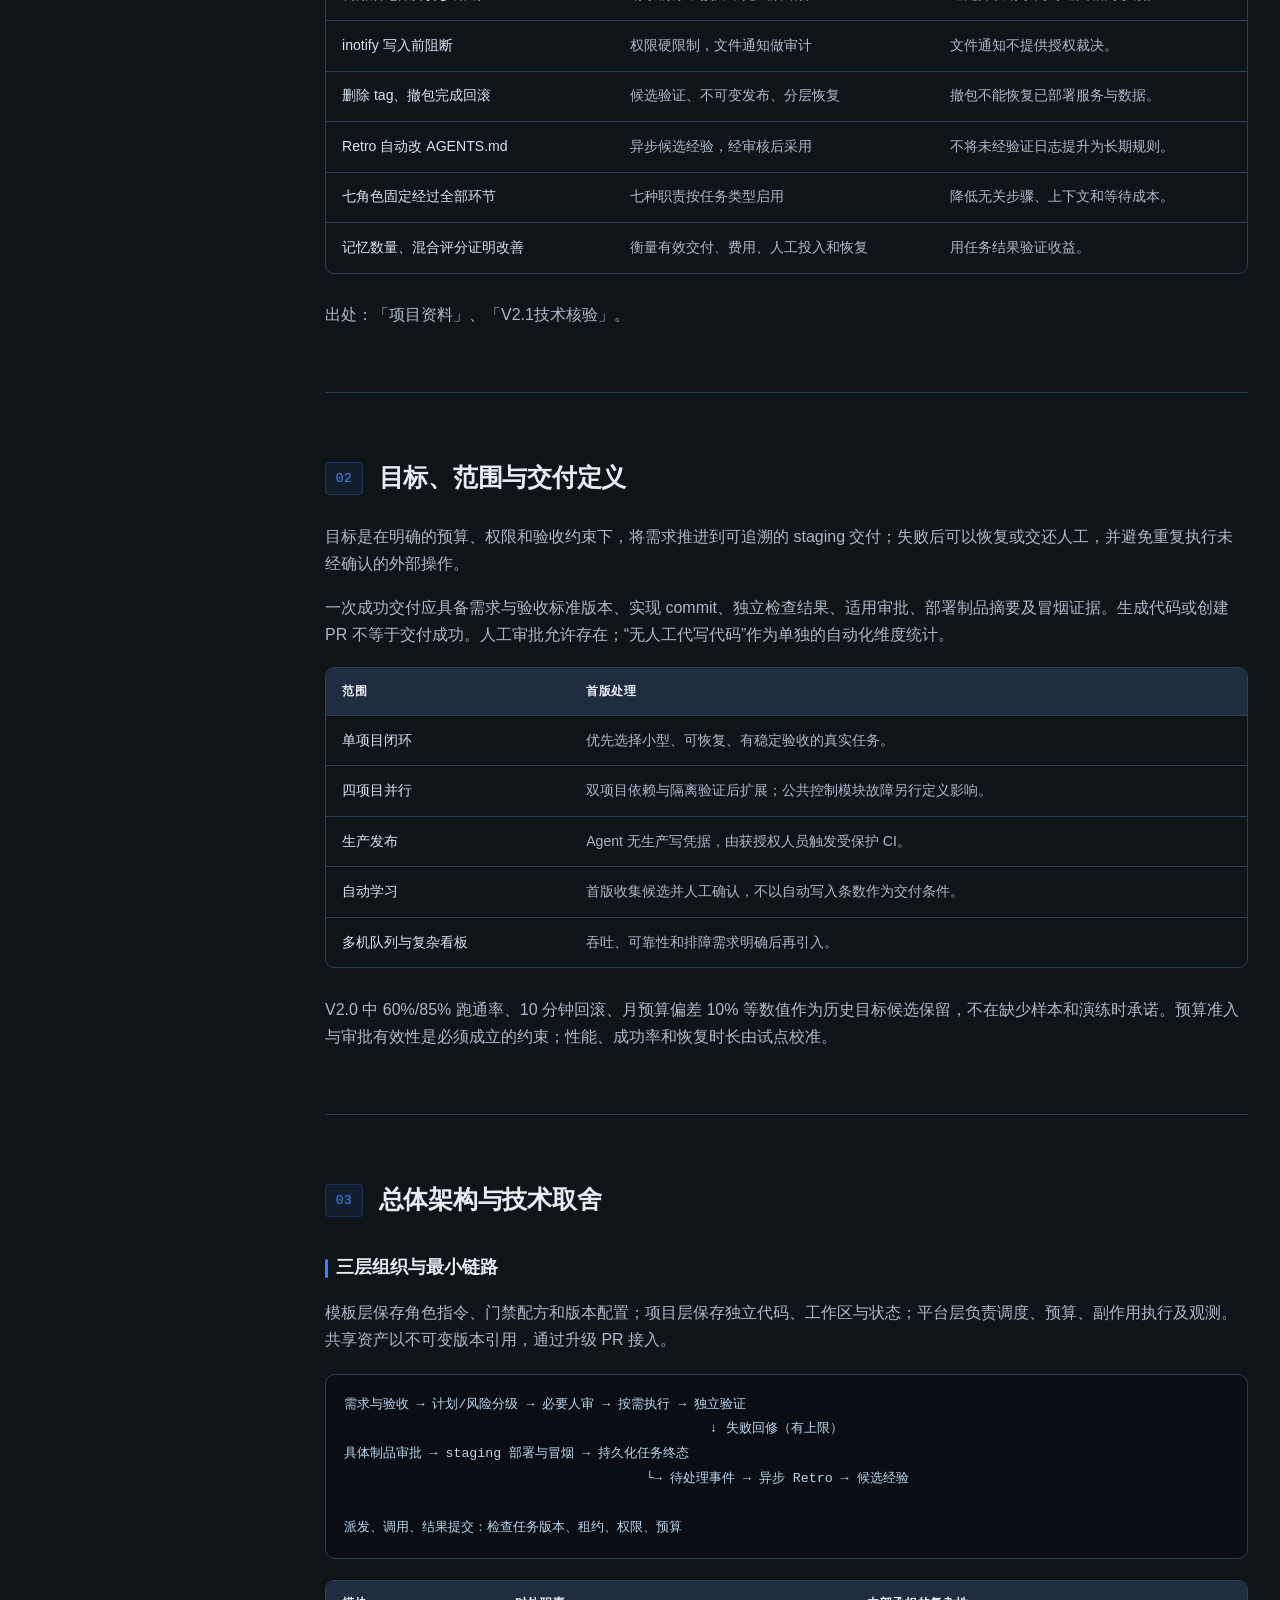
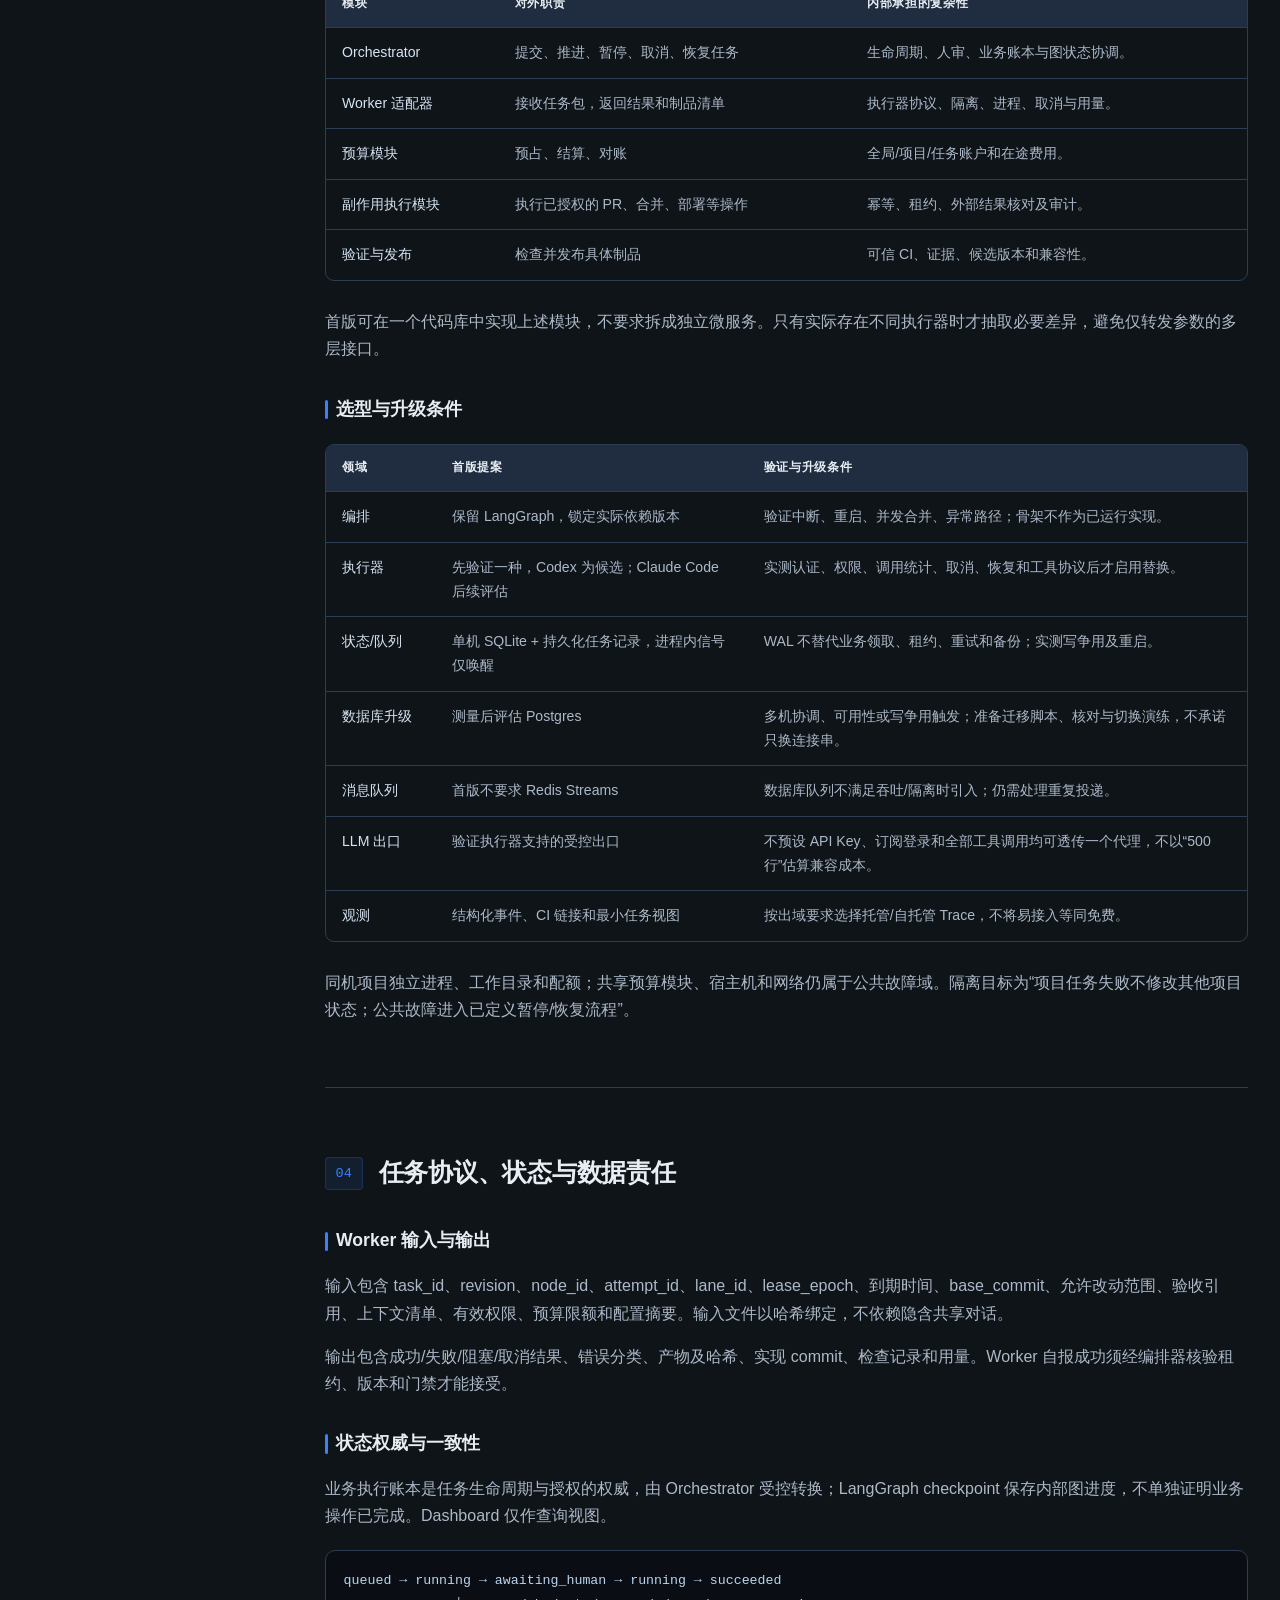
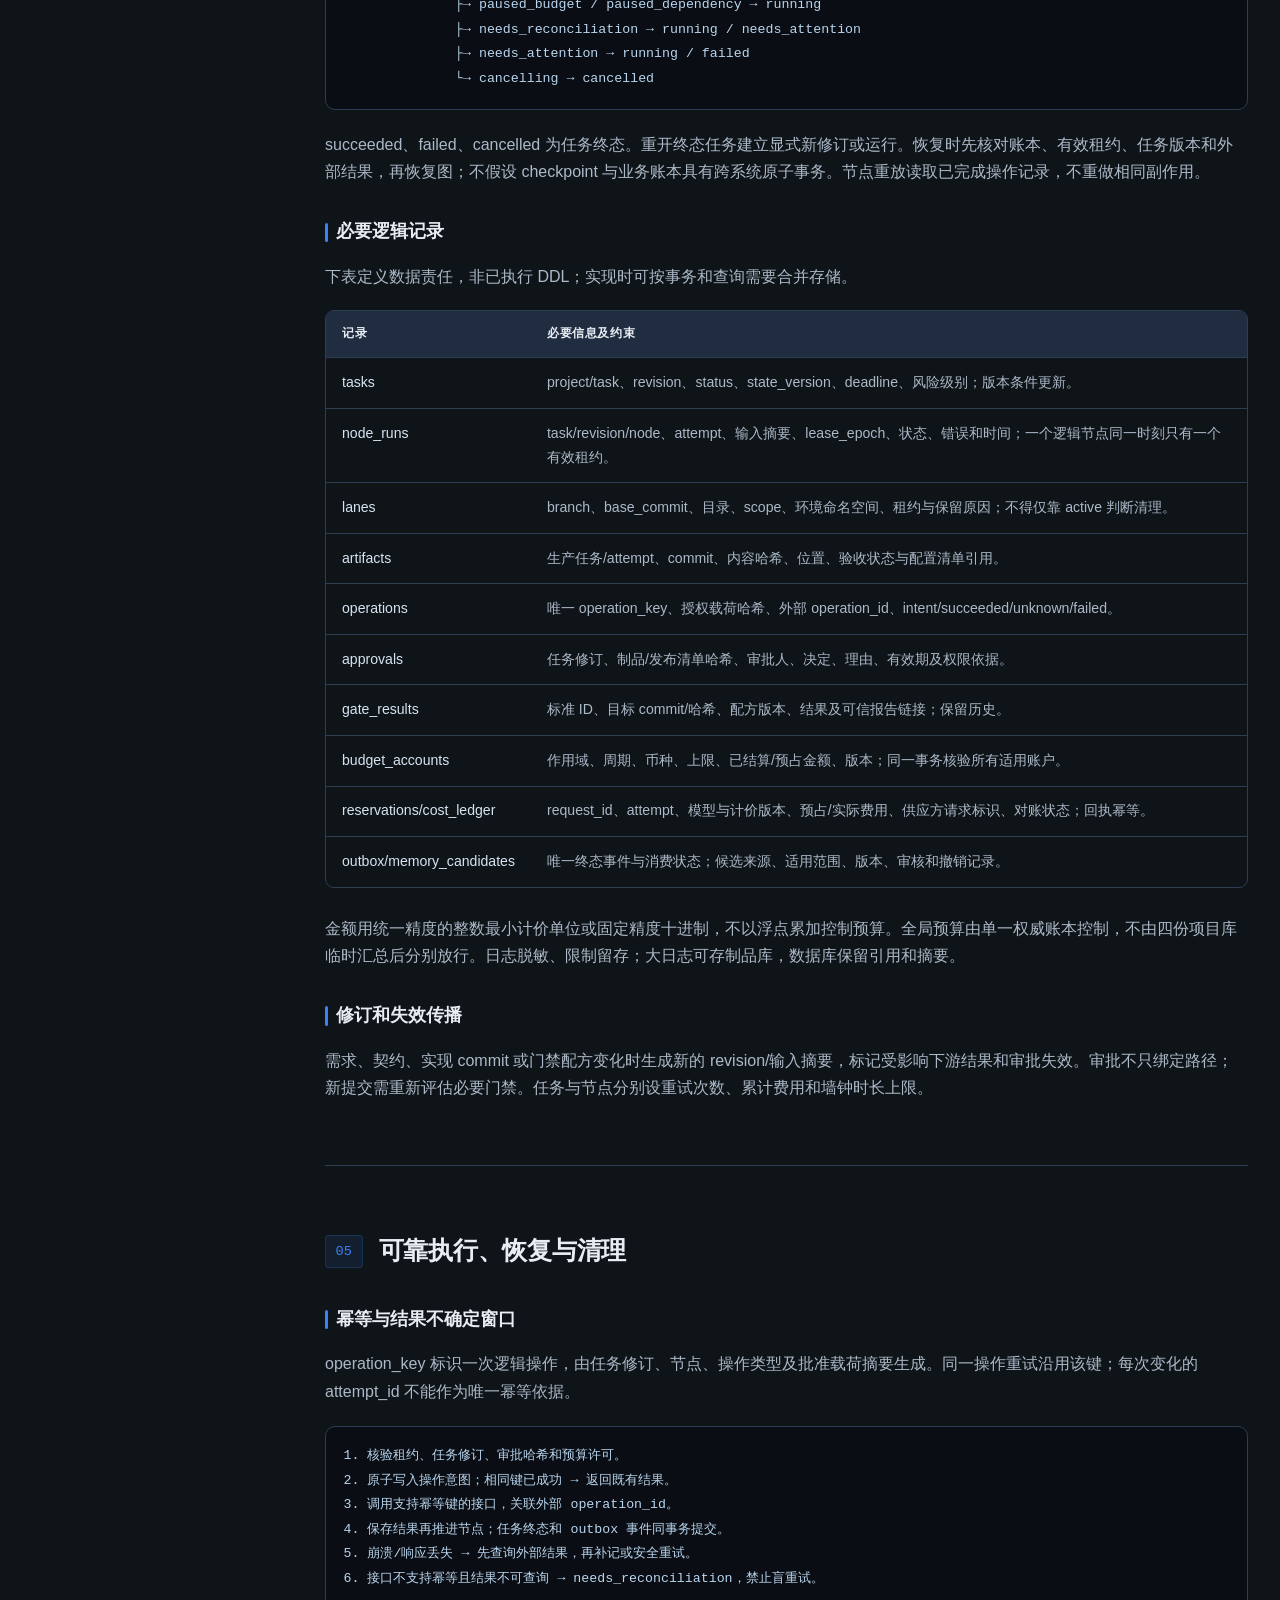
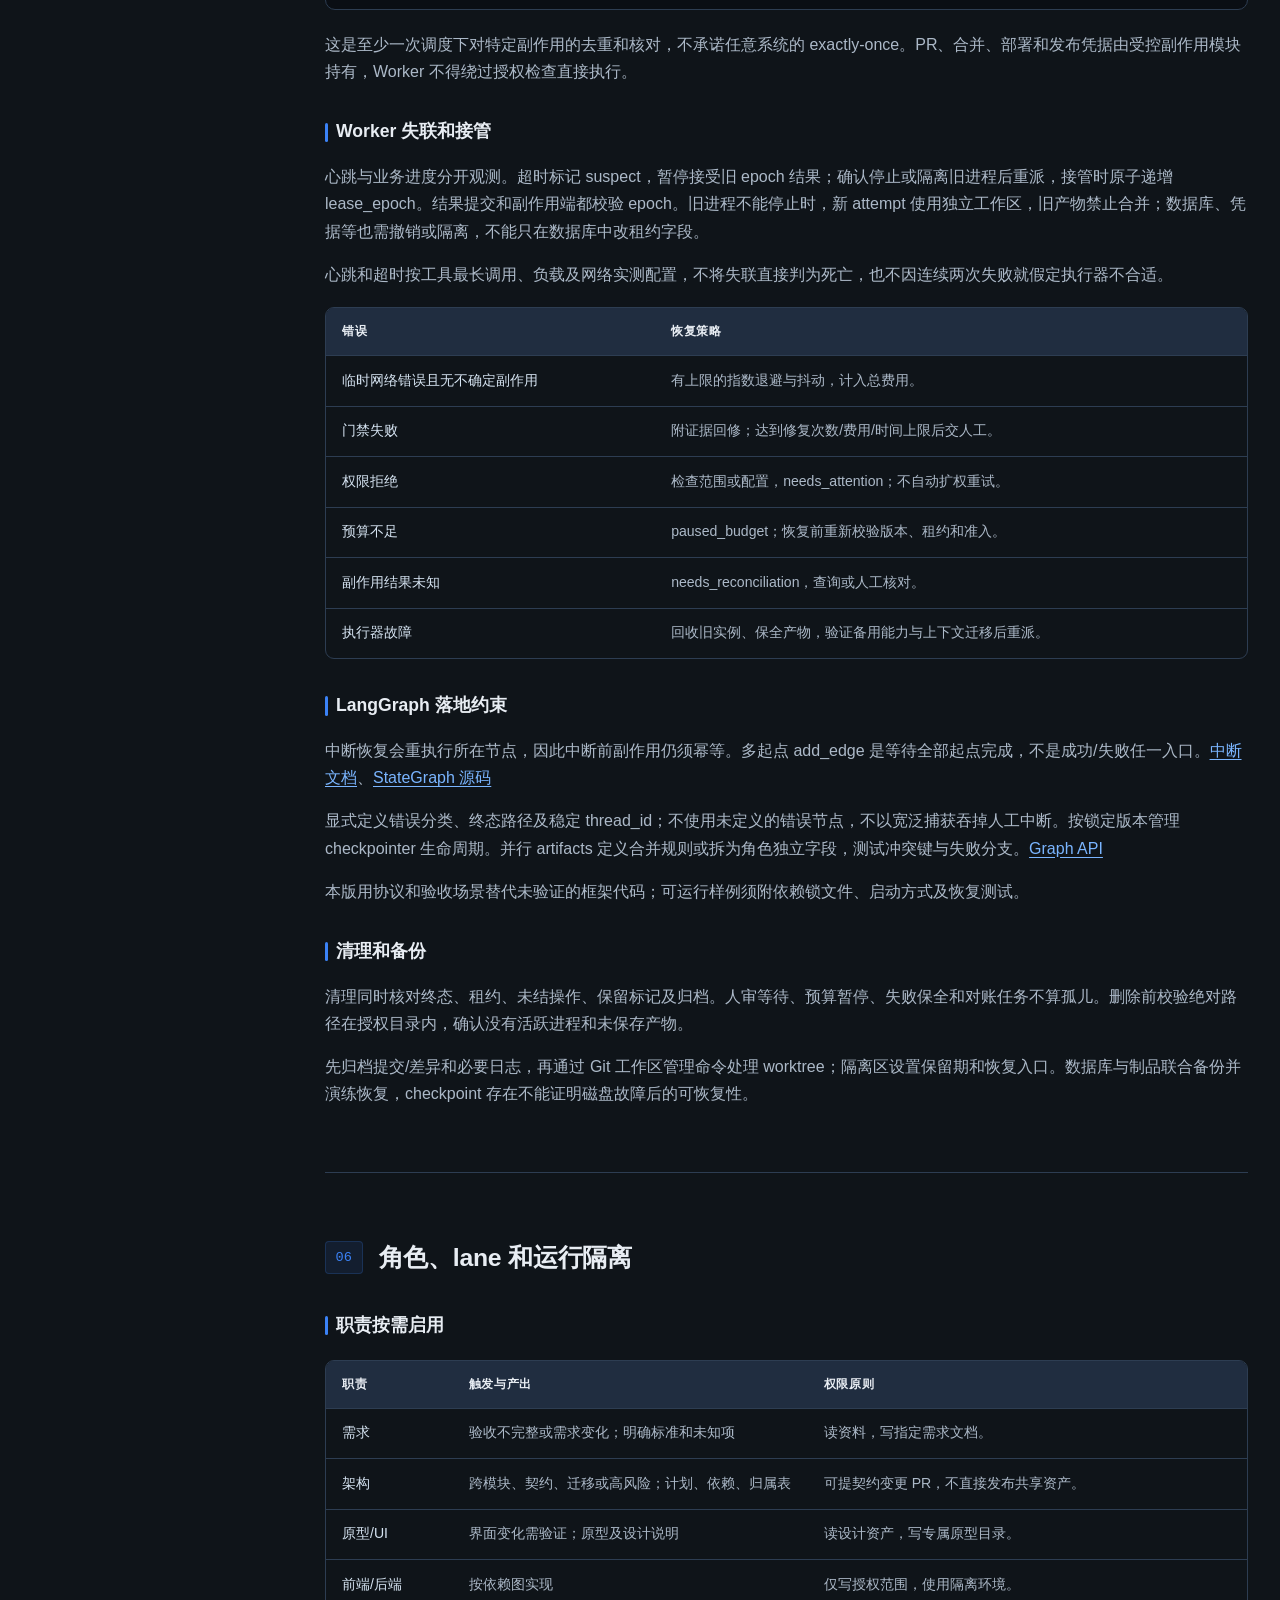
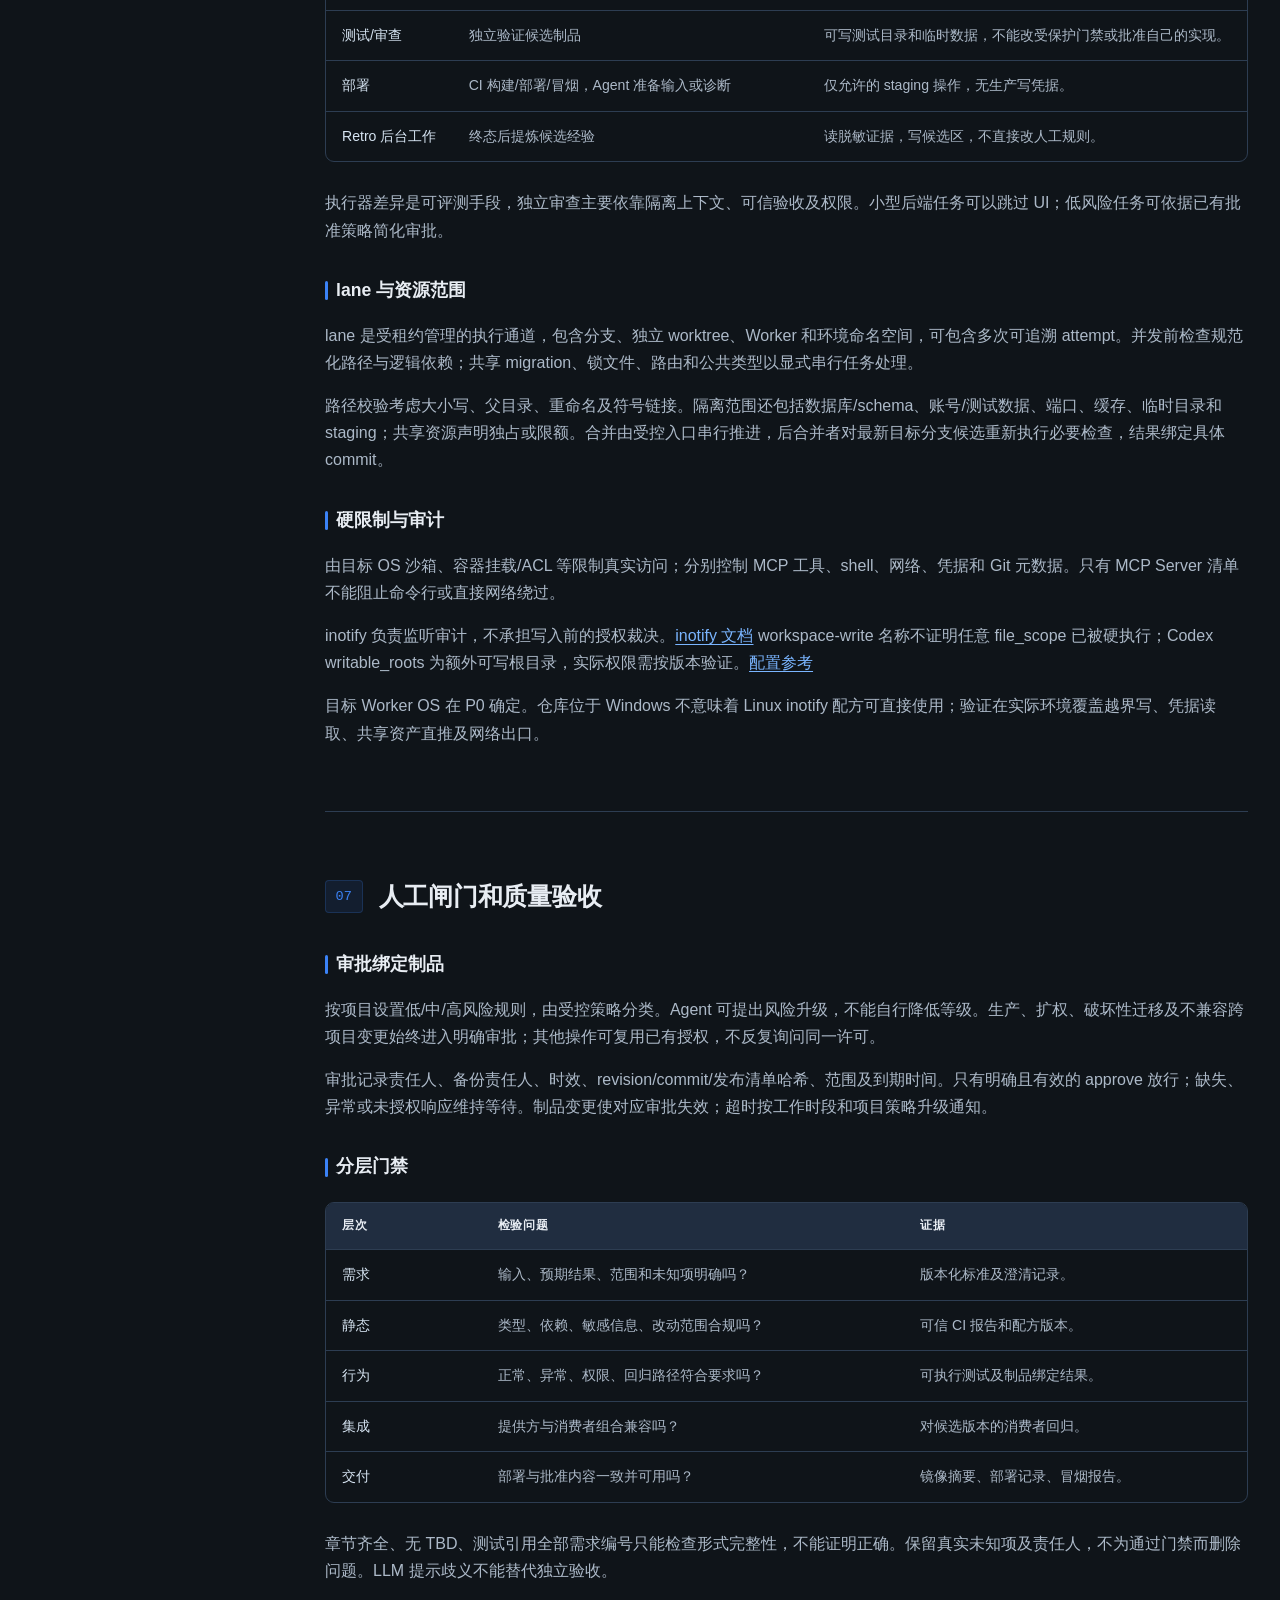
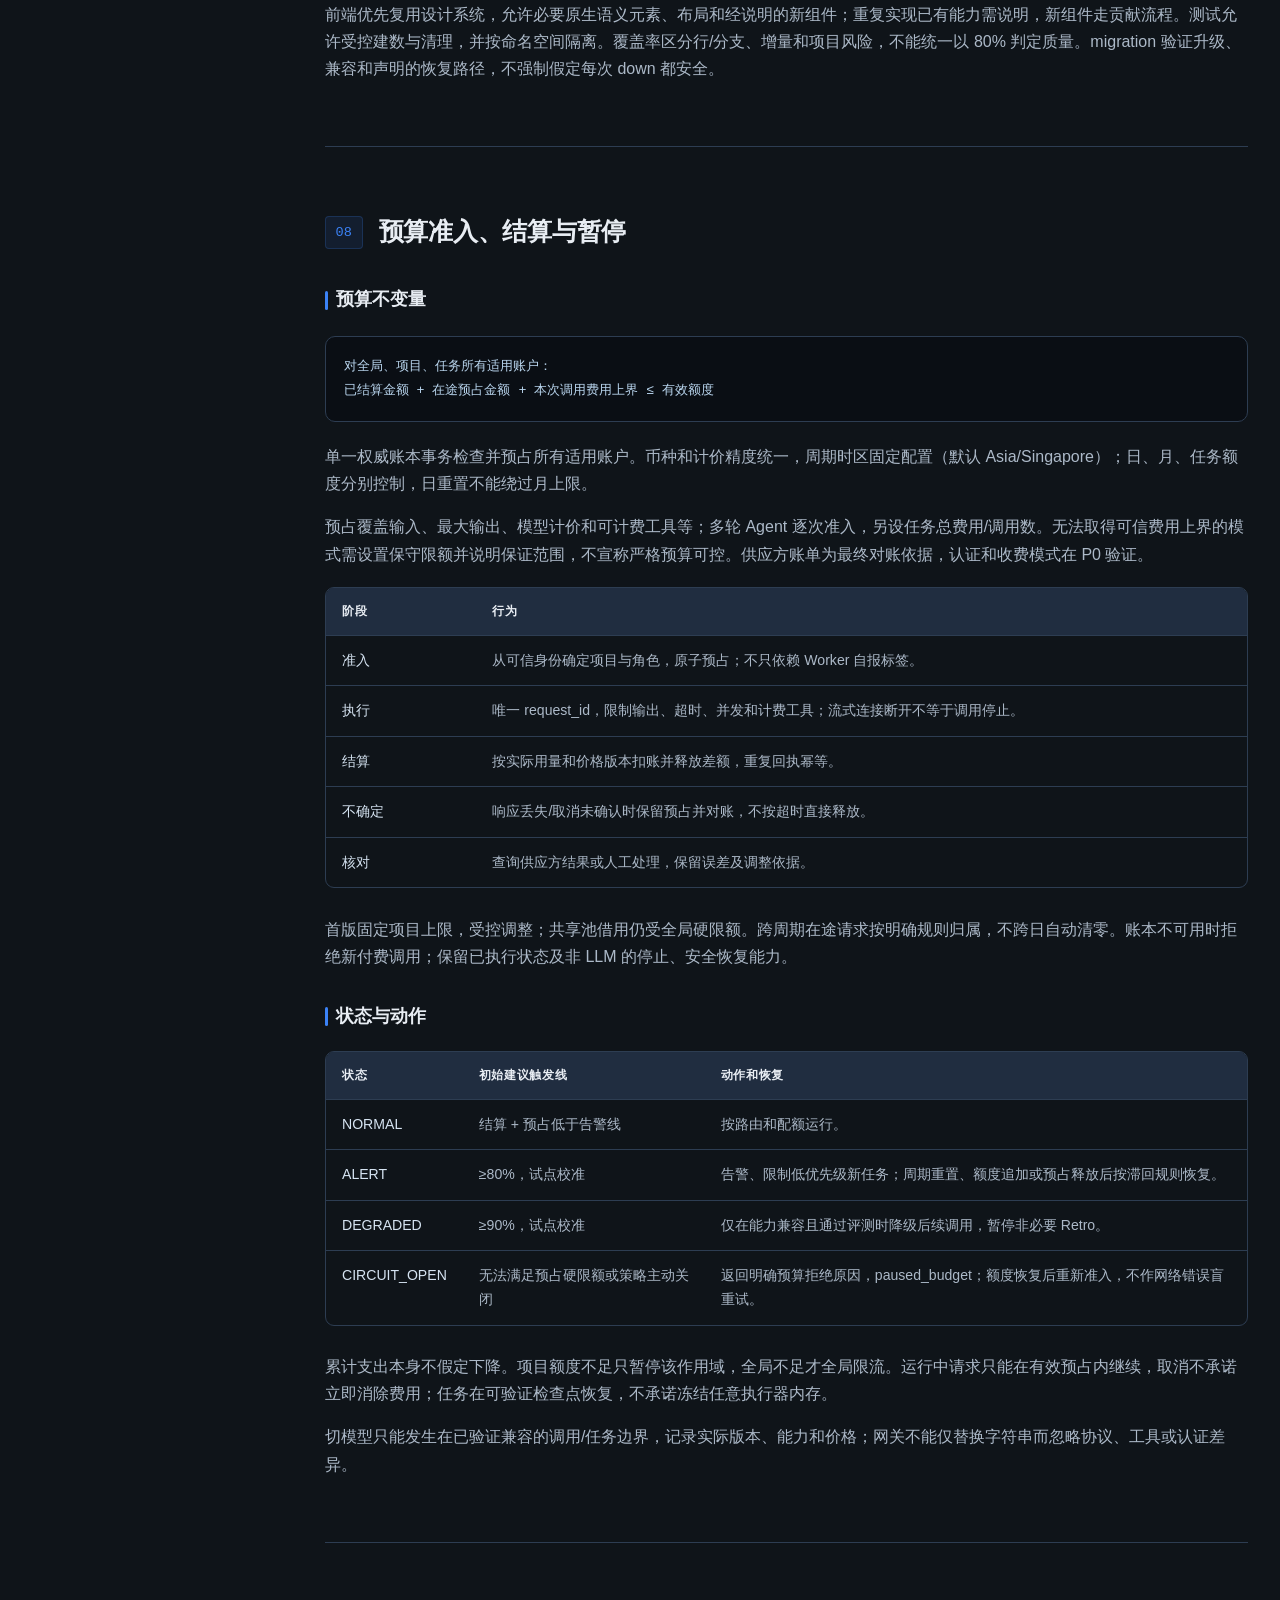
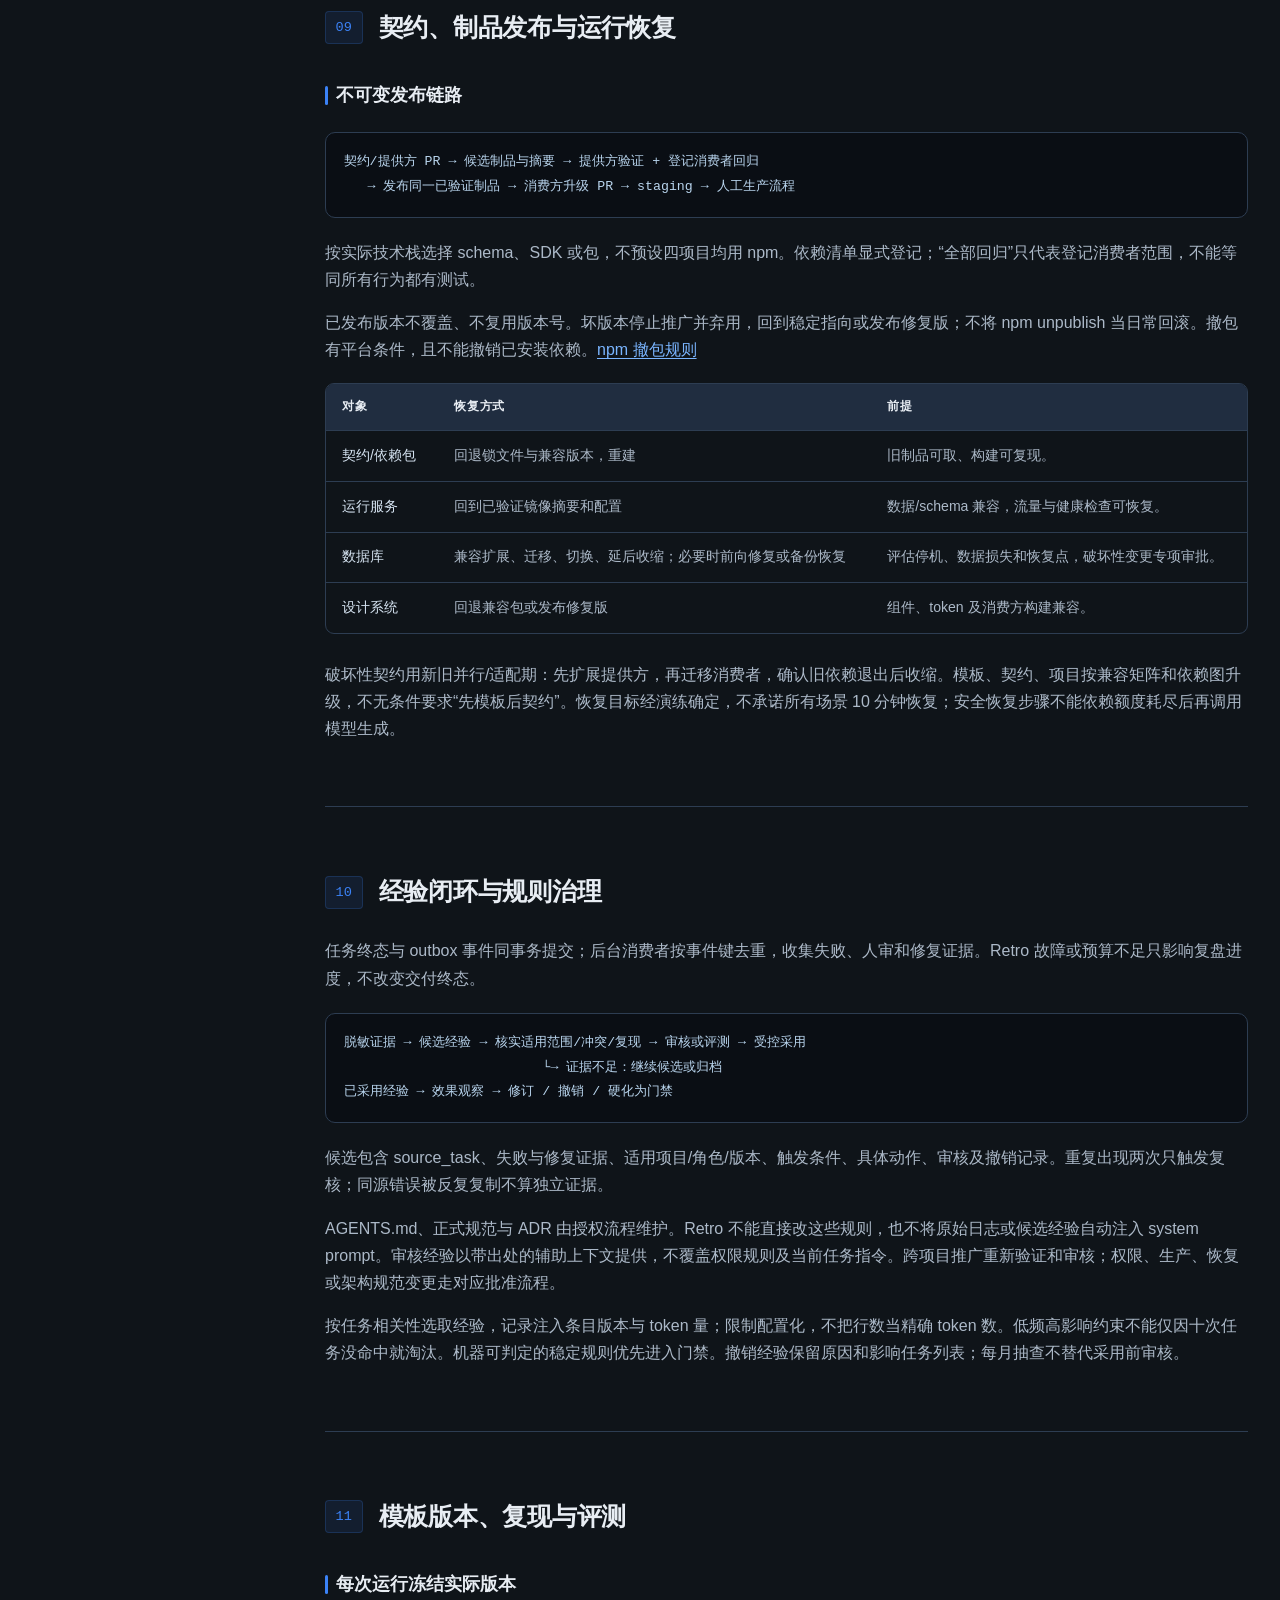
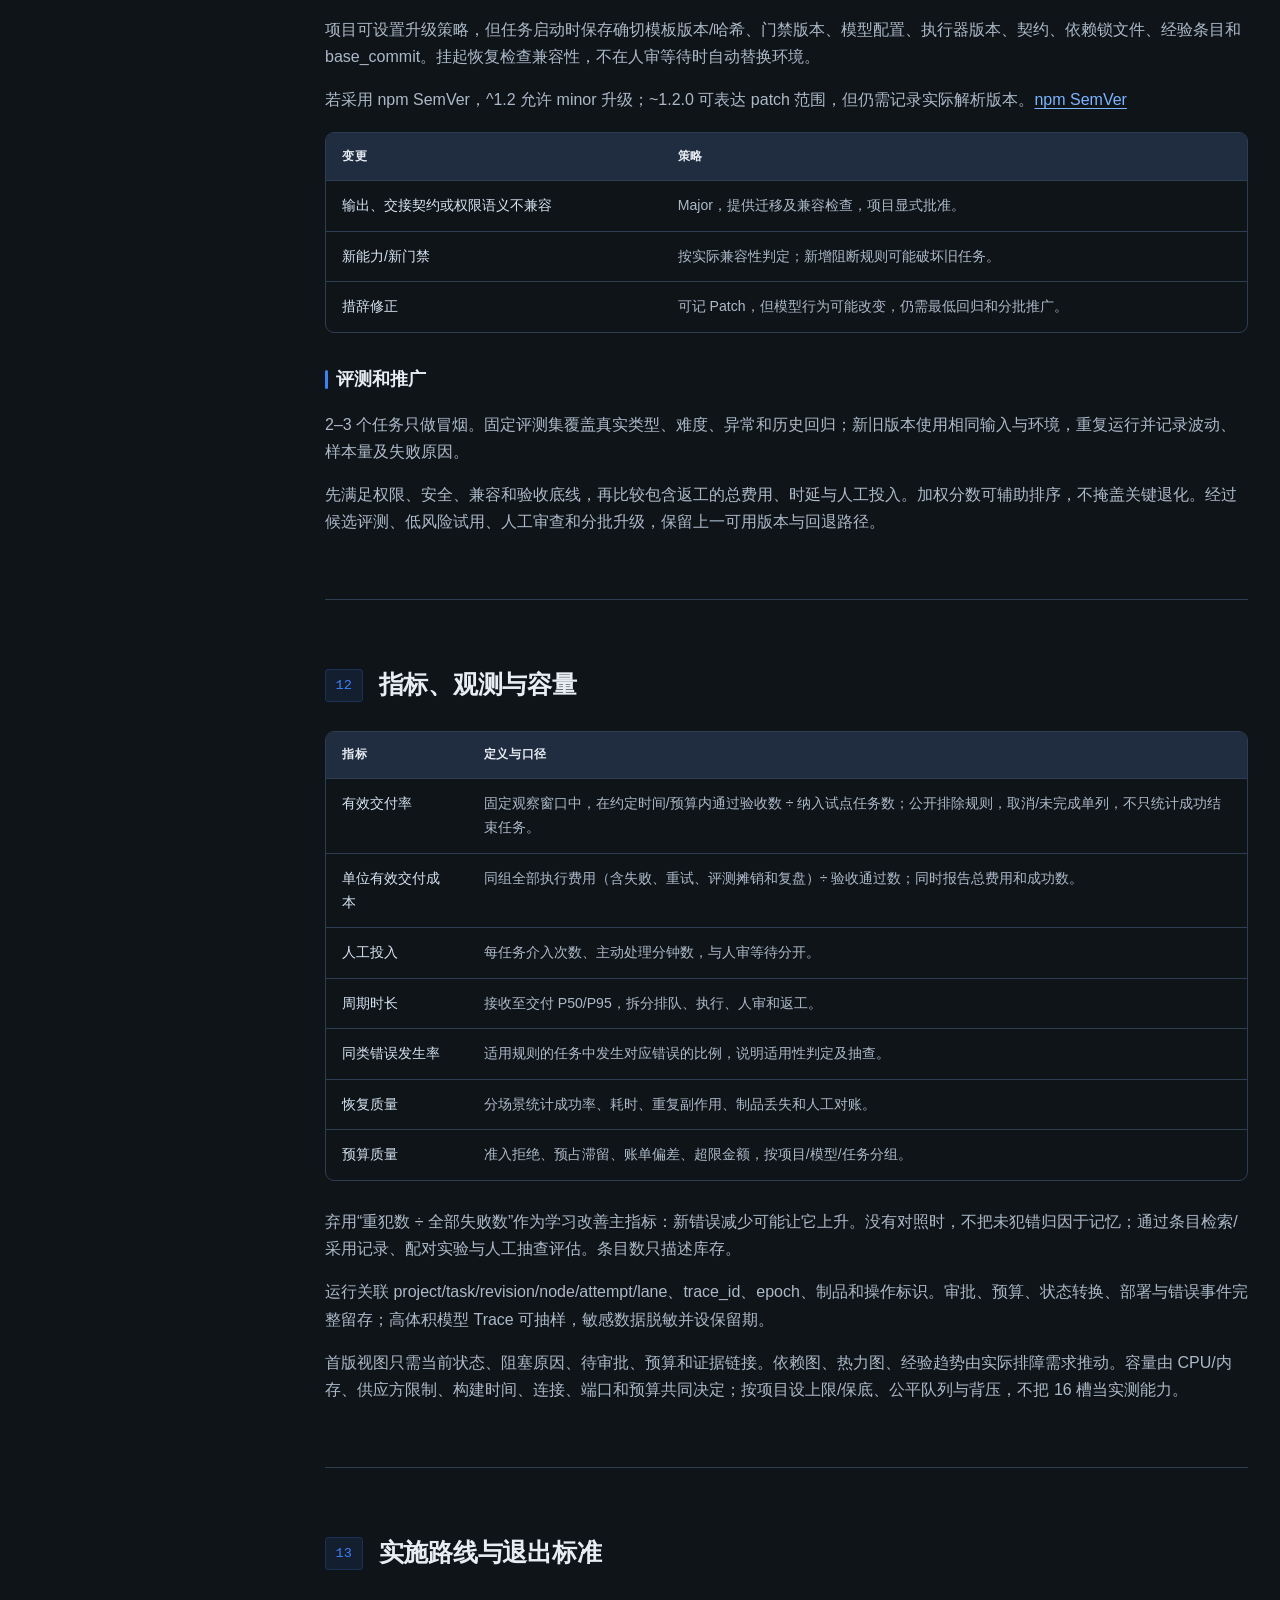
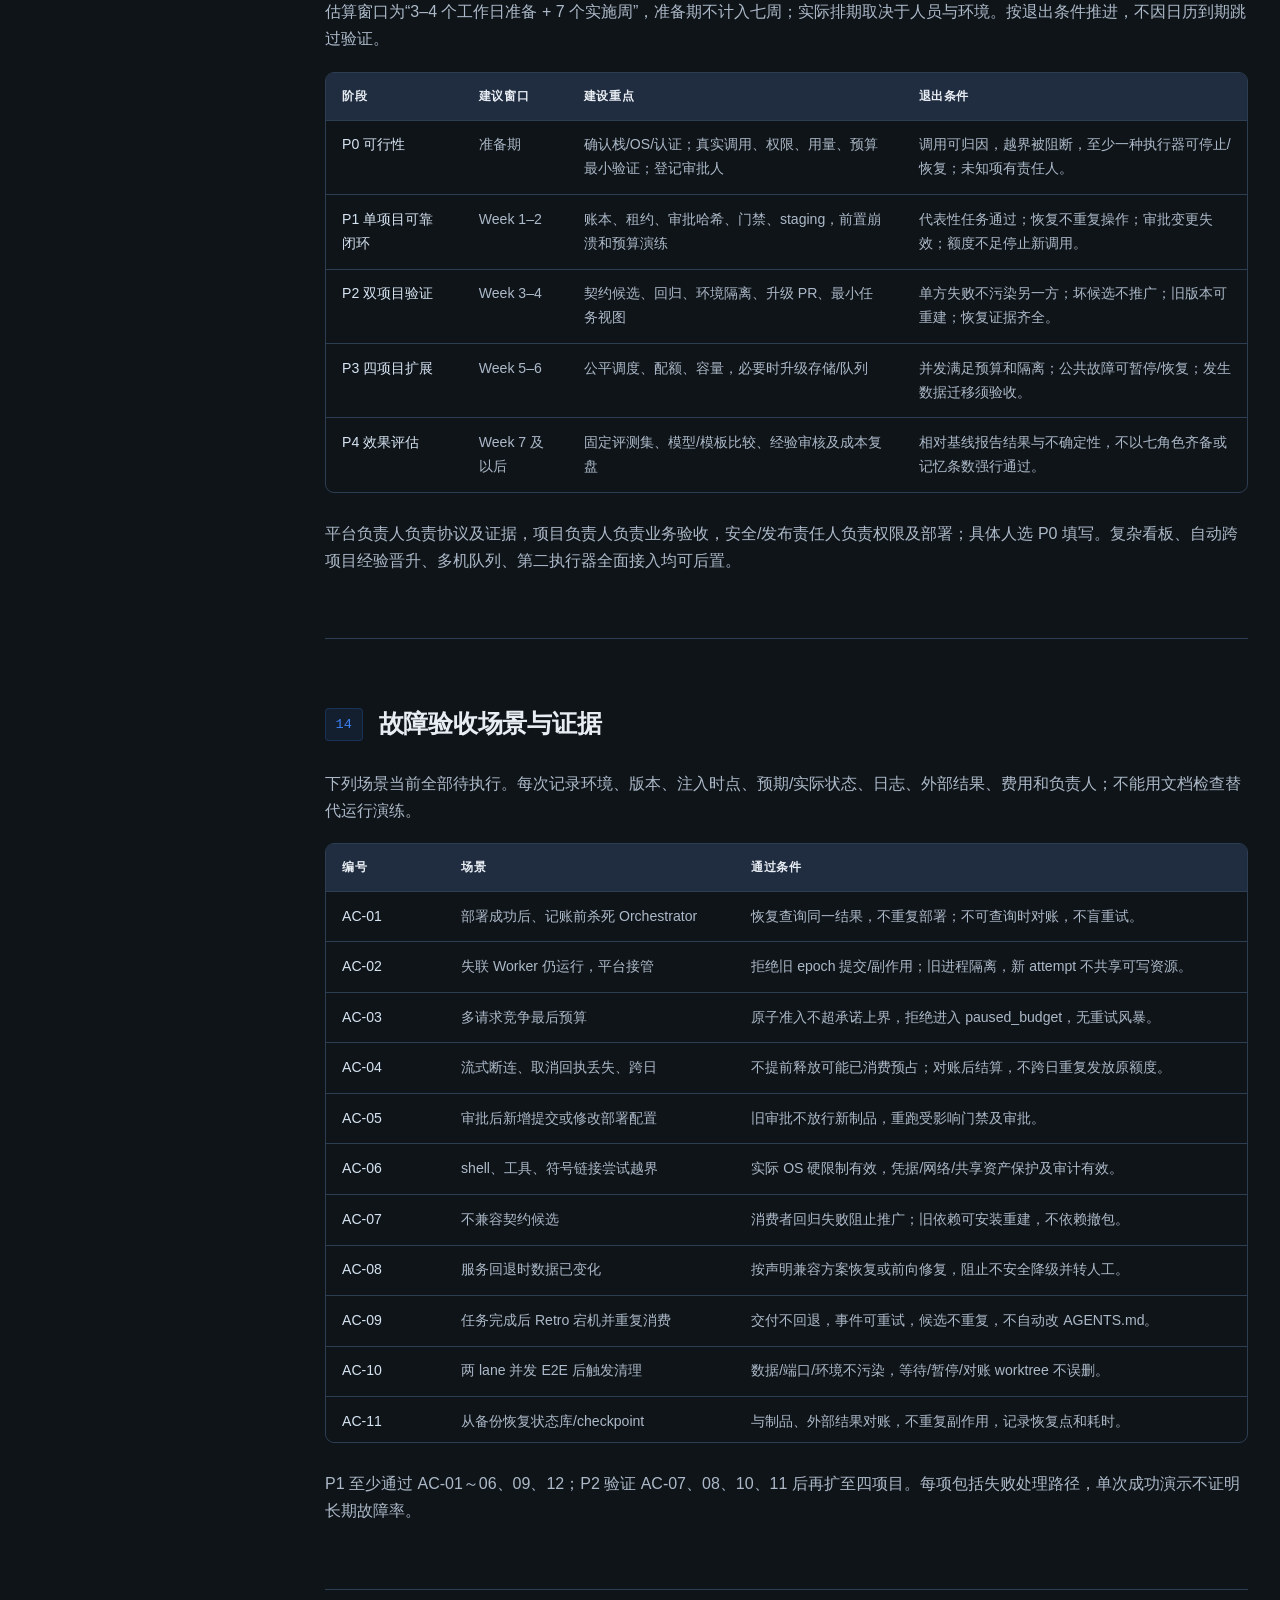
<file: docs/agentwiki/raw/multi-agent-scheme-v2.1.html>
<!DOCTYPE html>
<html lang="zh-CN">
<head>
<meta charset="UTF-8">
<meta name="viewport" content="width=device-width, initial-scale=1.0">
<meta name="description" content="多 Agent 软件交付体系 V2.1 待评审方案：执行恢复、预算预占、权限隔离、不可变发布及十二项故障验收场景。">
<meta name="source-document" content="docs/agentwiki/wiki/方案演进.md">
<title>多 Agent 软件交付体系技术方案 V2.1</title>
<style>
:root {
  --bg: #0f1419;
  --bg2: #1a2332;
  --bg3: #243044;
  --ink: #e8edf3;
  --muted: #8b9bab;
  --rule: #2d3d52;
  --accent: #3b82f6;
  --accent2: #10b981;
  --warn: #f59e0b;
  --danger: #ef4444;
  --purple: #a78bfa;
}

* { margin: 0; padding: 0; box-sizing: border-box; }

body {
  font-family: 'Segoe UI', 'PingFang SC', 'Microsoft YaHei', sans-serif;
  background: var(--bg);
  color: var(--ink);
  font-size: 16px;
  line-height: 1.7;
  -webkit-font-smoothing: antialiased;
}

html { scroll-behavior: smooth; }

/* Hero */
.hero {
  position: relative;
  padding: 5rem 2rem 4rem;
  background:
    radial-gradient(ellipse at 20% 0%, rgba(59,130,246,0.15) 0%, transparent 50%),
    radial-gradient(ellipse at 80% 20%, rgba(16,185,129,0.1) 0%, transparent 50%),
    var(--bg);
  border-bottom: 1px solid var(--rule);
  overflow: hidden;
}

.hero::before {
  content: '';
  position: absolute; inset: 0;
  background-image:
    linear-gradient(rgba(45,61,82,0.3) 1px, transparent 1px),
    linear-gradient(90deg, rgba(45,61,82,0.3) 1px, transparent 1px);
  background-size: 48px 48px;
  mask-image: radial-gradient(ellipse at center, black 30%, transparent 70%);
  pointer-events: none;
}

.hero-content { max-width: 960px; margin: 0 auto; position: relative; z-index: 1; }

.hero-badge {
  display: inline-block;
  padding: 0.35rem 0.85rem;
  background: rgba(16,185,129,0.15);
  border: 1px solid rgba(16,185,129,0.35);
  border-radius: 999px;
  font-size: 0.8rem;
  color: var(--accent2);
  margin-bottom: 1.5rem;
  letter-spacing: 0.05em;
}

.hero h1 {
  font-size: 2.75rem; font-weight: 800; line-height: 1.15;
  letter-spacing: -0.02em; margin-bottom: 1.25rem;
  background: linear-gradient(135deg, var(--ink) 0%, var(--muted) 100%);
  -webkit-background-clip: text; -webkit-text-fill-color: transparent;
  background-clip: text;
}

.hero-subtitle { font-size: 1.15rem; color: var(--muted); max-width: 720px; margin-bottom: 2rem; }

.hero-meta { display: flex; gap: 2rem; flex-wrap: wrap; font-size: 0.85rem; color: var(--muted); }
.hero-meta span { display: flex; align-items: center; gap: 0.5rem; }
.hero-meta span::before { content: ''; width: 6px; height: 6px; border-radius: 50%; background: var(--accent); }

/* Layout */
.layout {
  display: grid;
  grid-template-columns: 270px 1fr;
  gap: 3rem;
  max-width: 1320px;
  margin: 0 auto;
  padding: 3rem 2rem;
}

.toc { position: sticky; top: 2rem; align-self: start; font-size: 0.85rem; max-height: calc(100vh - 4rem); overflow-y: auto; padding-right: 0.5rem; }
.toc h3 { font-size: 0.72rem; text-transform: uppercase; letter-spacing: 0.1em; color: var(--muted); margin: 1.25rem 0 0.75rem; font-weight: 600; }
.toc h3:first-child { margin-top: 0; }
.toc ul { list-style: none; }
.toc ul ul { padding-left: 0.9rem; margin-top: 0.2rem; }
.toc li { margin-bottom: 0.35rem; }
.toc a {
  color: var(--muted); text-decoration: none; transition: color 0.2s;
  display: block; padding: 0.18rem 0; border-left: 2px solid transparent;
  padding-left: 0.7rem; margin-left: -0.7rem;
}
.toc a:hover { color: var(--ink); border-left-color: var(--accent); }
.toc .toc-new { color: var(--accent2); font-size: 0.68rem; margin-left: 0.3rem; vertical-align: middle; }

.content { min-width: 0; }

.section { margin-bottom: 4rem; padding-bottom: 3rem; border-bottom: 1px solid var(--rule); }
.section:last-child { border-bottom: none; }

.section-header { display: flex; align-items: center; gap: 1rem; margin-bottom: 1.5rem; flex-wrap: wrap; }

.section-num {
  font-family: Consolas, Monaco, monospace;
  font-size: 0.85rem; color: var(--accent);
  background: rgba(59,130,246,0.1);
  padding: 0.25rem 0.6rem; border-radius: 4px;
  border: 1px solid rgba(59,130,246,0.2);
}

.section-num.patched { color: var(--accent2); background: rgba(16,185,129,0.1); border-color: rgba(16,185,129,0.25); }

.section h2 { font-size: 1.7rem; font-weight: 700; letter-spacing: -0.01em; }

.section h3 { font-size: 1.2rem; font-weight: 600; margin: 2rem 0 1rem; display: flex; align-items: center; gap: 0.5rem; flex-wrap: wrap; }
.section h3::before { content: ''; width: 3px; height: 1.2rem; background: var(--accent); border-radius: 2px; }

.section h4 { font-size: 1rem; font-weight: 600; margin: 1.5rem 0 0.7rem; color: var(--ink); }

.section p { margin-bottom: 1rem; color: var(--muted); }
.section strong { color: var(--ink); font-weight: 600; }
.section ul, .section ol { margin: 0 0 1rem 1.4rem; color: var(--muted); }
.section li { margin-bottom: 0.4rem; }
.section li strong { color: var(--ink); }

mark.key { background: none; color: var(--accent); font-weight: 600; }

/* Gap badge */
.gap-badge {
  font-size: 0.68rem; font-weight: 700; padding: 0.15rem 0.5rem;
  border-radius: 4px; letter-spacing: 0.04em;
  background: rgba(16,185,129,0.15); color: var(--accent2);
  border: 1px solid rgba(16,185,129,0.3);
}

/* Cards */
.card-grid { display: grid; grid-template-columns: repeat(auto-fill, minmax(270px, 1fr)); gap: 1rem; margin: 1.5rem 0; }
.card { background: var(--bg2); border: 1px solid var(--rule); border-radius: 12px; padding: 1.2rem 1.4rem; transition: border-color 0.2s, transform 0.2s; }
.card:hover { border-color: rgba(59,130,246,0.4); transform: translateY(-2px); }
.card-icon { font-size: 1.6rem; margin-bottom: 0.6rem; }
.card h4 { margin-bottom: 0.4rem; font-size: 0.98rem; }
.card p { font-size: 0.87rem; margin: 0; line-height: 1.55; }

/* Status */
.status-row { display: grid; grid-template-columns: repeat(auto-fit, minmax(200px, 1fr)); gap: 1rem; margin: 1.5rem 0; }
.status-card { background: var(--bg2); border: 1px solid var(--rule); border-radius: 10px; padding: 1.2rem; text-align: center; }
.status-num { font-size: 2rem; font-weight: 800; margin-bottom: 0.2rem; color: var(--accent2); }
.status-label { font-size: 0.78rem; color: var(--muted); text-transform: uppercase; letter-spacing: 0.08em; }

/* Tables */
.table-wrap { overflow-x: auto; overflow-y: auto; max-height: 600px; margin: 1.5rem 0; border-radius: 10px; border: 1px solid var(--rule); }
table { width: 100%; border-collapse: collapse; font-size: 0.87rem; }
thead { position: sticky; top: 0; z-index: 1; }
th { background: var(--bg3); color: var(--ink); font-weight: 600; text-align: left; padding: 0.8rem 1rem; border-bottom: 1px solid var(--rule); font-size: 0.78rem; text-transform: uppercase; letter-spacing: 0.05em; }
td { padding: 0.7rem 1rem; border-bottom: 1px solid var(--rule); color: var(--muted); vertical-align: top; }
tr:last-child td { border-bottom: none; }
tbody tr:hover td { background: rgba(59,130,246,0.04); }
td strong { color: var(--ink); }
td code { color: var(--accent2); }

.tag { display: inline-block; padding: 0.14rem 0.55rem; border-radius: 999px; font-size: 0.71rem; font-weight: 600; letter-spacing: 0.04em; white-space: nowrap; }
.tag-high { background: rgba(239,68,68,0.15); color: var(--danger); }
.tag-mid { background: rgba(245,158,11,0.15); color: var(--warn); }
.tag-low { background: rgba(16,185,129,0.15); color: var(--accent2); }
.tag-info { background: rgba(59,130,246,0.15); color: var(--accent); }
.tag-purple { background: rgba(167,139,250,0.15); color: var(--purple); }

/* Callouts */
.callout { border-radius: 10px; padding: 1.2rem 1.4rem; margin: 1.25rem 0; border-left: 4px solid; }
.callout h4 { margin: 0 0 0.5rem; font-size: 0.95rem; }
.callout p { margin: 0 0 0.4rem; font-size: 0.9rem; line-height: 1.6; }
.callout p:last-child { margin-bottom: 0; }
.callout ul { margin: 0.4rem 0 0 1.2rem; font-size: 0.9rem; }
.callout-strong { background: rgba(59,130,246,0.08); border-color: var(--accent); }
.callout-strong h4 { color: var(--accent); }
.callout-warn { background: rgba(245,158,11,0.08); border-color: var(--warn); }
.callout-warn h4 { color: var(--warn); }
.callout-danger { background: rgba(239,68,68,0.08); border-color: var(--danger); }
.callout-danger h4 { color: var(--danger); }
.callout-success { background: rgba(16,185,129,0.08); border-color: var(--accent2); }
.callout-success h4 { color: var(--accent2); }

/* Code */
.code-block {
  background: #0a0e14; border: 1px solid var(--rule); border-radius: 10px;
  padding: 1.2rem 1.4rem; margin: 1.25rem 0;
  font-family: Consolas, 'Fira Code', monospace;
  font-size: 0.8rem; line-height: 1.65; overflow-x: auto;
  color: #c8d6e5; white-space: pre;
}
.code-block .cm { color: #5c6f85; }
.code-block .kw { color: #a78bfa; }
.code-block .st { color: #7ee2b8; }
.code-title {
  font-size: 0.78rem; color: var(--accent); margin: 1.25rem 0 -0.8rem;
  font-family: Consolas, monospace;
}

/* Flow */
.flow-container { background: var(--bg2); border: 1px solid var(--rule); border-radius: 12px; padding: 1.75rem; margin: 1.5rem 0; overflow-x: auto; }
.flow { display: flex; align-items: center; min-width: max-content; justify-content: center; gap: 0; }
.flow-node { background: var(--bg3); border: 1px solid var(--rule); border-radius: 8px; padding: 0.8rem 1.15rem; min-width: 105px; text-align: center; font-size: 0.8rem; color: var(--ink); }
.flow-node .fn-label { font-size: 0.68rem; color: var(--muted); text-transform: uppercase; letter-spacing: 0.05em; margin-bottom: 0.2rem; }
.flow-node.accent { background: linear-gradient(135deg, rgba(59,130,246,0.2), rgba(59,130,246,0.08)); border-color: rgba(59,130,246,0.4); }
.flow-node.success { background: linear-gradient(135deg, rgba(16,185,129,0.2), rgba(16,185,129,0.08)); border-color: rgba(16,185,129,0.4); }
.flow-node.warn { background: linear-gradient(135deg, rgba(245,158,11,0.2), rgba(245,158,11,0.08)); border-color: rgba(245,158,11,0.4); }
.flow-node.danger { background: linear-gradient(135deg, rgba(239,68,68,0.2), rgba(239,68,68,0.08)); border-color: rgba(239,68,68,0.4); }
.flow-node.purple { background: linear-gradient(135deg, rgba(167,139,250,0.2), rgba(167,139,250,0.08)); border-color: rgba(167,139,250,0.4); }
.flow-arrow { color: var(--muted); font-size: 1.4rem; padding: 0 0.3rem; }

.flow-column { display: flex; flex-direction: column; gap: 0.6rem; min-width: max-content; margin: 0 auto; }
.flow-branch { display: flex; align-items: center; gap: 0; }

/* Timeline */
.timeline { position: relative; padding-left: 2rem; margin: 1.5rem 0; }
.timeline::before { content: ''; position: absolute; left: 0.5rem; top: 0; bottom: 0; width: 2px; background: var(--rule); }
.timeline-item { position: relative; margin-bottom: 1.6rem; }
.timeline-item::before {
  content: ''; position: absolute; left: -1.85rem; top: 0.35rem;
  width: 13px; height: 13px; border-radius: 50%;
  background: var(--accent); border: 3px solid var(--bg); z-index: 1;
}
.timeline-item.t-warn::before { background: var(--warn); }
.timeline-item.t-blue::before { background: var(--accent); }
.timeline-item.t-green::before { background: var(--accent2); }
.timeline-item.t-purple::before { background: var(--purple); }
.timeline-time { font-size: 0.72rem; color: var(--muted); text-transform: uppercase; letter-spacing: 0.08em; margin-bottom: 0.2rem; }
.timeline h4 { margin: 0 0 0.4rem; font-size: 0.98rem; }
.timeline ul { padding-left: 1.2rem; font-size: 0.87rem; color: var(--muted); margin-bottom: 0; }

/* Action list */
.action-list { list-style: none; margin: 1rem 0; }
.action-list li {
  display: flex; align-items: flex-start; gap: 0.75rem;
  padding: 0.8rem 1rem; background: var(--bg2);
  border: 1px solid var(--rule); border-radius: 8px; margin-bottom: 0.6rem;
}
.action-text { font-size: 0.88rem; color: var(--muted); flex: 1; }
.action-text strong { color: var(--ink); }

/* Compare */
.compare-grid { display: grid; grid-template-columns: 1fr 1fr; gap: 1rem; margin: 1.5rem 0; }
.compare-col { background: var(--bg2); border: 1px solid var(--rule); border-radius: 12px; padding: 1.4rem; }
.compare-col h4 { margin-bottom: 0.9rem; font-size: 0.98rem; padding-bottom: 0.5rem; border-bottom: 2px solid; }
.compare-col.good h4 { color: var(--accent2); border-color: var(--accent2); }
.compare-col.bad h4 { color: var(--danger); border-color: var(--danger); }
.compare-col ul { padding-left: 1.1rem; font-size: 0.87rem; color: var(--muted); margin-bottom: 0; }
.compare-col li { margin-bottom: 0.45rem; }

/* Checkbox */
.check-item { display: flex; gap: 0.75rem; align-items: flex-start; padding: 0.55rem 0; border-bottom: 1px solid var(--rule); font-size: 0.9rem; color: var(--muted); }
.check-item:last-child { border-bottom: none; }
.check-box { color: var(--accent); font-family: monospace; flex-shrink: 0; }

/* Footer */
.footer { border-top: 1px solid var(--rule); padding: 2rem; text-align: center; color: var(--muted); font-size: 0.82rem; }

@media (max-width: 900px) {
  .layout { grid-template-columns: 1fr; padding: 2rem 1.25rem; }
  .toc { position: relative; top: 0; order: -1; max-height: none; }
  .hero h1 { font-size: 2rem; }
  .compare-grid { grid-template-columns: 1fr; }
  .flow { flex-wrap: wrap; gap: 0.5rem; }
  .flow-arrow { transform: rotate(90deg); }
}
@media (max-width: 600px) {
  .hero { padding: 3rem 1.25rem 2rem; }
  .hero h1 { font-size: 1.7rem; }
  .status-row { grid-template-columns: repeat(2, 1fr); }
}

a { color: #7ab5ff; text-underline-offset: 3px; }
a:hover { color: #b6d7ff; }
a:focus-visible, summary:focus-visible, .table-wrap:focus-visible { outline: 2px solid #69b6ff; outline-offset: 4px; }
.skip-link { position: fixed; top: -80px; left: 1rem; background: #fff; color: #111; padding: .7rem; z-index: 10; }
.skip-link:focus { top: 1rem; }
.hero { padding: 4rem 2rem 3rem; }
.hero-content { max-width: 1160px; }
.hero-badge { color: #f3c465; background: #382d19; border-color: #66522c; }
.hero h1 { max-width: 850px; line-height: 1.3; }
.hero-subtitle { max-width: 860px; }
.hero-meta { gap: .6rem 1.8rem; }
.layout { grid-template-columns: 245px minmax(0,1fr); max-width: 1420px; gap: 3rem; }
.toc { font-size: .84rem; }
.toc summary { cursor: pointer; color: var(--ink); font-weight: 700; margin-bottom: 1rem; }
.toc li { margin-bottom: .5rem; }
.toc a { display: flex; gap: .65rem; line-height: 1.5; }
.toc a span { color: #5f83ab; font-family: Consolas, monospace; flex-shrink: 0; }
.document-status { margin-bottom: 2.5rem; }
blockquote { padding: 1rem 1.2rem; border-left: 3px solid var(--warn); background: #29251d; border-radius: 0 8px 8px 0; color: #d4bd91; }
blockquote p { margin: 0; }
.section { scroll-margin-top: 24px; }
.section p, .section li { color: #acb9c8; }
.section h2 { font-size: 1.55rem; }
.section h3 { font-size: 1.1rem; }
.table-wrap { overflow-x: auto; margin: 1.2rem 0 1.7rem; border: 1px solid var(--rule); border-radius: 9px; }
.table-wrap table { width: 100%; border-collapse: collapse; margin: 0; font-size: .88rem; }
th { background: #202d40; color: #e8edf3; text-align: left; font-weight: 650; }
th, td { padding: .8rem 1rem; vertical-align: top; border-bottom: 1px solid var(--rule); line-height: 1.7; }
td { color: #acb9c8; }
tr:last-child td { border-bottom: 0; }
td:first-child { color: #d6e4f2; min-width: 110px; }
pre { background: #0a0e14; border: 1px solid var(--rule); border-radius: 10px; padding: 1.1rem; overflow-x: auto; margin: 1.3rem 0; font: .83rem/1.85 Consolas,'Microsoft YaHei',monospace; color: #b9d5ee; }
.reference { border-bottom: 1px dotted #5c7289; }
.footer { line-height: 1.9; }
@media(max-width:900px) { .layout { grid-template-columns: minmax(0,1fr); gap: 2rem; padding: 2rem 1.2rem; } .toc { position: relative; top: 0; max-height: none; padding: 1rem; background: var(--bg2); border-radius: 8px; } .toc ul { columns: 2; } .toc li { break-inside: avoid; } .hero { padding: 2.8rem 1.2rem 2rem; } }
@media(max-width:600px) { .toc ul { columns: 1; max-height: 260px; overflow-y: auto; } .hero h1 { font-size: 1.8rem; } .hero-subtitle { font-size: 1rem; } .section h2 { font-size: 1.3rem; } th,td { padding: .65rem .8rem; } table { min-width: 620px; } .section { margin-bottom: 2.8rem; padding-bottom: 2rem; } }
@media(prefers-reduced-motion:reduce) { html { scroll-behavior: auto; } }
@media print { :root { --ink:#111; --muted:#333; --rule:#ccc; } body { background:#fff; color:#111; font-size:10pt; } .hero { background:none; padding:0 0 1rem; } .hero::before,.toc,.skip-link { display:none; } .hero h1 { -webkit-text-fill-color:#111; background:none; font-size:24pt; } .layout { display:block; padding:0; } .section { break-before:auto; } .section p,.section li,td { color:#222; } th { background:#eee; color:#111; } td:first-child { color:#111; } table { min-width:0; } .table-wrap,pre { overflow:visible; } pre { white-space:pre-wrap; background:#f5f5f5; color:#111; } h2,h3 { break-after:avoid; } tr { break-inside:avoid; } blockquote { background:#f5f5f5; color:#222; } a { color:#17579c; } }</style>
</head>
<body>
<a class="skip-link" href="#main">跳到正文</a>
<header class="hero"><div class="hero-content">
<span class="hero-badge">技术方案 V2.1 · 2026.11.11 · 待评审提案</span>
<h1>多 Agent 软件交付体系<br>技术方案 V2.1</h1>
<p class="hero-subtitle">保留三层架构，优先验证可靠交付。将执行恢复、预算准入、权限隔离和发布流程落实为明确协议，以实际验收证据推进多项目扩展。</p>
<div class="hero-meta"><span>单项目 → 双项目 → 四项目</span><span>15 个方案章节</span><span>12 项待执行故障验收</span><span>Markdown 与 HTML 同源</span></div>
</div></header>
<div class="layout">
<aside class="toc" aria-label="文档目录"><details open><summary>方案目录 · V2.1</summary><nav><ul><li><a href="#section-01"><span>01</span>修订背景与证据边界</a></li>
<li><a href="#section-02"><span>02</span>目标、范围与交付定义</a></li>
<li><a href="#section-03"><span>03</span>总体架构与技术取舍</a></li>
<li><a href="#section-04"><span>04</span>任务协议、状态与数据责任</a></li>
<li><a href="#section-05"><span>05</span>可靠执行、恢复与清理</a></li>
<li><a href="#section-06"><span>06</span>角色、lane 和运行隔离</a></li>
<li><a href="#section-07"><span>07</span>人工闸门和质量验收</a></li>
<li><a href="#section-08"><span>08</span>预算准入、结算与暂停</a></li>
<li><a href="#section-09"><span>09</span>契约、制品发布与运行恢复</a></li>
<li><a href="#section-10"><span>10</span>经验闭环与规则治理</a></li>
<li><a href="#section-11"><span>11</span>模板版本、复现与评测</a></li>
<li><a href="#section-12"><span>12</span>指标、观测与容量</a></li>
<li><a href="#section-13"><span>13</span>实施路线与退出标准</a></li>
<li><a href="#section-14"><span>14</span>故障验收场景与证据</a></li>
<li><a href="#section-15"><span>15</span>待确认事项与文档验收</a></li></ul></nav></details></aside>
<main class="content" id="main"><div class="document-status">
<blockquote>
<p>版本：2.1.0｜日期：2026-11-11（Asia/Singapore）｜状态：待评审提案。本文定义拟议机制与验收条件，不宣称平台已实现或缺口已闭环。</p>
</blockquote>
</div>
<section class="section" id="section-01"><div class="section-header"><span class="section-num">01</span><h2>修订背景与证据边界</h2></div>
<h3>范围与授权</h3>
<p>用户在当前对话中明确要求“按优化方案更新一版方案”。授权覆盖方案修订和阅读版生成；系统实现、基础设施变更、生产发布和正式技术决策批准仍需各自的授权或记录。修订前已在本页和日志记录背景、范围、约束、拟议调整与未知项。</p>
<p>本页是中文综合方案的编辑源，HTML 是同一内容的阅读版。GitHub Issues 仍是需求、规格和任务状态的权威源；正式领域定义及架构决策遵循领域文档和 ADR。正式采纳时应在对应 Issue/ADR 中记录批准范围，本页维护链接摘要。</p>
<div class="table-wrap" tabindex="0" role="region" aria-label="方案对照表，可横向滚动"><table>
<thead>
<tr>
<th>分类</th>
<th>本次确认内容</th>
</tr>
</thead>
<tbody>
<tr>
<td>事实</td>
<td>已全文阅读 V2.0 HTML，原文件与 raw 快照 SHA256 一致；官方资料支持中断重执行、SemVer 范围和文件通知语义等修正。</td>
</tr>
<tr>
<td>用户意图</td>
<td>按前轮优化建议更新方案，并按仓库要求沉淀中文 Markdown、索引和日志。</td>
</tr>
<tr>
<td>提案</td>
<td>本文的执行协议、预算、权限、发布、记忆、评测及实施安排，均待正式评审。</td>
</tr>
<tr>
<td>假设</td>
<td>四项目为目标，先验证单项目；单机试点优先，不预设已经具备 16 个有效并发槽。</td>
</tr>
<tr>
<td>未知</td>
<td>技术栈、目标 Worker 操作系统、认证模式、预算、审批人、依赖关系及恢复目标待确认。</td>
</tr>
</tbody>
</table></div>
<p>2026-11-11 使用 gh 查询 origin 全部状态 Issue，返回空列表；当前无可关联的 Issue 批准记录。原评审 HTML 仍仅完成结构级阅读，本轮全文摄取范围为 V2.0 和本次 V2.1。此前“仅结构级阅读”的记录保留在历史日志中。</p>
<h3>与 V2.0 的替代关系</h3>
<p>保留三层组织、产物交接、lane 隔离、契约先行及生产发布人工控制。历史 V2.0 文件和快照不覆盖；以下是建议的替代，不表示运行系统已迁移。</p>
<div class="table-wrap" tabindex="0" role="region" aria-label="方案对照表，可横向滚动"><table>
<thead>
<tr>
<th>V2.0 设计或结论</th>
<th>V2.1 提案</th>
<th>调整理由</th>
</tr>
</thead>
<tbody>
<tr>
<td>七项缺口全部闭环</td>
<td>分开标记已设计、已实现、已验证</td>
<td>方案描述不能替代运行证据。</td>
</tr>
<tr>
<td>checkpointer + 文件存在即可无损恢复</td>
<td>执行账本、制品哈希、幂等键、租约与对账</td>
<td>防重复副作用、旧产物误用和双 Worker。</td>
</tr>
<tr>
<td>调用后记账并异步熔断</td>
<td>请求前原子预占，完成后结算</td>
<td>避免并发请求同时透支相同余额。</td>
</tr>
<tr>
<td>inotify 写入前阻断</td>
<td>权限硬限制，文件通知做审计</td>
<td>文件通知不提供授权裁决。</td>
</tr>
<tr>
<td>删除 tag、撤包完成回滚</td>
<td>候选验证、不可变发布、分层恢复</td>
<td>撤包不能恢复已部署服务与数据。</td>
</tr>
<tr>
<td>Retro 自动改 AGENTS.md</td>
<td>异步候选经验，经审核后采用</td>
<td>不将未经验证日志提升为长期规则。</td>
</tr>
<tr>
<td>七角色固定经过全部环节</td>
<td>七种职责按任务类型启用</td>
<td>降低无关步骤、上下文和等待成本。</td>
</tr>
<tr>
<td>记忆数量、混合评分证明改善</td>
<td>衡量有效交付、费用、人工投入和恢复</td>
<td>用任务结果验证收益。</td>
</tr>
</tbody>
</table></div>
<p>出处：「项目资料」、「V2.1技术核验」。</p>
</section>
<section class="section" id="section-02"><div class="section-header"><span class="section-num">02</span><h2>目标、范围与交付定义</h2></div>
<p>目标是在明确的预算、权限和验收约束下，将需求推进到可追溯的 staging 交付；失败后可以恢复或交还人工，并避免重复执行未经确认的外部操作。</p>
<p>一次成功交付应具备需求与验收标准版本、实现 commit、独立检查结果、适用审批、部署制品摘要及冒烟证据。生成代码或创建 PR 不等于交付成功。人工审批允许存在；“无人工代写代码”作为单独的自动化维度统计。</p>
<div class="table-wrap" tabindex="0" role="region" aria-label="方案对照表，可横向滚动"><table>
<thead>
<tr>
<th>范围</th>
<th>首版处理</th>
</tr>
</thead>
<tbody>
<tr>
<td>单项目闭环</td>
<td>优先选择小型、可恢复、有稳定验收的真实任务。</td>
</tr>
<tr>
<td>四项目并行</td>
<td>双项目依赖与隔离验证后扩展；公共控制模块故障另行定义影响。</td>
</tr>
<tr>
<td>生产发布</td>
<td>Agent 无生产写凭据，由获授权人员触发受保护 CI。</td>
</tr>
<tr>
<td>自动学习</td>
<td>首版收集候选并人工确认，不以自动写入条数作为交付条件。</td>
</tr>
<tr>
<td>多机队列与复杂看板</td>
<td>吞吐、可靠性和排障需求明确后再引入。</td>
</tr>
</tbody>
</table></div>
<p>V2.0 中 60%/85% 跑通率、10 分钟回滚、月预算偏差 10% 等数值作为历史目标候选保留，不在缺少样本和演练时承诺。预算准入与审批有效性是必须成立的约束；性能、成功率和恢复时长由试点校准。</p>
</section>
<section class="section" id="section-03"><div class="section-header"><span class="section-num">03</span><h2>总体架构与技术取舍</h2></div>
<h3>三层组织与最小链路</h3>
<p>模板层保存角色指令、门禁配方和版本配置；项目层保存独立代码、工作区与状态；平台层负责调度、预算、副作用执行及观测。共享资产以不可变版本引用，通过升级 PR 接入。</p>
<pre><code class="language-text">需求与验收 → 计划/风险分级 → 必要人审 → 按需执行 → 独立验证
                                              ↓ 失败回修（有上限）
具体制品审批 → staging 部署与冒烟 → 持久化任务终态
                                      └→ 待处理事件 → 异步 Retro → 候选经验

派发、调用、结果提交：检查任务版本、租约、权限、预算
</code></pre>
<div class="table-wrap" tabindex="0" role="region" aria-label="方案对照表，可横向滚动"><table>
<thead>
<tr>
<th>模块</th>
<th>对外职责</th>
<th>内部承担的复杂性</th>
</tr>
</thead>
<tbody>
<tr>
<td>Orchestrator</td>
<td>提交、推进、暂停、取消、恢复任务</td>
<td>生命周期、人审、业务账本与图状态协调。</td>
</tr>
<tr>
<td>Worker 适配器</td>
<td>接收任务包，返回结果和制品清单</td>
<td>执行器协议、隔离、进程、取消与用量。</td>
</tr>
<tr>
<td>预算模块</td>
<td>预占、结算、对账</td>
<td>全局/项目/任务账户和在途费用。</td>
</tr>
<tr>
<td>副作用执行模块</td>
<td>执行已授权的 PR、合并、部署等操作</td>
<td>幂等、租约、外部结果核对及审计。</td>
</tr>
<tr>
<td>验证与发布</td>
<td>检查并发布具体制品</td>
<td>可信 CI、证据、候选版本和兼容性。</td>
</tr>
</tbody>
</table></div>
<p>首版可在一个代码库中实现上述模块，不要求拆成独立微服务。只有实际存在不同执行器时才抽取必要差异，避免仅转发参数的多层接口。</p>
<h3>选型与升级条件</h3>
<div class="table-wrap" tabindex="0" role="region" aria-label="方案对照表，可横向滚动"><table>
<thead>
<tr>
<th>领域</th>
<th>首版提案</th>
<th>验证与升级条件</th>
</tr>
</thead>
<tbody>
<tr>
<td>编排</td>
<td>保留 LangGraph，锁定实际依赖版本</td>
<td>验证中断、重启、并发合并、异常路径；骨架不作为已运行实现。</td>
</tr>
<tr>
<td>执行器</td>
<td>先验证一种，Codex 为候选；Claude Code 后续评估</td>
<td>实测认证、权限、调用统计、取消、恢复和工具协议后才启用替换。</td>
</tr>
<tr>
<td>状态/队列</td>
<td>单机 SQLite + 持久化任务记录，进程内信号仅唤醒</td>
<td>WAL 不替代业务领取、租约、重试和备份；实测写争用及重启。</td>
</tr>
<tr>
<td>数据库升级</td>
<td>测量后评估 Postgres</td>
<td>多机协调、可用性或写争用触发；准备迁移脚本、核对与切换演练，不承诺只换连接串。</td>
</tr>
<tr>
<td>消息队列</td>
<td>首版不要求 Redis Streams</td>
<td>数据库队列不满足吞吐/隔离时引入；仍需处理重复投递。</td>
</tr>
<tr>
<td>LLM 出口</td>
<td>验证执行器支持的受控出口</td>
<td>不预设 API Key、订阅登录和全部工具调用均可透传一个代理，不以“500 行”估算兼容成本。</td>
</tr>
<tr>
<td>观测</td>
<td>结构化事件、CI 链接和最小任务视图</td>
<td>按出域要求选择托管/自托管 Trace，不将易接入等同免费。</td>
</tr>
</tbody>
</table></div>
<p>同机项目独立进程、工作目录和配额；共享预算模块、宿主机和网络仍属于公共故障域。隔离目标为“项目任务失败不修改其他项目状态；公共故障进入已定义暂停/恢复流程”。</p>
</section>
<section class="section" id="section-04"><div class="section-header"><span class="section-num">04</span><h2>任务协议、状态与数据责任</h2></div>
<h3>Worker 输入与输出</h3>
<p>输入包含 task_id、revision、node_id、attempt_id、lane_id、lease_epoch、到期时间、base_commit、允许改动范围、验收引用、上下文清单、有效权限、预算限额和配置摘要。输入文件以哈希绑定，不依赖隐含共享对话。</p>
<p>输出包含成功/失败/阻塞/取消结果、错误分类、产物及哈希、实现 commit、检查记录和用量。Worker 自报成功须经编排器核验租约、版本和门禁才能接受。</p>
<h3>状态权威与一致性</h3>
<p>业务执行账本是任务生命周期与授权的权威，由 Orchestrator 受控转换；LangGraph checkpoint 保存内部图进度，不单独证明业务操作已完成。Dashboard 仅作查询视图。</p>
<pre><code class="language-text">queued → running → awaiting_human → running → succeeded
              ├→ paused_budget / paused_dependency → running
              ├→ needs_reconciliation → running / needs_attention
              ├→ needs_attention → running / failed
              └→ cancelling → cancelled
</code></pre>
<p>succeeded、failed、cancelled 为任务终态。重开终态任务建立显式新修订或运行。恢复时先核对账本、有效租约、任务版本和外部结果，再恢复图；不假设 checkpoint 与业务账本具有跨系统原子事务。节点重放读取已完成操作记录，不重做相同副作用。</p>
<h3>必要逻辑记录</h3>
<p>下表定义数据责任，非已执行 DDL；实现时可按事务和查询需要合并存储。</p>
<div class="table-wrap" tabindex="0" role="region" aria-label="方案对照表，可横向滚动"><table>
<thead>
<tr>
<th>记录</th>
<th>必要信息及约束</th>
</tr>
</thead>
<tbody>
<tr>
<td>tasks</td>
<td>project/task、revision、status、state_version、deadline、风险级别；版本条件更新。</td>
</tr>
<tr>
<td>node_runs</td>
<td>task/revision/node、attempt、输入摘要、lease_epoch、状态、错误和时间；一个逻辑节点同一时刻只有一个有效租约。</td>
</tr>
<tr>
<td>lanes</td>
<td>branch、base_commit、目录、scope、环境命名空间、租约与保留原因；不得仅靠 active 判断清理。</td>
</tr>
<tr>
<td>artifacts</td>
<td>生产任务/attempt、commit、内容哈希、位置、验收状态与配置清单引用。</td>
</tr>
<tr>
<td>operations</td>
<td>唯一 operation_key、授权载荷哈希、外部 operation_id、intent/succeeded/unknown/failed。</td>
</tr>
<tr>
<td>approvals</td>
<td>任务修订、制品/发布清单哈希、审批人、决定、理由、有效期及权限依据。</td>
</tr>
<tr>
<td>gate_results</td>
<td>标准 ID、目标 commit/哈希、配方版本、结果及可信报告链接；保留历史。</td>
</tr>
<tr>
<td>budget_accounts</td>
<td>作用域、周期、币种、上限、已结算/预占金额、版本；同一事务核验所有适用账户。</td>
</tr>
<tr>
<td>reservations/cost_ledger</td>
<td>request_id、attempt、模型与计价版本、预占/实际费用、供应方请求标识、对账状态；回执幂等。</td>
</tr>
<tr>
<td>outbox/memory_candidates</td>
<td>唯一终态事件与消费状态；候选来源、适用范围、版本、审核和撤销记录。</td>
</tr>
</tbody>
</table></div>
<p>金额用统一精度的整数最小计价单位或固定精度十进制，不以浮点累加控制预算。全局预算由单一权威账本控制，不由四份项目库临时汇总后分别放行。日志脱敏、限制留存；大日志可存制品库，数据库保留引用和摘要。</p>
<h3>修订和失效传播</h3>
<p>需求、契约、实现 commit 或门禁配方变化时生成新的 revision/输入摘要，标记受影响下游结果和审批失效。审批不只绑定路径；新提交需重新评估必要门禁。任务与节点分别设重试次数、累计费用和墙钟时长上限。</p>
</section>
<section class="section" id="section-05"><div class="section-header"><span class="section-num">05</span><h2>可靠执行、恢复与清理</h2></div>
<h3>幂等与结果不确定窗口</h3>
<p>operation_key 标识一次逻辑操作，由任务修订、节点、操作类型及批准载荷摘要生成。同一操作重试沿用该键；每次变化的 attempt_id 不能作为唯一幂等依据。</p>
<pre><code class="language-text">1. 核验租约、任务修订、审批哈希和预算许可。
2. 原子写入操作意图；相同键已成功 → 返回既有结果。
3. 调用支持幂等键的接口，关联外部 operation_id。
4. 保存结果再推进节点；任务终态和 outbox 事件同事务提交。
5. 崩溃/响应丢失 → 先查询外部结果，再补记或安全重试。
6. 接口不支持幂等且结果不可查询 → needs_reconciliation，禁止盲重试。
</code></pre>
<p>这是至少一次调度下对特定副作用的去重和核对，不承诺任意系统的 exactly-once。PR、合并、部署和发布凭据由受控副作用模块持有，Worker 不得绕过授权检查直接执行。</p>
<h3>Worker 失联和接管</h3>
<p>心跳与业务进度分开观测。超时标记 suspect，暂停接受旧 epoch 结果；确认停止或隔离旧进程后重派，接管时原子递增 lease_epoch。结果提交和副作用端都校验 epoch。旧进程不能停止时，新 attempt 使用独立工作区，旧产物禁止合并；数据库、凭据等也需撤销或隔离，不能只在数据库中改租约字段。</p>
<p>心跳和超时按工具最长调用、负载及网络实测配置，不将失联直接判为死亡，也不因连续两次失败就假定执行器不合适。</p>
<div class="table-wrap" tabindex="0" role="region" aria-label="方案对照表，可横向滚动"><table>
<thead>
<tr>
<th>错误</th>
<th>恢复策略</th>
</tr>
</thead>
<tbody>
<tr>
<td>临时网络错误且无不确定副作用</td>
<td>有上限的指数退避与抖动，计入总费用。</td>
</tr>
<tr>
<td>门禁失败</td>
<td>附证据回修；达到修复次数/费用/时间上限后交人工。</td>
</tr>
<tr>
<td>权限拒绝</td>
<td>检查范围或配置，needs_attention；不自动扩权重试。</td>
</tr>
<tr>
<td>预算不足</td>
<td>paused_budget；恢复前重新校验版本、租约和准入。</td>
</tr>
<tr>
<td>副作用结果未知</td>
<td>needs_reconciliation，查询或人工核对。</td>
</tr>
<tr>
<td>执行器故障</td>
<td>回收旧实例、保全产物，验证备用能力与上下文迁移后重派。</td>
</tr>
</tbody>
</table></div>
<h3>LangGraph 落地约束</h3>
<p>中断恢复会重执行所在节点，因此中断前副作用仍须幂等。多起点 add_edge 是等待全部起点完成，不是成功/失败任一入口。<a href="https://docs.langchain.com/oss/python/langgraph/interrupts">中断文档</a>、<a href="https://github.com/langchain-ai/langgraph/blob/main/libs/langgraph/langgraph/graph/state.py">StateGraph 源码</a></p>
<p>显式定义错误分类、终态路径及稳定 thread_id；不使用未定义的错误节点，不以宽泛捕获吞掉人工中断。按锁定版本管理 checkpointer 生命周期。并行 artifacts 定义合并规则或拆为角色独立字段，测试冲突键与失败分支。<a href="https://docs.langchain.com/oss/python/langgraph/graph-api">Graph API</a></p>
<p>本版用协议和验收场景替代未验证的框架代码；可运行样例须附依赖锁文件、启动方式及恢复测试。</p>
<h3>清理和备份</h3>
<p>清理同时核对终态、租约、未结操作、保留标记及归档。人审等待、预算暂停、失败保全和对账任务不算孤儿。删除前校验绝对路径在授权目录内，确认没有活跃进程和未保存产物。</p>
<p>先归档提交/差异和必要日志，再通过 Git 工作区管理命令处理 worktree；隔离区设置保留期和恢复入口。数据库与制品联合备份并演练恢复，checkpoint 存在不能证明磁盘故障后的可恢复性。</p>
</section>
<section class="section" id="section-06"><div class="section-header"><span class="section-num">06</span><h2>角色、lane 和运行隔离</h2></div>
<h3>职责按需启用</h3>
<div class="table-wrap" tabindex="0" role="region" aria-label="方案对照表，可横向滚动"><table>
<thead>
<tr>
<th>职责</th>
<th>触发与产出</th>
<th>权限原则</th>
</tr>
</thead>
<tbody>
<tr>
<td>需求</td>
<td>验收不完整或需求变化；明确标准和未知项</td>
<td>读资料，写指定需求文档。</td>
</tr>
<tr>
<td>架构</td>
<td>跨模块、契约、迁移或高风险；计划、依赖、归属表</td>
<td>可提契约变更 PR，不直接发布共享资产。</td>
</tr>
<tr>
<td>原型/UI</td>
<td>界面变化需验证；原型及设计说明</td>
<td>读设计资产，写专属原型目录。</td>
</tr>
<tr>
<td>前端/后端</td>
<td>按依赖图实现</td>
<td>仅写授权范围，使用隔离环境。</td>
</tr>
<tr>
<td>测试/审查</td>
<td>独立验证候选制品</td>
<td>可写测试目录和临时数据，不能改受保护门禁或批准自己的实现。</td>
</tr>
<tr>
<td>部署</td>
<td>CI 构建/部署/冒烟，Agent 准备输入或诊断</td>
<td>仅允许的 staging 操作，无生产写凭据。</td>
</tr>
<tr>
<td>Retro 后台工作</td>
<td>终态后提炼候选经验</td>
<td>读脱敏证据，写候选区，不直接改人工规则。</td>
</tr>
</tbody>
</table></div>
<p>执行器差异是可评测手段，独立审查主要依靠隔离上下文、可信验收及权限。小型后端任务可以跳过 UI；低风险任务可依据已有批准策略简化审批。</p>
<h3>lane 与资源范围</h3>
<p>lane 是受租约管理的执行通道，包含分支、独立 worktree、Worker 和环境命名空间，可包含多次可追溯 attempt。并发前检查规范化路径与逻辑依赖；共享 migration、锁文件、路由和公共类型以显式串行任务处理。</p>
<p>路径校验考虑大小写、父目录、重命名及符号链接。隔离范围还包括数据库/schema、账号/测试数据、端口、缓存、临时目录和 staging；共享资源声明独占或限额。合并由受控入口串行推进，后合并者对最新目标分支候选重新执行必要检查，结果绑定具体 commit。</p>
<h3>硬限制与审计</h3>
<p>由目标 OS 沙箱、容器挂载/ACL 等限制真实访问；分别控制 MCP 工具、shell、网络、凭据和 Git 元数据。只有 MCP Server 清单不能阻止命令行或直接网络绕过。</p>
<p>inotify 负责监听审计，不承担写入前的授权裁决。<a href="https://man7.org/linux/man-pages/man7/inotify.7.html">inotify 文档</a> workspace-write 名称不证明任意 file_scope 已被硬执行；Codex writable_roots 为额外可写根目录，实际权限需按版本验证。<a href="https://learn.chatgpt.com/docs/config-file/config-reference">配置参考</a></p>
<p>目标 Worker OS 在 P0 确定。仓库位于 Windows 不意味着 Linux inotify 配方可直接使用；验证在实际环境覆盖越界写、凭据读取、共享资产直推及网络出口。</p>
</section>
<section class="section" id="section-07"><div class="section-header"><span class="section-num">07</span><h2>人工闸门和质量验收</h2></div>
<h3>审批绑定制品</h3>
<p>按项目设置低/中/高风险规则，由受控策略分类。Agent 可提出风险升级，不能自行降低等级。生产、扩权、破坏性迁移及不兼容跨项目变更始终进入明确审批；其他操作可复用已有授权，不反复询问同一许可。</p>
<p>审批记录责任人、备份责任人、时效、revision/commit/发布清单哈希、范围及到期时间。只有明确且有效的 approve 放行；缺失、异常或未授权响应维持等待。制品变更使对应审批失效；超时按工作时段和项目策略升级通知。</p>
<h3>分层门禁</h3>
<div class="table-wrap" tabindex="0" role="region" aria-label="方案对照表，可横向滚动"><table>
<thead>
<tr>
<th>层次</th>
<th>检验问题</th>
<th>证据</th>
</tr>
</thead>
<tbody>
<tr>
<td>需求</td>
<td>输入、预期结果、范围和未知项明确吗？</td>
<td>版本化标准及澄清记录。</td>
</tr>
<tr>
<td>静态</td>
<td>类型、依赖、敏感信息、改动范围合规吗？</td>
<td>可信 CI 报告和配方版本。</td>
</tr>
<tr>
<td>行为</td>
<td>正常、异常、权限、回归路径符合要求吗？</td>
<td>可执行测试及制品绑定结果。</td>
</tr>
<tr>
<td>集成</td>
<td>提供方与消费者组合兼容吗？</td>
<td>对候选版本的消费者回归。</td>
</tr>
<tr>
<td>交付</td>
<td>部署与批准内容一致并可用吗？</td>
<td>镜像摘要、部署记录、冒烟报告。</td>
</tr>
</tbody>
</table></div>
<p>章节齐全、无 TBD、测试引用全部需求编号只能检查形式完整性，不能证明正确。保留真实未知项及责任人，不为通过门禁而删除问题。LLM 提示歧义不能替代独立验收。</p>
<p>前端优先复用设计系统，允许必要原生语义元素、布局和经说明的新组件；重复实现已有能力需说明，新组件走贡献流程。测试允许受控建数与清理，并按命名空间隔离。覆盖率区分行/分支、增量和项目风险，不能统一以 80% 判定质量。migration 验证升级、兼容和声明的恢复路径，不强制假定每次 down 都安全。</p>
</section>
<section class="section" id="section-08"><div class="section-header"><span class="section-num">08</span><h2>预算准入、结算与暂停</h2></div>
<h3>预算不变量</h3>
<pre><code class="language-text">对全局、项目、任务所有适用账户：
已结算金额 + 在途预占金额 + 本次调用费用上界 ≤ 有效额度
</code></pre>
<p>单一权威账本事务检查并预占所有适用账户。币种和计价精度统一，周期时区固定配置（默认 Asia/Singapore）；日、月、任务额度分别控制，日重置不能绕过月上限。</p>
<p>预占覆盖输入、最大输出、模型计价和可计费工具等；多轮 Agent 逐次准入，另设任务总费用/调用数。无法取得可信费用上界的模式需设置保守限额并说明保证范围，不宣称严格预算可控。供应方账单为最终对账依据，认证和收费模式在 P0 验证。</p>
<div class="table-wrap" tabindex="0" role="region" aria-label="方案对照表，可横向滚动"><table>
<thead>
<tr>
<th>阶段</th>
<th>行为</th>
</tr>
</thead>
<tbody>
<tr>
<td>准入</td>
<td>从可信身份确定项目与角色，原子预占；不只依赖 Worker 自报标签。</td>
</tr>
<tr>
<td>执行</td>
<td>唯一 request_id，限制输出、超时、并发和计费工具；流式连接断开不等于调用停止。</td>
</tr>
<tr>
<td>结算</td>
<td>按实际用量和价格版本扣账并释放差额，重复回执幂等。</td>
</tr>
<tr>
<td>不确定</td>
<td>响应丢失/取消未确认时保留预占并对账，不按超时直接释放。</td>
</tr>
<tr>
<td>核对</td>
<td>查询供应方结果或人工处理，保留误差及调整依据。</td>
</tr>
</tbody>
</table></div>
<p>首版固定项目上限，受控调整；共享池借用仍受全局硬限额。跨周期在途请求按明确规则归属，不跨日自动清零。账本不可用时拒绝新付费调用；保留已执行状态及非 LLM 的停止、安全恢复能力。</p>
<h3>状态与动作</h3>
<div class="table-wrap" tabindex="0" role="region" aria-label="方案对照表，可横向滚动"><table>
<thead>
<tr>
<th>状态</th>
<th>初始建议触发线</th>
<th>动作和恢复</th>
</tr>
</thead>
<tbody>
<tr>
<td>NORMAL</td>
<td>结算 + 预占低于告警线</td>
<td>按路由和配额运行。</td>
</tr>
<tr>
<td>ALERT</td>
<td>≥80%，试点校准</td>
<td>告警、限制低优先级新任务；周期重置、额度追加或预占释放后按滞回规则恢复。</td>
</tr>
<tr>
<td>DEGRADED</td>
<td>≥90%，试点校准</td>
<td>仅在能力兼容且通过评测时降级后续调用，暂停非必要 Retro。</td>
</tr>
<tr>
<td>CIRCUIT_OPEN</td>
<td>无法满足预占硬限额或策略主动关闭</td>
<td>返回明确预算拒绝原因，paused_budget；额度恢复后重新准入，不作网络错误盲重试。</td>
</tr>
</tbody>
</table></div>
<p>累计支出本身不假定下降。项目额度不足只暂停该作用域，全局不足才全局限流。运行中请求只能在有效预占内继续，取消不承诺立即消除费用；任务在可验证检查点恢复，不承诺冻结任意执行器内存。</p>
<p>切模型只能发生在已验证兼容的调用/任务边界，记录实际版本、能力和价格；网关不能仅替换字符串而忽略协议、工具或认证差异。</p>
</section>
<section class="section" id="section-09"><div class="section-header"><span class="section-num">09</span><h2>契约、制品发布与运行恢复</h2></div>
<h3>不可变发布链路</h3>
<pre><code class="language-text">契约/提供方 PR → 候选制品与摘要 → 提供方验证 + 登记消费者回归
   → 发布同一已验证制品 → 消费方升级 PR → staging → 人工生产流程
</code></pre>
<p>按实际技术栈选择 schema、SDK 或包，不预设四项目均用 npm。依赖清单显式登记；“全部回归”只代表登记消费者范围，不能等同所有行为都有测试。</p>
<p>已发布版本不覆盖、不复用版本号。坏版本停止推广并弃用，回到稳定指向或发布修复版；不将 npm unpublish 当日常回滚。撤包有平台条件，且不能撤销已安装依赖。<a href="https://docs.npmjs.com/unpublishing-packages-from-the-registry/">npm 撤包规则</a></p>
<div class="table-wrap" tabindex="0" role="region" aria-label="方案对照表，可横向滚动"><table>
<thead>
<tr>
<th>对象</th>
<th>恢复方式</th>
<th>前提</th>
</tr>
</thead>
<tbody>
<tr>
<td>契约/依赖包</td>
<td>回退锁文件与兼容版本，重建</td>
<td>旧制品可取、构建可复现。</td>
</tr>
<tr>
<td>运行服务</td>
<td>回到已验证镜像摘要和配置</td>
<td>数据/schema 兼容，流量与健康检查可恢复。</td>
</tr>
<tr>
<td>数据库</td>
<td>兼容扩展、迁移、切换、延后收缩；必要时前向修复或备份恢复</td>
<td>评估停机、数据损失和恢复点，破坏性变更专项审批。</td>
</tr>
<tr>
<td>设计系统</td>
<td>回退兼容包或发布修复版</td>
<td>组件、token 及消费方构建兼容。</td>
</tr>
</tbody>
</table></div>
<p>破坏性契约用新旧并行/适配期：先扩展提供方，再迁移消费者，确认旧依赖退出后收缩。模板、契约、项目按兼容矩阵和依赖图升级，不无条件要求“先模板后契约”。恢复目标经演练确定，不承诺所有场景 10 分钟恢复；安全恢复步骤不能依赖额度耗尽后再调用模型生成。</p>
</section>
<section class="section" id="section-10"><div class="section-header"><span class="section-num">10</span><h2>经验闭环与规则治理</h2></div>
<p>任务终态与 outbox 事件同事务提交；后台消费者按事件键去重，收集失败、人审和修复证据。Retro 故障或预算不足只影响复盘进度，不改变交付终态。</p>
<pre><code class="language-text">脱敏证据 → 候选经验 → 核实适用范围/冲突/复现 → 审核或评测 → 受控采用
                         └→ 证据不足：继续候选或归档
已采用经验 → 效果观察 → 修订 / 撤销 / 硬化为门禁
</code></pre>
<p>候选包含 source_task、失败与修复证据、适用项目/角色/版本、触发条件、具体动作、审核及撤销记录。重复出现两次只触发复核；同源错误被反复复制不算独立证据。</p>
<p>AGENTS.md、正式规范与 ADR 由授权流程维护。Retro 不能直接改这些规则，也不将原始日志或候选经验自动注入 system prompt。审核经验以带出处的辅助上下文提供，不覆盖权限规则及当前任务指令。跨项目推广重新验证和审核；权限、生产、恢复或架构规范变更走对应批准流程。</p>
<p>按任务相关性选取经验，记录注入条目版本与 token 量；限制配置化，不把行数当精确 token 数。低频高影响约束不能仅因十次任务没命中就淘汰。机器可判定的稳定规则优先进入门禁。撤销经验保留原因和影响任务列表；每月抽查不替代采用前审核。</p>
</section>
<section class="section" id="section-11"><div class="section-header"><span class="section-num">11</span><h2>模板版本、复现与评测</h2></div>
<h3>每次运行冻结实际版本</h3>
<p>项目可设置升级策略，但任务启动时保存确切模板版本/哈希、门禁版本、模型配置、执行器版本、契约、依赖锁文件、经验条目和 base_commit。挂起恢复检查兼容性，不在人审等待时自动替换环境。</p>
<p>若采用 npm SemVer，^1.2 允许 minor 升级；~1.2.0 可表达 patch 范围，但仍需记录实际解析版本。<a href="https://github.com/npm/node-semver">npm SemVer</a></p>
<div class="table-wrap" tabindex="0" role="region" aria-label="方案对照表，可横向滚动"><table>
<thead>
<tr>
<th>变更</th>
<th>策略</th>
</tr>
</thead>
<tbody>
<tr>
<td>输出、交接契约或权限语义不兼容</td>
<td>Major，提供迁移及兼容检查，项目显式批准。</td>
</tr>
<tr>
<td>新能力/新门禁</td>
<td>按实际兼容性判定；新增阻断规则可能破坏旧任务。</td>
</tr>
<tr>
<td>措辞修正</td>
<td>可记 Patch，但模型行为可能改变，仍需最低回归和分批推广。</td>
</tr>
</tbody>
</table></div>
<h3>评测和推广</h3>
<p>2–3 个任务只做冒烟。固定评测集覆盖真实类型、难度、异常和历史回归；新旧版本使用相同输入与环境，重复运行并记录波动、样本量及失败原因。</p>
<p>先满足权限、安全、兼容和验收底线，再比较包含返工的总费用、时延与人工投入。加权分数可辅助排序，不掩盖关键退化。经过候选评测、低风险试用、人工审查和分批升级，保留上一可用版本与回退路径。</p>
</section>
<section class="section" id="section-12"><div class="section-header"><span class="section-num">12</span><h2>指标、观测与容量</h2></div>
<div class="table-wrap" tabindex="0" role="region" aria-label="方案对照表，可横向滚动"><table>
<thead>
<tr>
<th>指标</th>
<th>定义与口径</th>
</tr>
</thead>
<tbody>
<tr>
<td>有效交付率</td>
<td>固定观察窗口中，在约定时间/预算内通过验收数 ÷ 纳入试点任务数；公开排除规则，取消/未完成单列，不只统计成功结束任务。</td>
</tr>
<tr>
<td>单位有效交付成本</td>
<td>同组全部执行费用（含失败、重试、评测摊销和复盘）÷ 验收通过数；同时报告总费用和成功数。</td>
</tr>
<tr>
<td>人工投入</td>
<td>每任务介入次数、主动处理分钟数，与人审等待分开。</td>
</tr>
<tr>
<td>周期时长</td>
<td>接收至交付 P50/P95，拆分排队、执行、人审和返工。</td>
</tr>
<tr>
<td>同类错误发生率</td>
<td>适用规则的任务中发生对应错误的比例，说明适用性判定及抽查。</td>
</tr>
<tr>
<td>恢复质量</td>
<td>分场景统计成功率、耗时、重复副作用、制品丢失和人工对账。</td>
</tr>
<tr>
<td>预算质量</td>
<td>准入拒绝、预占滞留、账单偏差、超限金额，按项目/模型/任务分组。</td>
</tr>
</tbody>
</table></div>
<p>弃用“重犯数 ÷ 全部失败数”作为学习改善主指标：新错误减少可能让它上升。没有对照时，不把未犯错归因于记忆；通过条目检索/采用记录、配对实验与人工抽查评估。条目数只描述库存。</p>
<p>运行关联 project/task/revision/node/attempt/lane、trace_id、epoch、制品和操作标识。审批、预算、状态转换、部署与错误事件完整留存；高体积模型 Trace 可抽样，敏感数据脱敏并设保留期。</p>
<p>首版视图只需当前状态、阻塞原因、待审批、预算和证据链接。依赖图、热力图、经验趋势由实际排障需求推动。容量由 CPU/内存、供应方限制、构建时间、连接、端口和预算共同决定；按项目设上限/保底、公平队列与背压，不把 16 槽当实测能力。</p>
</section>
<section class="section" id="section-13"><div class="section-header"><span class="section-num">13</span><h2>实施路线与退出标准</h2></div>
<p>估算窗口为“3–4 个工作日准备 + 7 个实施周”，准备期不计入七周；实际排期取决于人员与环境。按退出条件推进，不因日历到期跳过验证。</p>
<div class="table-wrap" tabindex="0" role="region" aria-label="方案对照表，可横向滚动"><table>
<thead>
<tr>
<th>阶段</th>
<th>建议窗口</th>
<th>建设重点</th>
<th>退出条件</th>
</tr>
</thead>
<tbody>
<tr>
<td>P0 可行性</td>
<td>准备期</td>
<td>确认栈/OS/认证；真实调用、权限、用量、预算最小验证；登记审批人</td>
<td>调用可归因，越界被阻断，至少一种执行器可停止/恢复；未知项有责任人。</td>
</tr>
<tr>
<td>P1 单项目可靠闭环</td>
<td>Week 1–2</td>
<td>账本、租约、审批哈希、门禁、staging，前置崩溃和预算演练</td>
<td>代表性任务通过；恢复不重复操作；审批变更失效；额度不足停止新调用。</td>
</tr>
<tr>
<td>P2 双项目验证</td>
<td>Week 3–4</td>
<td>契约候选、回归、环境隔离、升级 PR、最小任务视图</td>
<td>单方失败不污染另一方；坏候选不推广；旧版本可重建；恢复证据齐全。</td>
</tr>
<tr>
<td>P3 四项目扩展</td>
<td>Week 5–6</td>
<td>公平调度、配额、容量，必要时升级存储/队列</td>
<td>并发满足预算和隔离；公共故障可暂停/恢复；发生数据迁移须验收。</td>
</tr>
<tr>
<td>P4 效果评估</td>
<td>Week 7 及以后</td>
<td>固定评测集、模型/模板比较、经验审核及成本复盘</td>
<td>相对基线报告结果与不确定性，不以七角色齐备或记忆条数强行通过。</td>
</tr>
</tbody>
</table></div>
<p>平台负责人负责协议及证据，项目负责人负责业务验收，安全/发布责任人负责权限及部署；具体人选 P0 填写。复杂看板、自动跨项目经验晋升、多机队列、第二执行器全面接入均可后置。</p>
</section>
<section class="section" id="section-14"><div class="section-header"><span class="section-num">14</span><h2>故障验收场景与证据</h2></div>
<p>下列场景当前全部待执行。每次记录环境、版本、注入时点、预期/实际状态、日志、外部结果、费用和负责人；不能用文档检查替代运行演练。</p>
<div class="table-wrap" tabindex="0" role="region" aria-label="方案对照表，可横向滚动"><table>
<thead>
<tr>
<th>编号</th>
<th>场景</th>
<th>通过条件</th>
</tr>
</thead>
<tbody>
<tr>
<td>AC-01</td>
<td>部署成功后、记账前杀死 Orchestrator</td>
<td>恢复查询同一结果，不重复部署；不可查询时对账，不盲重试。</td>
</tr>
<tr>
<td>AC-02</td>
<td>失联 Worker 仍运行，平台接管</td>
<td>拒绝旧 epoch 提交/副作用；旧进程隔离，新 attempt 不共享可写资源。</td>
</tr>
<tr>
<td>AC-03</td>
<td>多请求竞争最后预算</td>
<td>原子准入不超承诺上界，拒绝进入 paused_budget，无重试风暴。</td>
</tr>
<tr>
<td>AC-04</td>
<td>流式断连、取消回执丢失、跨日</td>
<td>不提前释放可能已消费预占；对账后结算，不跨日重复发放原额度。</td>
</tr>
<tr>
<td>AC-05</td>
<td>审批后新增提交或修改部署配置</td>
<td>旧审批不放行新制品，重跑受影响门禁及审批。</td>
</tr>
<tr>
<td>AC-06</td>
<td>shell、工具、符号链接尝试越界</td>
<td>实际 OS 硬限制有效，凭据/网络/共享资产保护及审计有效。</td>
</tr>
<tr>
<td>AC-07</td>
<td>不兼容契约候选</td>
<td>消费者回归失败阻止推广；旧依赖可安装重建，不依赖撤包。</td>
</tr>
<tr>
<td>AC-08</td>
<td>服务回退时数据已变化</td>
<td>按声明兼容方案恢复或前向修复，阻止不安全降级并转人工。</td>
</tr>
<tr>
<td>AC-09</td>
<td>任务完成后 Retro 宕机并重复消费</td>
<td>交付不回退，事件可重试，候选不重复，不自动改 AGENTS.md。</td>
</tr>
<tr>
<td>AC-10</td>
<td>两 lane 并发 E2E 后触发清理</td>
<td>数据/端口/环境不污染，等待/暂停/对账 worktree 不误删。</td>
</tr>
<tr>
<td>AC-11</td>
<td>从备份恢复状态库/checkpoint</td>
<td>与制品、外部结果对账，不重复副作用，记录恢复点和耗时。</td>
</tr>
<tr>
<td>AC-12</td>
<td>挂起期间升级模板/经验/执行器</td>
<td>原配置可追溯，兼容恢复；必要时新修订重新验收。</td>
</tr>
</tbody>
</table></div>
<p>P1 至少通过 AC-01～06、09、12；P2 验证 AC-07、08、10、11 后再扩至四项目。每项包括失败处理路径，单次成功演示不证明长期故障率。</p>
</section>
<section class="section" id="section-15"><div class="section-header"><span class="section-num">15</span><h2>待确认事项与文档验收</h2></div>
<div class="table-wrap" tabindex="0" role="region" aria-label="方案对照表，可横向滚动"><table>
<thead>
<tr>
<th>待确认项</th>
<th>影响与处理</th>
</tr>
</thead>
<tbody>
<tr>
<td>四项目栈及依赖清单</td>
<td>项目负责人提供，决定契约格式、门禁与共享资产。</td>
</tr>
<tr>
<td>Worker OS、沙箱、认证</td>
<td>真实环境验证权限、代理和恢复能力。</td>
</tr>
<tr>
<td>计费、工具费用和预算</td>
<td>明确费用上界、对账及保证范围，不假设全部订阅用量可精确折算美元。</td>
</tr>
<tr>
<td>审批人、风险规则、工作时段</td>
<td>明确自动放行、等待与通知范围。</td>
</tr>
<tr>
<td>服务恢复目标与数据容忍度</td>
<td>决定备份、恢复流程及迁移限制。</td>
</tr>
<tr>
<td>出域与留存</td>
<td>决定观测后端、脱敏和保留策略。</td>
</tr>
<tr>
<td>正式采纳记录</td>
<td>当前无关联批准；采纳时在 Issue/ADR 登记，本页保持 draft。</td>
</tr>
</tbody>
</table></div>
<h3>本次实际结果</h3>
<p>已形成完整 V2.1 提案，保留历史替代理由，补齐任务协议、数据责任、预算权限、发布学习流程、分阶段退出标准与十二项验收场景。未实现平台、未执行 AC-01～12、未完成人工核验。</p>
<p>HTML 已生成并完成桌面 1440×1100、手机 390×844 排版检查；15 个目录章节、17 张表、12 个验收编号均完整，目录跳转有效，页面无横向溢出或浏览器脚本错误。初次结构检查发现自动生成的三级标题锚点与章节锚点重名，已修复并复测通过。表格和代码块在窄屏内独立滚动。</p>
<p>最终 UTF-8、内部链接和快照一致性结果记录于<span class="reference" title="仓库引用：../../../multi-agent-scheme-v2.1/validation.json">文档验证报告</span>。阅读版与哈希登记在 「项目资料」；外部技术核验见 「V2.1技术核验」。未验证打印成品、其他浏览器或任何运行验收场景。阅读版可由同目录 render.ps1 从本页重新生成；raw 快照只新增，不自动覆盖。</p>
<h3>关联与来源</h3>
<p>「项目概览」 · 「待核实问题」 · 「文档与决策规范」 · 「项目资料」 · 「V2.1技术核验」 · 「log」</p>
<p><span class="reference" title="仓库引用：../../../multi-agent-scheme-v2/multi-agent-scheme-v2.html">V2.0 原文</span> · <span class="reference" title="仓库引用：../../../AGENTS.md">仓库规则</span> · <span class="reference" title="仓库引用：../../agents/issue-tracker.md">Issue 约定</span> · <span class="reference" title="仓库引用：../../agents/domain.md">领域文档约定</span></p>
</section></main>
</div>
<footer class="footer">多 Agent 软件交付体系 · V2.1.0 · 2026-11-11（Asia/Singapore）<br>编辑源：docs/agentwiki/wiki/方案演进.md · 实现与运行验收待执行</footer>
</body></html>
</file>
